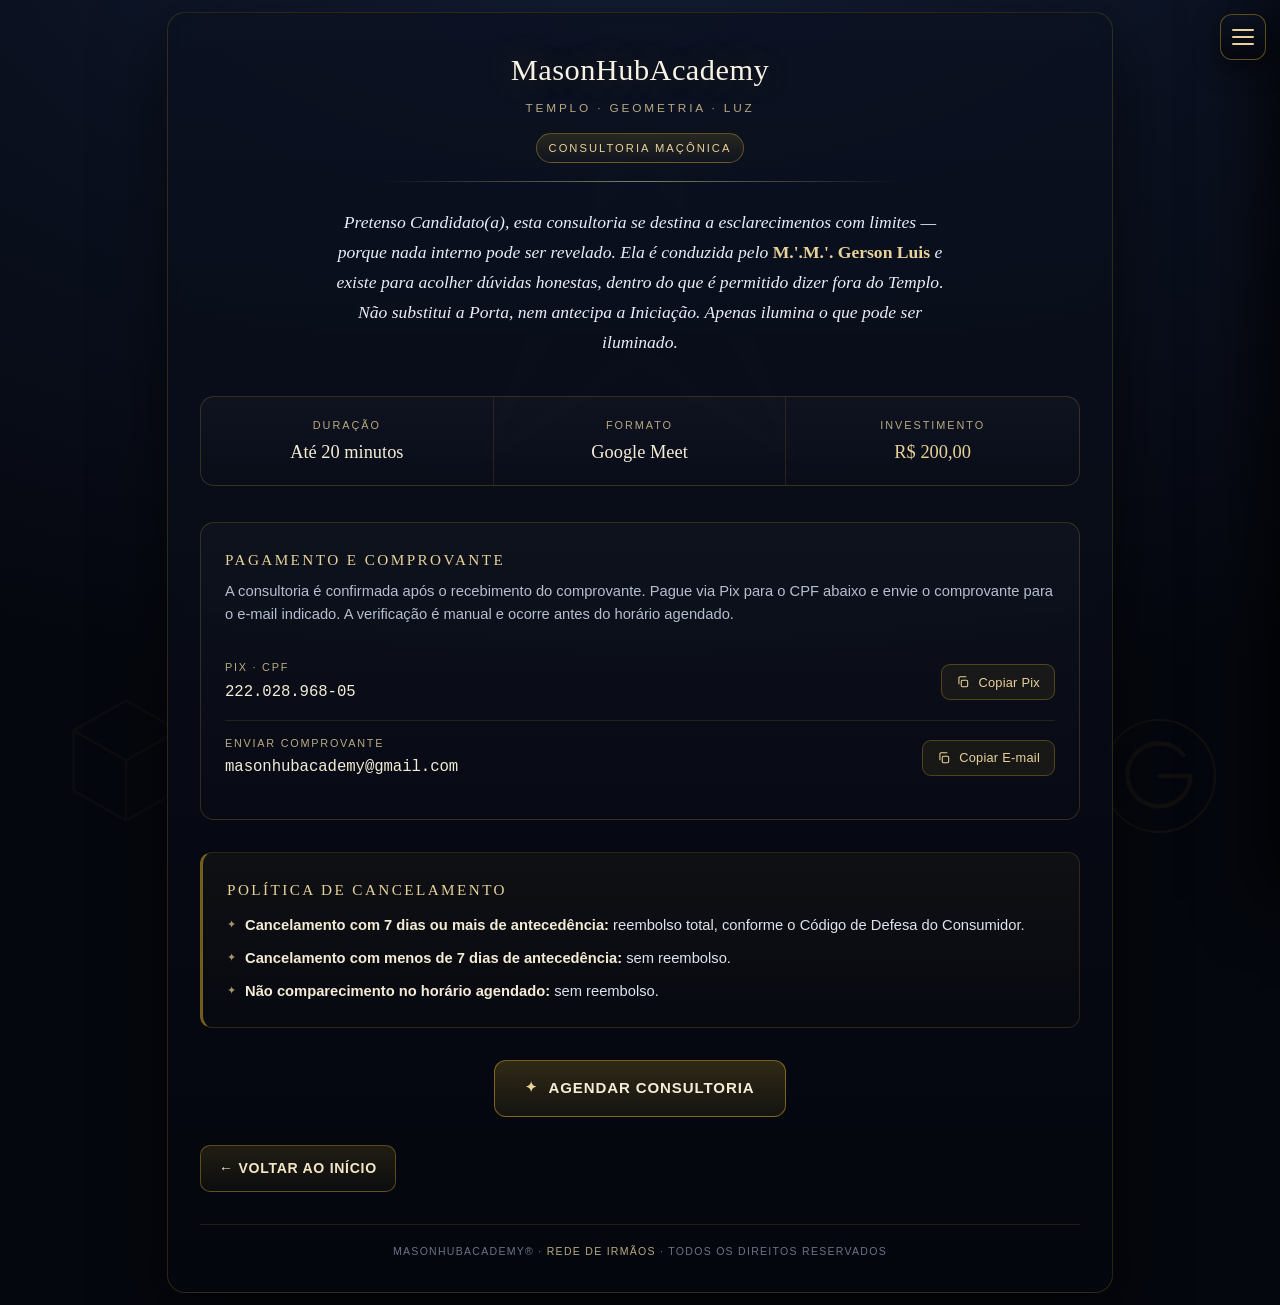
<file: consultoria.html>
<!DOCTYPE html>
<html lang="pt-BR">
<head>
<meta charset="UTF-8">
<meta name="viewport" content="width=device-width, initial-scale=1.0, maximum-scale=1.0, user-scalable=no">
<meta name="color-scheme" content="dark">
<title>Consultoria Maçônica — MasonHubAcademy</title>
<meta name="description" content="Consultoria Maçônica individual, por videoconferência, com o M.'.M.'. Gerson Luis. Até 20 minutos. Para pretensos candidatos que buscam esclarecimentos honestos, dentro do que pode ser dito fora do Templo.">
<meta name="robots" content="index,follow">
<link rel="icon" href="data:image/svg+xml,%3Csvg xmlns='http://www.w3.org/2000/svg' viewBox='0 0 100 100'%3E%3Ctext y='78' font-size='90'%3E%E2%9C%A6%3C/text%3E%3C/svg%3E">
<style>
  html, body { margin: 0; padding: 0; background: #05070e; -webkit-text-size-adjust: 100%; }
  body { padding: clamp(4px, 1.2vw, 12px); font-size: 16px; overflow-x: hidden; }

  #mha-bg {
    position: fixed; inset: 0; z-index: 0; pointer-events: none;
    background: radial-gradient(120% 90% at 50% -10%, #16203a 0%, #0b1120 42%, #05070e 100%);
    overflow: hidden;
  }
  #mha-bg svg { position: absolute; color: #c9a227; filter: drop-shadow(0 0 40px rgba(201,162,39,.15)); }
  #mha-bg .sym-compass { top: 2%; left: 50%; transform: translateX(-50%); width: clamp(260px, 45vw, 520px); height: auto; opacity: 0.05; }
  #mha-bg .sym-ashlar { bottom: 8%; left: 4%; width: clamp(90px, 13vw, 150px); height: auto; opacity: 0.04; }
  #mha-bg .sym-g { bottom: 6%; right: 4%; width: clamp(80px, 12vw, 140px); height: auto; opacity: 0.06; }

  /* PÁGINA */
  #mha-page {
    position: relative; z-index: 1; width: 100%; max-width: 880px; margin: 0 auto;
    padding: clamp(14px, 3vw, 32px); border-radius: clamp(10px, 2.4vw, 18px);
    border: 1px solid rgba(201, 162, 39, .2);
    background: linear-gradient(180deg, rgba(11,17,32,.85), rgba(5,7,14,.92));
    backdrop-filter: blur(6px); -webkit-backdrop-filter: blur(6px);
    color: #e9edf7;
    font-family: -apple-system, BlinkMacSystemFont, "Segoe UI", Roboto, sans-serif;
    line-height: 1.65; box-shadow: 0 24px 70px rgba(0,0,0,.55);
    -webkit-font-smoothing: antialiased;
  }
  #mha-page * { box-sizing: border-box; }
  .mha-head { text-align: center; }
  .mha-brand { margin: 0; font-family: Georgia, serif; font-weight: 400;
    font-size: clamp(1.05rem, 5vw, 1.9rem); letter-spacing: .015em;
    color: #f7f2e4; text-shadow: 0 0 34px rgba(201,162,39,.28); }
  .mha-sub { margin: 4px 0 0; font-size: clamp(.58rem, 2vw, .74rem);
    letter-spacing: .24em; text-transform: uppercase; color: #b9a980; }
  .mha-badge { display: inline-block; margin: clamp(8px,2vw,14px) auto 0; padding: 5px 12px;
    border: 1px solid rgba(201,162,39,.42); border-radius: 999px;
    font-size: clamp(.55rem,1.9vw,.7rem); letter-spacing: .18em; text-transform: uppercase;
    color: #e8d29a; background: linear-gradient(180deg, rgba(201,162,39,.16), rgba(201,162,39,.03)); }
  .mha-light { height: 1px; width: min(100%,520px); margin: clamp(10px,2.2vw,18px) auto 0; background: linear-gradient(90deg, transparent, rgba(232,210,154,.55), transparent); }

  .mha-content { margin-top: clamp(18px,3vw,26px); }

  /* ABERTURA */
  .mha-opening {
    font-family: Georgia, serif; font-style: italic; font-weight: 400;
    font-size: clamp(.98rem, 2.9vw, 1.1rem);
    line-height: 1.7; color: #e9edf7;
    text-align: center;
    max-width: 620px;
    margin: 0 auto clamp(26px,4vw,38px);
  }
  .mha-opening strong { color: #e8d29a; font-style: normal; font-weight: 600; }

  /* PAINEL DE DADOS */
  .mha-panel {
    display: grid; grid-template-columns: 1fr;
    margin: 0 0 clamp(24px,4vw,36px);
    border: 1px solid rgba(201,162,39,.22);
    border-radius: 14px; overflow: hidden;
    background: linear-gradient(180deg, rgba(255,255,255,.028), rgba(255,255,255,.008));
  }
  @media (min-width: 620px) { .mha-panel { grid-template-columns: repeat(3, 1fr); } }
  .mha-panel-item {
    padding: clamp(14px,2.4vw,20px) clamp(14px,2.4vw,18px);
    text-align: center;
    border-bottom: 1px solid rgba(201,162,39,.14);
  }
  .mha-panel-item:last-child { border-bottom: 0; }
  @media (min-width: 620px) {
    .mha-panel-item { border-bottom: 0; border-right: 1px solid rgba(201,162,39,.14); }
    .mha-panel-item:last-child { border-right: 0; }
  }
  .mha-panel-label {
    display: block;
    font-size: clamp(.6rem,1.9vw,.68rem);
    letter-spacing: .18em; text-transform: uppercase;
    color: #b9a980; margin-bottom: 6px;
  }
  .mha-panel-value {
    display: block;
    font-family: Georgia, serif; font-weight: 400;
    font-size: clamp(.98rem, 3vw, 1.15rem);
    color: #f5ecd6; line-height: 1.3;
  }
  .mha-panel-value--gold { color: #e8d29a; }

  /* PAGAMENTO */
  .mha-pay {
    margin-bottom: clamp(22px,3.6vw,32px);
    padding: clamp(18px,2.8vw,24px);
    border: 1px solid rgba(201,162,39,.22);
    border-radius: 14px;
    background: linear-gradient(180deg, rgba(255,255,255,.028), rgba(255,255,255,.008));
  }
  .mha-pay-title {
    margin: 0 0 8px; font-family: Georgia, serif; font-weight: 400;
    font-size: clamp(.85rem, 2.4vw, .95rem);
    color: #e8d29a;
    letter-spacing: .16em; text-transform: uppercase;
  }
  .mha-pay-intro {
    margin: 0 0 clamp(14px,2.4vw,18px);
    font-size: clamp(.82rem, 2.4vw, .92rem);
    color: #b6bed0; line-height: 1.6;
  }
  .mha-pay-row {
    display: flex; align-items: center; justify-content: space-between;
    gap: 12px;
    padding: 14px 0;
  }
  .mha-pay-row + .mha-pay-row { border-top: 1px solid rgba(201,162,39,.14); }
  .mha-pay-info { flex: 1 1 auto; min-width: 0; }
  .mha-pay-label {
    display: block;
    font-size: clamp(.6rem,1.9vw,.68rem);
    letter-spacing: .16em; text-transform: uppercase;
    color: #b9a980; margin-bottom: 3px;
  }
  .mha-pay-value {
    display: block;
    font-family: ui-monospace, "SF Mono", Menlo, Consolas, monospace;
    font-size: clamp(.86rem, 2.6vw, .98rem);
    color: #f5ecd6;
    letter-spacing: -.005em;
    overflow: hidden; text-overflow: ellipsis; white-space: nowrap;
  }

  /* BOTÃO DE COPIAR */
  .mha-copy-btn {
    flex: 0 0 auto;
    height: 36px; padding: 0 14px;
    display: inline-flex; align-items: center; justify-content: center;
    gap: 8px;
    border-radius: 9px;
    border: 1px solid rgba(201,162,39,.32);
    background: rgba(201,162,39,.08);
    color: #e8d29a;
    cursor: pointer;
    font: inherit;
    font-size: .8rem; font-weight: 500;
    letter-spacing: .02em;
    transition: background .15s, border-color .15s, color .15s, transform .1s;
    -webkit-tap-highlight-color: transparent;
  }
  .mha-copy-btn:hover { background: rgba(201,162,39,.20); border-color: rgba(232,210,154,.6); color: #fff; }
  .mha-copy-btn:active { transform: scale(.96); }
  .mha-copy-btn:focus-visible { outline: 2px solid #e8d29a; outline-offset: 2px; }
  .mha-copy-btn.is-copied { background: rgba(90,180,90,.22); border-color: rgba(130,220,130,.65); color: #d8ffd8; }
  .mha-copy-btn svg { width: 14px; height: 14px; stroke-width: 1.8; flex: 0 0 auto; }

  /* POLÍTICA DE CANCELAMENTO */
  .mha-policy {
    margin-bottom: clamp(22px,3.6vw,32px);
    padding: clamp(18px,2.8vw,24px);
    border: 1px solid rgba(201,162,39,.18);
    border-left: 3px solid rgba(201,162,39,.55);
    border-radius: 12px;
    background: linear-gradient(180deg, rgba(201,162,39,.05), rgba(201,162,39,.01));
  }
  .mha-policy-title {
    margin: 0 0 12px;
    font-family: Georgia, serif; font-weight: 400;
    font-size: clamp(.85rem, 2.4vw, .95rem);
    color: #e8d29a;
    letter-spacing: .16em; text-transform: uppercase;
  }
  .mha-policy-list {
    margin: 0; padding: 0; list-style: none;
    display: flex; flex-direction: column; gap: 10px;
  }
  .mha-policy-list li {
    position: relative;
    padding-left: 18px;
    font-size: clamp(.82rem, 2.4vw, .92rem);
    color: #dde3f0; line-height: 1.55;
  }
  .mha-policy-list li::before {
    content: "✦";
    position: absolute; left: 0; top: 0;
    color: rgba(232,210,154,.7);
    font-size: .78em; line-height: 1.9;
  }
  .mha-policy-list strong { color: #f5ecd6; font-weight: 600; }

  /* BOTÃO CTA */
  .mha-cta-wrap {
    margin-top: clamp(20px,3.5vw,32px);
    text-align: center;
  }
  .mha-cta {
    display: inline-flex; align-items: center; gap: 10px;
    padding: 15px 30px; border-radius: 12px;
    border: 1px solid rgba(201,162,39,.55);
    background: linear-gradient(180deg, rgba(201,162,39,.22), rgba(201,162,39,.08));
    color: #f5ecd6; text-decoration: none;
    font-size: clamp(.82rem, 2.5vw, .94rem);
    font-weight: 600; letter-spacing: .06em; text-transform: uppercase;
    transition: transform .12s, background .18s, border-color .18s;
    -webkit-tap-highlight-color: transparent;
  }
  .mha-cta:hover {
    background: linear-gradient(180deg, rgba(201,162,39,.34), rgba(201,162,39,.14));
    border-color: rgba(232,210,154,.8); color: #fff;
  }
  .mha-cta:active { transform: scale(.98); }
  .mha-cta:focus-visible { outline: 2px solid #e8d29a; outline-offset: 3px; }
  .mha-cta::before { content: "✦"; font-size: .9em; color: #e8d29a; }

  /* TOAST */
  .mha-toast {
    position: fixed; bottom: 24px; left: 50%; transform: translateX(-50%) translateY(20px);
    z-index: 2000; padding: 11px 18px; border-radius: 10px;
    background: linear-gradient(180deg, rgba(20,28,48,.96), rgba(10,14,26,.96));
    border: 1px solid rgba(232,210,154,.5);
    color: #f5ecd6;
    font-size: .86rem; letter-spacing: .03em;
    box-shadow: 0 12px 40px rgba(0,0,0,.55), 0 0 20px rgba(232,210,154,.15);
    opacity: 0; pointer-events: none;
    transition: opacity .25s, transform .25s;
  }
  .mha-toast.is-show { opacity: 1; transform: translateX(-50%) translateY(0); }

  /* VOLTAR / RODAPÉ */
  .mha-back { display: inline-flex; align-items: center; gap: 6px;
    margin-top: clamp(20px,3vw,28px); padding: 11px 18px; border-radius: 10px;
    border: 1px solid rgba(201,162,39,.4);
    background: linear-gradient(180deg, rgba(201,162,39,.14), rgba(201,162,39,.04));
    color: #f2e6c6; text-decoration: none;
    font-size: clamp(.78rem,2.4vw,.88rem); font-weight: 600;
    letter-spacing: .05em; text-transform: uppercase;
    -webkit-tap-highlight-color: transparent; }
  .mha-back:hover { background: linear-gradient(180deg, rgba(201,162,39,.26), rgba(201,162,39,.10));
    border-color: rgba(232,210,154,.7); color: #fff; }
  .mha-foot { margin-top: clamp(20px,4vw,32px); padding-top: clamp(12px,2vw,18px);
    border-top: 1px solid rgba(201,162,39,.14); text-align: center;
    font-size: clamp(.58rem,1.8vw,.66rem); letter-spacing: .12em;
    text-transform: uppercase; color: rgba(154,166,191,.68); }
  .mha-foot a { color: #b9a980; text-decoration: none; }
  .mha-foot a:hover { color: #e8d29a; text-decoration: underline; text-underline-offset: 2px; }

  @media (prefers-reduced-motion: reduce) {
    .mha-toast, .mha-copy-btn, .mha-cta { animation: none; transition: none; }
  }
  @media (max-width: 400px) {
    .mha-brand { font-size: clamp(.92rem, 5vw, 1.4rem); }
    .mha-sub { font-size: .56rem; letter-spacing: .18em; }
    .mha-badge { font-size: .52rem; padding: 4px 10px; letter-spacing: .14em; }
    .mha-copy-btn { height: 34px; padding: 0 11px; font-size: .76rem; gap: 6px; }
    .mha-pay-row { flex-wrap: wrap; }
  }
</style>
<link rel="stylesheet" href="/menu.css">
</head>
<body>

<div id="mha-bg" aria-hidden="true">
  <svg class="sym-compass" viewBox="0 0 200 200" fill="none" stroke="currentColor" stroke-width="2.5" stroke-linecap="round" stroke-linejoin="round">
    <circle cx="100" cy="30" r="7"/>
    <path d="M100 37 L40 170"/>
    <path d="M100 37 L160 170"/>
    <path d="M40 170 L100 130 L160 170"/>
  </svg>
  <svg class="sym-ashlar" viewBox="0 0 200 200" fill="none" stroke="currentColor" stroke-width="3" stroke-linejoin="round">
    <path d="M30 70 L100 30 L170 70 L170 150 L100 190 L30 150 Z"/>
    <path d="M30 70 L100 110 L170 70"/>
    <path d="M100 110 L100 190"/>
  </svg>
  <svg class="sym-g" viewBox="0 0 200 200" fill="none" stroke="currentColor" stroke-width="6" stroke-linecap="round" stroke-linejoin="round">
    <circle cx="100" cy="100" r="80" stroke-width="3"/>
    <path d="M135 70 A 45 45 0 1 0 145 100 L100 100"/>
  </svg>
</div>

<div id="mha-menu-root"></div>

<article id="mha-page">
  <header class="mha-head">
    <h1 class="mha-brand">MasonHubAcademy</h1>
    <p class="mha-sub">Templo · Geometria · Luz</p>
    <div class="mha-badge">Consultoria Maçônica</div>
    <div class="mha-light" aria-hidden="true"></div>
  </header>

  <main class="mha-content">
    <p class="mha-opening">
      Pretenso Candidato(a), esta consultoria se destina a esclarecimentos com limites — porque nada interno pode ser revelado. Ela é conduzida pelo <strong>M.'.M.'. Gerson Luis</strong> e existe para acolher dúvidas honestas, dentro do que é permitido dizer fora do Templo. Não substitui a Porta, nem antecipa a Iniciação. Apenas ilumina o que pode ser iluminado.
    </p>

    <div class="mha-panel">
      <div class="mha-panel-item">
        <span class="mha-panel-label">Duração</span>
        <span class="mha-panel-value">Até 20 minutos</span>
      </div>
      <div class="mha-panel-item">
        <span class="mha-panel-label">Formato</span>
        <span class="mha-panel-value">Google Meet</span>
      </div>
      <div class="mha-panel-item">
        <span class="mha-panel-label">Investimento</span>
        <span class="mha-panel-value mha-panel-value--gold">R$ 200,00</span>
      </div>
    </div>

    <div class="mha-pay">
      <h2 class="mha-pay-title">Pagamento e comprovante</h2>
      <p class="mha-pay-intro">
        A consultoria é confirmada após o recebimento do comprovante. Pague via Pix para o CPF abaixo e envie o comprovante para o e-mail indicado. A verificação é manual e ocorre antes do horário agendado.
      </p>

      <div class="mha-pay-row">
        <div class="mha-pay-info">
          <span class="mha-pay-label">Pix · CPF</span>
          <span class="mha-pay-value" id="mha-pix-value">222.028.968-05</span>
        </div>
        <button type="button" class="mha-copy-btn" data-copy="222.028.968-05" aria-label="Copiar CPF do Pix">
          <svg viewBox="0 0 24 24" fill="none" stroke="currentColor" stroke-linecap="round" stroke-linejoin="round" aria-hidden="true"><rect x="9" y="9" width="11" height="11" rx="2"/><path d="M5 15V5a2 2 0 0 1 2-2h10"/></svg>
          <span>Copiar Pix</span>
        </button>
      </div>

      <div class="mha-pay-row">
        <div class="mha-pay-info">
          <span class="mha-pay-label">Enviar comprovante</span>
          <span class="mha-pay-value" id="mha-email-value">masonhubacademy@gmail.com</span>
        </div>
        <button type="button" class="mha-copy-btn" data-copy="masonhubacademy@gmail.com" aria-label="Copiar e-mail">
          <svg viewBox="0 0 24 24" fill="none" stroke="currentColor" stroke-linecap="round" stroke-linejoin="round" aria-hidden="true"><rect x="9" y="9" width="11" height="11" rx="2"/><path d="M5 15V5a2 2 0 0 1 2-2h10"/></svg>
          <span>Copiar E-mail</span>
        </button>
      </div>
    </div>

    <section class="mha-policy" aria-labelledby="mha-policy-title">
      <h2 id="mha-policy-title" class="mha-policy-title">Política de Cancelamento</h2>
      <ul class="mha-policy-list">
        <li><strong>Cancelamento com 7 dias ou mais de antecedência:</strong> reembolso total, conforme o Código de Defesa do Consumidor.</li>
        <li><strong>Cancelamento com menos de 7 dias de antecedência:</strong> sem reembolso.</li>
        <li><strong>Não comparecimento no horário agendado:</strong> sem reembolso.</li>
      </ul>
    </section>

    <div class="mha-cta-wrap">
      <a class="mha-cta" href="https://calendar.app.google/3mHMBQX3uuvuwyuz6" target="_blank" rel="noopener noreferrer">Agendar consultoria</a>
    </div>
  </main>

  <a href="/" class="mha-back">← Voltar ao início</a>

  <footer class="mha-foot">
    MasonHubAcademy® · <a href="/parceiros.html">Rede de Irmãos</a> · Todos os direitos reservados
  </footer>
</article>

<div id="mha-toast" class="mha-toast" role="status" aria-live="polite">Copiado</div>

<script>
(function () {
  'use strict';

  /* =========================================================
     TOAST
     ========================================================= */
  var toastEl = document.getElementById('mha-toast');
  var toastTimer = null;
  function showToast(msg) {
    if (!toastEl) return;
    toastEl.textContent = msg || 'Copiado';
    toastEl.classList.add('is-show');
    if (toastTimer) clearTimeout(toastTimer);
    toastTimer = setTimeout(function () {
      toastEl.classList.remove('is-show');
    }, 2000);
  }

  /* =========================================================
     COPIAR PARA A ÁREA DE TRANSFERÊNCIA
     ========================================================= */
  function copyText(text, onDone) {
    if (navigator.clipboard && navigator.clipboard.writeText) {
      navigator.clipboard.writeText(text).then(function(){ onDone(true); }, function(){ fallbackCopy(text, onDone); });
    } else {
      fallbackCopy(text, onDone);
    }
  }
  function fallbackCopy(text, onDone) {
    try {
      var ta = document.createElement('textarea');
      ta.value = text;
      ta.style.position = 'fixed';
      ta.style.opacity = '0';
      document.body.appendChild(ta);
      ta.select();
      var ok = document.execCommand('copy');
      document.body.removeChild(ta);
      onDone(!!ok);
    } catch (e) {
      onDone(false);
    }
  }

  var ICON_CHECK = '<svg viewBox="0 0 24 24" fill="none" stroke="currentColor" stroke-linecap="round" stroke-linejoin="round" aria-hidden="true"><path d="M4 12l5 5L20 6"/></svg>';

  /* =========================================================
     BOTÕES DE COPIAR (Pix, E-mail)
     ========================================================= */
  document.querySelectorAll('.mha-copy-btn[data-copy]').forEach(function (btn) {
    btn.addEventListener('click', function () {
      var text = btn.getAttribute('data-copy') || '';
      if (!text) return;
      copyText(text, function (ok) {
        if (!ok) { showToast('Não foi possível copiar'); return; }
        var original = btn.innerHTML;
        btn.classList.add('is-copied');
        btn.innerHTML = ICON_CHECK + '<span>Copiado</span>';
        showToast('Copiado');
        setTimeout(function () {
          btn.classList.remove('is-copied');
          btn.innerHTML = original;
        }, 1800);
      });
    });
  });
})();
</script>
<script src="/menu.js" defer></script>
</body>
</html>
</file>
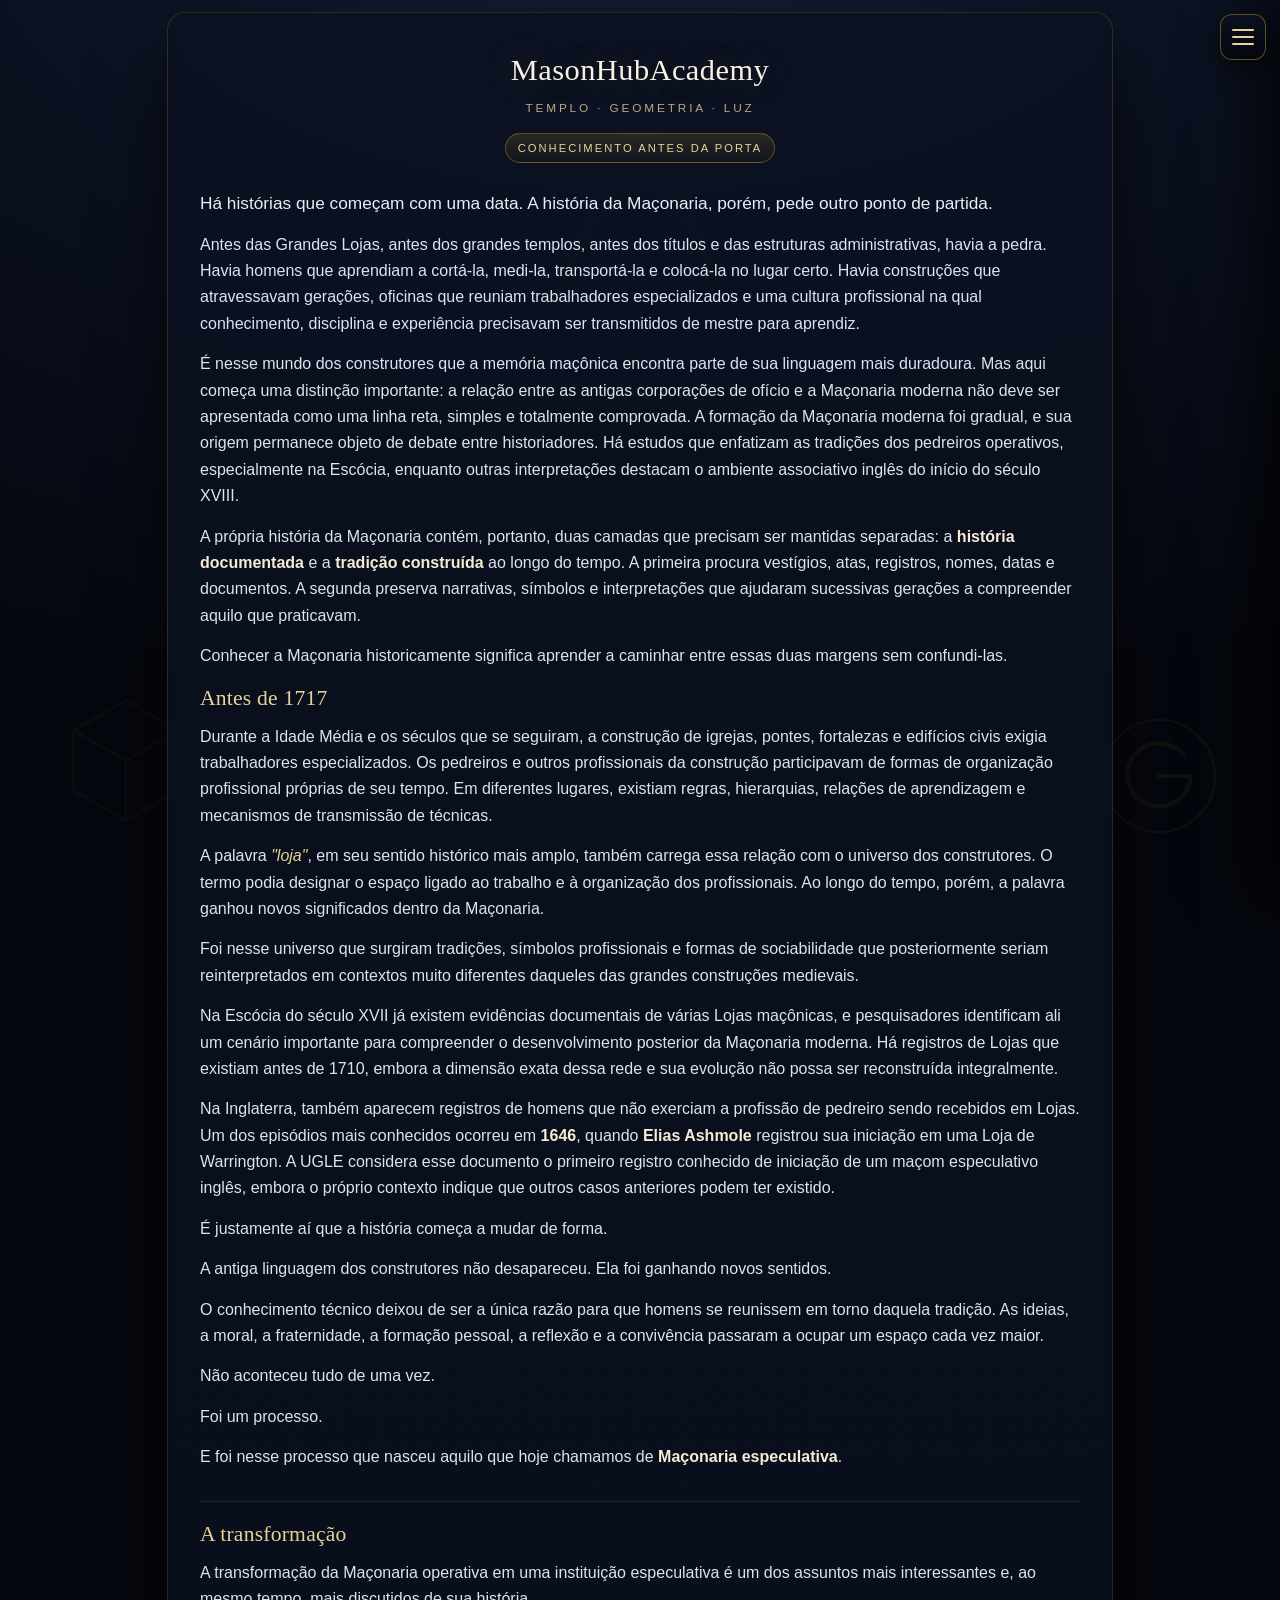
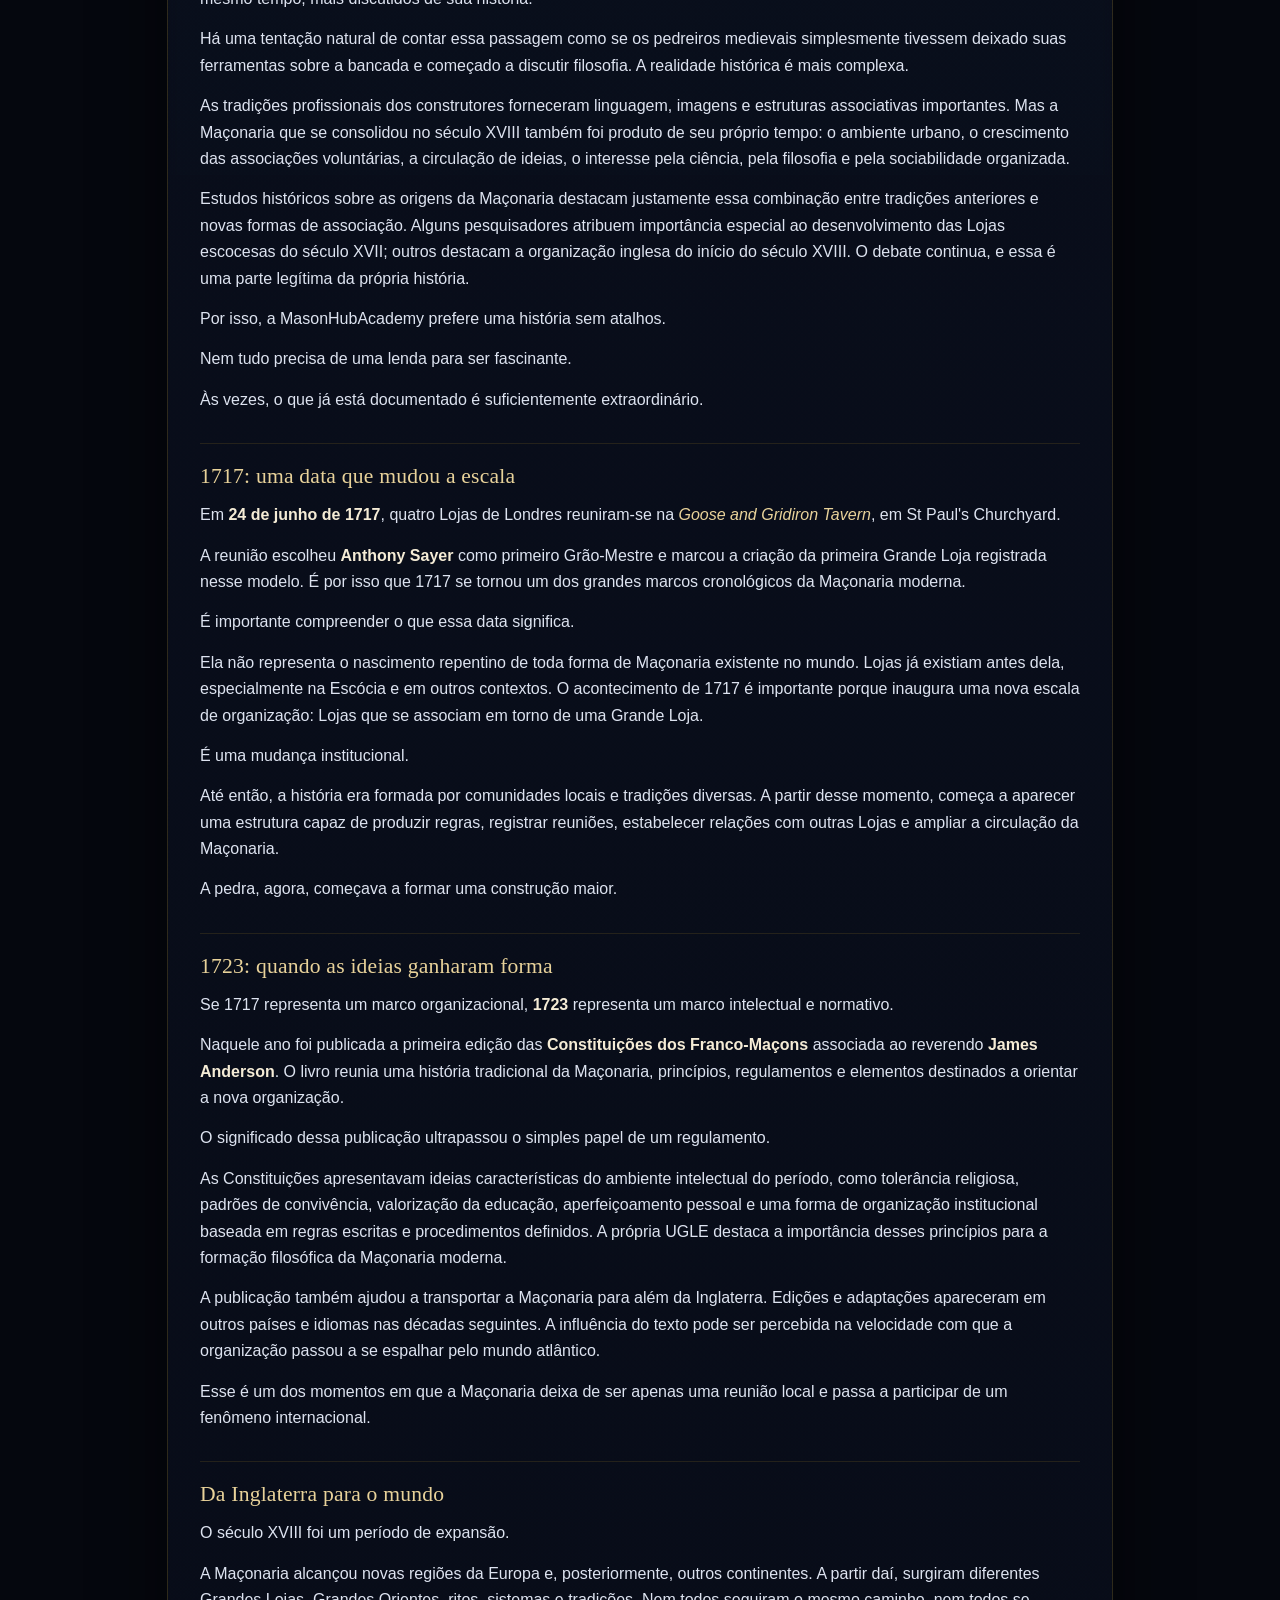
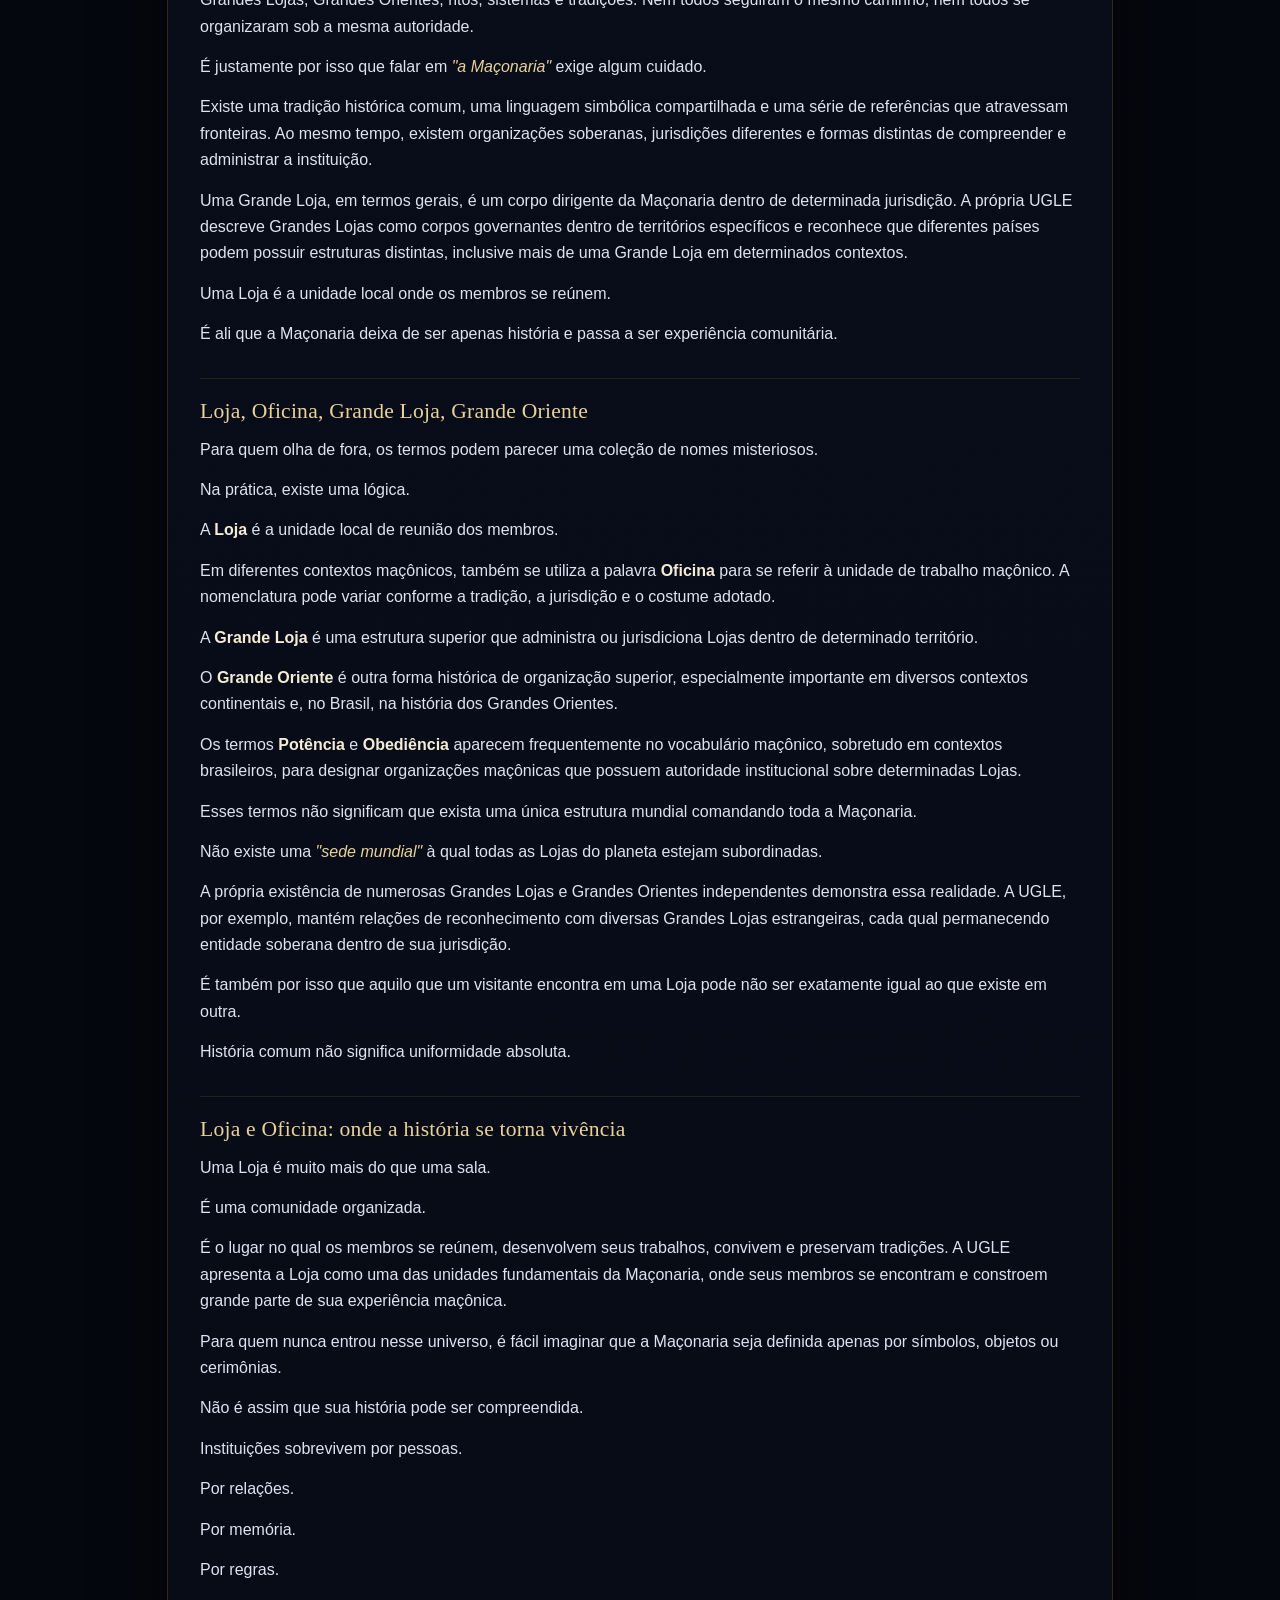
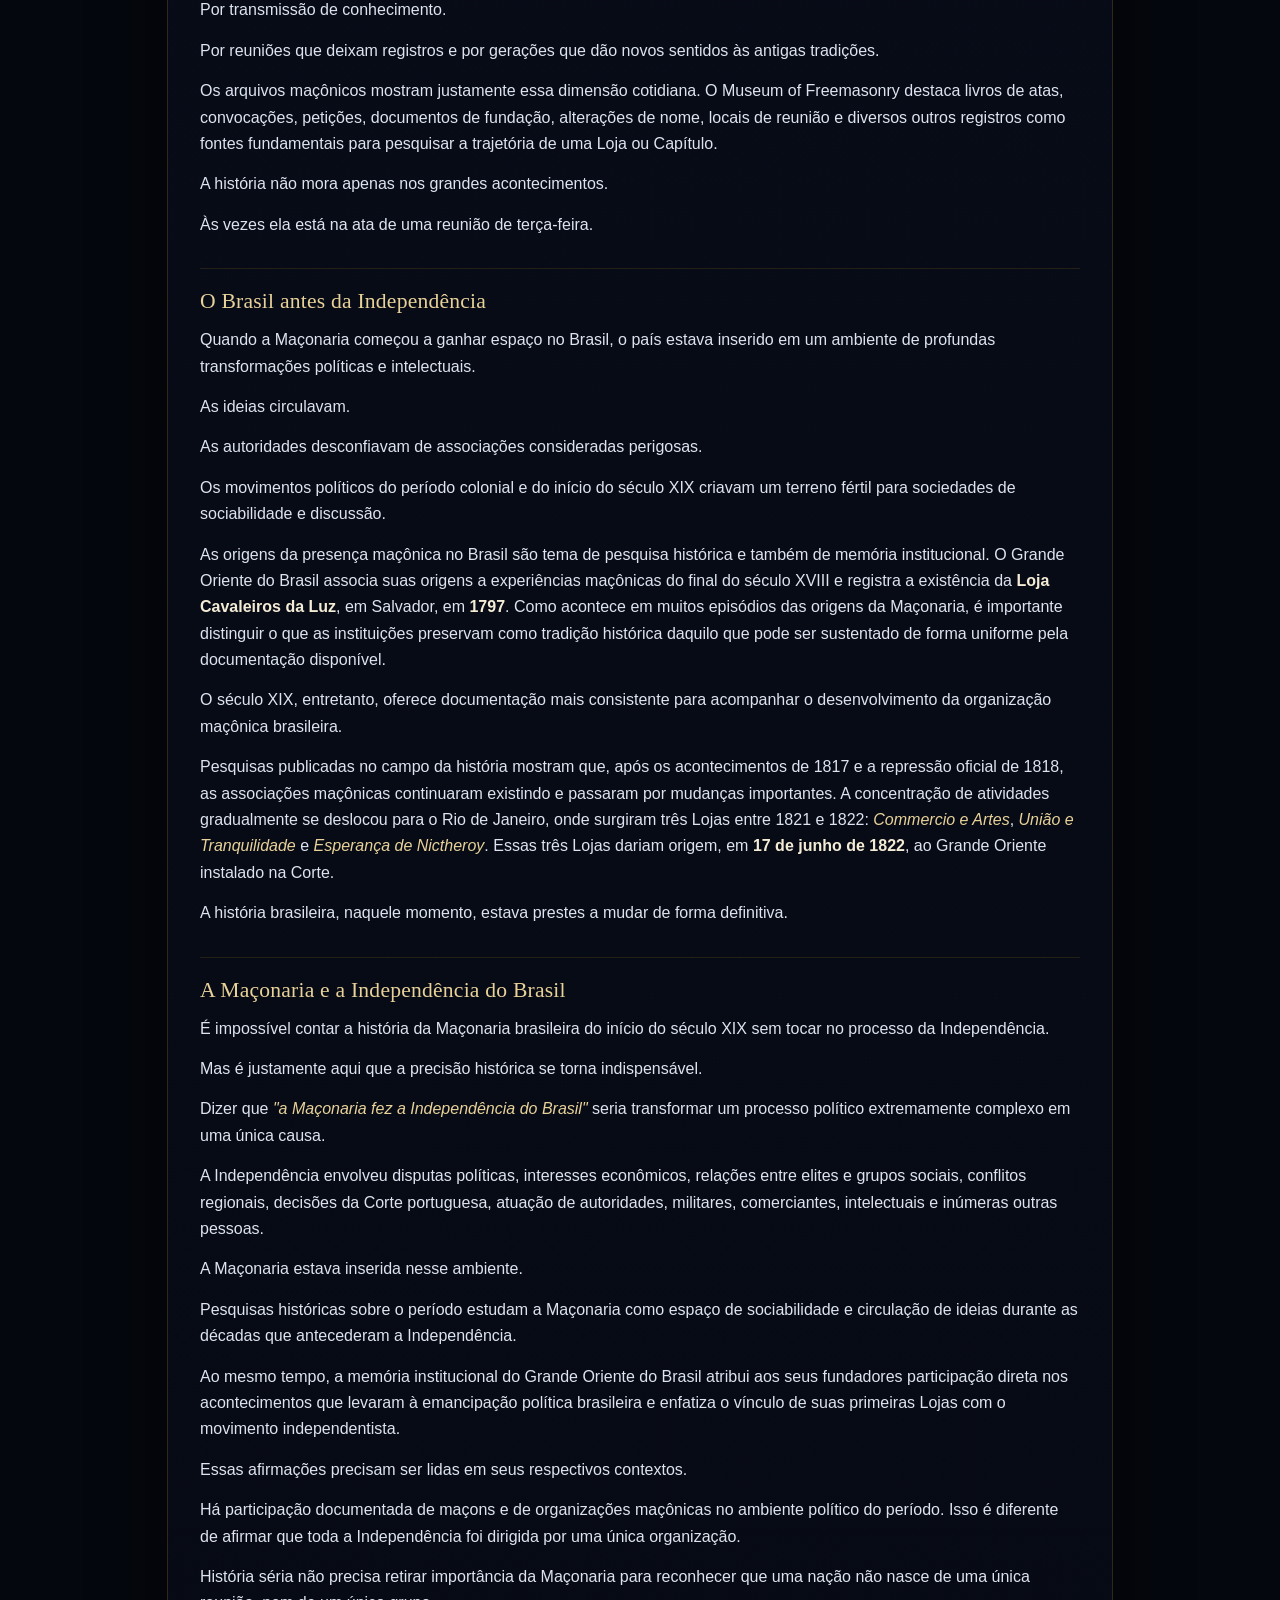
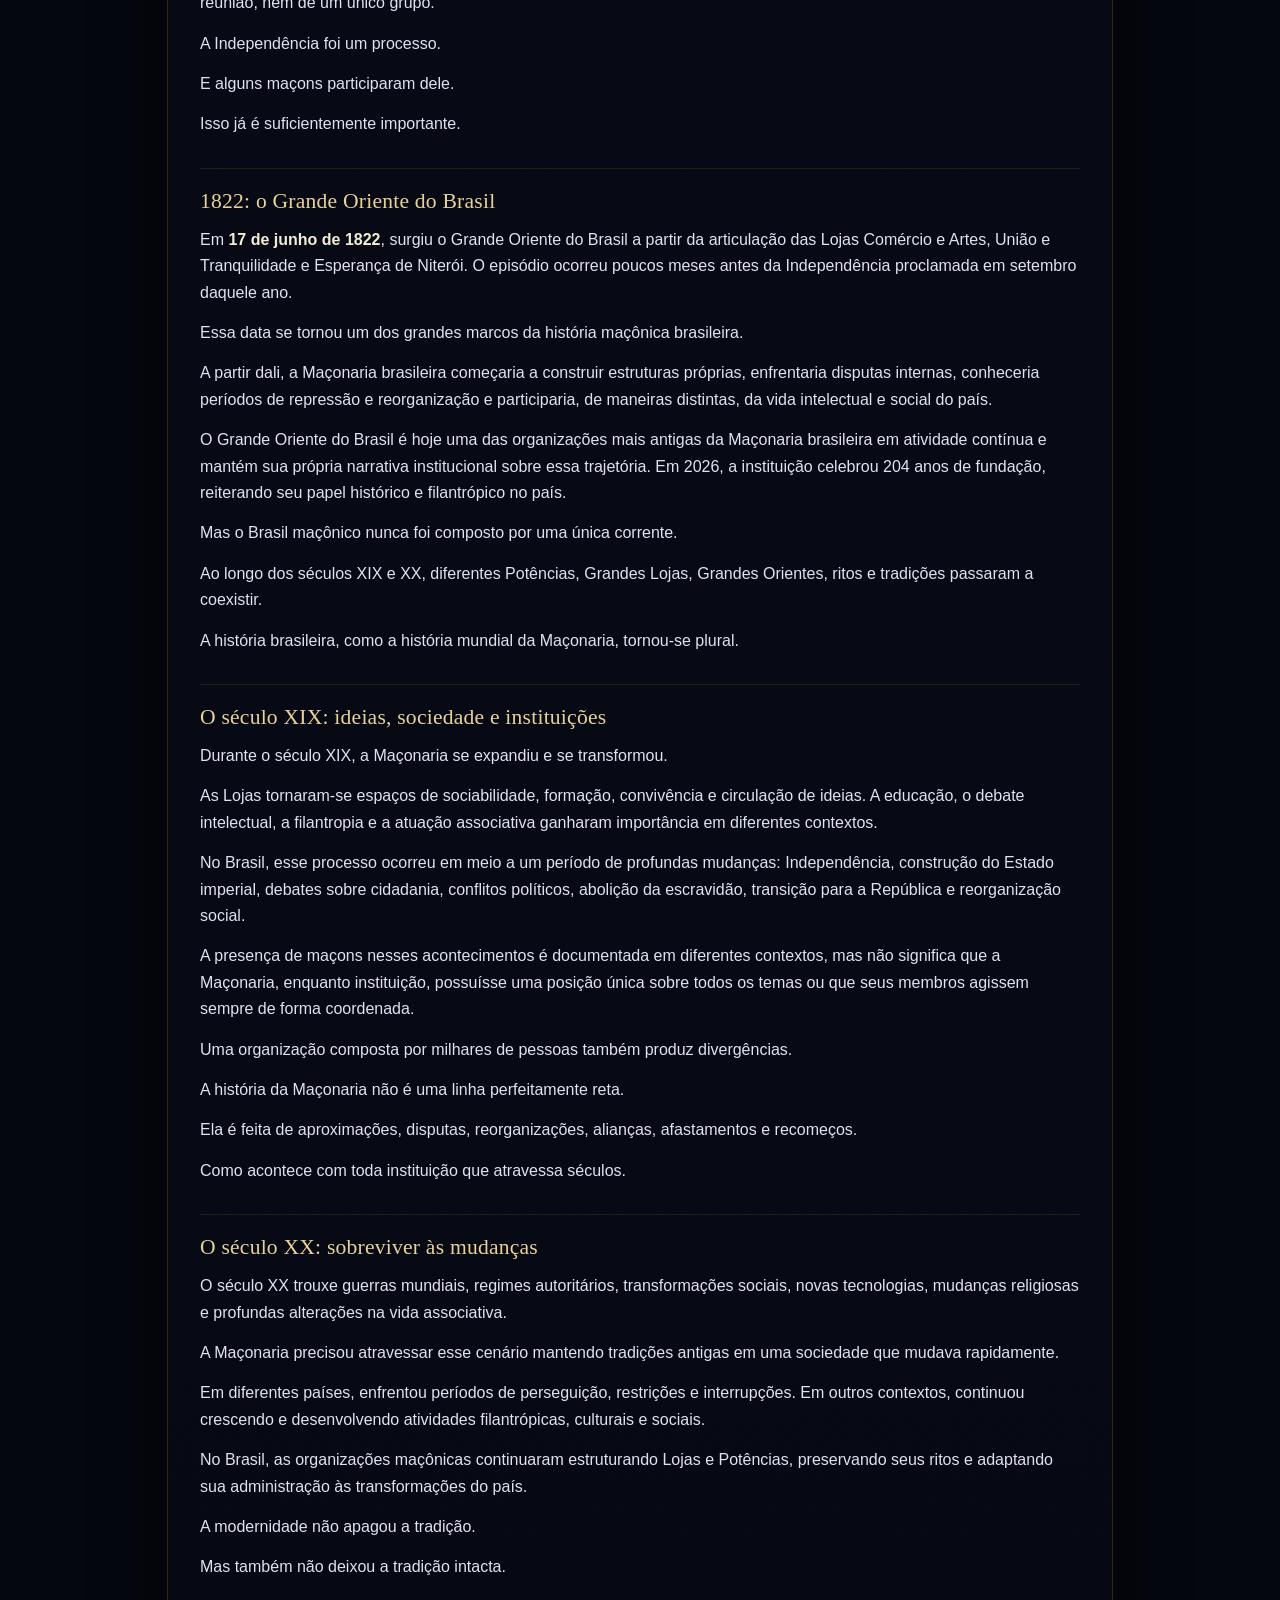
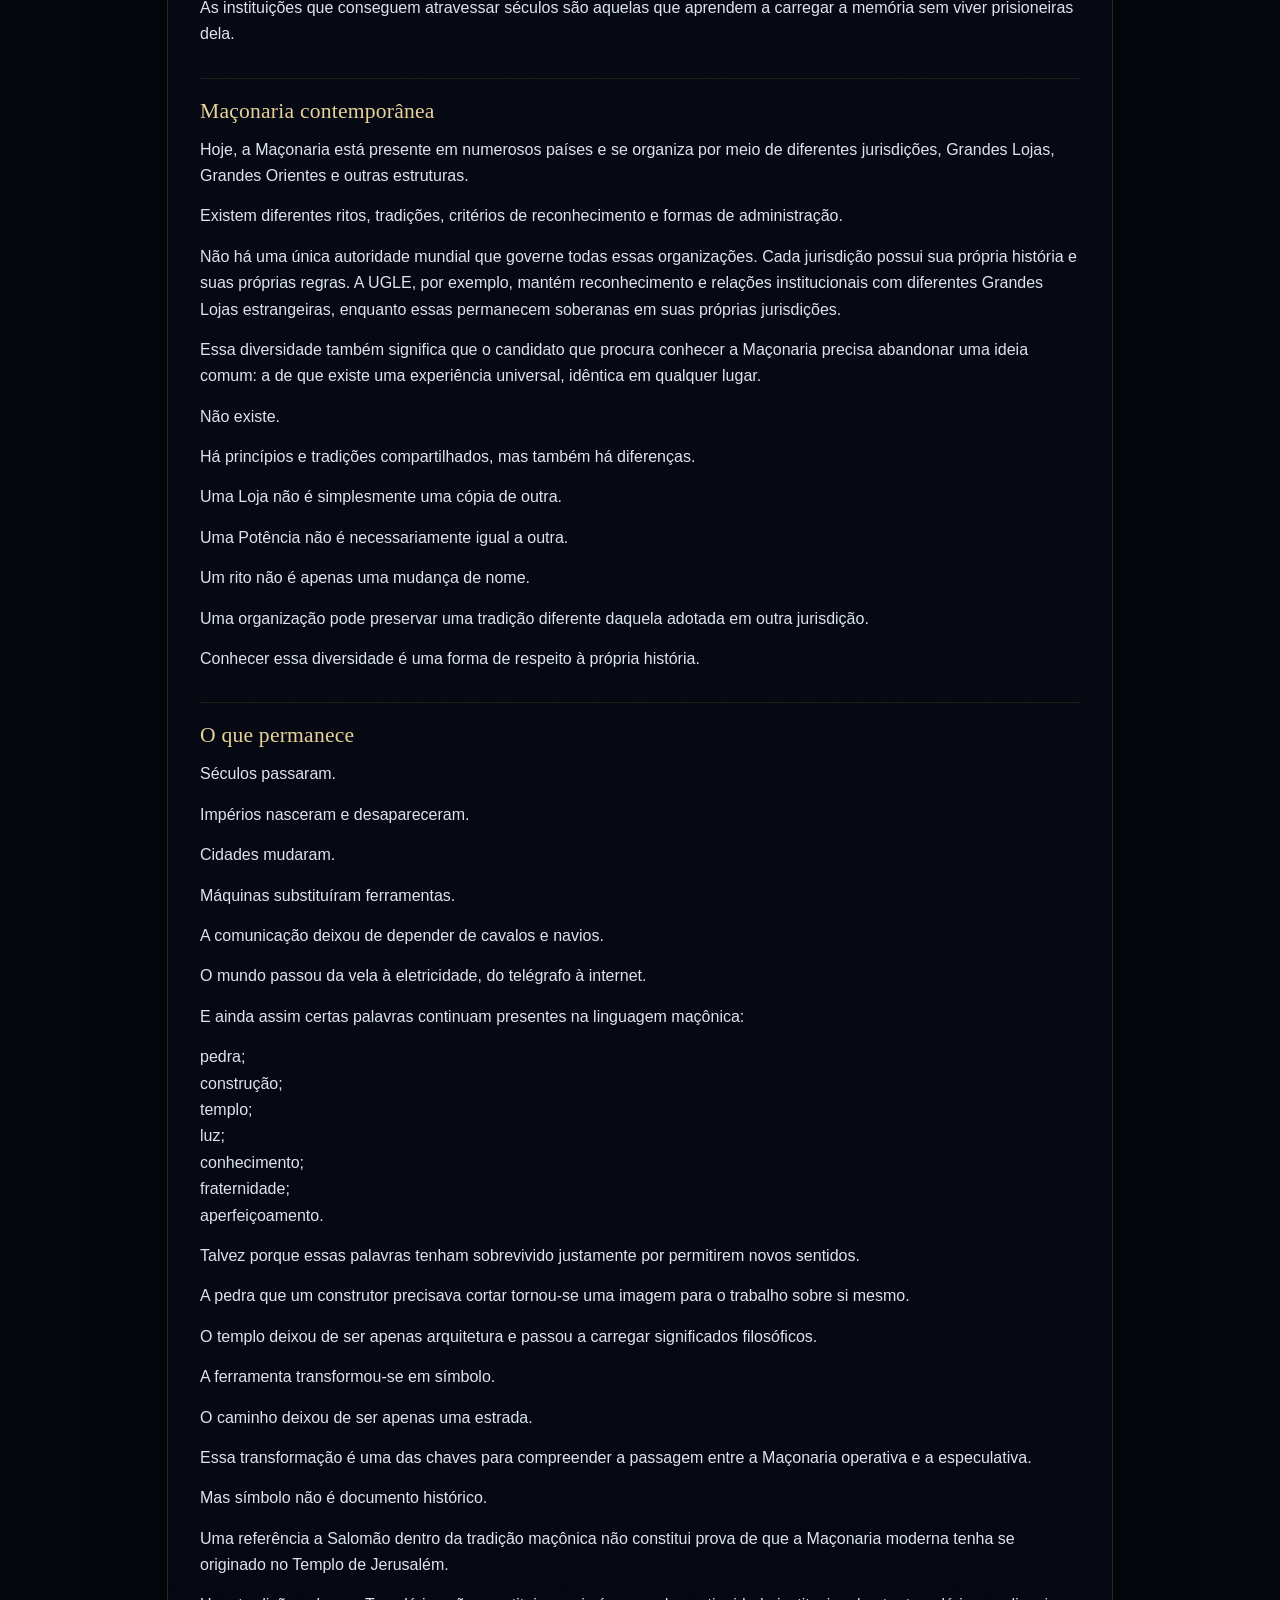
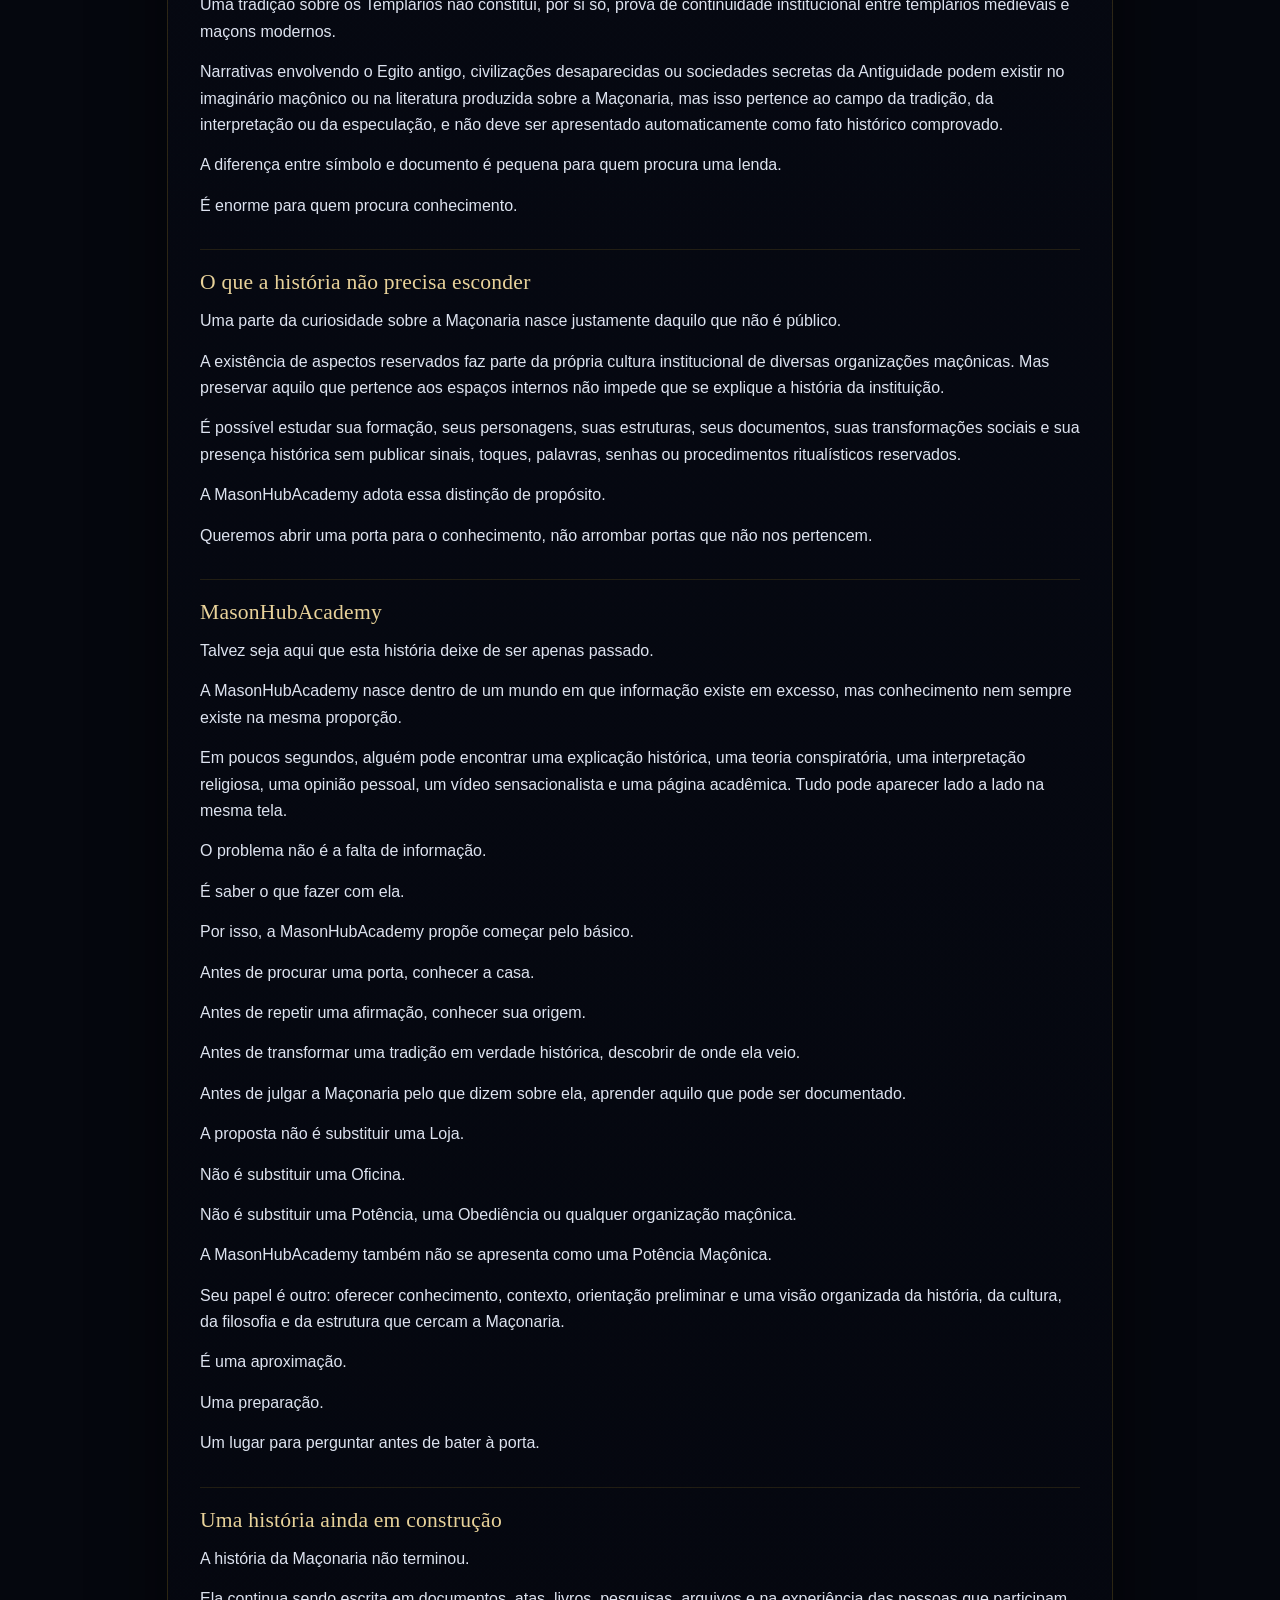
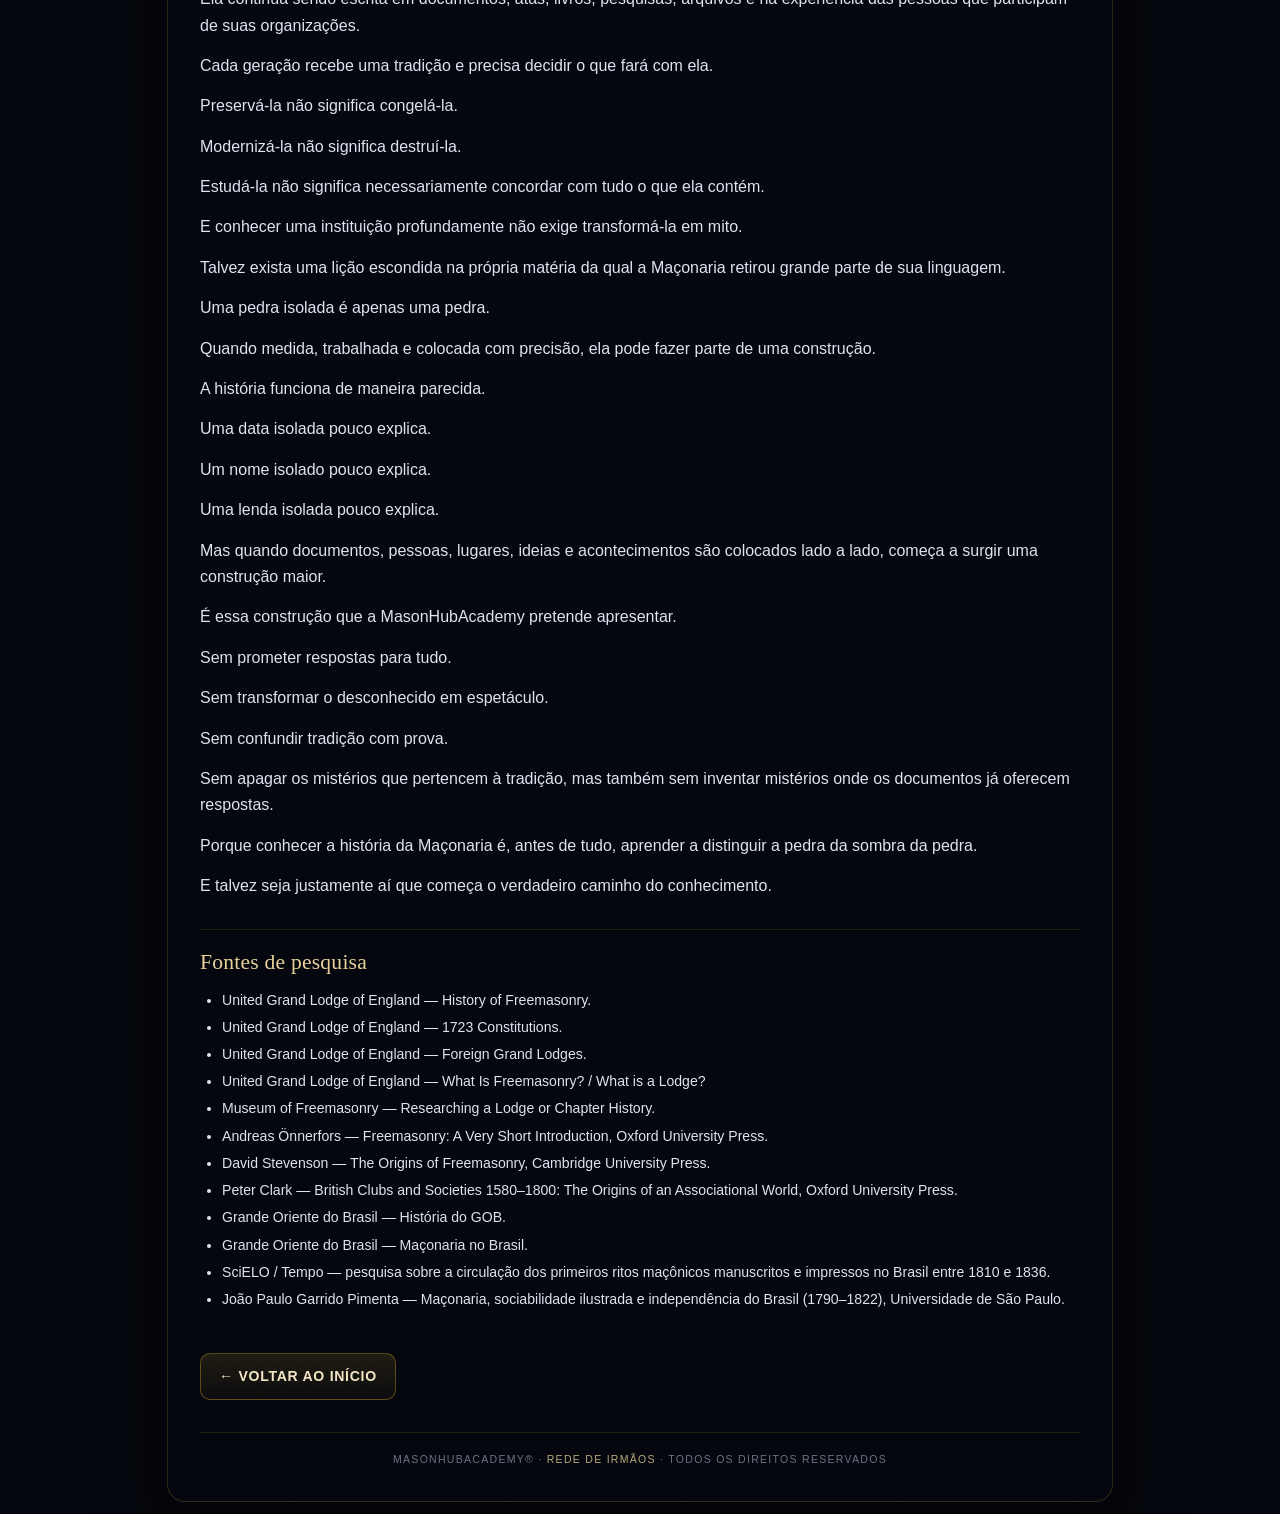
<file: historia-da-maconaria.html>
<!DOCTYPE html>
<html lang="pt-BR">
<head>
<meta charset="UTF-8">
<meta name="viewport" content="width=device-width, initial-scale=1.0, maximum-scale=1.0, user-scalable=no">
<meta name="color-scheme" content="dark">
<title>História da Maçonaria — MasonHubAcademy</title>
<meta name="description" content="A história documentada da Maçonaria, de suas raízes nos construtores medievais à fundação da primeira Grande Loja em 1717, e sua trajetória no Brasil.">
<meta name="robots" content="index,follow">
<link rel="icon" href="data:image/svg+xml,%3Csvg xmlns='http://www.w3.org/2000/svg' viewBox='0 0 100 100'%3E%3Ctext y='78' font-size='90'%3E%E2%9C%A6%3C/text%3E%3C/svg%3E">
<style>
  html, body { margin: 0; padding: 0; background: #05070e; -webkit-text-size-adjust: 100%; }
  body { padding: clamp(4px, 1.2vw, 12px); font-size: 16px; overflow-x: hidden; }
  #mha-bg {
    position: fixed; inset: 0; z-index: 0; pointer-events: none;
    background: radial-gradient(120% 90% at 50% -10%, #16203a 0%, #0b1120 42%, #05070e 100%);
    overflow: hidden;
  }
  #mha-bg svg { position: absolute; color: #c9a227; filter: drop-shadow(0 0 40px rgba(201,162,39,.15)); }
  #mha-bg .sym-compass { top: 2%; left: 50%; transform: translateX(-50%); width: clamp(260px, 45vw, 520px); height: auto; opacity: 0.05; }
  #mha-bg .sym-ashlar { bottom: 8%; left: 4%; width: clamp(90px, 13vw, 150px); height: auto; opacity: 0.04; }
  #mha-bg .sym-g { bottom: 6%; right: 4%; width: clamp(80px, 12vw, 140px); height: auto; opacity: 0.06; }

  #mha-page {
    position: relative; z-index: 1; width: 100%; max-width: 880px; margin: 0 auto;
    padding: clamp(14px, 3vw, 32px); border-radius: clamp(10px, 2.4vw, 18px);
    border: 1px solid rgba(201, 162, 39, .2);
    background: linear-gradient(180deg, rgba(11,17,32,.85), rgba(5,7,14,.92));
    backdrop-filter: blur(6px); -webkit-backdrop-filter: blur(6px);
    color: #e9edf7;
    font-family: -apple-system, BlinkMacSystemFont, "Segoe UI", Roboto, sans-serif;
    line-height: 1.65; box-shadow: 0 24px 70px rgba(0,0,0,.55);
    -webkit-font-smoothing: antialiased;
  }
  #mha-page * { box-sizing: border-box; }
  .mha-head { text-align: center; }
  .mha-brand { margin: 0; font-family: Georgia, serif; font-weight: 400;
    font-size: clamp(1.05rem, 5vw, 1.9rem); letter-spacing: .015em;
    color: #f7f2e4; text-shadow: 0 0 34px rgba(201,162,39,.28); }
  .mha-sub { margin: 4px 0 0; font-size: clamp(.58rem, 2vw, .74rem);
    letter-spacing: .24em; text-transform: uppercase; color: #b9a980; }
  .mha-badge { display: inline-block; margin: clamp(8px,2vw,14px) auto 0; padding: 5px 12px;
    border: 1px solid rgba(201,162,39,.42); border-radius: 999px;
    font-size: clamp(.55rem,1.9vw,.7rem); letter-spacing: .18em; text-transform: uppercase;
    color: #e8d29a; background: linear-gradient(180deg, rgba(201,162,39,.16), rgba(201,162,39,.03)); }
  .mha-content { font-size: clamp(.92rem, 2.7vw, 1rem); margin-top: clamp(18px,3vw,26px); }
  .mha-content > p:first-of-type { font-size: clamp(1rem, 3vw, 1.08rem); color: #e9edf7; }
  .mha-content h2 { font-family: Georgia, serif; font-weight: 400;
    font-size: clamp(1.05rem, 3.4vw, 1.35rem); line-height: 1.3;
    color: #e8d29a; margin: clamp(22px,3.6vw,30px) 0 clamp(8px,1.6vw,12px);
    padding-top: clamp(12px,2vw,18px);
    border-top: 1px solid rgba(201,162,39,.14); letter-spacing: .01em; }
  .mha-content h2:first-of-type { border-top: 0; padding-top: 0; margin-top: 0; }
  .mha-content p { margin: 0 0 clamp(10px,2vw,14px); color: #dde3f0; }
  .mha-content strong { color: #f5ecd6; font-weight: 600; }
  .mha-content em { color: #e8d29a; font-style: italic; }
  .mha-content ul { margin: 0 0 clamp(10px,2vw,14px); padding-left: 22px; color: #dde3f0; }
  .mha-content li { margin-bottom: 5px; }
  .mha-content a { color: #e8d29a; text-decoration: underline; text-underline-offset: 2px; word-break: break-word; }
  .mha-content a:hover { color: #fff; }
  .mha-content blockquote { margin: clamp(12px,2vw,18px) 0; padding: 12px 16px;
    border-left: 2px solid rgba(201,162,39,.5); background: rgba(201,162,39,.045);
    color: #e8d29a; font-style: italic; border-radius: 0 8px 8px 0; }
  .mha-sources { font-size: clamp(.78rem, 2.3vw, .88rem); color: #b6bed0; }
  .mha-sources li { margin-bottom: 4px; }
  .mha-back { display: inline-flex; align-items: center; gap: 6px;
    margin-top: clamp(20px,3vw,28px); padding: 11px 18px; border-radius: 10px;
    border: 1px solid rgba(201,162,39,.4);
    background: linear-gradient(180deg, rgba(201,162,39,.14), rgba(201,162,39,.04));
    color: #f2e6c6; text-decoration: none;
    font-size: clamp(.78rem,2.4vw,.88rem); font-weight: 600;
    letter-spacing: .05em; text-transform: uppercase;
    -webkit-tap-highlight-color: transparent; }
  .mha-back:hover { background: linear-gradient(180deg, rgba(201,162,39,.26), rgba(201,162,39,.10));
    border-color: rgba(232,210,154,.7); color: #fff; }
  .mha-foot { margin-top: clamp(20px,4vw,32px); padding-top: clamp(12px,2vw,18px);
    border-top: 1px solid rgba(201,162,39,.14); text-align: center;
    font-size: clamp(.58rem,1.8vw,.66rem); letter-spacing: .12em;
    text-transform: uppercase; color: rgba(154,166,191,.68); }
  .mha-foot a { color: #b9a980; text-decoration: none; }
  .mha-foot a:hover { color: #e8d29a; text-decoration: underline; text-underline-offset: 2px; }

  @media (max-width: 400px) {
    .mha-brand { font-size: clamp(.92rem, 5vw, 1.4rem); }
    .mha-sub { font-size: .56rem; letter-spacing: .18em; }
    .mha-badge { font-size: .52rem; padding: 4px 10px; letter-spacing: .14em; }
  }
</style>
<link rel="stylesheet" href="/menu.css">
</head>
<body>

<div id="mha-bg" aria-hidden="true">
  <svg class="sym-compass" viewBox="0 0 200 200" fill="none" stroke="currentColor" stroke-width="2.5" stroke-linecap="round" stroke-linejoin="round">
    <circle cx="100" cy="30" r="7"/>
    <path d="M100 37 L40 170"/>
    <path d="M100 37 L160 170"/>
    <path d="M40 170 L100 130 L160 170"/>
  </svg>
  <svg class="sym-ashlar" viewBox="0 0 200 200" fill="none" stroke="currentColor" stroke-width="3" stroke-linejoin="round">
    <path d="M30 70 L100 30 L170 70 L170 150 L100 190 L30 150 Z"/>
    <path d="M30 70 L100 110 L170 70"/>
    <path d="M100 110 L100 190"/>
  </svg>
  <svg class="sym-g" viewBox="0 0 200 200" fill="none" stroke="currentColor" stroke-width="6" stroke-linecap="round" stroke-linejoin="round">
    <circle cx="100" cy="100" r="80" stroke-width="3"/>
    <path d="M135 70 A 45 45 0 1 0 145 100 L100 100"/>
  </svg>
</div>

<div id="mha-menu-root"></div>

<article id="mha-page">
  <header class="mha-head">
    <h1 class="mha-brand">MasonHubAcademy</h1>
    <p class="mha-sub">Templo · Geometria · Luz</p>
    <div class="mha-badge">Conhecimento antes da Porta</div>
  </header>

  <main class="mha-content">

    <p>Há histórias que começam com uma data. A história da Maçonaria, porém, pede outro ponto de partida.</p>

    <p>Antes das Grandes Lojas, antes dos grandes templos, antes dos títulos e das estruturas administrativas, havia a pedra. Havia homens que aprendiam a cortá-la, medi-la, transportá-la e colocá-la no lugar certo. Havia construções que atravessavam gerações, oficinas que reuniam trabalhadores especializados e uma cultura profissional na qual conhecimento, disciplina e experiência precisavam ser transmitidos de mestre para aprendiz.</p>

    <p>É nesse mundo dos construtores que a memória maçônica encontra parte de sua linguagem mais duradoura. Mas aqui começa uma distinção importante: a relação entre as antigas corporações de ofício e a Maçonaria moderna não deve ser apresentada como uma linha reta, simples e totalmente comprovada. A formação da Maçonaria moderna foi gradual, e sua origem permanece objeto de debate entre historiadores. Há estudos que enfatizam as tradições dos pedreiros operativos, especialmente na Escócia, enquanto outras interpretações destacam o ambiente associativo inglês do início do século XVIII.</p>

    <p>A própria história da Maçonaria contém, portanto, duas camadas que precisam ser mantidas separadas: a <strong>história documentada</strong> e a <strong>tradição construída</strong> ao longo do tempo. A primeira procura vestígios, atas, registros, nomes, datas e documentos. A segunda preserva narrativas, símbolos e interpretações que ajudaram sucessivas gerações a compreender aquilo que praticavam.</p>

    <p>Conhecer a Maçonaria historicamente significa aprender a caminhar entre essas duas margens sem confundi-las.</p>

    <h2>Antes de 1717</h2>

    <p>Durante a Idade Média e os séculos que se seguiram, a construção de igrejas, pontes, fortalezas e edifícios civis exigia trabalhadores especializados. Os pedreiros e outros profissionais da construção participavam de formas de organização profissional próprias de seu tempo. Em diferentes lugares, existiam regras, hierarquias, relações de aprendizagem e mecanismos de transmissão de técnicas.</p>

    <p>A palavra <em>"loja"</em>, em seu sentido histórico mais amplo, também carrega essa relação com o universo dos construtores. O termo podia designar o espaço ligado ao trabalho e à organização dos profissionais. Ao longo do tempo, porém, a palavra ganhou novos significados dentro da Maçonaria.</p>

    <p>Foi nesse universo que surgiram tradições, símbolos profissionais e formas de sociabilidade que posteriormente seriam reinterpretados em contextos muito diferentes daqueles das grandes construções medievais.</p>

    <p>Na Escócia do século XVII já existem evidências documentais de várias Lojas maçônicas, e pesquisadores identificam ali um cenário importante para compreender o desenvolvimento posterior da Maçonaria moderna. Há registros de Lojas que existiam antes de 1710, embora a dimensão exata dessa rede e sua evolução não possa ser reconstruída integralmente.</p>

    <p>Na Inglaterra, também aparecem registros de homens que não exerciam a profissão de pedreiro sendo recebidos em Lojas. Um dos episódios mais conhecidos ocorreu em <strong>1646</strong>, quando <strong>Elias Ashmole</strong> registrou sua iniciação em uma Loja de Warrington. A UGLE considera esse documento o primeiro registro conhecido de iniciação de um maçom especulativo inglês, embora o próprio contexto indique que outros casos anteriores podem ter existido.</p>

    <p>É justamente aí que a história começa a mudar de forma.</p>

    <p>A antiga linguagem dos construtores não desapareceu. Ela foi ganhando novos sentidos.</p>

    <p>O conhecimento técnico deixou de ser a única razão para que homens se reunissem em torno daquela tradição. As ideias, a moral, a fraternidade, a formação pessoal, a reflexão e a convivência passaram a ocupar um espaço cada vez maior.</p>

    <p>Não aconteceu tudo de uma vez.</p>

    <p>Foi um processo.</p>

    <p>E foi nesse processo que nasceu aquilo que hoje chamamos de <strong>Maçonaria especulativa</strong>.</p>

    <h2>A transformação</h2>

    <p>A transformação da Maçonaria operativa em uma instituição especulativa é um dos assuntos mais interessantes e, ao mesmo tempo, mais discutidos de sua história.</p>

    <p>Há uma tentação natural de contar essa passagem como se os pedreiros medievais simplesmente tivessem deixado suas ferramentas sobre a bancada e começado a discutir filosofia. A realidade histórica é mais complexa.</p>

    <p>As tradições profissionais dos construtores forneceram linguagem, imagens e estruturas associativas importantes. Mas a Maçonaria que se consolidou no século XVIII também foi produto de seu próprio tempo: o ambiente urbano, o crescimento das associações voluntárias, a circulação de ideias, o interesse pela ciência, pela filosofia e pela sociabilidade organizada.</p>

    <p>Estudos históricos sobre as origens da Maçonaria destacam justamente essa combinação entre tradições anteriores e novas formas de associação. Alguns pesquisadores atribuem importância especial ao desenvolvimento das Lojas escocesas do século XVII; outros destacam a organização inglesa do início do século XVIII. O debate continua, e essa é uma parte legítima da própria história.</p>

    <p>Por isso, a MasonHubAcademy prefere uma história sem atalhos.</p>

    <p>Nem tudo precisa de uma lenda para ser fascinante.</p>

    <p>Às vezes, o que já está documentado é suficientemente extraordinário.</p>

    <h2>1717: uma data que mudou a escala</h2>

    <p>Em <strong>24 de junho de 1717</strong>, quatro Lojas de Londres reuniram-se na <em>Goose and Gridiron Tavern</em>, em St Paul's Churchyard.</p>

    <p>A reunião escolheu <strong>Anthony Sayer</strong> como primeiro Grão-Mestre e marcou a criação da primeira Grande Loja registrada nesse modelo. É por isso que 1717 se tornou um dos grandes marcos cronológicos da Maçonaria moderna.</p>

    <p>É importante compreender o que essa data significa.</p>

    <p>Ela não representa o nascimento repentino de toda forma de Maçonaria existente no mundo. Lojas já existiam antes dela, especialmente na Escócia e em outros contextos. O acontecimento de 1717 é importante porque inaugura uma nova escala de organização: Lojas que se associam em torno de uma Grande Loja.</p>

    <p>É uma mudança institucional.</p>

    <p>Até então, a história era formada por comunidades locais e tradições diversas. A partir desse momento, começa a aparecer uma estrutura capaz de produzir regras, registrar reuniões, estabelecer relações com outras Lojas e ampliar a circulação da Maçonaria.</p>

    <p>A pedra, agora, começava a formar uma construção maior.</p>

    <h2>1723: quando as ideias ganharam forma</h2>

    <p>Se 1717 representa um marco organizacional, <strong>1723</strong> representa um marco intelectual e normativo.</p>

    <p>Naquele ano foi publicada a primeira edição das <strong>Constituições dos Franco-Maçons</strong> associada ao reverendo <strong>James Anderson</strong>. O livro reunia uma história tradicional da Maçonaria, princípios, regulamentos e elementos destinados a orientar a nova organização.</p>

    <p>O significado dessa publicação ultrapassou o simples papel de um regulamento.</p>

    <p>As Constituições apresentavam ideias características do ambiente intelectual do período, como tolerância religiosa, padrões de convivência, valorização da educação, aperfeiçoamento pessoal e uma forma de organização institucional baseada em regras escritas e procedimentos definidos. A própria UGLE destaca a importância desses princípios para a formação filosófica da Maçonaria moderna.</p>

    <p>A publicação também ajudou a transportar a Maçonaria para além da Inglaterra. Edições e adaptações apareceram em outros países e idiomas nas décadas seguintes. A influência do texto pode ser percebida na velocidade com que a organização passou a se espalhar pelo mundo atlântico.</p>

    <p>Esse é um dos momentos em que a Maçonaria deixa de ser apenas uma reunião local e passa a participar de um fenômeno internacional.</p>

    <h2>Da Inglaterra para o mundo</h2>

    <p>O século XVIII foi um período de expansão.</p>

    <p>A Maçonaria alcançou novas regiões da Europa e, posteriormente, outros continentes. A partir daí, surgiram diferentes Grandes Lojas, Grandes Orientes, ritos, sistemas e tradições. Nem todos seguiram o mesmo caminho, nem todos se organizaram sob a mesma autoridade.</p>

    <p>É justamente por isso que falar em <em>"a Maçonaria"</em> exige algum cuidado.</p>

    <p>Existe uma tradição histórica comum, uma linguagem simbólica compartilhada e uma série de referências que atravessam fronteiras. Ao mesmo tempo, existem organizações soberanas, jurisdições diferentes e formas distintas de compreender e administrar a instituição.</p>

    <p>Uma Grande Loja, em termos gerais, é um corpo dirigente da Maçonaria dentro de determinada jurisdição. A própria UGLE descreve Grandes Lojas como corpos governantes dentro de territórios específicos e reconhece que diferentes países podem possuir estruturas distintas, inclusive mais de uma Grande Loja em determinados contextos.</p>

    <p>Uma Loja é a unidade local onde os membros se reúnem.</p>

    <p>É ali que a Maçonaria deixa de ser apenas história e passa a ser experiência comunitária.</p>

    <h2>Loja, Oficina, Grande Loja, Grande Oriente</h2>

    <p>Para quem olha de fora, os termos podem parecer uma coleção de nomes misteriosos.</p>

    <p>Na prática, existe uma lógica.</p>

    <p>A <strong>Loja</strong> é a unidade local de reunião dos membros.</p>

    <p>Em diferentes contextos maçônicos, também se utiliza a palavra <strong>Oficina</strong> para se referir à unidade de trabalho maçônico. A nomenclatura pode variar conforme a tradição, a jurisdição e o costume adotado.</p>

    <p>A <strong>Grande Loja</strong> é uma estrutura superior que administra ou jurisdiciona Lojas dentro de determinado território.</p>

    <p>O <strong>Grande Oriente</strong> é outra forma histórica de organização superior, especialmente importante em diversos contextos continentais e, no Brasil, na história dos Grandes Orientes.</p>

    <p>Os termos <strong>Potência</strong> e <strong>Obediência</strong> aparecem frequentemente no vocabulário maçônico, sobretudo em contextos brasileiros, para designar organizações maçônicas que possuem autoridade institucional sobre determinadas Lojas.</p>

    <p>Esses termos não significam que exista uma única estrutura mundial comandando toda a Maçonaria.</p>

    <p>Não existe uma <em>"sede mundial"</em> à qual todas as Lojas do planeta estejam subordinadas.</p>

    <p>A própria existência de numerosas Grandes Lojas e Grandes Orientes independentes demonstra essa realidade. A UGLE, por exemplo, mantém relações de reconhecimento com diversas Grandes Lojas estrangeiras, cada qual permanecendo entidade soberana dentro de sua jurisdição.</p>

    <p>É também por isso que aquilo que um visitante encontra em uma Loja pode não ser exatamente igual ao que existe em outra.</p>

    <p>História comum não significa uniformidade absoluta.</p>

    <h2>Loja e Oficina: onde a história se torna vivência</h2>

    <p>Uma Loja é muito mais do que uma sala.</p>

    <p>É uma comunidade organizada.</p>

    <p>É o lugar no qual os membros se reúnem, desenvolvem seus trabalhos, convivem e preservam tradições. A UGLE apresenta a Loja como uma das unidades fundamentais da Maçonaria, onde seus membros se encontram e constroem grande parte de sua experiência maçônica.</p>

    <p>Para quem nunca entrou nesse universo, é fácil imaginar que a Maçonaria seja definida apenas por símbolos, objetos ou cerimônias.</p>

    <p>Não é assim que sua história pode ser compreendida.</p>

    <p>Instituições sobrevivem por pessoas.</p>

    <p>Por relações.</p>

    <p>Por memória.</p>

    <p>Por regras.</p>

    <p>Por transmissão de conhecimento.</p>

    <p>Por reuniões que deixam registros e por gerações que dão novos sentidos às antigas tradições.</p>

    <p>Os arquivos maçônicos mostram justamente essa dimensão cotidiana. O Museum of Freemasonry destaca livros de atas, convocações, petições, documentos de fundação, alterações de nome, locais de reunião e diversos outros registros como fontes fundamentais para pesquisar a trajetória de uma Loja ou Capítulo.</p>

    <p>A história não mora apenas nos grandes acontecimentos.</p>

    <p>Às vezes ela está na ata de uma reunião de terça-feira.</p>

    <h2>O Brasil antes da Independência</h2>

    <p>Quando a Maçonaria começou a ganhar espaço no Brasil, o país estava inserido em um ambiente de profundas transformações políticas e intelectuais.</p>

    <p>As ideias circulavam.</p>

    <p>As autoridades desconfiavam de associações consideradas perigosas.</p>

    <p>Os movimentos políticos do período colonial e do início do século XIX criavam um terreno fértil para sociedades de sociabilidade e discussão.</p>

    <p>As origens da presença maçônica no Brasil são tema de pesquisa histórica e também de memória institucional. O Grande Oriente do Brasil associa suas origens a experiências maçônicas do final do século XVIII e registra a existência da <strong>Loja Cavaleiros da Luz</strong>, em Salvador, em <strong>1797</strong>. Como acontece em muitos episódios das origens da Maçonaria, é importante distinguir o que as instituições preservam como tradição histórica daquilo que pode ser sustentado de forma uniforme pela documentação disponível.</p>

    <p>O século XIX, entretanto, oferece documentação mais consistente para acompanhar o desenvolvimento da organização maçônica brasileira.</p>

    <p>Pesquisas publicadas no campo da história mostram que, após os acontecimentos de 1817 e a repressão oficial de 1818, as associações maçônicas continuaram existindo e passaram por mudanças importantes. A concentração de atividades gradualmente se deslocou para o Rio de Janeiro, onde surgiram três Lojas entre 1821 e 1822: <em>Commercio e Artes</em>, <em>União e Tranquilidade</em> e <em>Esperança de Nictheroy</em>. Essas três Lojas dariam origem, em <strong>17 de junho de 1822</strong>, ao Grande Oriente instalado na Corte.</p>

    <p>A história brasileira, naquele momento, estava prestes a mudar de forma definitiva.</p>

    <h2>A Maçonaria e a Independência do Brasil</h2>

    <p>É impossível contar a história da Maçonaria brasileira do início do século XIX sem tocar no processo da Independência.</p>

    <p>Mas é justamente aqui que a precisão histórica se torna indispensável.</p>

    <p>Dizer que <em>"a Maçonaria fez a Independência do Brasil"</em> seria transformar um processo político extremamente complexo em uma única causa.</p>

    <p>A Independência envolveu disputas políticas, interesses econômicos, relações entre elites e grupos sociais, conflitos regionais, decisões da Corte portuguesa, atuação de autoridades, militares, comerciantes, intelectuais e inúmeras outras pessoas.</p>

    <p>A Maçonaria estava inserida nesse ambiente.</p>

    <p>Pesquisas históricas sobre o período estudam a Maçonaria como espaço de sociabilidade e circulação de ideias durante as décadas que antecederam a Independência.</p>

    <p>Ao mesmo tempo, a memória institucional do Grande Oriente do Brasil atribui aos seus fundadores participação direta nos acontecimentos que levaram à emancipação política brasileira e enfatiza o vínculo de suas primeiras Lojas com o movimento independentista.</p>

    <p>Essas afirmações precisam ser lidas em seus respectivos contextos.</p>

    <p>Há participação documentada de maçons e de organizações maçônicas no ambiente político do período. Isso é diferente de afirmar que toda a Independência foi dirigida por uma única organização.</p>

    <p>História séria não precisa retirar importância da Maçonaria para reconhecer que uma nação não nasce de uma única reunião, nem de um único grupo.</p>

    <p>A Independência foi um processo.</p>

    <p>E alguns maçons participaram dele.</p>

    <p>Isso já é suficientemente importante.</p>

    <h2>1822: o Grande Oriente do Brasil</h2>

    <p>Em <strong>17 de junho de 1822</strong>, surgiu o Grande Oriente do Brasil a partir da articulação das Lojas Comércio e Artes, União e Tranquilidade e Esperança de Niterói. O episódio ocorreu poucos meses antes da Independência proclamada em setembro daquele ano.</p>

    <p>Essa data se tornou um dos grandes marcos da história maçônica brasileira.</p>

    <p>A partir dali, a Maçonaria brasileira começaria a construir estruturas próprias, enfrentaria disputas internas, conheceria períodos de repressão e reorganização e participaria, de maneiras distintas, da vida intelectual e social do país.</p>

    <p>O Grande Oriente do Brasil é hoje uma das organizações mais antigas da Maçonaria brasileira em atividade contínua e mantém sua própria narrativa institucional sobre essa trajetória. Em 2026, a instituição celebrou 204 anos de fundação, reiterando seu papel histórico e filantrópico no país.</p>

    <p>Mas o Brasil maçônico nunca foi composto por uma única corrente.</p>

    <p>Ao longo dos séculos XIX e XX, diferentes Potências, Grandes Lojas, Grandes Orientes, ritos e tradições passaram a coexistir.</p>

    <p>A história brasileira, como a história mundial da Maçonaria, tornou-se plural.</p>

    <h2>O século XIX: ideias, sociedade e instituições</h2>

    <p>Durante o século XIX, a Maçonaria se expandiu e se transformou.</p>

    <p>As Lojas tornaram-se espaços de sociabilidade, formação, convivência e circulação de ideias. A educação, o debate intelectual, a filantropia e a atuação associativa ganharam importância em diferentes contextos.</p>

    <p>No Brasil, esse processo ocorreu em meio a um período de profundas mudanças: Independência, construção do Estado imperial, debates sobre cidadania, conflitos políticos, abolição da escravidão, transição para a República e reorganização social.</p>

    <p>A presença de maçons nesses acontecimentos é documentada em diferentes contextos, mas não significa que a Maçonaria, enquanto instituição, possuísse uma posição única sobre todos os temas ou que seus membros agissem sempre de forma coordenada.</p>

    <p>Uma organização composta por milhares de pessoas também produz divergências.</p>

    <p>A história da Maçonaria não é uma linha perfeitamente reta.</p>

    <p>Ela é feita de aproximações, disputas, reorganizações, alianças, afastamentos e recomeços.</p>

    <p>Como acontece com toda instituição que atravessa séculos.</p>

    <h2>O século XX: sobreviver às mudanças</h2>

    <p>O século XX trouxe guerras mundiais, regimes autoritários, transformações sociais, novas tecnologias, mudanças religiosas e profundas alterações na vida associativa.</p>

    <p>A Maçonaria precisou atravessar esse cenário mantendo tradições antigas em uma sociedade que mudava rapidamente.</p>

    <p>Em diferentes países, enfrentou períodos de perseguição, restrições e interrupções. Em outros contextos, continuou crescendo e desenvolvendo atividades filantrópicas, culturais e sociais.</p>

    <p>No Brasil, as organizações maçônicas continuaram estruturando Lojas e Potências, preservando seus ritos e adaptando sua administração às transformações do país.</p>

    <p>A modernidade não apagou a tradição.</p>

    <p>Mas também não deixou a tradição intacta.</p>

    <p>As instituições que conseguem atravessar séculos são aquelas que aprendem a carregar a memória sem viver prisioneiras dela.</p>

    <h2>Maçonaria contemporânea</h2>

    <p>Hoje, a Maçonaria está presente em numerosos países e se organiza por meio de diferentes jurisdições, Grandes Lojas, Grandes Orientes e outras estruturas.</p>

    <p>Existem diferentes ritos, tradições, critérios de reconhecimento e formas de administração.</p>

    <p>Não há uma única autoridade mundial que governe todas essas organizações. Cada jurisdição possui sua própria história e suas próprias regras. A UGLE, por exemplo, mantém reconhecimento e relações institucionais com diferentes Grandes Lojas estrangeiras, enquanto essas permanecem soberanas em suas próprias jurisdições.</p>

    <p>Essa diversidade também significa que o candidato que procura conhecer a Maçonaria precisa abandonar uma ideia comum: a de que existe uma experiência universal, idêntica em qualquer lugar.</p>

    <p>Não existe.</p>

    <p>Há princípios e tradições compartilhados, mas também há diferenças.</p>

    <p>Uma Loja não é simplesmente uma cópia de outra.</p>

    <p>Uma Potência não é necessariamente igual a outra.</p>

    <p>Um rito não é apenas uma mudança de nome.</p>

    <p>Uma organização pode preservar uma tradição diferente daquela adotada em outra jurisdição.</p>

    <p>Conhecer essa diversidade é uma forma de respeito à própria história.</p>

    <h2>O que permanece</h2>

    <p>Séculos passaram.</p>

    <p>Impérios nasceram e desapareceram.</p>

    <p>Cidades mudaram.</p>

    <p>Máquinas substituíram ferramentas.</p>

    <p>A comunicação deixou de depender de cavalos e navios.</p>

    <p>O mundo passou da vela à eletricidade, do telégrafo à internet.</p>

    <p>E ainda assim certas palavras continuam presentes na linguagem maçônica:</p>

    <p>pedra;<br>construção;<br>templo;<br>luz;<br>conhecimento;<br>fraternidade;<br>aperfeiçoamento.</p>

    <p>Talvez porque essas palavras tenham sobrevivido justamente por permitirem novos sentidos.</p>

    <p>A pedra que um construtor precisava cortar tornou-se uma imagem para o trabalho sobre si mesmo.</p>

    <p>O templo deixou de ser apenas arquitetura e passou a carregar significados filosóficos.</p>

    <p>A ferramenta transformou-se em símbolo.</p>

    <p>O caminho deixou de ser apenas uma estrada.</p>

    <p>Essa transformação é uma das chaves para compreender a passagem entre a Maçonaria operativa e a especulativa.</p>

    <p>Mas símbolo não é documento histórico.</p>

    <p>Uma referência a Salomão dentro da tradição maçônica não constitui prova de que a Maçonaria moderna tenha se originado no Templo de Jerusalém.</p>

    <p>Uma tradição sobre os Templários não constitui, por si só, prova de continuidade institucional entre templários medievais e maçons modernos.</p>

    <p>Narrativas envolvendo o Egito antigo, civilizações desaparecidas ou sociedades secretas da Antiguidade podem existir no imaginário maçônico ou na literatura produzida sobre a Maçonaria, mas isso pertence ao campo da tradição, da interpretação ou da especulação, e não deve ser apresentado automaticamente como fato histórico comprovado.</p>

    <p>A diferença entre símbolo e documento é pequena para quem procura uma lenda.</p>

    <p>É enorme para quem procura conhecimento.</p>

    <h2>O que a história não precisa esconder</h2>

    <p>Uma parte da curiosidade sobre a Maçonaria nasce justamente daquilo que não é público.</p>

    <p>A existência de aspectos reservados faz parte da própria cultura institucional de diversas organizações maçônicas. Mas preservar aquilo que pertence aos espaços internos não impede que se explique a história da instituição.</p>

    <p>É possível estudar sua formação, seus personagens, suas estruturas, seus documentos, suas transformações sociais e sua presença histórica sem publicar sinais, toques, palavras, senhas ou procedimentos ritualísticos reservados.</p>

    <p>A MasonHubAcademy adota essa distinção de propósito.</p>

    <p>Queremos abrir uma porta para o conhecimento, não arrombar portas que não nos pertencem.</p>

    <h2>MasonHubAcademy</h2>

    <p>Talvez seja aqui que esta história deixe de ser apenas passado.</p>

    <p>A MasonHubAcademy nasce dentro de um mundo em que informação existe em excesso, mas conhecimento nem sempre existe na mesma proporção.</p>

    <p>Em poucos segundos, alguém pode encontrar uma explicação histórica, uma teoria conspiratória, uma interpretação religiosa, uma opinião pessoal, um vídeo sensacionalista e uma página acadêmica. Tudo pode aparecer lado a lado na mesma tela.</p>

    <p>O problema não é a falta de informação.</p>

    <p>É saber o que fazer com ela.</p>

    <p>Por isso, a MasonHubAcademy propõe começar pelo básico.</p>

    <p>Antes de procurar uma porta, conhecer a casa.</p>

    <p>Antes de repetir uma afirmação, conhecer sua origem.</p>

    <p>Antes de transformar uma tradição em verdade histórica, descobrir de onde ela veio.</p>

    <p>Antes de julgar a Maçonaria pelo que dizem sobre ela, aprender aquilo que pode ser documentado.</p>

    <p>A proposta não é substituir uma Loja.</p>

    <p>Não é substituir uma Oficina.</p>

    <p>Não é substituir uma Potência, uma Obediência ou qualquer organização maçônica.</p>

    <p>A MasonHubAcademy também não se apresenta como uma Potência Maçônica.</p>

    <p>Seu papel é outro: oferecer conhecimento, contexto, orientação preliminar e uma visão organizada da história, da cultura, da filosofia e da estrutura que cercam a Maçonaria.</p>

    <p>É uma aproximação.</p>

    <p>Uma preparação.</p>

    <p>Um lugar para perguntar antes de bater à porta.</p>

    <h2>Uma história ainda em construção</h2>

    <p>A história da Maçonaria não terminou.</p>

    <p>Ela continua sendo escrita em documentos, atas, livros, pesquisas, arquivos e na experiência das pessoas que participam de suas organizações.</p>

    <p>Cada geração recebe uma tradição e precisa decidir o que fará com ela.</p>

    <p>Preservá-la não significa congelá-la.</p>

    <p>Modernizá-la não significa destruí-la.</p>

    <p>Estudá-la não significa necessariamente concordar com tudo o que ela contém.</p>

    <p>E conhecer uma instituição profundamente não exige transformá-la em mito.</p>

    <p>Talvez exista uma lição escondida na própria matéria da qual a Maçonaria retirou grande parte de sua linguagem.</p>

    <p>Uma pedra isolada é apenas uma pedra.</p>

    <p>Quando medida, trabalhada e colocada com precisão, ela pode fazer parte de uma construção.</p>

    <p>A história funciona de maneira parecida.</p>

    <p>Uma data isolada pouco explica.</p>

    <p>Um nome isolado pouco explica.</p>

    <p>Uma lenda isolada pouco explica.</p>

    <p>Mas quando documentos, pessoas, lugares, ideias e acontecimentos são colocados lado a lado, começa a surgir uma construção maior.</p>

    <p>É essa construção que a MasonHubAcademy pretende apresentar.</p>

    <p>Sem prometer respostas para tudo.</p>

    <p>Sem transformar o desconhecido em espetáculo.</p>

    <p>Sem confundir tradição com prova.</p>

    <p>Sem apagar os mistérios que pertencem à tradição, mas também sem inventar mistérios onde os documentos já oferecem respostas.</p>

    <p>Porque conhecer a história da Maçonaria é, antes de tudo, aprender a distinguir a pedra da sombra da pedra.</p>

    <p>E talvez seja justamente aí que começa o verdadeiro caminho do conhecimento.</p>

    <h2>Fontes de pesquisa</h2>
    <ul class="mha-sources">
      <li>United Grand Lodge of England — History of Freemasonry.</li>
      <li>United Grand Lodge of England — 1723 Constitutions.</li>
      <li>United Grand Lodge of England — Foreign Grand Lodges.</li>
      <li>United Grand Lodge of England — What Is Freemasonry? / What is a Lodge?</li>
      <li>Museum of Freemasonry — Researching a Lodge or Chapter History.</li>
      <li>Andreas Önnerfors — Freemasonry: A Very Short Introduction, Oxford University Press.</li>
      <li>David Stevenson — The Origins of Freemasonry, Cambridge University Press.</li>
      <li>Peter Clark — British Clubs and Societies 1580–1800: The Origins of an Associational World, Oxford University Press.</li>
      <li>Grande Oriente do Brasil — História do GOB.</li>
      <li>Grande Oriente do Brasil — Maçonaria no Brasil.</li>
      <li>SciELO / Tempo — pesquisa sobre a circulação dos primeiros ritos maçônicos manuscritos e impressos no Brasil entre 1810 e 1836.</li>
      <li>João Paulo Garrido Pimenta — Maçonaria, sociabilidade ilustrada e independência do Brasil (1790–1822), Universidade de São Paulo.</li>
    </ul>

  </main>

  <a href="/" class="mha-back">← Voltar ao início</a>

  <footer class="mha-foot">
    MasonHubAcademy® · <a href="/parceiros.html">Rede de Irmãos</a> · Todos os direitos reservados
  </footer>
</article>

<script src="/menu.js" defer></script>
</body>
</html>
</file>
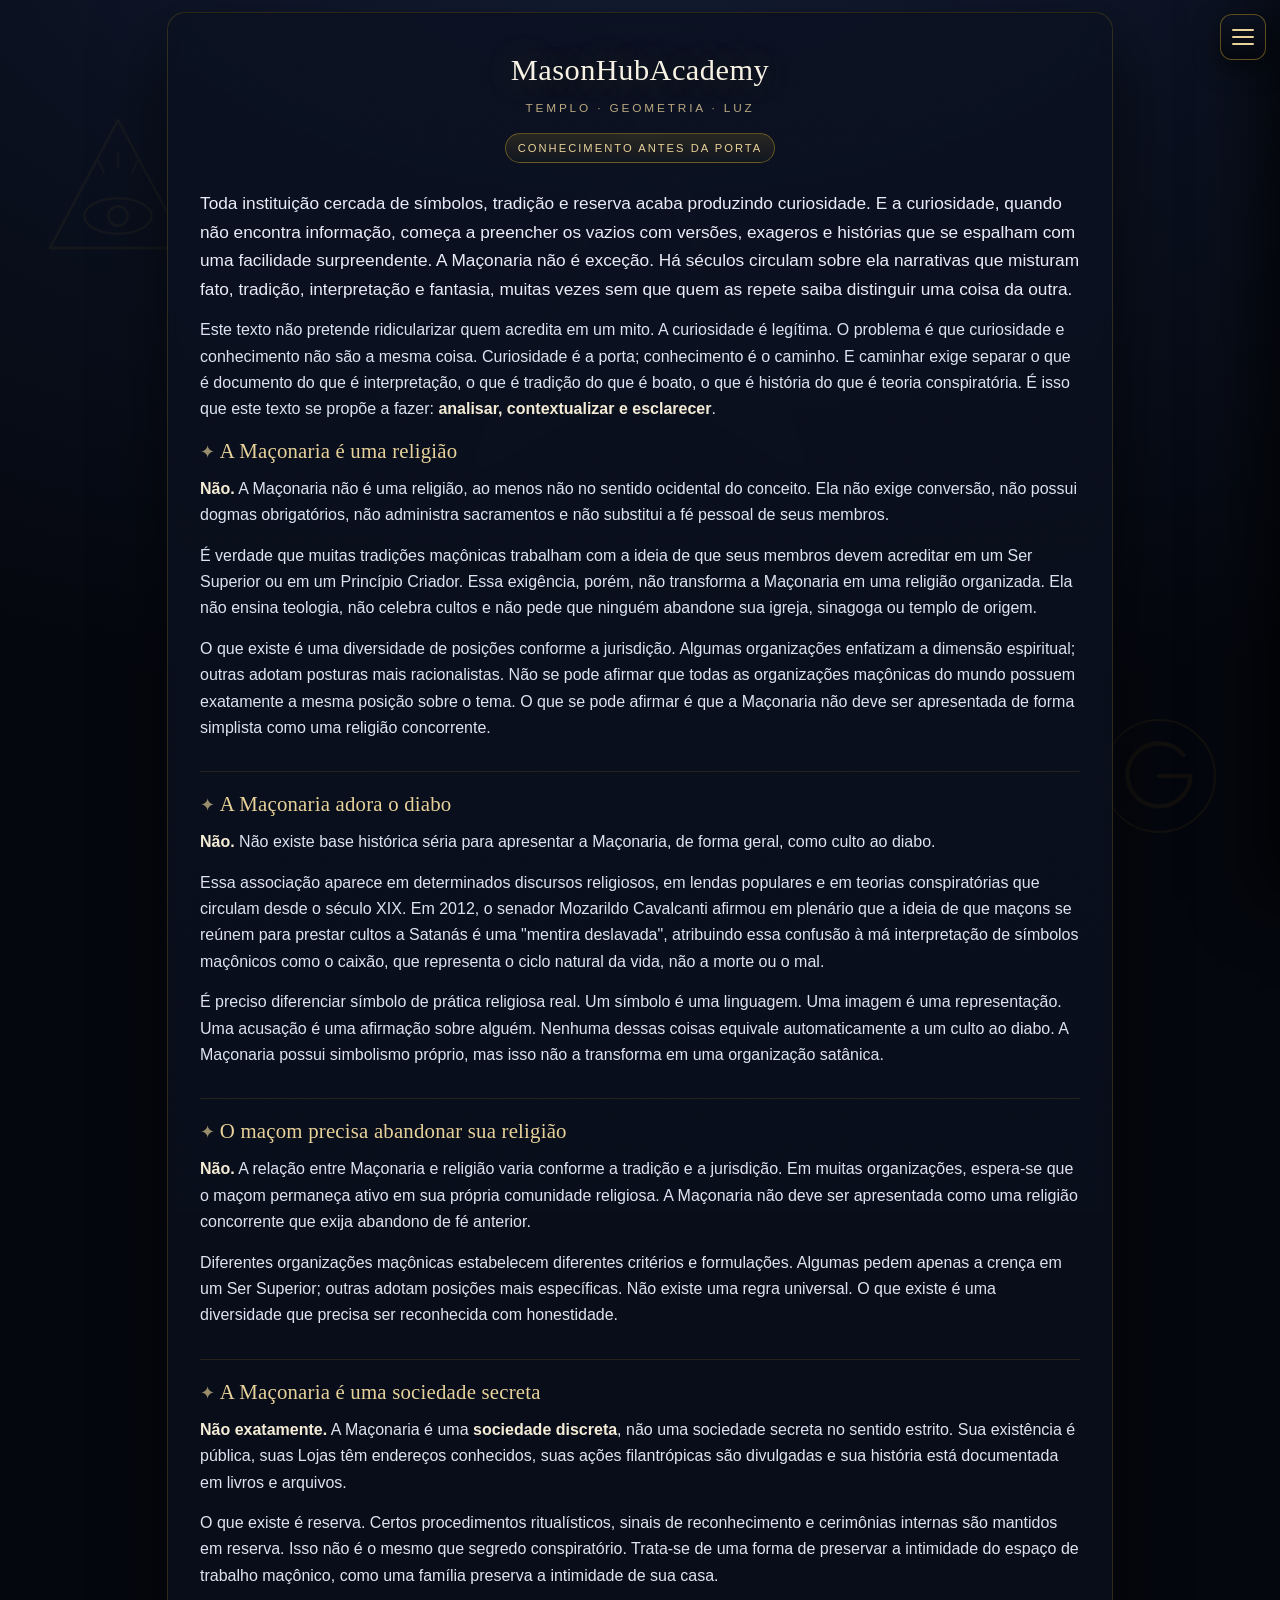
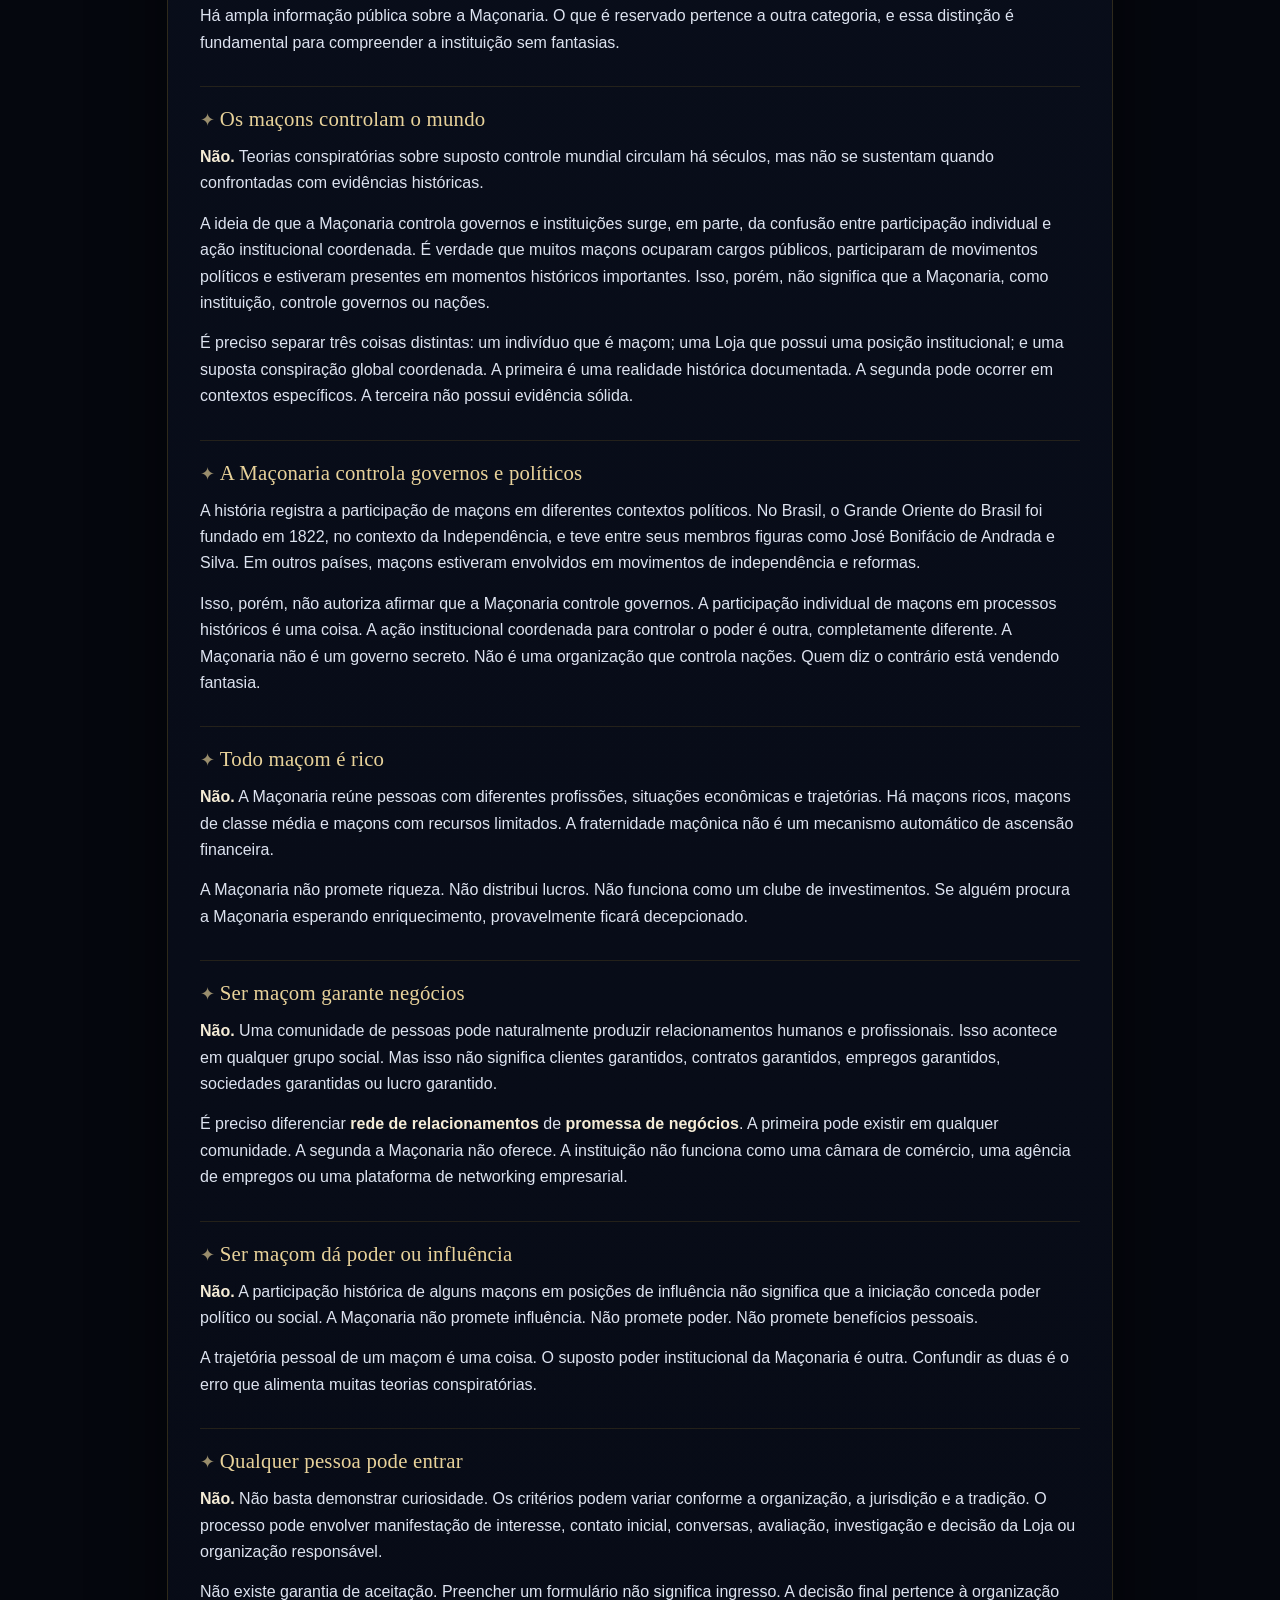
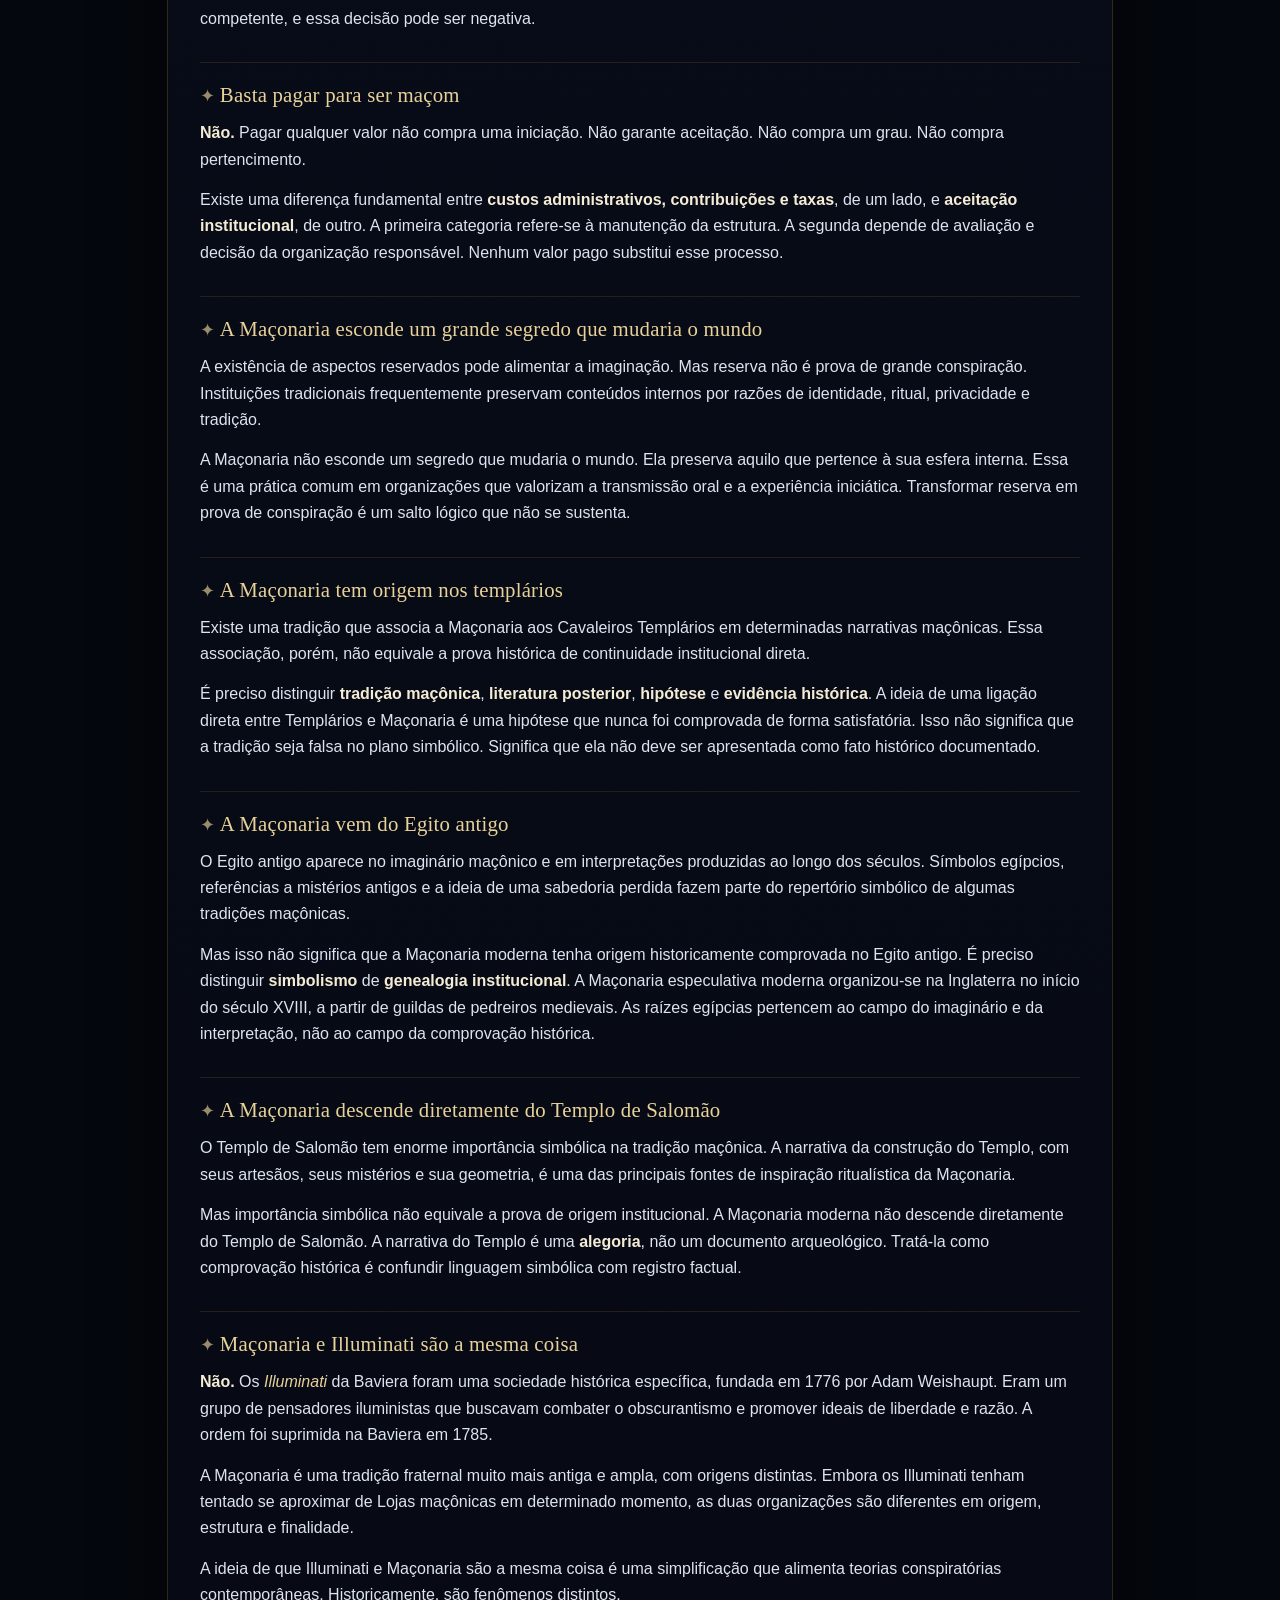
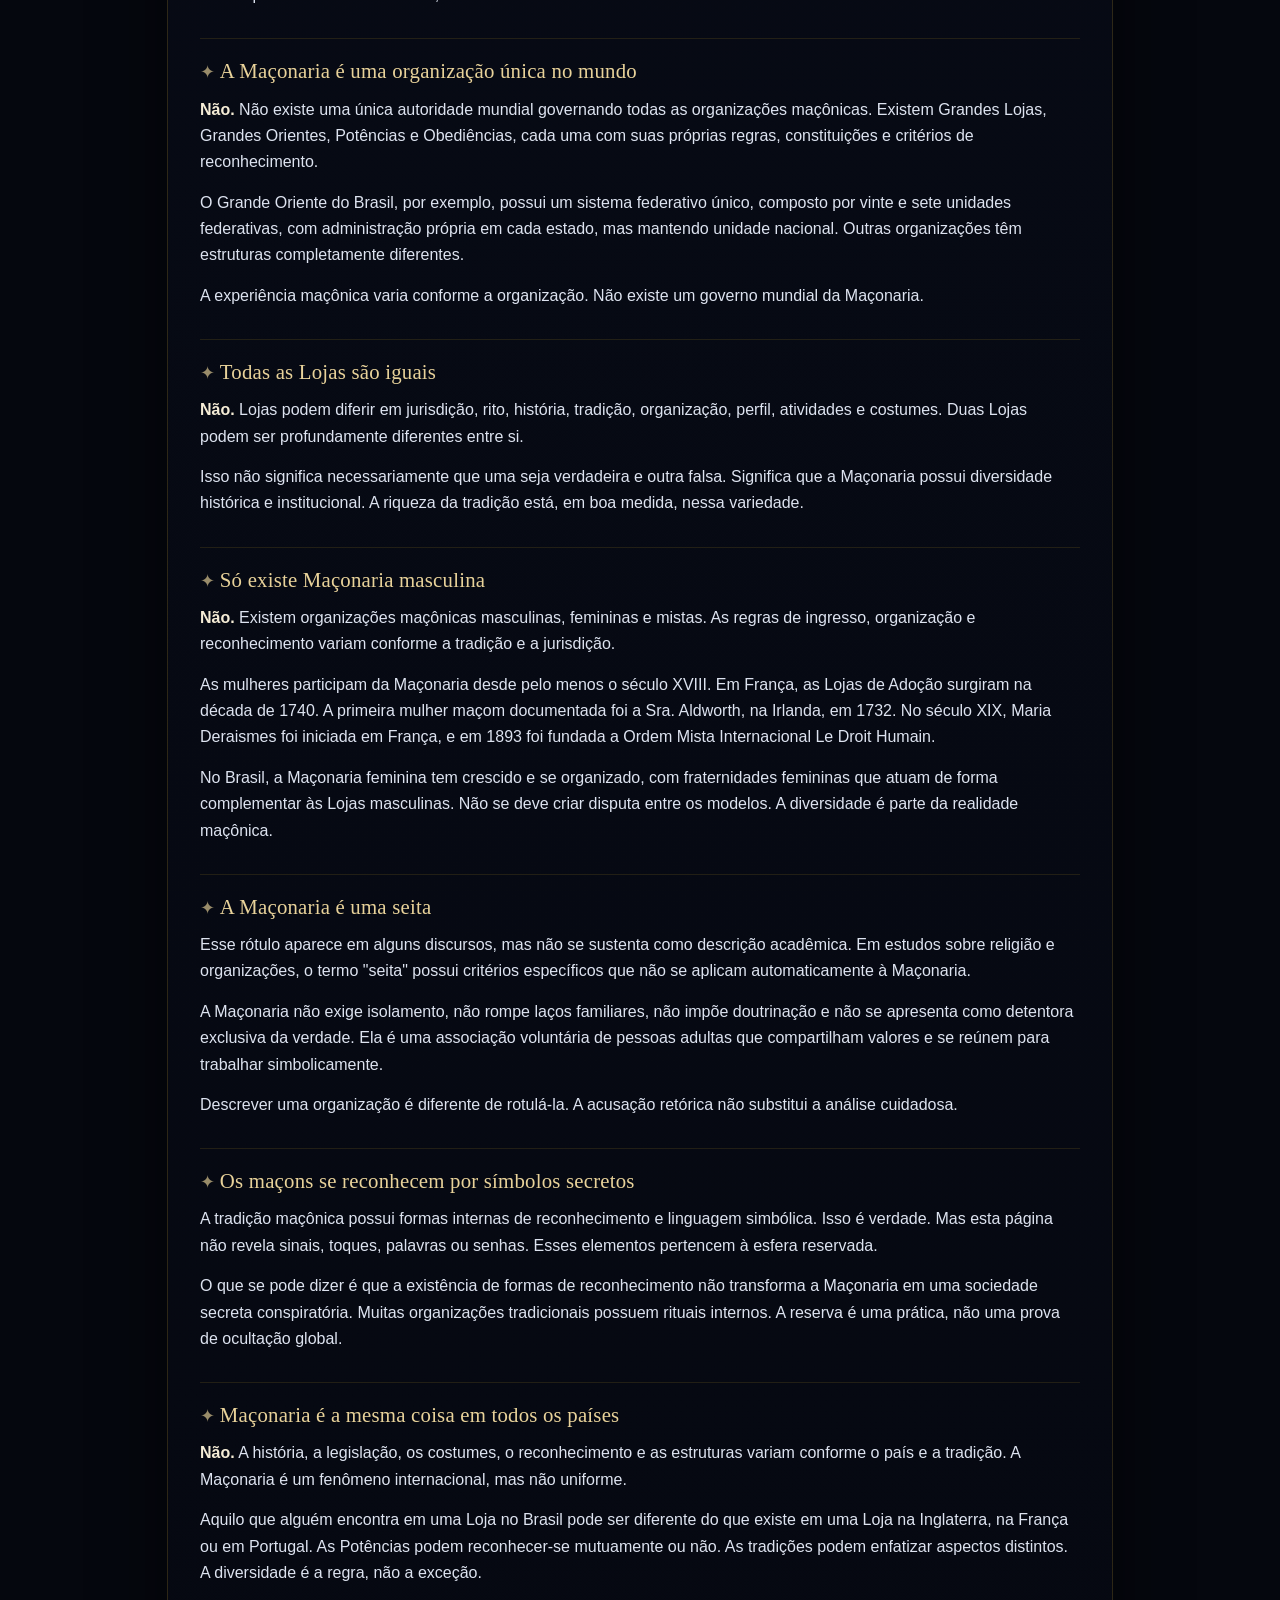
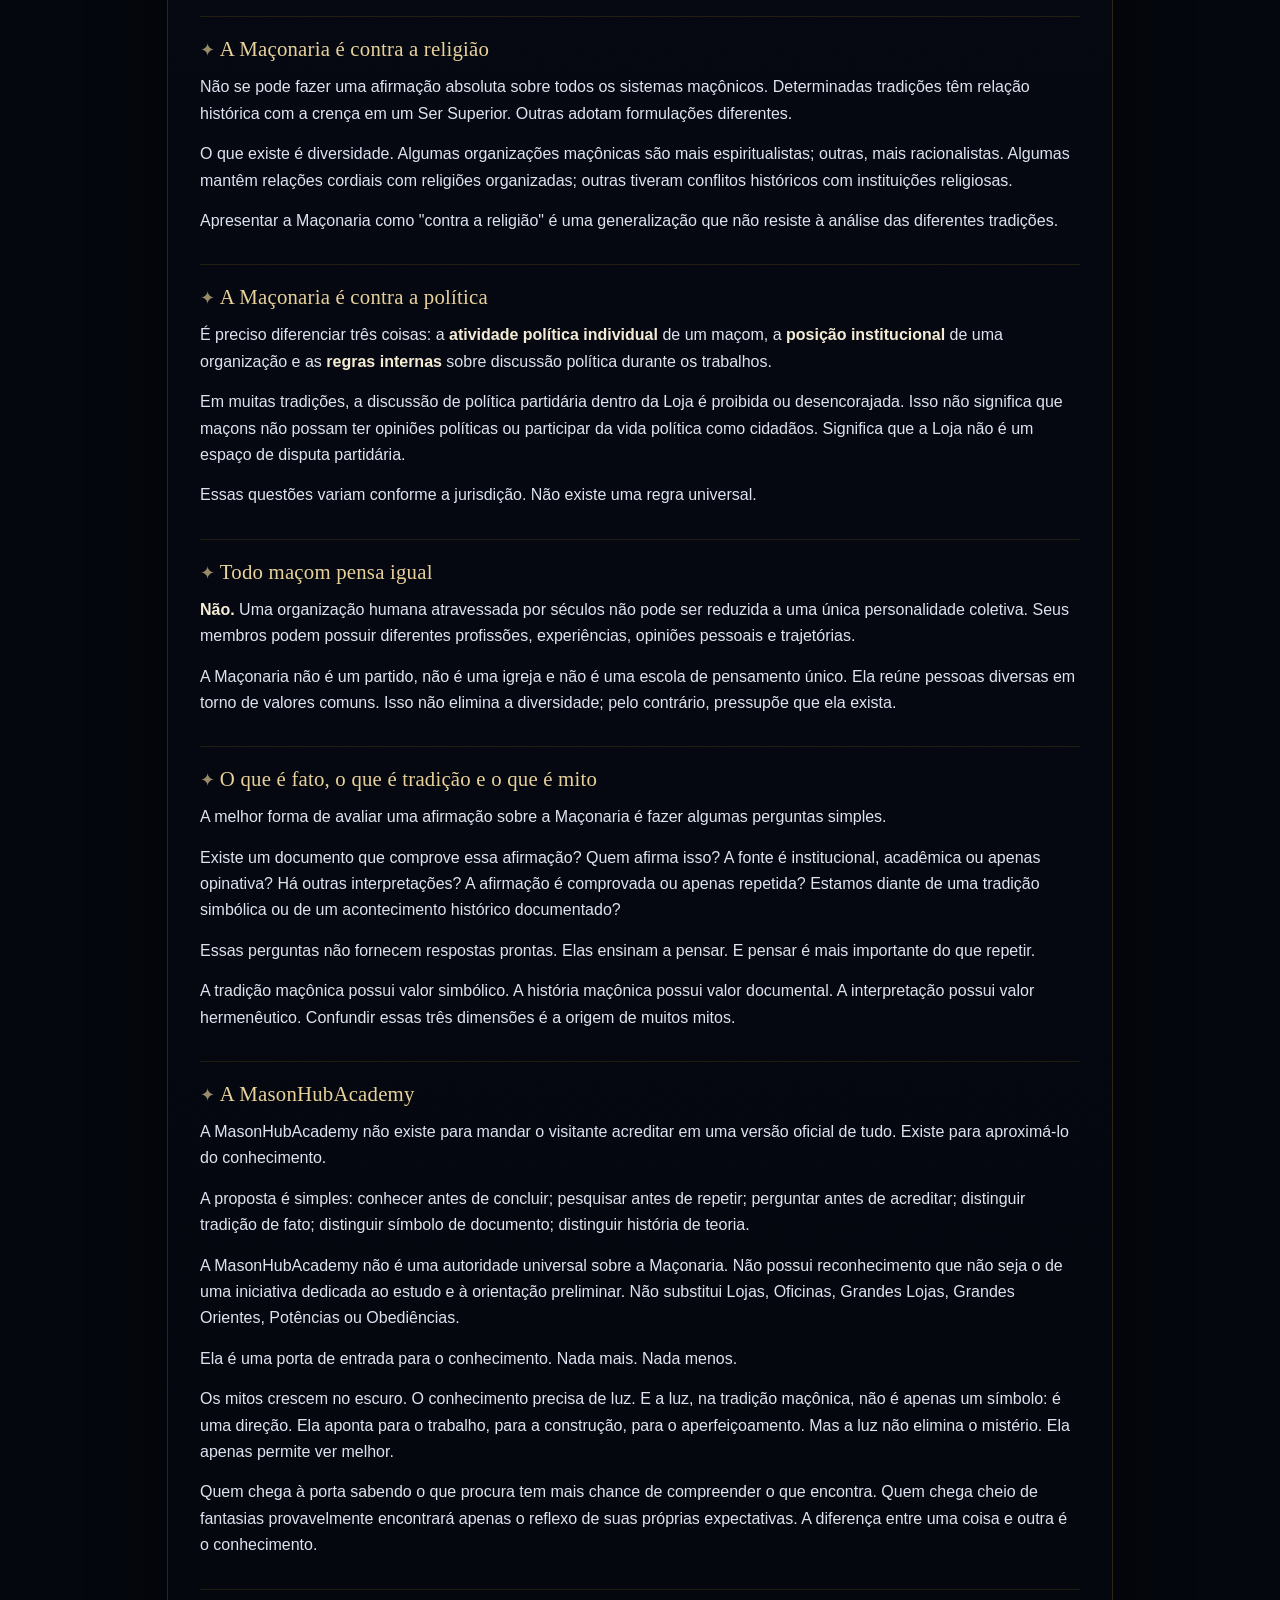
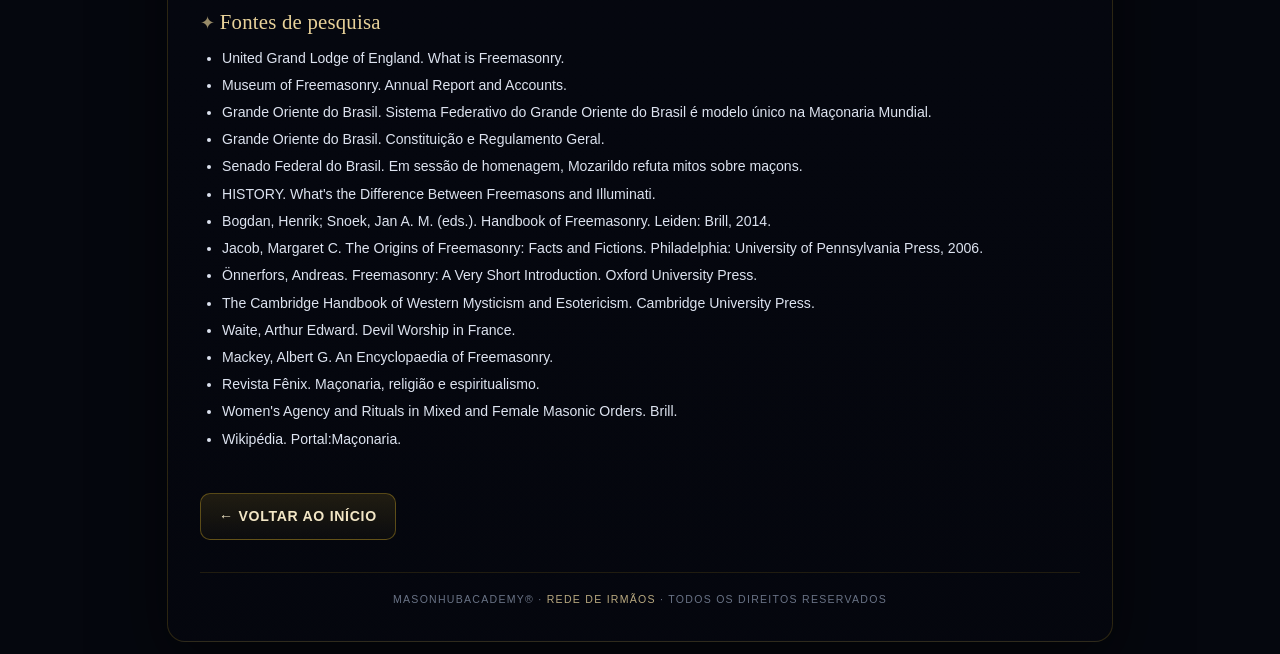
<file: mitos-e-verdades.html>
<!DOCTYPE html>
<html lang="pt-BR">
<head>
<meta charset="UTF-8">
<meta name="viewport" content="width=device-width, initial-scale=1.0, maximum-scale=1.0, user-scalable=no">
<meta name="color-scheme" content="dark">
<title>Mitos e Verdades sobre a Maçonaria — MasonHubAcademy</title>
<meta name="description" content="Análise honesta dos principais mitos sobre a Maçonaria: religião, conspiração, poder, dinheiro, templários e muito mais.">
<meta name="robots" content="index,follow">
<link rel="icon" href="data:image/svg+xml,%3Csvg xmlns='http://www.w3.org/2000/svg' viewBox='0 0 100 100'%3E%3Ctext y='78' font-size='90'%3E%E2%9C%A6%3C/text%3E%3C/svg%3E">
<style>
  html, body { margin: 0; padding: 0; background: #05070e; -webkit-text-size-adjust: 100%; }
  body { padding: clamp(4px, 1.2vw, 12px); font-size: 16px; overflow-x: hidden; }
  #mha-bg {
    position: fixed; inset: 0; z-index: 0; pointer-events: none;
    background: radial-gradient(120% 90% at 50% -10%, #16203a 0%, #0b1120 42%, #05070e 100%);
    overflow: hidden;
  }
  #mha-bg svg { position: absolute; color: #c9a227; filter: drop-shadow(0 0 40px rgba(201,162,39,.15)); }
  #mha-bg .sym-compass { top: 2%; left: 50%; transform: translateX(-50%); width: clamp(260px, 45vw, 520px); height: auto; opacity: 0.05; }
  #mha-bg .sym-eye { top: 12%; left: 3%; width: clamp(90px, 14vw, 160px); height: auto; opacity: 0.06; }
  #mha-bg .sym-g { bottom: 6%; right: 4%; width: clamp(80px, 12vw, 140px); height: auto; opacity: 0.06; }

  #mha-page {
    position: relative; z-index: 1; width: 100%; max-width: 880px; margin: 0 auto;
    padding: clamp(14px, 3vw, 32px); border-radius: clamp(10px, 2.4vw, 18px);
    border: 1px solid rgba(201, 162, 39, .2);
    background: linear-gradient(180deg, rgba(11,17,32,.85), rgba(5,7,14,.92));
    backdrop-filter: blur(6px); -webkit-backdrop-filter: blur(6px);
    color: #e9edf7;
    font-family: -apple-system, BlinkMacSystemFont, "Segoe UI", Roboto, sans-serif;
    line-height: 1.65; box-shadow: 0 24px 70px rgba(0,0,0,.55);
    -webkit-font-smoothing: antialiased;
  }
  #mha-page * { box-sizing: border-box; }
  .mha-head { text-align: center; }
  .mha-brand { margin: 0; font-family: Georgia, serif; font-weight: 400;
    font-size: clamp(1.05rem, 5vw, 1.9rem); letter-spacing: .015em;
    color: #f7f2e4; text-shadow: 0 0 34px rgba(201,162,39,.28); }
  .mha-sub { margin: 4px 0 0; font-size: clamp(.58rem, 2vw, .74rem);
    letter-spacing: .24em; text-transform: uppercase; color: #b9a980; }
  .mha-badge { display: inline-block; margin: clamp(8px,2vw,14px) auto 0; padding: 5px 12px;
    border: 1px solid rgba(201,162,39,.42); border-radius: 999px;
    font-size: clamp(.55rem,1.9vw,.7rem); letter-spacing: .18em; text-transform: uppercase;
    color: #e8d29a; background: linear-gradient(180deg, rgba(201,162,39,.16), rgba(201,162,39,.03)); }
  .mha-content { font-size: clamp(.92rem, 2.7vw, 1rem); margin-top: clamp(18px,3vw,26px); }
  .mha-content > p:first-of-type { font-size: clamp(1rem, 3vw, 1.08rem); color: #e9edf7; }
  .mha-content h2 { font-family: Georgia, serif; font-weight: 400;
    font-size: clamp(1.02rem, 3.3vw, 1.3rem); line-height: 1.3;
    color: #e8d29a; margin: clamp(22px,3.6vw,30px) 0 clamp(8px,1.6vw,12px);
    padding-top: clamp(12px,2vw,18px);
    border-top: 1px solid rgba(201,162,39,.14); letter-spacing: .01em; }
  .mha-content h2:first-of-type { border-top: 0; padding-top: 0; margin-top: 0; }
  .mha-content h2::before { content: "✦  "; color: rgba(232,210,154,.65); font-size: .85em; }
  .mha-content p { margin: 0 0 clamp(10px,2vw,14px); color: #dde3f0; }
  .mha-content strong { color: #f5ecd6; font-weight: 600; }
  .mha-content em { color: #e8d29a; font-style: italic; }
  .mha-content ul { margin: 0 0 clamp(10px,2vw,14px); padding-left: 22px; color: #dde3f0; }
  .mha-content li { margin-bottom: 5px; }
  .mha-content a { color: #e8d29a; text-decoration: underline; text-underline-offset: 2px; word-break: break-word; }
  .mha-content a:hover { color: #fff; }
  .mha-content blockquote { margin: clamp(12px,2vw,18px) 0; padding: 12px 16px;
    border-left: 2px solid rgba(201,162,39,.5); background: rgba(201,162,39,.045);
    color: #e8d29a; font-style: italic; border-radius: 0 8px 8px 0; }
  .mha-sources { font-size: clamp(.78rem, 2.3vw, .88rem); color: #b6bed0; }
  .mha-sources li { margin-bottom: 4px; }
  .mha-back { display: inline-flex; align-items: center; gap: 6px;
    margin-top: clamp(20px,3vw,28px); padding: 11px 18px; border-radius: 10px;
    border: 1px solid rgba(201,162,39,.4);
    background: linear-gradient(180deg, rgba(201,162,39,.14), rgba(201,162,39,.04));
    color: #f2e6c6; text-decoration: none;
    font-size: clamp(.78rem,2.4vw,.88rem); font-weight: 600;
    letter-spacing: .05em; text-transform: uppercase;
    -webkit-tap-highlight-color: transparent; }
  .mha-back:hover { background: linear-gradient(180deg, rgba(201,162,39,.26), rgba(201,162,39,.10));
    border-color: rgba(232,210,154,.7); color: #fff; }
  .mha-foot { margin-top: clamp(20px,4vw,32px); padding-top: clamp(12px,2vw,18px);
    border-top: 1px solid rgba(201,162,39,.14); text-align: center;
    font-size: clamp(.58rem,1.8vw,.66rem); letter-spacing: .12em;
    text-transform: uppercase; color: rgba(154,166,191,.68); }
  .mha-foot a { color: #b9a980; text-decoration: none; }
  .mha-foot a:hover { color: #e8d29a; text-decoration: underline; text-underline-offset: 2px; }

  @media (max-width: 400px) {
    .mha-brand { font-size: clamp(.92rem, 5vw, 1.4rem); }
    .mha-sub { font-size: .56rem; letter-spacing: .18em; }
    .mha-badge { font-size: .52rem; padding: 4px 10px; letter-spacing: .14em; }
  }
</style>
<link rel="stylesheet" href="/menu.css">
</head>
<body>

<div id="mha-bg" aria-hidden="true">
  <svg class="sym-compass" viewBox="0 0 200 200" fill="none" stroke="currentColor" stroke-width="2.5" stroke-linecap="round" stroke-linejoin="round">
    <circle cx="100" cy="30" r="7"/>
    <path d="M100 37 L40 170"/>
    <path d="M100 37 L160 170"/>
    <path d="M40 170 L100 130 L160 170"/>
  </svg>
  <svg class="sym-eye" viewBox="0 0 200 200" fill="none" stroke="currentColor" stroke-width="3" stroke-linejoin="round">
    <path d="M100 15 L185 175 L15 175 Z"/>
    <ellipse cx="100" cy="135" rx="42" ry="22"/>
    <circle cx="100" cy="135" r="12"/>
    <path d="M100 55 L100 75" stroke-width="2"/>
    <path d="M75 65 L83 82" stroke-width="2"/>
    <path d="M125 65 L117 82" stroke-width="2"/>
  </svg>
  <svg class="sym-g" viewBox="0 0 200 200" fill="none" stroke="currentColor" stroke-width="6" stroke-linecap="round" stroke-linejoin="round">
    <circle cx="100" cy="100" r="80" stroke-width="3"/>
    <path d="M135 70 A 45 45 0 1 0 145 100 L100 100"/>
  </svg>
</div>

<div id="mha-menu-root"></div>

<article id="mha-page">
  <header class="mha-head">
    <h1 class="mha-brand">MasonHubAcademy</h1>
    <p class="mha-sub">Templo · Geometria · Luz</p>
    <div class="mha-badge">Conhecimento antes da Porta</div>
  </header>

  <main class="mha-content">

    <p>Toda instituição cercada de símbolos, tradição e reserva acaba produzindo curiosidade. E a curiosidade, quando não encontra informação, começa a preencher os vazios com versões, exageros e histórias que se espalham com uma facilidade surpreendente. A Maçonaria não é exceção. Há séculos circulam sobre ela narrativas que misturam fato, tradição, interpretação e fantasia, muitas vezes sem que quem as repete saiba distinguir uma coisa da outra.</p>

    <p>Este texto não pretende ridicularizar quem acredita em um mito. A curiosidade é legítima. O problema é que curiosidade e conhecimento não são a mesma coisa. Curiosidade é a porta; conhecimento é o caminho. E caminhar exige separar o que é documento do que é interpretação, o que é tradição do que é boato, o que é história do que é teoria conspiratória. É isso que este texto se propõe a fazer: <strong>analisar, contextualizar e esclarecer</strong>.</p>

    <h2>A Maçonaria é uma religião</h2>

    <p><strong>Não.</strong> A Maçonaria não é uma religião, ao menos não no sentido ocidental do conceito. Ela não exige conversão, não possui dogmas obrigatórios, não administra sacramentos e não substitui a fé pessoal de seus membros.</p>

    <p>É verdade que muitas tradições maçônicas trabalham com a ideia de que seus membros devem acreditar em um Ser Superior ou em um Princípio Criador. Essa exigência, porém, não transforma a Maçonaria em uma religião organizada. Ela não ensina teologia, não celebra cultos e não pede que ninguém abandone sua igreja, sinagoga ou templo de origem.</p>

    <p>O que existe é uma diversidade de posições conforme a jurisdição. Algumas organizações enfatizam a dimensão espiritual; outras adotam posturas mais racionalistas. Não se pode afirmar que todas as organizações maçônicas do mundo possuem exatamente a mesma posição sobre o tema. O que se pode afirmar é que a Maçonaria não deve ser apresentada de forma simplista como uma religião concorrente.</p>

    <h2>A Maçonaria adora o diabo</h2>

    <p><strong>Não.</strong> Não existe base histórica séria para apresentar a Maçonaria, de forma geral, como culto ao diabo.</p>

    <p>Essa associação aparece em determinados discursos religiosos, em lendas populares e em teorias conspiratórias que circulam desde o século XIX. Em 2012, o senador Mozarildo Cavalcanti afirmou em plenário que a ideia de que maçons se reúnem para prestar cultos a Satanás é uma "mentira deslavada", atribuindo essa confusão à má interpretação de símbolos maçônicos como o caixão, que representa o ciclo natural da vida, não a morte ou o mal.</p>

    <p>É preciso diferenciar símbolo de prática religiosa real. Um símbolo é uma linguagem. Uma imagem é uma representação. Uma acusação é uma afirmação sobre alguém. Nenhuma dessas coisas equivale automaticamente a um culto ao diabo. A Maçonaria possui simbolismo próprio, mas isso não a transforma em uma organização satânica.</p>

    <h2>O maçom precisa abandonar sua religião</h2>

    <p><strong>Não.</strong> A relação entre Maçonaria e religião varia conforme a tradição e a jurisdição. Em muitas organizações, espera-se que o maçom permaneça ativo em sua própria comunidade religiosa. A Maçonaria não deve ser apresentada como uma religião concorrente que exija abandono de fé anterior.</p>

    <p>Diferentes organizações maçônicas estabelecem diferentes critérios e formulações. Algumas pedem apenas a crença em um Ser Superior; outras adotam posições mais específicas. Não existe uma regra universal. O que existe é uma diversidade que precisa ser reconhecida com honestidade.</p>

    <h2>A Maçonaria é uma sociedade secreta</h2>

    <p><strong>Não exatamente.</strong> A Maçonaria é uma <strong>sociedade discreta</strong>, não uma sociedade secreta no sentido estrito. Sua existência é pública, suas Lojas têm endereços conhecidos, suas ações filantrópicas são divulgadas e sua história está documentada em livros e arquivos.</p>

    <p>O que existe é reserva. Certos procedimentos ritualísticos, sinais de reconhecimento e cerimônias internas são mantidos em reserva. Isso não é o mesmo que segredo conspiratório. Trata-se de uma forma de preservar a intimidade do espaço de trabalho maçônico, como uma família preserva a intimidade de sua casa.</p>

    <p>Há ampla informação pública sobre a Maçonaria. O que é reservado pertence a outra categoria, e essa distinção é fundamental para compreender a instituição sem fantasias.</p>

    <h2>Os maçons controlam o mundo</h2>

    <p><strong>Não.</strong> Teorias conspiratórias sobre suposto controle mundial circulam há séculos, mas não se sustentam quando confrontadas com evidências históricas.</p>

    <p>A ideia de que a Maçonaria controla governos e instituições surge, em parte, da confusão entre participação individual e ação institucional coordenada. É verdade que muitos maçons ocuparam cargos públicos, participaram de movimentos políticos e estiveram presentes em momentos históricos importantes. Isso, porém, não significa que a Maçonaria, como instituição, controle governos ou nações.</p>

    <p>É preciso separar três coisas distintas: um indivíduo que é maçom; uma Loja que possui uma posição institucional; e uma suposta conspiração global coordenada. A primeira é uma realidade histórica documentada. A segunda pode ocorrer em contextos específicos. A terceira não possui evidência sólida.</p>

    <h2>A Maçonaria controla governos e políticos</h2>

    <p>A história registra a participação de maçons em diferentes contextos políticos. No Brasil, o Grande Oriente do Brasil foi fundado em 1822, no contexto da Independência, e teve entre seus membros figuras como José Bonifácio de Andrada e Silva. Em outros países, maçons estiveram envolvidos em movimentos de independência e reformas.</p>

    <p>Isso, porém, não autoriza afirmar que a Maçonaria controle governos. A participação individual de maçons em processos históricos é uma coisa. A ação institucional coordenada para controlar o poder é outra, completamente diferente. A Maçonaria não é um governo secreto. Não é uma organização que controla nações. Quem diz o contrário está vendendo fantasia.</p>

    <h2>Todo maçom é rico</h2>

    <p><strong>Não.</strong> A Maçonaria reúne pessoas com diferentes profissões, situações econômicas e trajetórias. Há maçons ricos, maçons de classe média e maçons com recursos limitados. A fraternidade maçônica não é um mecanismo automático de ascensão financeira.</p>

    <p>A Maçonaria não promete riqueza. Não distribui lucros. Não funciona como um clube de investimentos. Se alguém procura a Maçonaria esperando enriquecimento, provavelmente ficará decepcionado.</p>

    <h2>Ser maçom garante negócios</h2>

    <p><strong>Não.</strong> Uma comunidade de pessoas pode naturalmente produzir relacionamentos humanos e profissionais. Isso acontece em qualquer grupo social. Mas isso não significa clientes garantidos, contratos garantidos, empregos garantidos, sociedades garantidas ou lucro garantido.</p>

    <p>É preciso diferenciar <strong>rede de relacionamentos</strong> de <strong>promessa de negócios</strong>. A primeira pode existir em qualquer comunidade. A segunda a Maçonaria não oferece. A instituição não funciona como uma câmara de comércio, uma agência de empregos ou uma plataforma de networking empresarial.</p>

    <h2>Ser maçom dá poder ou influência</h2>

    <p><strong>Não.</strong> A participação histórica de alguns maçons em posições de influência não significa que a iniciação conceda poder político ou social. A Maçonaria não promete influência. Não promete poder. Não promete benefícios pessoais.</p>

    <p>A trajetória pessoal de um maçom é uma coisa. O suposto poder institucional da Maçonaria é outra. Confundir as duas é o erro que alimenta muitas teorias conspiratórias.</p>

    <h2>Qualquer pessoa pode entrar</h2>

    <p><strong>Não.</strong> Não basta demonstrar curiosidade. Os critérios podem variar conforme a organização, a jurisdição e a tradição. O processo pode envolver manifestação de interesse, contato inicial, conversas, avaliação, investigação e decisão da Loja ou organização responsável.</p>

    <p>Não existe garantia de aceitação. Preencher um formulário não significa ingresso. A decisão final pertence à organização competente, e essa decisão pode ser negativa.</p>

    <h2>Basta pagar para ser maçom</h2>

    <p><strong>Não.</strong> Pagar qualquer valor não compra uma iniciação. Não garante aceitação. Não compra um grau. Não compra pertencimento.</p>

    <p>Existe uma diferença fundamental entre <strong>custos administrativos, contribuições e taxas</strong>, de um lado, e <strong>aceitação institucional</strong>, de outro. A primeira categoria refere-se à manutenção da estrutura. A segunda depende de avaliação e decisão da organização responsável. Nenhum valor pago substitui esse processo.</p>

    <h2>A Maçonaria esconde um grande segredo que mudaria o mundo</h2>

    <p>A existência de aspectos reservados pode alimentar a imaginação. Mas reserva não é prova de grande conspiração. Instituições tradicionais frequentemente preservam conteúdos internos por razões de identidade, ritual, privacidade e tradição.</p>

    <p>A Maçonaria não esconde um segredo que mudaria o mundo. Ela preserva aquilo que pertence à sua esfera interna. Essa é uma prática comum em organizações que valorizam a transmissão oral e a experiência iniciática. Transformar reserva em prova de conspiração é um salto lógico que não se sustenta.</p>

    <h2>A Maçonaria tem origem nos templários</h2>

    <p>Existe uma tradição que associa a Maçonaria aos Cavaleiros Templários em determinadas narrativas maçônicas. Essa associação, porém, não equivale a prova histórica de continuidade institucional direta.</p>

    <p>É preciso distinguir <strong>tradição maçônica</strong>, <strong>literatura posterior</strong>, <strong>hipótese</strong> e <strong>evidência histórica</strong>. A ideia de uma ligação direta entre Templários e Maçonaria é uma hipótese que nunca foi comprovada de forma satisfatória. Isso não significa que a tradição seja falsa no plano simbólico. Significa que ela não deve ser apresentada como fato histórico documentado.</p>

    <h2>A Maçonaria vem do Egito antigo</h2>

    <p>O Egito antigo aparece no imaginário maçônico e em interpretações produzidas ao longo dos séculos. Símbolos egípcios, referências a mistérios antigos e a ideia de uma sabedoria perdida fazem parte do repertório simbólico de algumas tradições maçônicas.</p>

    <p>Mas isso não significa que a Maçonaria moderna tenha origem historicamente comprovada no Egito antigo. É preciso distinguir <strong>simbolismo</strong> de <strong>genealogia institucional</strong>. A Maçonaria especulativa moderna organizou-se na Inglaterra no início do século XVIII, a partir de guildas de pedreiros medievais. As raízes egípcias pertencem ao campo do imaginário e da interpretação, não ao campo da comprovação histórica.</p>

    <h2>A Maçonaria descende diretamente do Templo de Salomão</h2>

    <p>O Templo de Salomão tem enorme importância simbólica na tradição maçônica. A narrativa da construção do Templo, com seus artesãos, seus mistérios e sua geometria, é uma das principais fontes de inspiração ritualística da Maçonaria.</p>

    <p>Mas importância simbólica não equivale a prova de origem institucional. A Maçonaria moderna não descende diretamente do Templo de Salomão. A narrativa do Templo é uma <strong>alegoria</strong>, não um documento arqueológico. Tratá-la como comprovação histórica é confundir linguagem simbólica com registro factual.</p>

    <h2>Maçonaria e Illuminati são a mesma coisa</h2>

    <p><strong>Não.</strong> Os <em>Illuminati</em> da Baviera foram uma sociedade histórica específica, fundada em 1776 por Adam Weishaupt. Eram um grupo de pensadores iluministas que buscavam combater o obscurantismo e promover ideais de liberdade e razão. A ordem foi suprimida na Baviera em 1785.</p>

    <p>A Maçonaria é uma tradição fraternal muito mais antiga e ampla, com origens distintas. Embora os Illuminati tenham tentado se aproximar de Lojas maçônicas em determinado momento, as duas organizações são diferentes em origem, estrutura e finalidade.</p>

    <p>A ideia de que Illuminati e Maçonaria são a mesma coisa é uma simplificação que alimenta teorias conspiratórias contemporâneas. Historicamente, são fenômenos distintos.</p>

    <h2>A Maçonaria é uma organização única no mundo</h2>

    <p><strong>Não.</strong> Não existe uma única autoridade mundial governando todas as organizações maçônicas. Existem Grandes Lojas, Grandes Orientes, Potências e Obediências, cada uma com suas próprias regras, constituições e critérios de reconhecimento.</p>

    <p>O Grande Oriente do Brasil, por exemplo, possui um sistema federativo único, composto por vinte e sete unidades federativas, com administração própria em cada estado, mas mantendo unidade nacional. Outras organizações têm estruturas completamente diferentes.</p>

    <p>A experiência maçônica varia conforme a organização. Não existe um governo mundial da Maçonaria.</p>

    <h2>Todas as Lojas são iguais</h2>

    <p><strong>Não.</strong> Lojas podem diferir em jurisdição, rito, história, tradição, organização, perfil, atividades e costumes. Duas Lojas podem ser profundamente diferentes entre si.</p>

    <p>Isso não significa necessariamente que uma seja verdadeira e outra falsa. Significa que a Maçonaria possui diversidade histórica e institucional. A riqueza da tradição está, em boa medida, nessa variedade.</p>

    <h2>Só existe Maçonaria masculina</h2>

    <p><strong>Não.</strong> Existem organizações maçônicas masculinas, femininas e mistas. As regras de ingresso, organização e reconhecimento variam conforme a tradição e a jurisdição.</p>

    <p>As mulheres participam da Maçonaria desde pelo menos o século XVIII. Em França, as Lojas de Adoção surgiram na década de 1740. A primeira mulher maçom documentada foi a Sra. Aldworth, na Irlanda, em 1732. No século XIX, Maria Deraismes foi iniciada em França, e em 1893 foi fundada a Ordem Mista Internacional Le Droit Humain.</p>

    <p>No Brasil, a Maçonaria feminina tem crescido e se organizado, com fraternidades femininas que atuam de forma complementar às Lojas masculinas. Não se deve criar disputa entre os modelos. A diversidade é parte da realidade maçônica.</p>

    <h2>A Maçonaria é uma seita</h2>

    <p>Esse rótulo aparece em alguns discursos, mas não se sustenta como descrição acadêmica. Em estudos sobre religião e organizações, o termo "seita" possui critérios específicos que não se aplicam automaticamente à Maçonaria.</p>

    <p>A Maçonaria não exige isolamento, não rompe laços familiares, não impõe doutrinação e não se apresenta como detentora exclusiva da verdade. Ela é uma associação voluntária de pessoas adultas que compartilham valores e se reúnem para trabalhar simbolicamente.</p>

    <p>Descrever uma organização é diferente de rotulá-la. A acusação retórica não substitui a análise cuidadosa.</p>

    <h2>Os maçons se reconhecem por símbolos secretos</h2>

    <p>A tradição maçônica possui formas internas de reconhecimento e linguagem simbólica. Isso é verdade. Mas esta página não revela sinais, toques, palavras ou senhas. Esses elementos pertencem à esfera reservada.</p>

    <p>O que se pode dizer é que a existência de formas de reconhecimento não transforma a Maçonaria em uma sociedade secreta conspiratória. Muitas organizações tradicionais possuem rituais internos. A reserva é uma prática, não uma prova de ocultação global.</p>

    <h2>Maçonaria é a mesma coisa em todos os países</h2>

    <p><strong>Não.</strong> A história, a legislação, os costumes, o reconhecimento e as estruturas variam conforme o país e a tradição. A Maçonaria é um fenômeno internacional, mas não uniforme.</p>

    <p>Aquilo que alguém encontra em uma Loja no Brasil pode ser diferente do que existe em uma Loja na Inglaterra, na França ou em Portugal. As Potências podem reconhecer-se mutuamente ou não. As tradições podem enfatizar aspectos distintos. A diversidade é a regra, não a exceção.</p>

    <h2>A Maçonaria é contra a religião</h2>

    <p>Não se pode fazer uma afirmação absoluta sobre todos os sistemas maçônicos. Determinadas tradições têm relação histórica com a crença em um Ser Superior. Outras adotam formulações diferentes.</p>

    <p>O que existe é diversidade. Algumas organizações maçônicas são mais espiritualistas; outras, mais racionalistas. Algumas mantêm relações cordiais com religiões organizadas; outras tiveram conflitos históricos com instituições religiosas.</p>

    <p>Apresentar a Maçonaria como "contra a religião" é uma generalização que não resiste à análise das diferentes tradições.</p>

    <h2>A Maçonaria é contra a política</h2>

    <p>É preciso diferenciar três coisas: a <strong>atividade política individual</strong> de um maçom, a <strong>posição institucional</strong> de uma organização e as <strong>regras internas</strong> sobre discussão política durante os trabalhos.</p>

    <p>Em muitas tradições, a discussão de política partidária dentro da Loja é proibida ou desencorajada. Isso não significa que maçons não possam ter opiniões políticas ou participar da vida política como cidadãos. Significa que a Loja não é um espaço de disputa partidária.</p>

    <p>Essas questões variam conforme a jurisdição. Não existe uma regra universal.</p>

    <h2>Todo maçom pensa igual</h2>

    <p><strong>Não.</strong> Uma organização humana atravessada por séculos não pode ser reduzida a uma única personalidade coletiva. Seus membros podem possuir diferentes profissões, experiências, opiniões pessoais e trajetórias.</p>

    <p>A Maçonaria não é um partido, não é uma igreja e não é uma escola de pensamento único. Ela reúne pessoas diversas em torno de valores comuns. Isso não elimina a diversidade; pelo contrário, pressupõe que ela exista.</p>

    <h2>O que é fato, o que é tradição e o que é mito</h2>

    <p>A melhor forma de avaliar uma afirmação sobre a Maçonaria é fazer algumas perguntas simples.</p>

    <p>Existe um documento que comprove essa afirmação? Quem afirma isso? A fonte é institucional, acadêmica ou apenas opinativa? Há outras interpretações? A afirmação é comprovada ou apenas repetida? Estamos diante de uma tradição simbólica ou de um acontecimento histórico documentado?</p>

    <p>Essas perguntas não fornecem respostas prontas. Elas ensinam a pensar. E pensar é mais importante do que repetir.</p>

    <p>A tradição maçônica possui valor simbólico. A história maçônica possui valor documental. A interpretação possui valor hermenêutico. Confundir essas três dimensões é a origem de muitos mitos.</p>

    <h2>A MasonHubAcademy</h2>

    <p>A MasonHubAcademy não existe para mandar o visitante acreditar em uma versão oficial de tudo. Existe para aproximá-lo do conhecimento.</p>

    <p>A proposta é simples: conhecer antes de concluir; pesquisar antes de repetir; perguntar antes de acreditar; distinguir tradição de fato; distinguir símbolo de documento; distinguir história de teoria.</p>

    <p>A MasonHubAcademy não é uma autoridade universal sobre a Maçonaria. Não possui reconhecimento que não seja o de uma iniciativa dedicada ao estudo e à orientação preliminar. Não substitui Lojas, Oficinas, Grandes Lojas, Grandes Orientes, Potências ou Obediências.</p>

    <p>Ela é uma porta de entrada para o conhecimento. Nada mais. Nada menos.</p>

    <p>Os mitos crescem no escuro. O conhecimento precisa de luz. E a luz, na tradição maçônica, não é apenas um símbolo: é uma direção. Ela aponta para o trabalho, para a construção, para o aperfeiçoamento. Mas a luz não elimina o mistério. Ela apenas permite ver melhor.</p>

    <p>Quem chega à porta sabendo o que procura tem mais chance de compreender o que encontra. Quem chega cheio de fantasias provavelmente encontrará apenas o reflexo de suas próprias expectativas. A diferença entre uma coisa e outra é o conhecimento.</p>

    <h2>Fontes de pesquisa</h2>
    <ul class="mha-sources">
      <li>United Grand Lodge of England. What is Freemasonry.</li>
      <li>Museum of Freemasonry. Annual Report and Accounts.</li>
      <li>Grande Oriente do Brasil. Sistema Federativo do Grande Oriente do Brasil é modelo único na Maçonaria Mundial.</li>
      <li>Grande Oriente do Brasil. Constituição e Regulamento Geral.</li>
      <li>Senado Federal do Brasil. Em sessão de homenagem, Mozarildo refuta mitos sobre maçons.</li>
      <li>HISTORY. What's the Difference Between Freemasons and Illuminati.</li>
      <li>Bogdan, Henrik; Snoek, Jan A. M. (eds.). Handbook of Freemasonry. Leiden: Brill, 2014.</li>
      <li>Jacob, Margaret C. The Origins of Freemasonry: Facts and Fictions. Philadelphia: University of Pennsylvania Press, 2006.</li>
      <li>Önnerfors, Andreas. Freemasonry: A Very Short Introduction. Oxford University Press.</li>
      <li>The Cambridge Handbook of Western Mysticism and Esotericism. Cambridge University Press.</li>
      <li>Waite, Arthur Edward. Devil Worship in France.</li>
      <li>Mackey, Albert G. An Encyclopaedia of Freemasonry.</li>
      <li>Revista Fênix. Maçonaria, religião e espiritualismo.</li>
      <li>Women's Agency and Rituals in Mixed and Female Masonic Orders. Brill.</li>
      <li>Wikipédia. Portal:Maçonaria.</li>
    </ul>

  </main>

  <a href="/" class="mha-back">← Voltar ao início</a>

  <footer class="mha-foot">
    MasonHubAcademy® · <a href="/parceiros.html">Rede de Irmãos</a> · Todos os direitos reservados
  </footer>
</article>

<script src="/menu.js" defer></script>
</body>
</html>
</file>
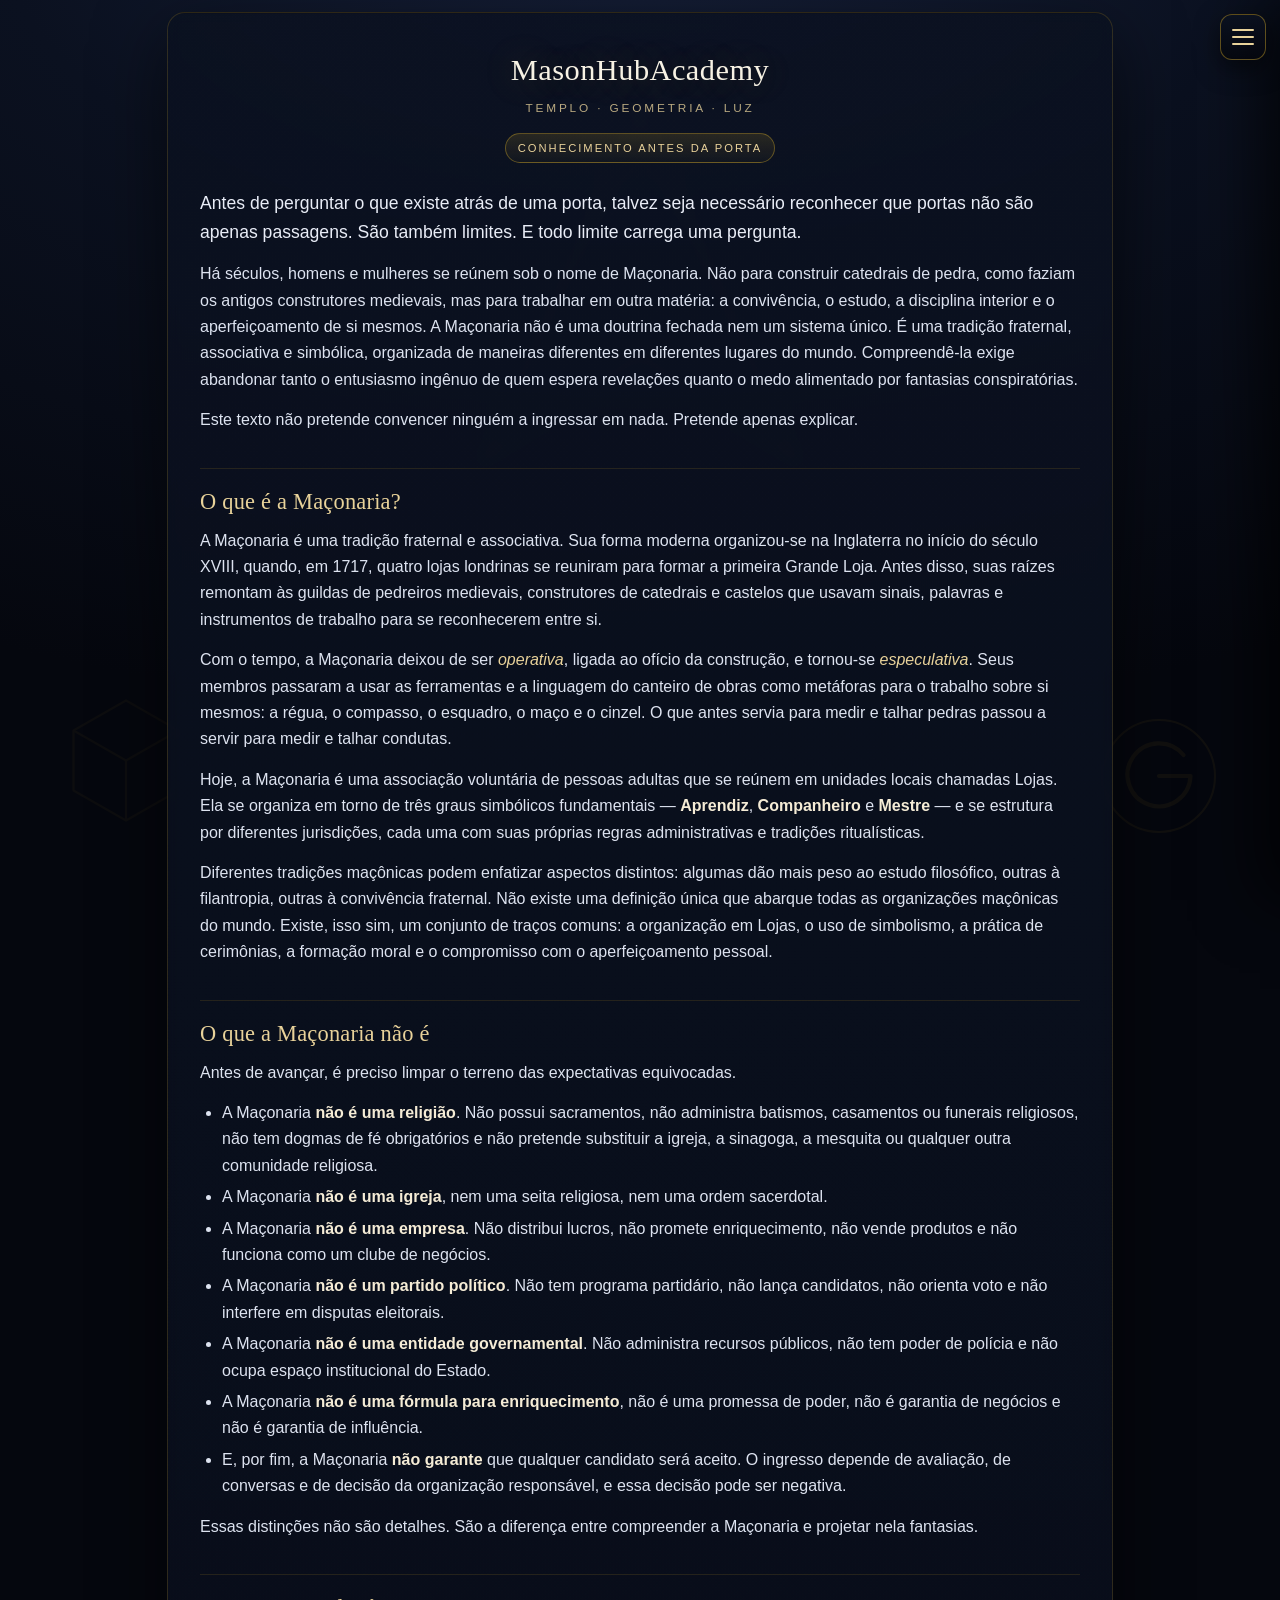
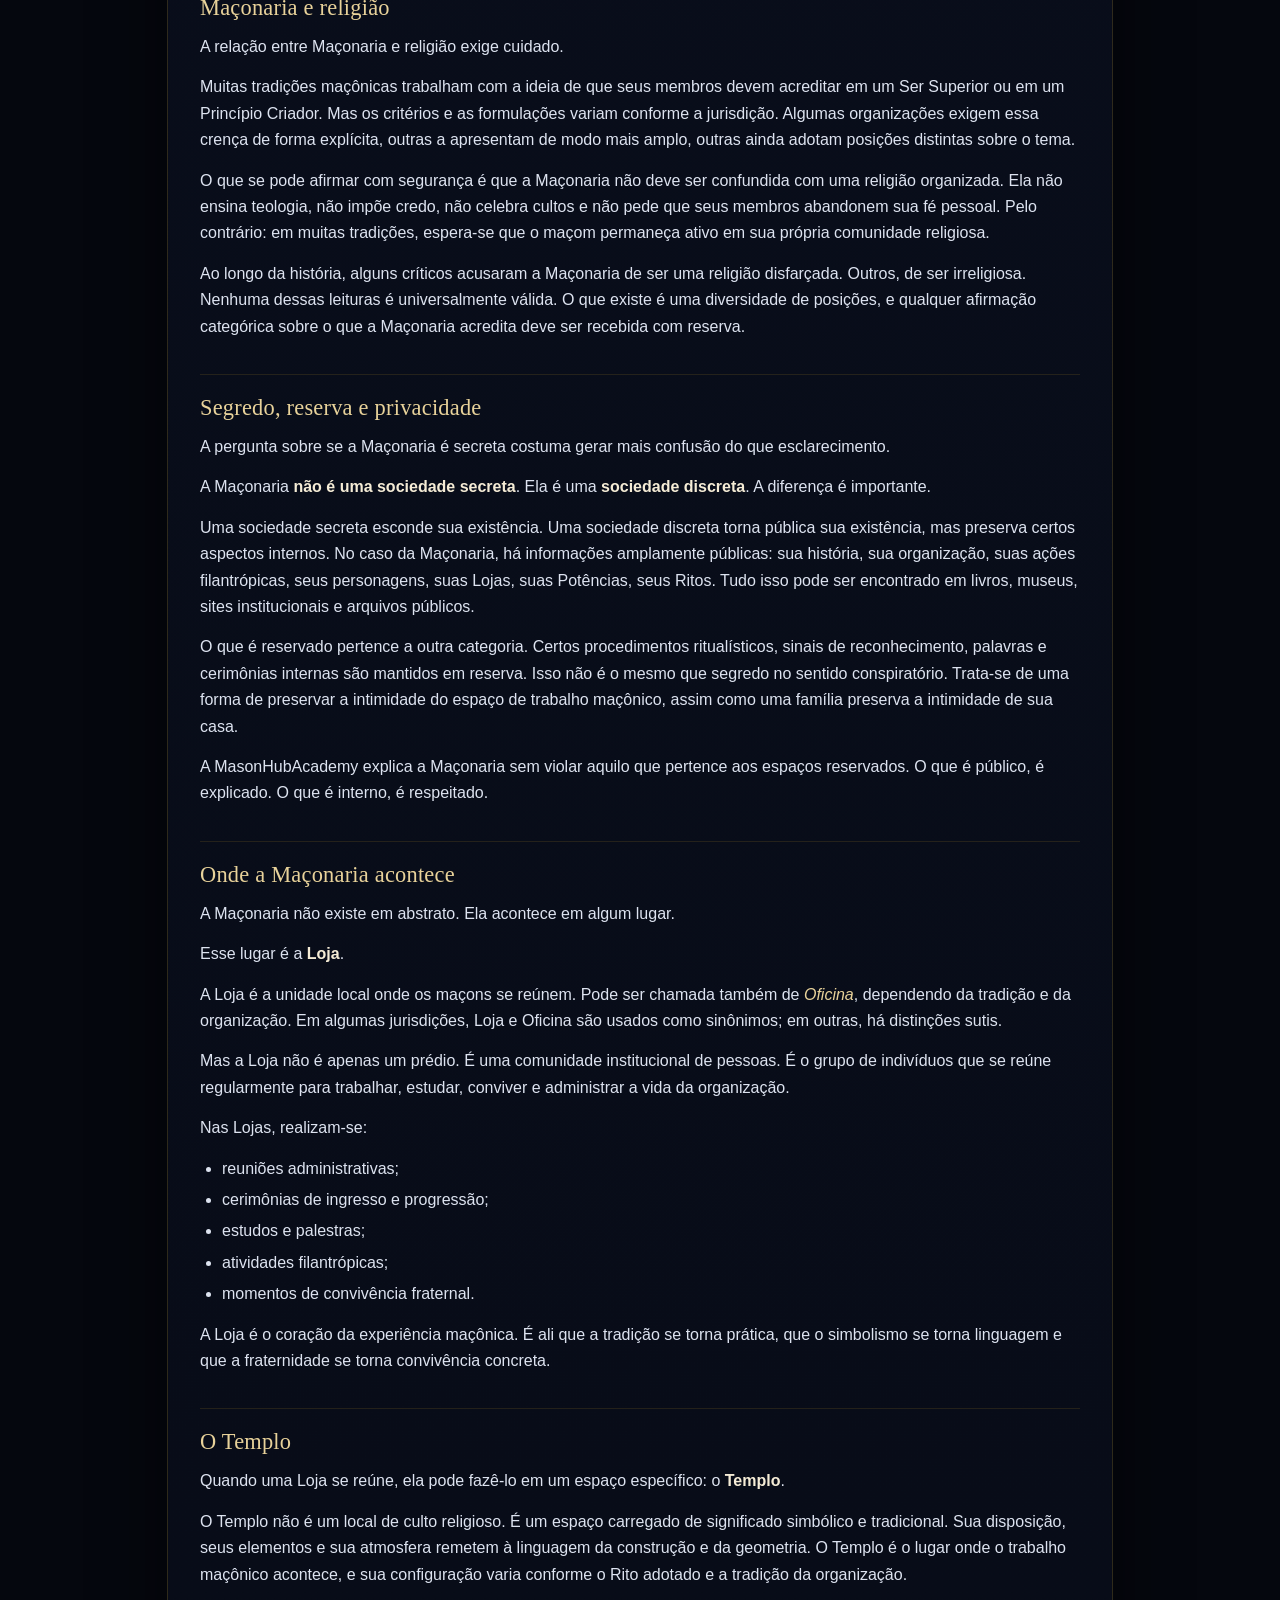
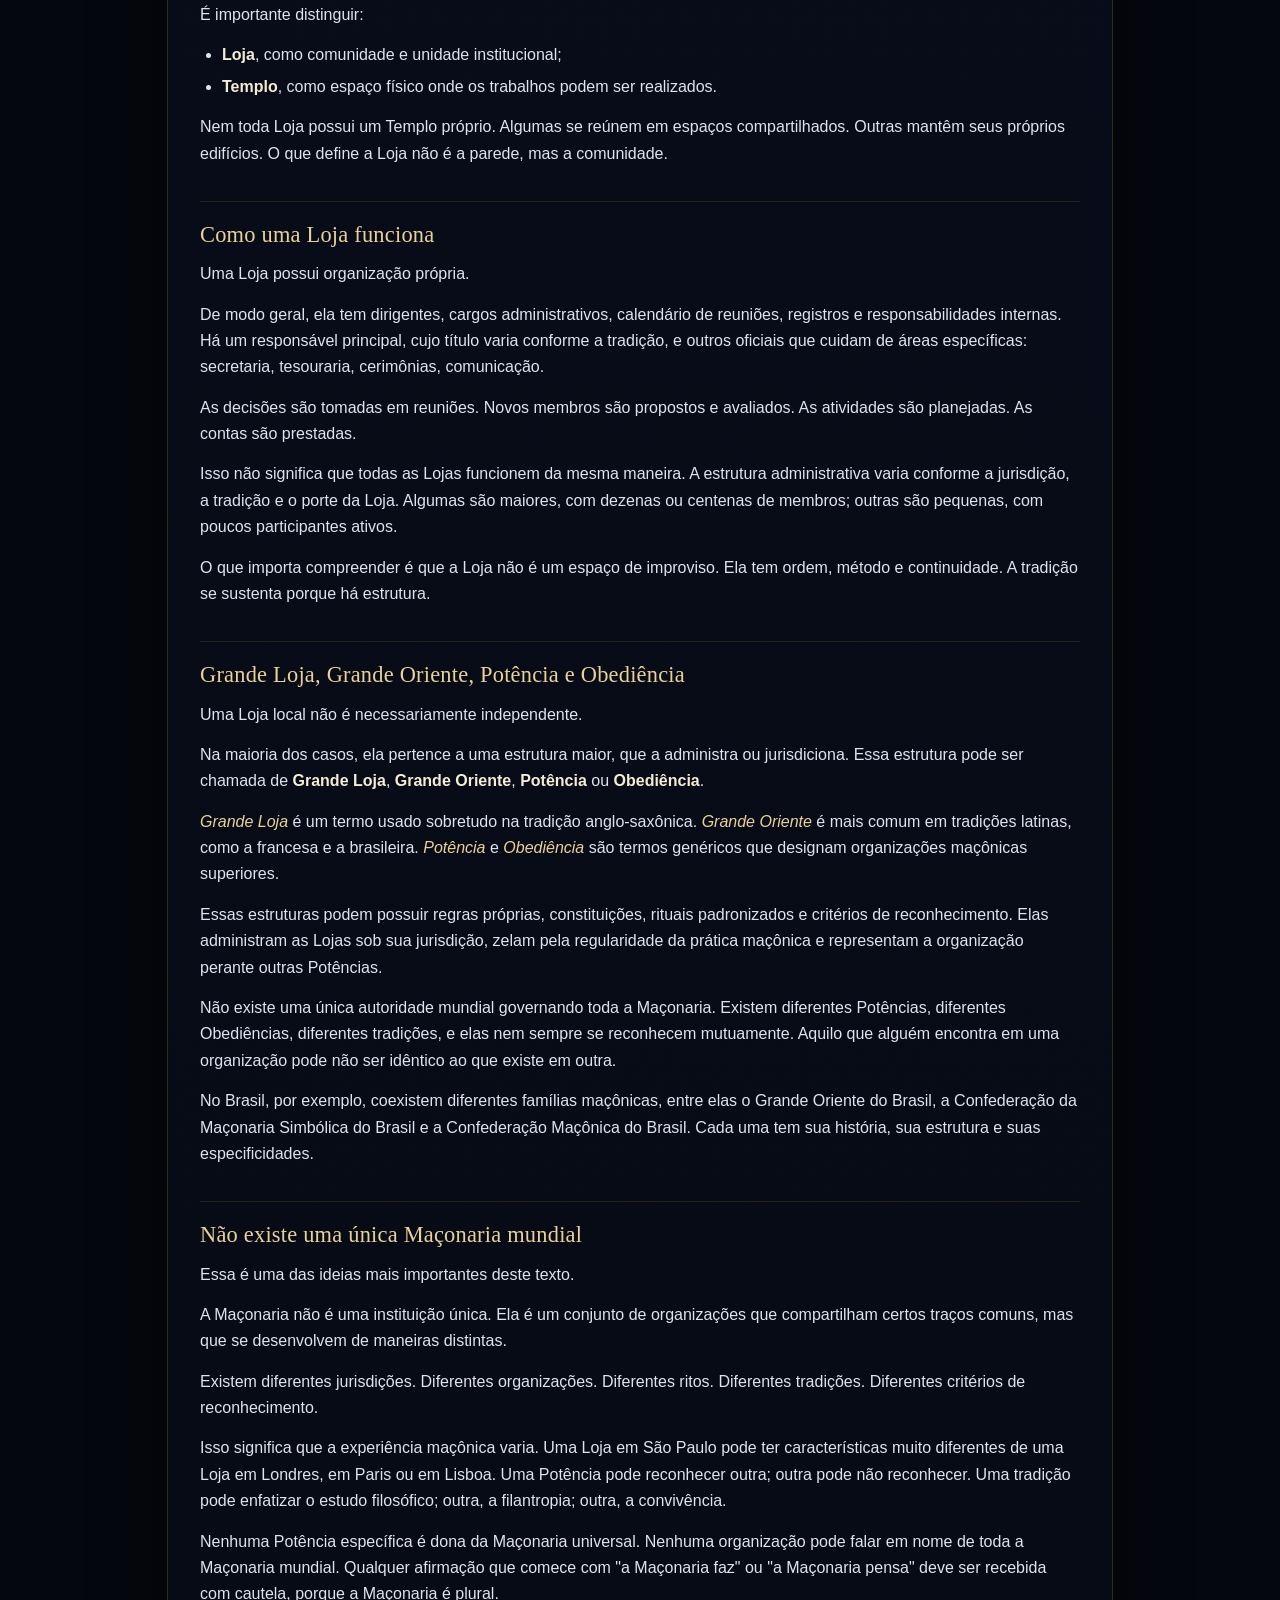
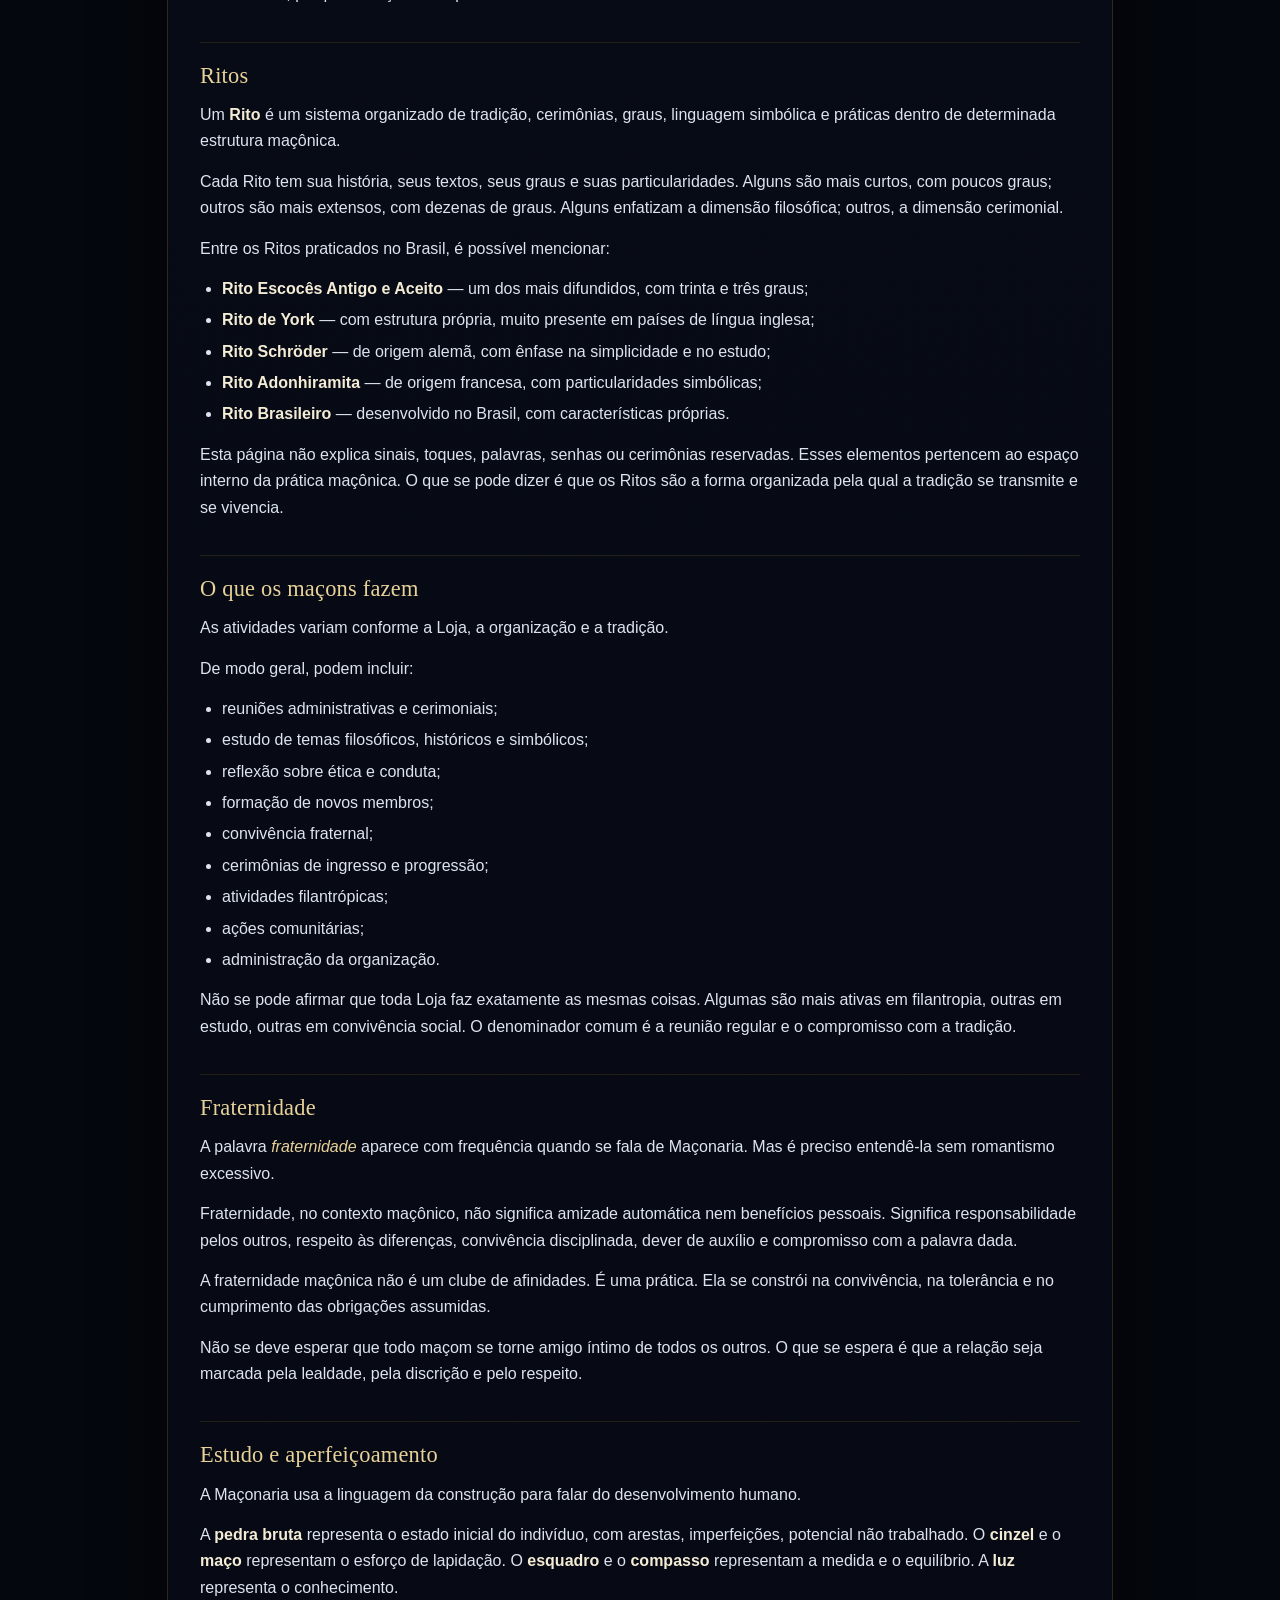
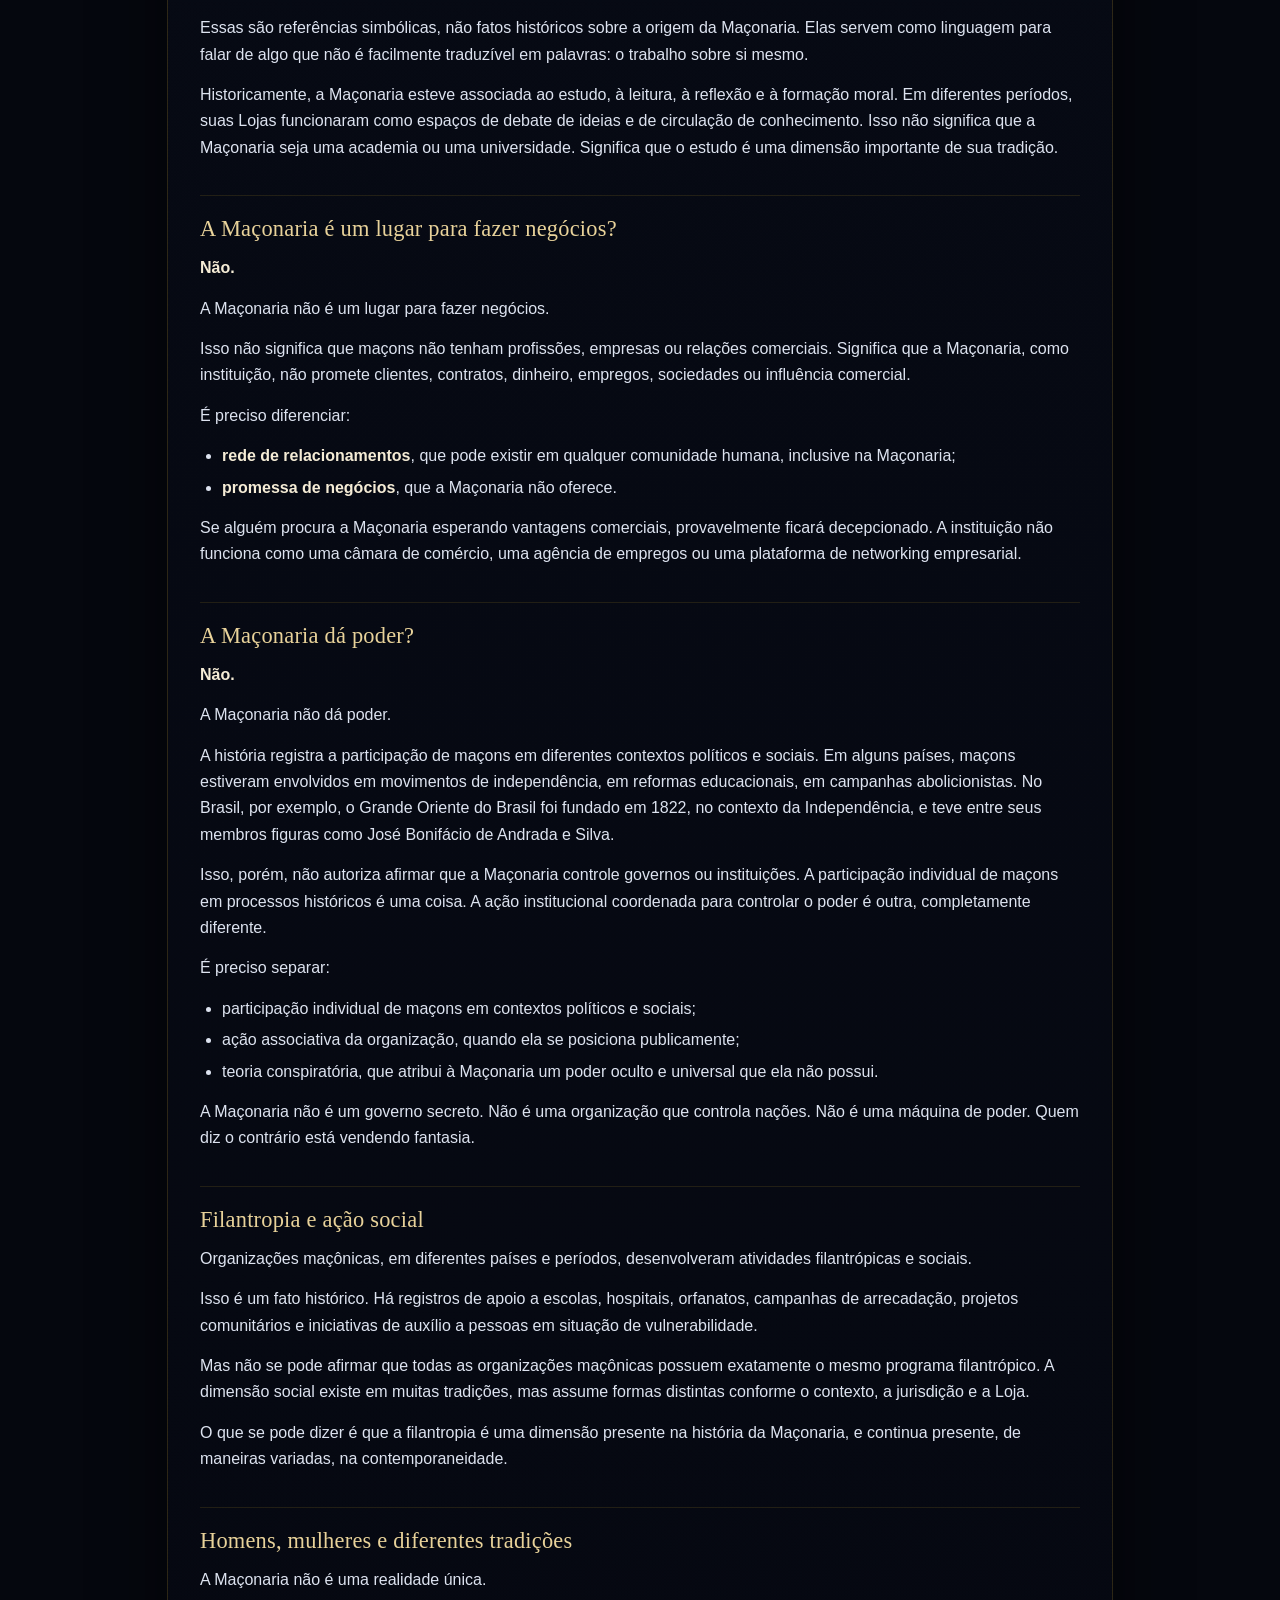
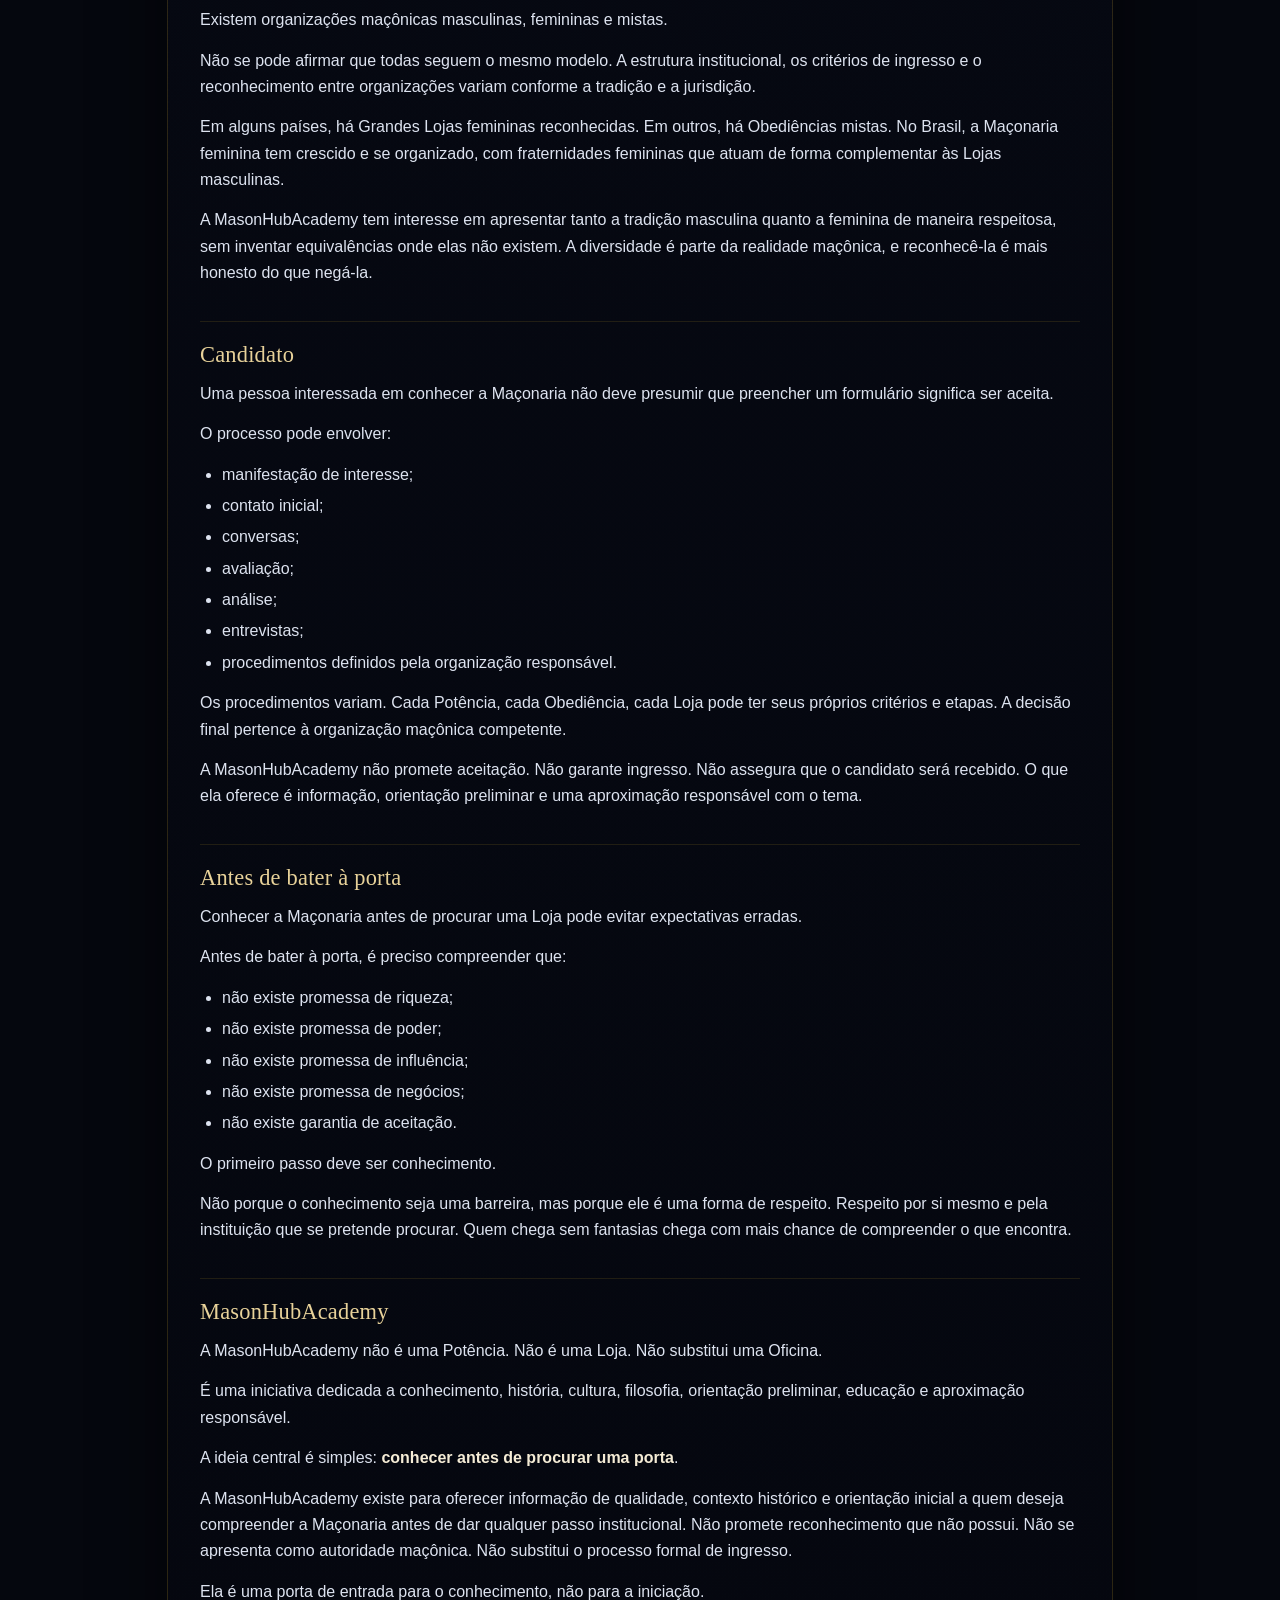
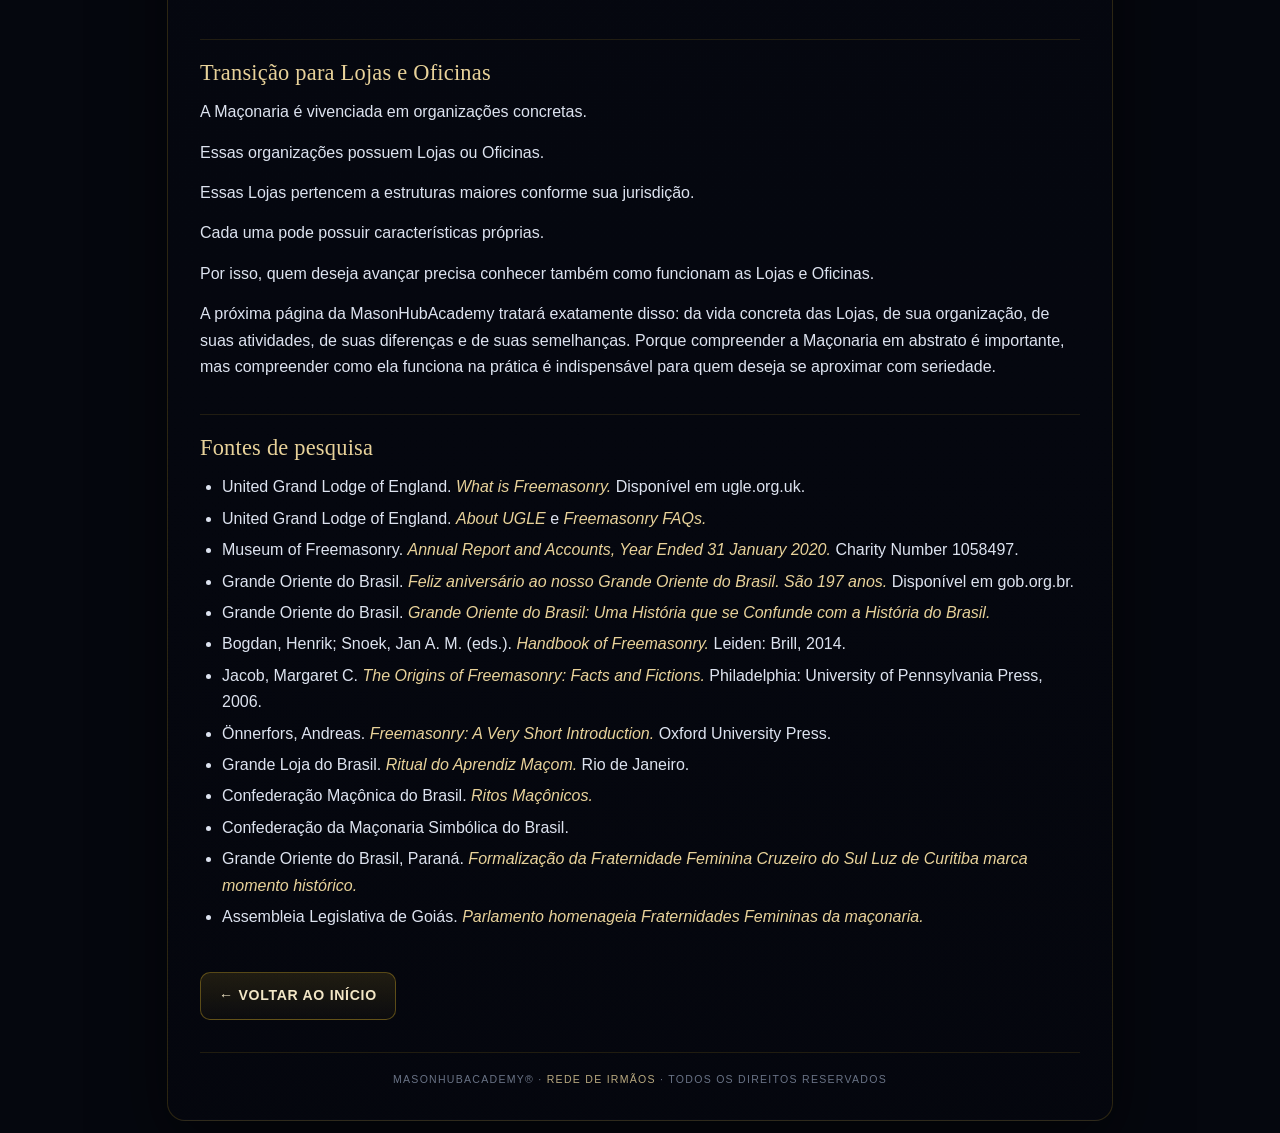
<file: o-que-e-maconaria.html>
<!DOCTYPE html>
<html lang="pt-BR">
<head>
<meta charset="UTF-8">
<meta name="viewport" content="width=device-width, initial-scale=1.0, maximum-scale=1.0, user-scalable=no">
<meta name="color-scheme" content="dark">
<title>O que é Maçonaria — MasonHubAcademy</title>
<meta name="description" content="Explicação clara e honesta sobre o que é a Maçonaria: história, tradições, limites e o que ela não é.">
<meta name="robots" content="index,follow">
<link rel="icon" href="data:image/svg+xml,%3Csvg xmlns='http://www.w3.org/2000/svg' viewBox='0 0 100 100'%3E%3Ctext y='78' font-size='90'%3E%E2%9C%A6%3C/text%3E%3C/svg%3E">
<style>
  html, body { margin: 0; padding: 0; background: #05070e; -webkit-text-size-adjust: 100%; }
  body { padding: clamp(4px, 1.2vw, 12px); font-size: 16px; overflow-x: hidden; }

  #mha-bg {
    position: fixed; inset: 0; z-index: 0; pointer-events: none;
    background: radial-gradient(120% 90% at 50% -10%, #16203a 0%, #0b1120 42%, #05070e 100%);
    overflow: hidden;
  }
  #mha-bg svg { position: absolute; color: #c9a227; filter: drop-shadow(0 0 40px rgba(201,162,39,.15)); }
  #mha-bg .sym-compass { top: 2%; left: 50%; transform: translateX(-50%); width: clamp(260px, 45vw, 520px); height: auto; opacity: 0.05; }
  #mha-bg .sym-g { bottom: 6%; right: 4%; width: clamp(80px, 12vw, 140px); height: auto; opacity: 0.06; }
  #mha-bg .sym-ashlar { bottom: 8%; left: 4%; width: clamp(90px, 13vw, 150px); height: auto; opacity: 0.04; }

  /* =========================================================
     PÁGINA
     ========================================================= */
  #mha-page {
    position: relative; z-index: 1; width: 100%; max-width: 880px; margin: 0 auto;
    padding: clamp(14px, 3vw, 32px); border-radius: clamp(10px, 2.4vw, 18px);
    border: 1px solid rgba(201, 162, 39, .2);
    background: linear-gradient(180deg, rgba(11,17,32,.85), rgba(5,7,14,.92));
    backdrop-filter: blur(6px); -webkit-backdrop-filter: blur(6px);
    color: #e9edf7;
    font-family: -apple-system, BlinkMacSystemFont, "Segoe UI", Roboto, sans-serif;
    line-height: 1.65; box-shadow: 0 24px 70px rgba(0,0,0,.55);
    -webkit-font-smoothing: antialiased;
  }
  #mha-page * { box-sizing: border-box; }
  .mha-head { text-align: center; }
  .mha-brand { margin: 0; font-family: Georgia, serif; font-weight: 400;
    font-size: clamp(1.05rem, 5vw, 1.9rem); letter-spacing: .015em;
    color: #f7f2e4; text-shadow: 0 0 34px rgba(201,162,39,.28); }
  .mha-sub { margin: 4px 0 0; font-size: clamp(.58rem, 2vw, .74rem);
    letter-spacing: .24em; text-transform: uppercase; color: #b9a980; }
  .mha-badge { display: inline-block; margin: clamp(8px,2vw,14px) auto 0; padding: 5px 12px;
    border: 1px solid rgba(201,162,39,.42); border-radius: 999px;
    font-size: clamp(.55rem,1.9vw,.7rem); letter-spacing: .18em; text-transform: uppercase;
    color: #e8d29a; background: linear-gradient(180deg, rgba(201,162,39,.16), rgba(201,162,39,.03)); }
  .mha-content { font-size: clamp(.92rem, 2.7vw, 1rem); margin-top: clamp(18px,3vw,26px); }
  .mha-content > p:first-of-type { font-size: clamp(1rem, 3vw, 1.1rem); color: #e9edf7; }
  .mha-content h2 { font-family: Georgia, serif; font-weight: 400;
    font-size: clamp(1.1rem, 3.6vw, 1.4rem); line-height: 1.3;
    color: #e8d29a; margin: clamp(24px,4vw,34px) 0 clamp(8px,1.6vw,12px);
    padding-top: clamp(12px,2vw,18px);
    border-top: 1px solid rgba(201,162,39,.14);
    letter-spacing: .01em; }
  .mha-content h2:first-child { border-top: 0; padding-top: 0; margin-top: 0; }
  .mha-content p { margin: 0 0 clamp(10px,2vw,14px); color: #dde3f0; }
  .mha-content strong { color: #f5ecd6; font-weight: 600; }
  .mha-content em { color: #e8d29a; font-style: italic; }
  .mha-content ul { margin: 0 0 clamp(10px,2vw,14px); padding-left: 22px; color: #dde3f0; }
  .mha-content li { margin-bottom: 5px; }
  .mha-content blockquote { margin: clamp(12px,2vw,18px) 0; padding: 12px 16px;
    border-left: 2px solid rgba(201,162,39,.5); background: rgba(201,162,39,.045);
    color: #e8d29a; font-style: italic; border-radius: 0 8px 8px 0; }
  .mha-content hr { border: 0; border-top: 1px solid rgba(201,162,39,.14);
    margin: clamp(18px,3vw,26px) 0; }
  .mha-content a { color: #e8d29a; text-decoration: underline; text-underline-offset: 2px; word-break: break-word; }
  .mha-content a:hover { color: #fff; }
  .mha-back { display: inline-flex; align-items: center; gap: 6px;
    margin-top: clamp(20px,3vw,28px); padding: 11px 18px; border-radius: 10px;
    border: 1px solid rgba(201,162,39,.4);
    background: linear-gradient(180deg, rgba(201,162,39,.14), rgba(201,162,39,.04));
    color: #f2e6c6; text-decoration: none;
    font-size: clamp(.78rem,2.4vw,.88rem); font-weight: 600;
    letter-spacing: .05em; text-transform: uppercase;
    -webkit-tap-highlight-color: transparent; }
  .mha-back:hover { background: linear-gradient(180deg, rgba(201,162,39,.26), rgba(201,162,39,.10));
    border-color: rgba(232,210,154,.7); color: #fff; }
  .mha-foot { margin-top: clamp(20px,4vw,32px); padding-top: clamp(12px,2vw,18px);
    border-top: 1px solid rgba(201,162,39,.14); text-align: center;
    font-size: clamp(.58rem,1.8vw,.66rem); letter-spacing: .12em;
    text-transform: uppercase; color: rgba(154,166,191,.68); }
  .mha-foot a { color: #b9a980; text-decoration: none; }
  .mha-foot a:hover { color: #e8d29a; text-decoration: underline; text-underline-offset: 2px; }

  @media (max-width: 400px) {
    .mha-brand { font-size: clamp(.92rem, 5vw, 1.4rem); }
    .mha-sub { font-size: .56rem; letter-spacing: .18em; }
    .mha-badge { font-size: .52rem; padding: 4px 10px; letter-spacing: .14em; }
  }
</style>
<link rel="stylesheet" href="/menu.css">
</head>
<body>

<div id="mha-bg" aria-hidden="true">
  <svg class="sym-compass" viewBox="0 0 200 200" fill="none" stroke="currentColor" stroke-width="2.5" stroke-linecap="round" stroke-linejoin="round">
    <circle cx="100" cy="30" r="7"/>
    <path d="M100 37 L40 170"/>
    <path d="M100 37 L160 170"/>
    <path d="M40 170 L100 130 L160 170"/>
  </svg>
  <svg class="sym-g" viewBox="0 0 200 200" fill="none" stroke="currentColor" stroke-width="6" stroke-linecap="round" stroke-linejoin="round">
    <circle cx="100" cy="100" r="80" stroke-width="3"/>
    <path d="M135 70 A 45 45 0 1 0 145 100 L100 100"/>
  </svg>
  <svg class="sym-ashlar" viewBox="0 0 200 200" fill="none" stroke="currentColor" stroke-width="3" stroke-linejoin="round">
    <path d="M30 70 L100 30 L170 70 L170 150 L100 190 L30 150 Z"/>
    <path d="M30 70 L100 110 L170 70"/>
    <path d="M100 110 L100 190"/>
  </svg>
</div>

<div id="mha-menu-root"></div>

<article id="mha-page">
  <header class="mha-head">
    <h1 class="mha-brand">MasonHubAcademy</h1>
    <p class="mha-sub">Templo · Geometria · Luz</p>
    <div class="mha-badge">Conhecimento antes da Porta</div>
  </header>

  <main class="mha-content">

    <p>Antes de perguntar o que existe atrás de uma porta, talvez seja necessário reconhecer que portas não são apenas passagens. São também limites. E todo limite carrega uma pergunta.</p>

    <p>Há séculos, homens e mulheres se reúnem sob o nome de Maçonaria. Não para construir catedrais de pedra, como faziam os antigos construtores medievais, mas para trabalhar em outra matéria: a convivência, o estudo, a disciplina interior e o aperfeiçoamento de si mesmos. A Maçonaria não é uma doutrina fechada nem um sistema único. É uma tradição fraternal, associativa e simbólica, organizada de maneiras diferentes em diferentes lugares do mundo. Compreendê-la exige abandonar tanto o entusiasmo ingênuo de quem espera revelações quanto o medo alimentado por fantasias conspiratórias.</p>

    <p>Este texto não pretende convencer ninguém a ingressar em nada. Pretende apenas explicar.</p>

    <h2>O que é a Maçonaria?</h2>

    <p>A Maçonaria é uma tradição fraternal e associativa. Sua forma moderna organizou-se na Inglaterra no início do século XVIII, quando, em 1717, quatro lojas londrinas se reuniram para formar a primeira Grande Loja. Antes disso, suas raízes remontam às guildas de pedreiros medievais, construtores de catedrais e castelos que usavam sinais, palavras e instrumentos de trabalho para se reconhecerem entre si.</p>

    <p>Com o tempo, a Maçonaria deixou de ser <em>operativa</em>, ligada ao ofício da construção, e tornou-se <em>especulativa</em>. Seus membros passaram a usar as ferramentas e a linguagem do canteiro de obras como metáforas para o trabalho sobre si mesmos: a régua, o compasso, o esquadro, o maço e o cinzel. O que antes servia para medir e talhar pedras passou a servir para medir e talhar condutas.</p>

    <p>Hoje, a Maçonaria é uma associação voluntária de pessoas adultas que se reúnem em unidades locais chamadas Lojas. Ela se organiza em torno de três graus simbólicos fundamentais — <strong>Aprendiz</strong>, <strong>Companheiro</strong> e <strong>Mestre</strong> — e se estrutura por diferentes jurisdições, cada uma com suas próprias regras administrativas e tradições ritualísticas.</p>

    <p>Diferentes tradições maçônicas podem enfatizar aspectos distintos: algumas dão mais peso ao estudo filosófico, outras à filantropia, outras à convivência fraternal. Não existe uma definição única que abarque todas as organizações maçônicas do mundo. Existe, isso sim, um conjunto de traços comuns: a organização em Lojas, o uso de simbolismo, a prática de cerimônias, a formação moral e o compromisso com o aperfeiçoamento pessoal.</p>

    <h2>O que a Maçonaria não é</h2>

    <p>Antes de avançar, é preciso limpar o terreno das expectativas equivocadas.</p>

    <ul>
      <li>A Maçonaria <strong>não é uma religião</strong>. Não possui sacramentos, não administra batismos, casamentos ou funerais religiosos, não tem dogmas de fé obrigatórios e não pretende substituir a igreja, a sinagoga, a mesquita ou qualquer outra comunidade religiosa.</li>
      <li>A Maçonaria <strong>não é uma igreja</strong>, nem uma seita religiosa, nem uma ordem sacerdotal.</li>
      <li>A Maçonaria <strong>não é uma empresa</strong>. Não distribui lucros, não promete enriquecimento, não vende produtos e não funciona como um clube de negócios.</li>
      <li>A Maçonaria <strong>não é um partido político</strong>. Não tem programa partidário, não lança candidatos, não orienta voto e não interfere em disputas eleitorais.</li>
      <li>A Maçonaria <strong>não é uma entidade governamental</strong>. Não administra recursos públicos, não tem poder de polícia e não ocupa espaço institucional do Estado.</li>
      <li>A Maçonaria <strong>não é uma fórmula para enriquecimento</strong>, não é uma promessa de poder, não é garantia de negócios e não é garantia de influência.</li>
      <li>E, por fim, a Maçonaria <strong>não garante</strong> que qualquer candidato será aceito. O ingresso depende de avaliação, de conversas e de decisão da organização responsável, e essa decisão pode ser negativa.</li>
    </ul>

    <p>Essas distinções não são detalhes. São a diferença entre compreender a Maçonaria e projetar nela fantasias.</p>

    <h2>Maçonaria e religião</h2>

    <p>A relação entre Maçonaria e religião exige cuidado.</p>

    <p>Muitas tradições maçônicas trabalham com a ideia de que seus membros devem acreditar em um Ser Superior ou em um Princípio Criador. Mas os critérios e as formulações variam conforme a jurisdição. Algumas organizações exigem essa crença de forma explícita, outras a apresentam de modo mais amplo, outras ainda adotam posições distintas sobre o tema.</p>

    <p>O que se pode afirmar com segurança é que a Maçonaria não deve ser confundida com uma religião organizada. Ela não ensina teologia, não impõe credo, não celebra cultos e não pede que seus membros abandonem sua fé pessoal. Pelo contrário: em muitas tradições, espera-se que o maçom permaneça ativo em sua própria comunidade religiosa.</p>

    <p>Ao longo da história, alguns críticos acusaram a Maçonaria de ser uma religião disfarçada. Outros, de ser irreligiosa. Nenhuma dessas leituras é universalmente válida. O que existe é uma diversidade de posições, e qualquer afirmação categórica sobre o que a Maçonaria acredita deve ser recebida com reserva.</p>

    <h2>Segredo, reserva e privacidade</h2>

    <p>A pergunta sobre se a Maçonaria é secreta costuma gerar mais confusão do que esclarecimento.</p>

    <p>A Maçonaria <strong>não é uma sociedade secreta</strong>. Ela é uma <strong>sociedade discreta</strong>. A diferença é importante.</p>

    <p>Uma sociedade secreta esconde sua existência. Uma sociedade discreta torna pública sua existência, mas preserva certos aspectos internos. No caso da Maçonaria, há informações amplamente públicas: sua história, sua organização, suas ações filantrópicas, seus personagens, suas Lojas, suas Potências, seus Ritos. Tudo isso pode ser encontrado em livros, museus, sites institucionais e arquivos públicos.</p>

    <p>O que é reservado pertence a outra categoria. Certos procedimentos ritualísticos, sinais de reconhecimento, palavras e cerimônias internas são mantidos em reserva. Isso não é o mesmo que segredo no sentido conspiratório. Trata-se de uma forma de preservar a intimidade do espaço de trabalho maçônico, assim como uma família preserva a intimidade de sua casa.</p>

    <p>A MasonHubAcademy explica a Maçonaria sem violar aquilo que pertence aos espaços reservados. O que é público, é explicado. O que é interno, é respeitado.</p>

    <h2>Onde a Maçonaria acontece</h2>

    <p>A Maçonaria não existe em abstrato. Ela acontece em algum lugar.</p>

    <p>Esse lugar é a <strong>Loja</strong>.</p>

    <p>A Loja é a unidade local onde os maçons se reúnem. Pode ser chamada também de <em>Oficina</em>, dependendo da tradição e da organização. Em algumas jurisdições, Loja e Oficina são usados como sinônimos; em outras, há distinções sutis.</p>

    <p>Mas a Loja não é apenas um prédio. É uma comunidade institucional de pessoas. É o grupo de indivíduos que se reúne regularmente para trabalhar, estudar, conviver e administrar a vida da organização.</p>

    <p>Nas Lojas, realizam-se:</p>

    <ul>
      <li>reuniões administrativas;</li>
      <li>cerimônias de ingresso e progressão;</li>
      <li>estudos e palestras;</li>
      <li>atividades filantrópicas;</li>
      <li>momentos de convivência fraternal.</li>
    </ul>

    <p>A Loja é o coração da experiência maçônica. É ali que a tradição se torna prática, que o simbolismo se torna linguagem e que a fraternidade se torna convivência concreta.</p>

    <h2>O Templo</h2>

    <p>Quando uma Loja se reúne, ela pode fazê-lo em um espaço específico: o <strong>Templo</strong>.</p>

    <p>O Templo não é um local de culto religioso. É um espaço carregado de significado simbólico e tradicional. Sua disposição, seus elementos e sua atmosfera remetem à linguagem da construção e da geometria. O Templo é o lugar onde o trabalho maçônico acontece, e sua configuração varia conforme o Rito adotado e a tradição da organização.</p>

    <p>É importante distinguir:</p>

    <ul>
      <li><strong>Loja</strong>, como comunidade e unidade institucional;</li>
      <li><strong>Templo</strong>, como espaço físico onde os trabalhos podem ser realizados.</li>
    </ul>

    <p>Nem toda Loja possui um Templo próprio. Algumas se reúnem em espaços compartilhados. Outras mantêm seus próprios edifícios. O que define a Loja não é a parede, mas a comunidade.</p>

    <h2>Como uma Loja funciona</h2>

    <p>Uma Loja possui organização própria.</p>

    <p>De modo geral, ela tem dirigentes, cargos administrativos, calendário de reuniões, registros e responsabilidades internas. Há um responsável principal, cujo título varia conforme a tradição, e outros oficiais que cuidam de áreas específicas: secretaria, tesouraria, cerimônias, comunicação.</p>

    <p>As decisões são tomadas em reuniões. Novos membros são propostos e avaliados. As atividades são planejadas. As contas são prestadas.</p>

    <p>Isso não significa que todas as Lojas funcionem da mesma maneira. A estrutura administrativa varia conforme a jurisdição, a tradição e o porte da Loja. Algumas são maiores, com dezenas ou centenas de membros; outras são pequenas, com poucos participantes ativos.</p>

    <p>O que importa compreender é que a Loja não é um espaço de improviso. Ela tem ordem, método e continuidade. A tradição se sustenta porque há estrutura.</p>

    <h2>Grande Loja, Grande Oriente, Potência e Obediência</h2>

    <p>Uma Loja local não é necessariamente independente.</p>

    <p>Na maioria dos casos, ela pertence a uma estrutura maior, que a administra ou jurisdiciona. Essa estrutura pode ser chamada de <strong>Grande Loja</strong>, <strong>Grande Oriente</strong>, <strong>Potência</strong> ou <strong>Obediência</strong>.</p>

    <p><em>Grande Loja</em> é um termo usado sobretudo na tradição anglo-saxônica. <em>Grande Oriente</em> é mais comum em tradições latinas, como a francesa e a brasileira. <em>Potência</em> e <em>Obediência</em> são termos genéricos que designam organizações maçônicas superiores.</p>

    <p>Essas estruturas podem possuir regras próprias, constituições, rituais padronizados e critérios de reconhecimento. Elas administram as Lojas sob sua jurisdição, zelam pela regularidade da prática maçônica e representam a organização perante outras Potências.</p>

    <p>Não existe uma única autoridade mundial governando toda a Maçonaria. Existem diferentes Potências, diferentes Obediências, diferentes tradições, e elas nem sempre se reconhecem mutuamente. Aquilo que alguém encontra em uma organização pode não ser idêntico ao que existe em outra.</p>

    <p>No Brasil, por exemplo, coexistem diferentes famílias maçônicas, entre elas o Grande Oriente do Brasil, a Confederação da Maçonaria Simbólica do Brasil e a Confederação Maçônica do Brasil. Cada uma tem sua história, sua estrutura e suas especificidades.</p>

    <h2>Não existe uma única Maçonaria mundial</h2>

    <p>Essa é uma das ideias mais importantes deste texto.</p>

    <p>A Maçonaria não é uma instituição única. Ela é um conjunto de organizações que compartilham certos traços comuns, mas que se desenvolvem de maneiras distintas.</p>

    <p>Existem diferentes jurisdições. Diferentes organizações. Diferentes ritos. Diferentes tradições. Diferentes critérios de reconhecimento.</p>

    <p>Isso significa que a experiência maçônica varia. Uma Loja em São Paulo pode ter características muito diferentes de uma Loja em Londres, em Paris ou em Lisboa. Uma Potência pode reconhecer outra; outra pode não reconhecer. Uma tradição pode enfatizar o estudo filosófico; outra, a filantropia; outra, a convivência.</p>

    <p>Nenhuma Potência específica é dona da Maçonaria universal. Nenhuma organização pode falar em nome de toda a Maçonaria mundial. Qualquer afirmação que comece com "a Maçonaria faz" ou "a Maçonaria pensa" deve ser recebida com cautela, porque a Maçonaria é plural.</p>

    <h2>Ritos</h2>

    <p>Um <strong>Rito</strong> é um sistema organizado de tradição, cerimônias, graus, linguagem simbólica e práticas dentro de determinada estrutura maçônica.</p>

    <p>Cada Rito tem sua história, seus textos, seus graus e suas particularidades. Alguns são mais curtos, com poucos graus; outros são mais extensos, com dezenas de graus. Alguns enfatizam a dimensão filosófica; outros, a dimensão cerimonial.</p>

    <p>Entre os Ritos praticados no Brasil, é possível mencionar:</p>

    <ul>
      <li><strong>Rito Escocês Antigo e Aceito</strong> — um dos mais difundidos, com trinta e três graus;</li>
      <li><strong>Rito de York</strong> — com estrutura própria, muito presente em países de língua inglesa;</li>
      <li><strong>Rito Schröder</strong> — de origem alemã, com ênfase na simplicidade e no estudo;</li>
      <li><strong>Rito Adonhiramita</strong> — de origem francesa, com particularidades simbólicas;</li>
      <li><strong>Rito Brasileiro</strong> — desenvolvido no Brasil, com características próprias.</li>
    </ul>

    <p>Esta página não explica sinais, toques, palavras, senhas ou cerimônias reservadas. Esses elementos pertencem ao espaço interno da prática maçônica. O que se pode dizer é que os Ritos são a forma organizada pela qual a tradição se transmite e se vivencia.</p>

    <h2>O que os maçons fazem</h2>

    <p>As atividades variam conforme a Loja, a organização e a tradição.</p>

    <p>De modo geral, podem incluir:</p>

    <ul>
      <li>reuniões administrativas e cerimoniais;</li>
      <li>estudo de temas filosóficos, históricos e simbólicos;</li>
      <li>reflexão sobre ética e conduta;</li>
      <li>formação de novos membros;</li>
      <li>convivência fraternal;</li>
      <li>cerimônias de ingresso e progressão;</li>
      <li>atividades filantrópicas;</li>
      <li>ações comunitárias;</li>
      <li>administração da organização.</li>
    </ul>

    <p>Não se pode afirmar que toda Loja faz exatamente as mesmas coisas. Algumas são mais ativas em filantropia, outras em estudo, outras em convivência social. O denominador comum é a reunião regular e o compromisso com a tradição.</p>

    <h2>Fraternidade</h2>

    <p>A palavra <em>fraternidade</em> aparece com frequência quando se fala de Maçonaria. Mas é preciso entendê-la sem romantismo excessivo.</p>

    <p>Fraternidade, no contexto maçônico, não significa amizade automática nem benefícios pessoais. Significa responsabilidade pelos outros, respeito às diferenças, convivência disciplinada, dever de auxílio e compromisso com a palavra dada.</p>

    <p>A fraternidade maçônica não é um clube de afinidades. É uma prática. Ela se constrói na convivência, na tolerância e no cumprimento das obrigações assumidas.</p>

    <p>Não se deve esperar que todo maçom se torne amigo íntimo de todos os outros. O que se espera é que a relação seja marcada pela lealdade, pela discrição e pelo respeito.</p>

    <h2>Estudo e aperfeiçoamento</h2>

    <p>A Maçonaria usa a linguagem da construção para falar do desenvolvimento humano.</p>

    <p>A <strong>pedra bruta</strong> representa o estado inicial do indivíduo, com arestas, imperfeições, potencial não trabalhado. O <strong>cinzel</strong> e o <strong>maço</strong> representam o esforço de lapidação. O <strong>esquadro</strong> e o <strong>compasso</strong> representam a medida e o equilíbrio. A <strong>luz</strong> representa o conhecimento.</p>

    <p>Essas são referências simbólicas, não fatos históricos sobre a origem da Maçonaria. Elas servem como linguagem para falar de algo que não é facilmente traduzível em palavras: o trabalho sobre si mesmo.</p>

    <p>Historicamente, a Maçonaria esteve associada ao estudo, à leitura, à reflexão e à formação moral. Em diferentes períodos, suas Lojas funcionaram como espaços de debate de ideias e de circulação de conhecimento. Isso não significa que a Maçonaria seja uma academia ou uma universidade. Significa que o estudo é uma dimensão importante de sua tradição.</p>

    <h2>A Maçonaria é um lugar para fazer negócios?</h2>

    <p><strong>Não.</strong></p>

    <p>A Maçonaria não é um lugar para fazer negócios.</p>

    <p>Isso não significa que maçons não tenham profissões, empresas ou relações comerciais. Significa que a Maçonaria, como instituição, não promete clientes, contratos, dinheiro, empregos, sociedades ou influência comercial.</p>

    <p>É preciso diferenciar:</p>

    <ul>
      <li><strong>rede de relacionamentos</strong>, que pode existir em qualquer comunidade humana, inclusive na Maçonaria;</li>
      <li><strong>promessa de negócios</strong>, que a Maçonaria não oferece.</li>
    </ul>

    <p>Se alguém procura a Maçonaria esperando vantagens comerciais, provavelmente ficará decepcionado. A instituição não funciona como uma câmara de comércio, uma agência de empregos ou uma plataforma de networking empresarial.</p>

    <h2>A Maçonaria dá poder?</h2>

    <p><strong>Não.</strong></p>

    <p>A Maçonaria não dá poder.</p>

    <p>A história registra a participação de maçons em diferentes contextos políticos e sociais. Em alguns países, maçons estiveram envolvidos em movimentos de independência, em reformas educacionais, em campanhas abolicionistas. No Brasil, por exemplo, o Grande Oriente do Brasil foi fundado em 1822, no contexto da Independência, e teve entre seus membros figuras como José Bonifácio de Andrada e Silva.</p>

    <p>Isso, porém, não autoriza afirmar que a Maçonaria controle governos ou instituições. A participação individual de maçons em processos históricos é uma coisa. A ação institucional coordenada para controlar o poder é outra, completamente diferente.</p>

    <p>É preciso separar:</p>

    <ul>
      <li>participação individual de maçons em contextos políticos e sociais;</li>
      <li>ação associativa da organização, quando ela se posiciona publicamente;</li>
      <li>teoria conspiratória, que atribui à Maçonaria um poder oculto e universal que ela não possui.</li>
    </ul>

    <p>A Maçonaria não é um governo secreto. Não é uma organização que controla nações. Não é uma máquina de poder. Quem diz o contrário está vendendo fantasia.</p>

    <h2>Filantropia e ação social</h2>

    <p>Organizações maçônicas, em diferentes países e períodos, desenvolveram atividades filantrópicas e sociais.</p>

    <p>Isso é um fato histórico. Há registros de apoio a escolas, hospitais, orfanatos, campanhas de arrecadação, projetos comunitários e iniciativas de auxílio a pessoas em situação de vulnerabilidade.</p>

    <p>Mas não se pode afirmar que todas as organizações maçônicas possuem exatamente o mesmo programa filantrópico. A dimensão social existe em muitas tradições, mas assume formas distintas conforme o contexto, a jurisdição e a Loja.</p>

    <p>O que se pode dizer é que a filantropia é uma dimensão presente na história da Maçonaria, e continua presente, de maneiras variadas, na contemporaneidade.</p>

    <h2>Homens, mulheres e diferentes tradições</h2>

    <p>A Maçonaria não é uma realidade única.</p>

    <p>Existem organizações maçônicas masculinas, femininas e mistas.</p>

    <p>Não se pode afirmar que todas seguem o mesmo modelo. A estrutura institucional, os critérios de ingresso e o reconhecimento entre organizações variam conforme a tradição e a jurisdição.</p>

    <p>Em alguns países, há Grandes Lojas femininas reconhecidas. Em outros, há Obediências mistas. No Brasil, a Maçonaria feminina tem crescido e se organizado, com fraternidades femininas que atuam de forma complementar às Lojas masculinas.</p>

    <p>A MasonHubAcademy tem interesse em apresentar tanto a tradição masculina quanto a feminina de maneira respeitosa, sem inventar equivalências onde elas não existem. A diversidade é parte da realidade maçônica, e reconhecê-la é mais honesto do que negá-la.</p>

    <h2>Candidato</h2>

    <p>Uma pessoa interessada em conhecer a Maçonaria não deve presumir que preencher um formulário significa ser aceita.</p>

    <p>O processo pode envolver:</p>

    <ul>
      <li>manifestação de interesse;</li>
      <li>contato inicial;</li>
      <li>conversas;</li>
      <li>avaliação;</li>
      <li>análise;</li>
      <li>entrevistas;</li>
      <li>procedimentos definidos pela organização responsável.</li>
    </ul>

    <p>Os procedimentos variam. Cada Potência, cada Obediência, cada Loja pode ter seus próprios critérios e etapas. A decisão final pertence à organização maçônica competente.</p>

    <p>A MasonHubAcademy não promete aceitação. Não garante ingresso. Não assegura que o candidato será recebido. O que ela oferece é informação, orientação preliminar e uma aproximação responsável com o tema.</p>

    <h2>Antes de bater à porta</h2>

    <p>Conhecer a Maçonaria antes de procurar uma Loja pode evitar expectativas erradas.</p>

    <p>Antes de bater à porta, é preciso compreender que:</p>

    <ul>
      <li>não existe promessa de riqueza;</li>
      <li>não existe promessa de poder;</li>
      <li>não existe promessa de influência;</li>
      <li>não existe promessa de negócios;</li>
      <li>não existe garantia de aceitação.</li>
    </ul>

    <p>O primeiro passo deve ser conhecimento.</p>

    <p>Não porque o conhecimento seja uma barreira, mas porque ele é uma forma de respeito. Respeito por si mesmo e pela instituição que se pretende procurar. Quem chega sem fantasias chega com mais chance de compreender o que encontra.</p>

    <h2>MasonHubAcademy</h2>

    <p>A MasonHubAcademy não é uma Potência. Não é uma Loja. Não substitui uma Oficina.</p>

    <p>É uma iniciativa dedicada a conhecimento, história, cultura, filosofia, orientação preliminar, educação e aproximação responsável.</p>

    <p>A ideia central é simples: <strong>conhecer antes de procurar uma porta</strong>.</p>

    <p>A MasonHubAcademy existe para oferecer informação de qualidade, contexto histórico e orientação inicial a quem deseja compreender a Maçonaria antes de dar qualquer passo institucional. Não promete reconhecimento que não possui. Não se apresenta como autoridade maçônica. Não substitui o processo formal de ingresso.</p>

    <p>Ela é uma porta de entrada para o conhecimento, não para a iniciação.</p>

    <h2>Transição para Lojas e Oficinas</h2>

    <p>A Maçonaria é vivenciada em organizações concretas.</p>

    <p>Essas organizações possuem Lojas ou Oficinas.</p>

    <p>Essas Lojas pertencem a estruturas maiores conforme sua jurisdição.</p>

    <p>Cada uma pode possuir características próprias.</p>

    <p>Por isso, quem deseja avançar precisa conhecer também como funcionam as Lojas e Oficinas.</p>

    <p>A próxima página da MasonHubAcademy tratará exatamente disso: da vida concreta das Lojas, de sua organização, de suas atividades, de suas diferenças e de suas semelhanças. Porque compreender a Maçonaria em abstrato é importante, mas compreender como ela funciona na prática é indispensável para quem deseja se aproximar com seriedade.</p>

    <h2>Fontes de pesquisa</h2>

    <ul>
      <li>United Grand Lodge of England. <em>What is Freemasonry.</em> Disponível em ugle.org.uk.</li>
      <li>United Grand Lodge of England. <em>About UGLE</em> e <em>Freemasonry FAQs.</em></li>
      <li>Museum of Freemasonry. <em>Annual Report and Accounts, Year Ended 31 January 2020.</em> Charity Number 1058497.</li>
      <li>Grande Oriente do Brasil. <em>Feliz aniversário ao nosso Grande Oriente do Brasil. São 197 anos.</em> Disponível em gob.org.br.</li>
      <li>Grande Oriente do Brasil. <em>Grande Oriente do Brasil: Uma História que se Confunde com a História do Brasil.</em></li>
      <li>Bogdan, Henrik; Snoek, Jan A. M. (eds.). <em>Handbook of Freemasonry.</em> Leiden: Brill, 2014.</li>
      <li>Jacob, Margaret C. <em>The Origins of Freemasonry: Facts and Fictions.</em> Philadelphia: University of Pennsylvania Press, 2006.</li>
      <li>Önnerfors, Andreas. <em>Freemasonry: A Very Short Introduction.</em> Oxford University Press.</li>
      <li>Grande Loja do Brasil. <em>Ritual do Aprendiz Maçom.</em> Rio de Janeiro.</li>
      <li>Confederação Maçônica do Brasil. <em>Ritos Maçônicos.</em></li>
      <li>Confederação da Maçonaria Simbólica do Brasil.</li>
      <li>Grande Oriente do Brasil, Paraná. <em>Formalização da Fraternidade Feminina Cruzeiro do Sul Luz de Curitiba marca momento histórico.</em></li>
      <li>Assembleia Legislativa de Goiás. <em>Parlamento homenageia Fraternidades Femininas da maçonaria.</em></li>
    </ul>

  </main>

  <a href="/" class="mha-back">← Voltar ao início</a>

  <footer class="mha-foot">
    MasonHubAcademy® · <a href="/parceiros.html">Rede de Irmãos</a> · Todos os direitos reservados
  </footer>
</article>

<script src="/menu.js" defer></script>
</body>
</html>
</file>
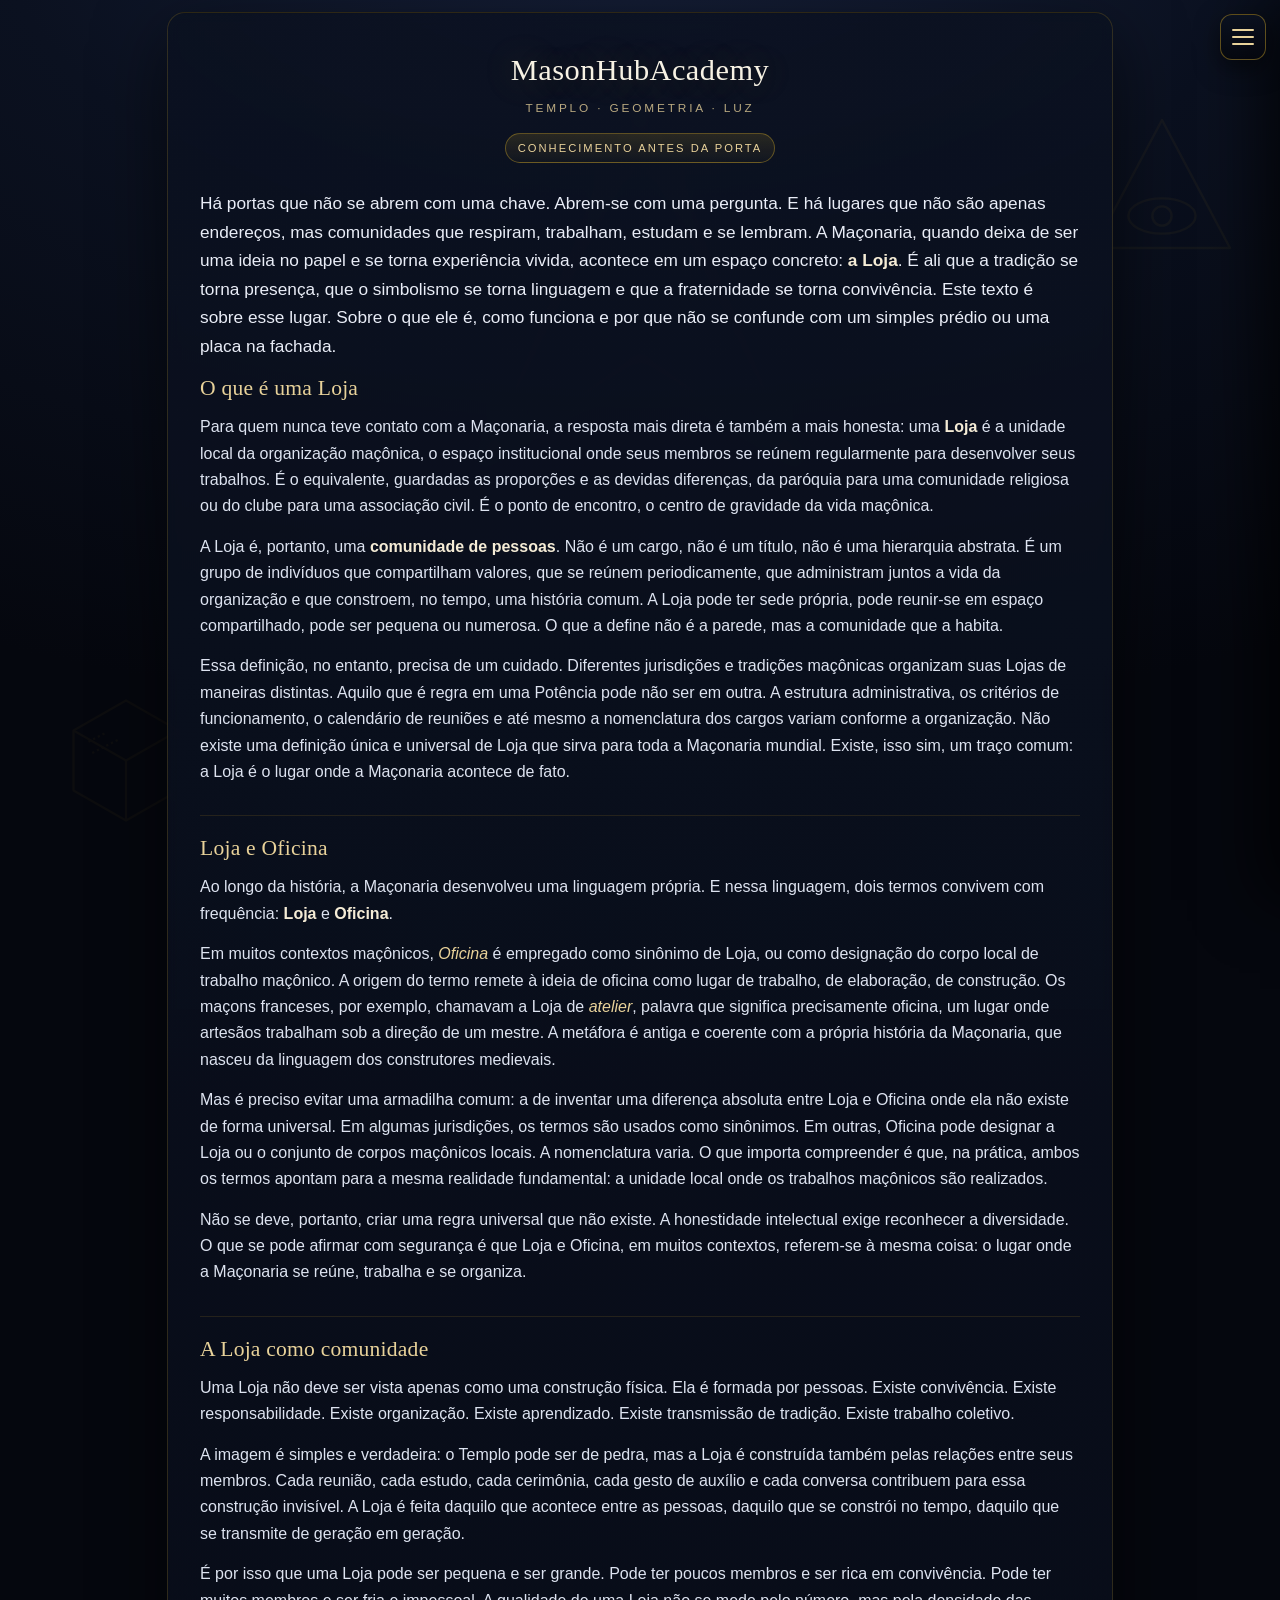
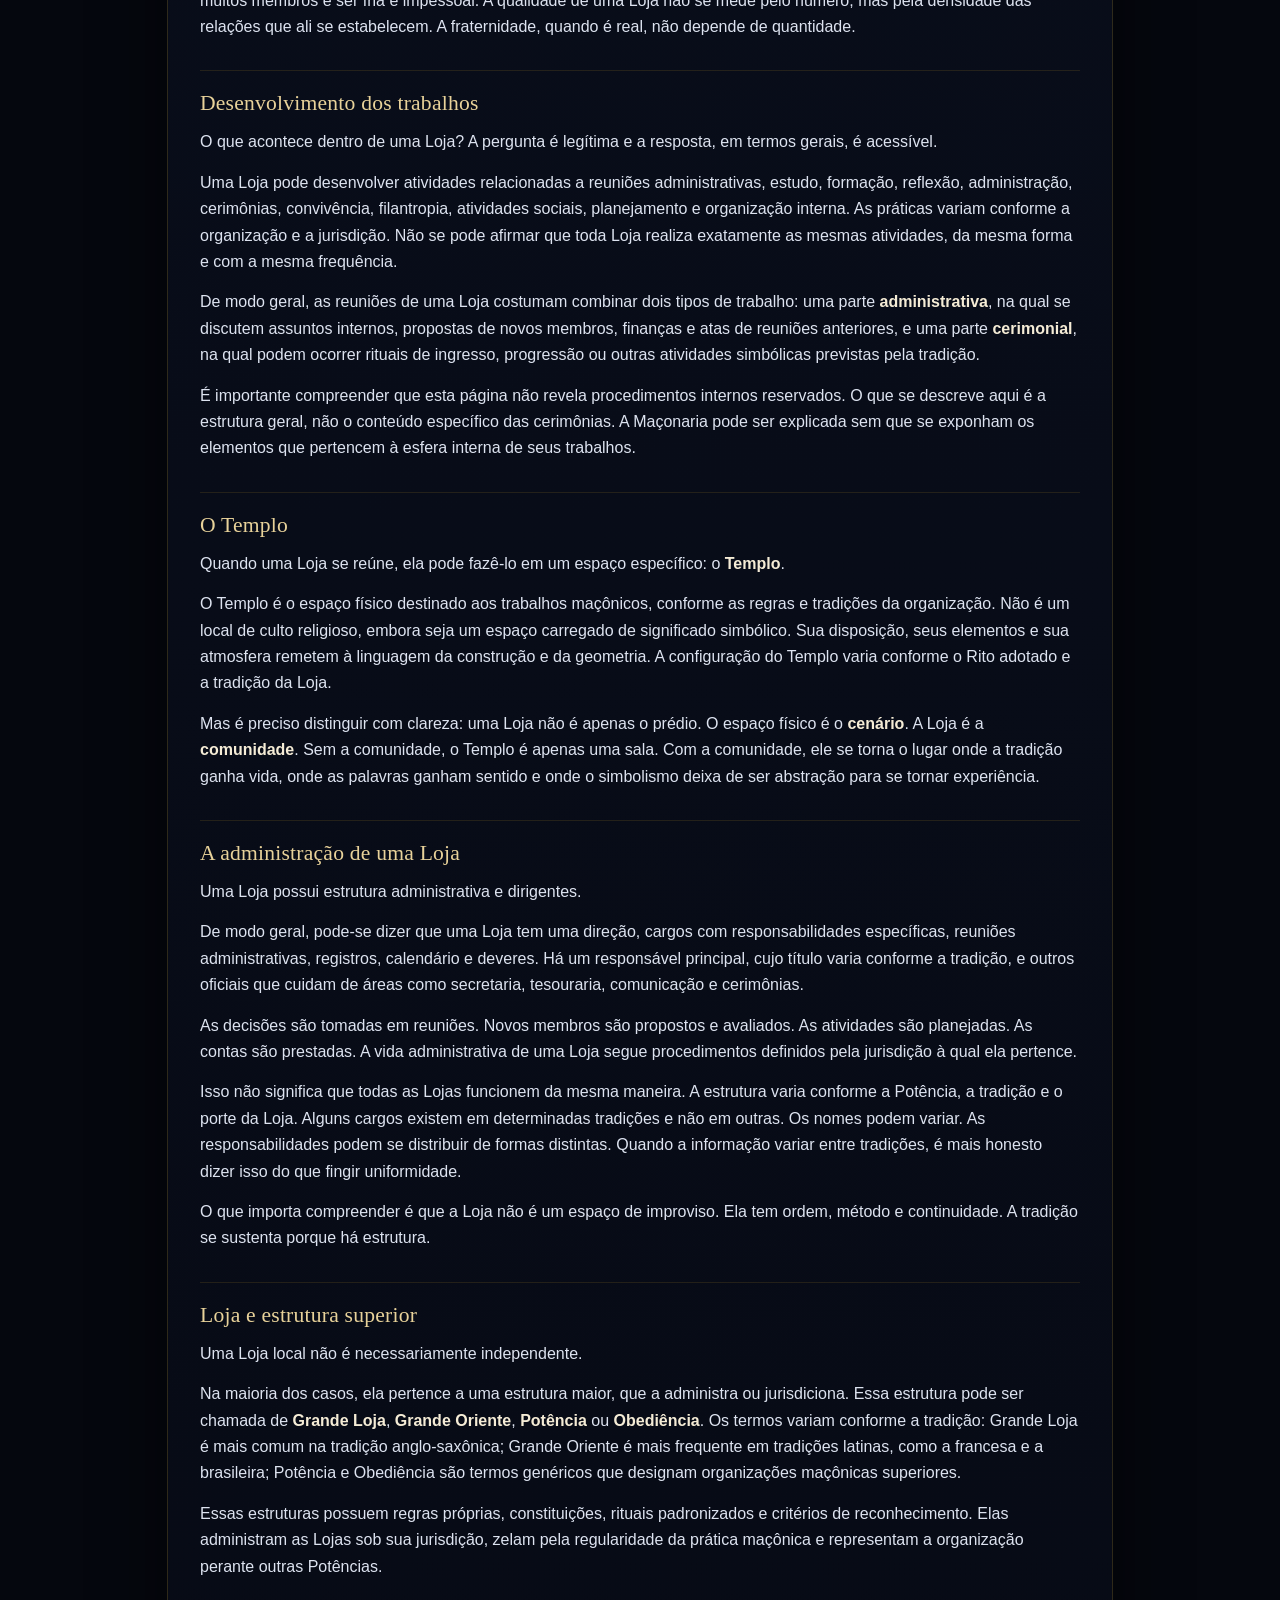
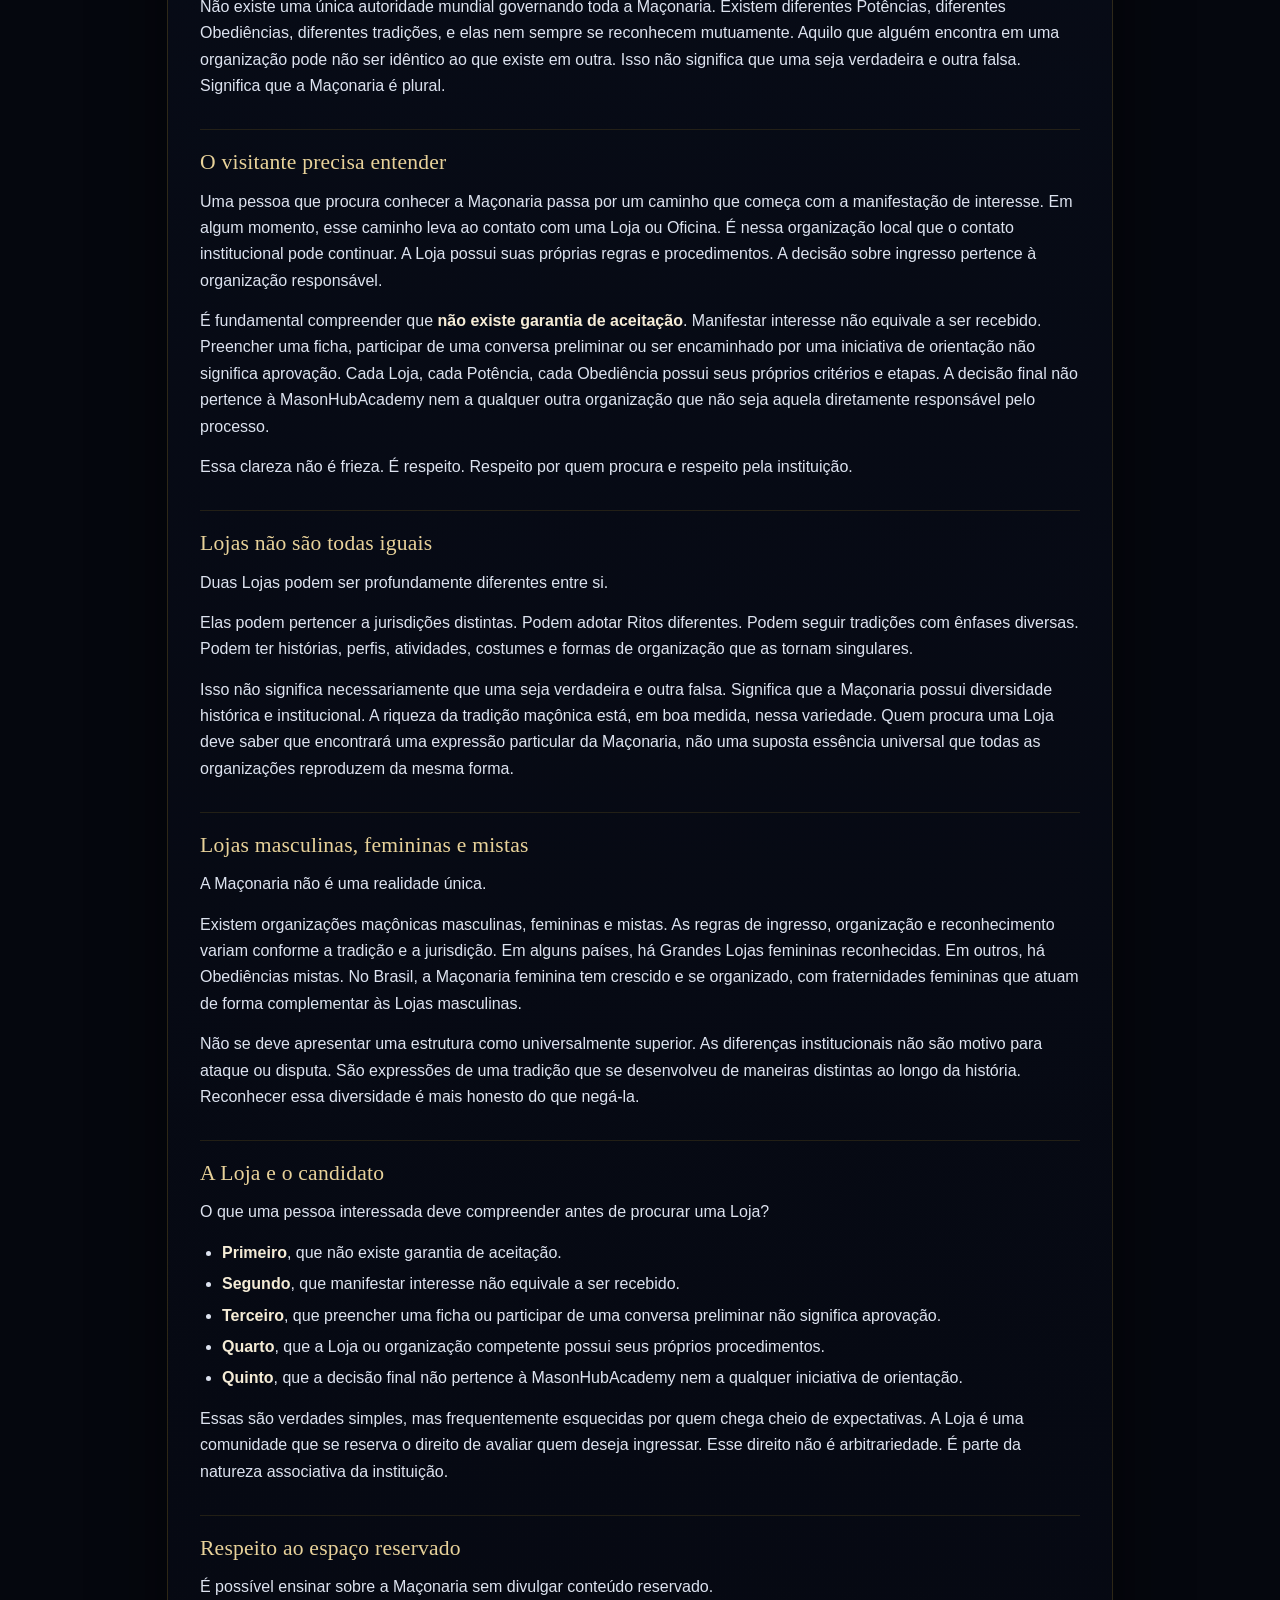
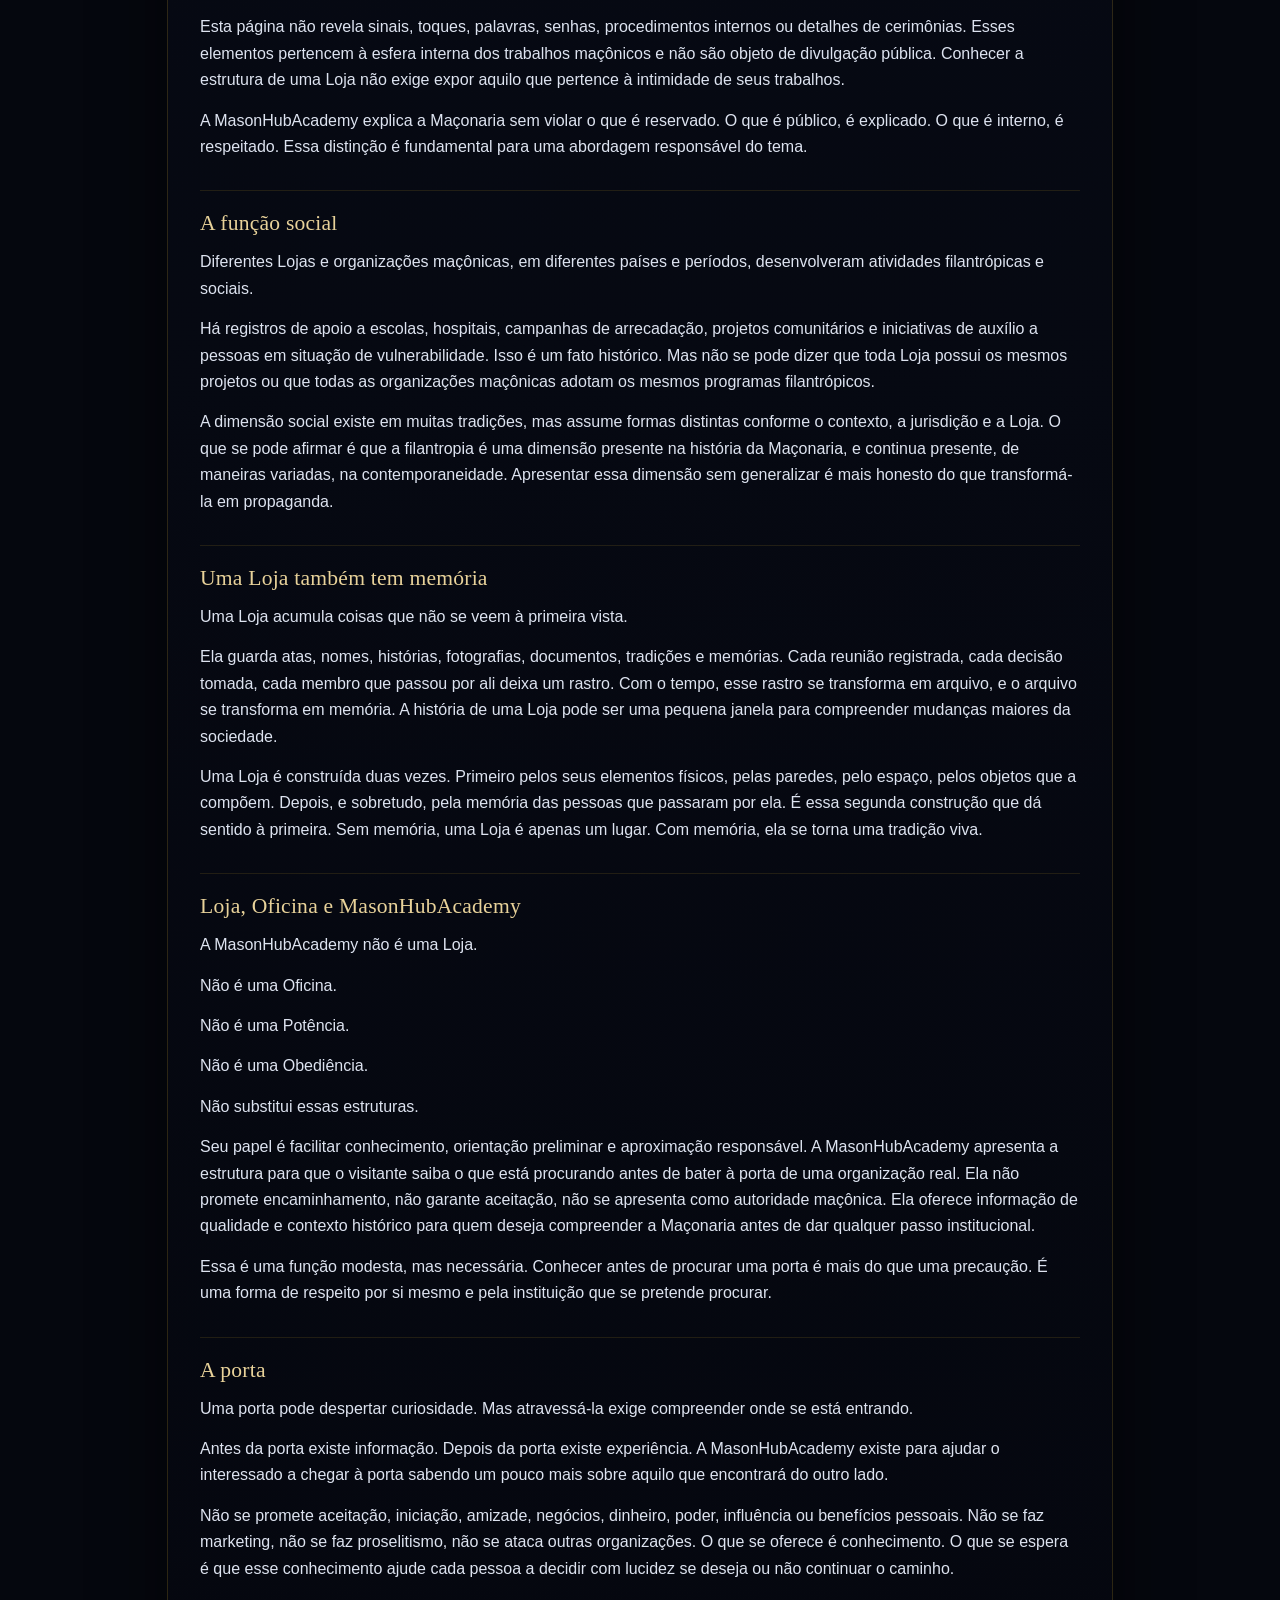
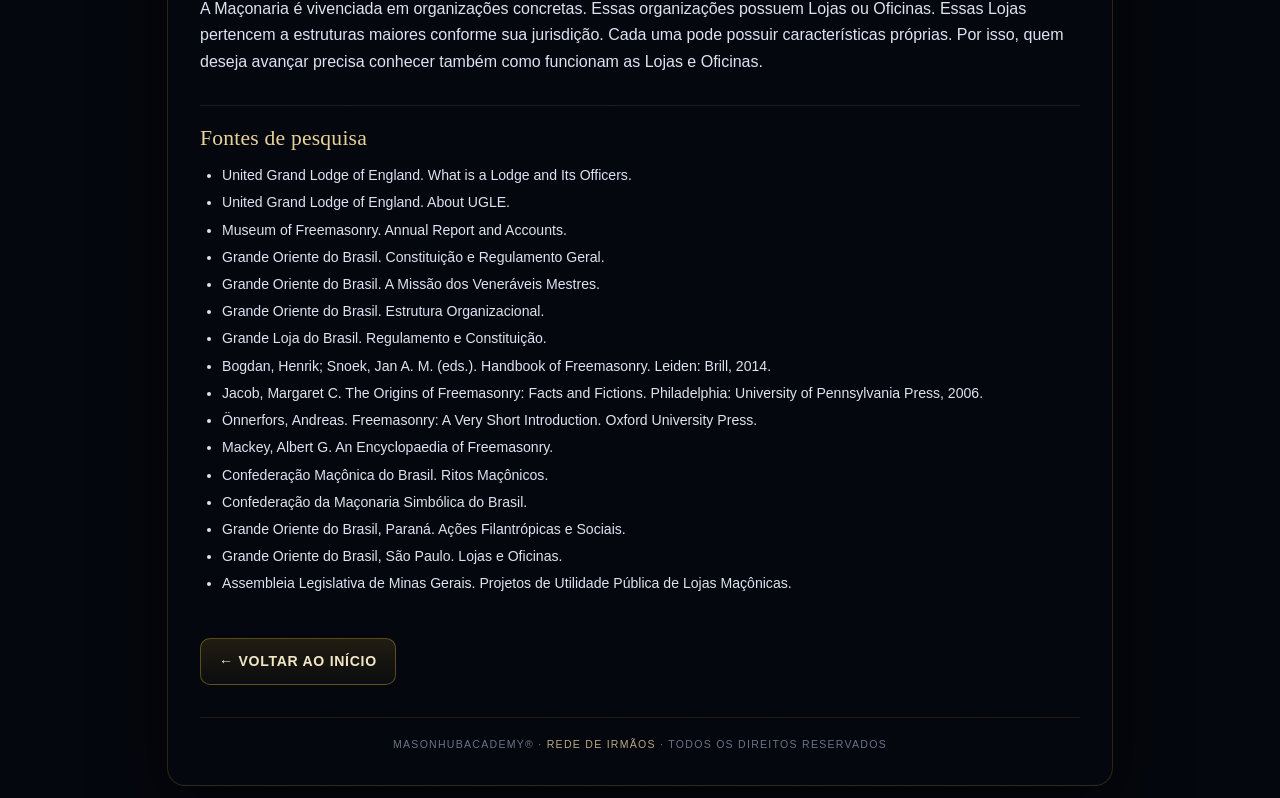
<file: onde-a-maconaria-acontece.html>
<!DOCTYPE html>
<html lang="pt-BR">
<head>
<meta charset="UTF-8">
<meta name="viewport" content="width=device-width, initial-scale=1.0, maximum-scale=1.0, user-scalable=no">
<meta name="color-scheme" content="dark">
<title>Onde a Maçonaria Acontece — MasonHubAcademy</title>
<meta name="description" content="A Loja como unidade local da Maçonaria: o que é, como funciona, sua relação com o Templo e a estrutura superior.">
<meta name="robots" content="index,follow">
<link rel="icon" href="data:image/svg+xml,%3Csvg xmlns='http://www.w3.org/2000/svg' viewBox='0 0 100 100'%3E%3Ctext y='78' font-size='90'%3E%E2%9C%A6%3C/text%3E%3C/svg%3E">
<style>
  html, body { margin: 0; padding: 0; background: #05070e; -webkit-text-size-adjust: 100%; }
  body { padding: clamp(4px, 1.2vw, 12px); font-size: 16px; overflow-x: hidden; }
  #mha-bg {
    position: fixed; inset: 0; z-index: 0; pointer-events: none;
    background: radial-gradient(120% 90% at 50% -10%, #16203a 0%, #0b1120 42%, #05070e 100%);
    overflow: hidden;
  }
  #mha-bg svg { position: absolute; color: #c9a227; filter: drop-shadow(0 0 40px rgba(201,162,39,.15)); }
  #mha-bg .sym-compass { top: 2%; left: 50%; transform: translateX(-50%); width: clamp(260px, 45vw, 520px); height: auto; opacity: 0.05; }
  #mha-bg .sym-ashlar { bottom: 8%; left: 4%; width: clamp(90px, 13vw, 150px); height: auto; opacity: 0.04; }
  #mha-bg .sym-eye { top: 12%; right: 3%; width: clamp(90px, 14vw, 160px); height: auto; opacity: 0.05; }

  #mha-page {
    position: relative; z-index: 1; width: 100%; max-width: 880px; margin: 0 auto;
    padding: clamp(14px, 3vw, 32px); border-radius: clamp(10px, 2.4vw, 18px);
    border: 1px solid rgba(201, 162, 39, .2);
    background: linear-gradient(180deg, rgba(11,17,32,.85), rgba(5,7,14,.92));
    backdrop-filter: blur(6px); -webkit-backdrop-filter: blur(6px);
    color: #e9edf7;
    font-family: -apple-system, BlinkMacSystemFont, "Segoe UI", Roboto, sans-serif;
    line-height: 1.65; box-shadow: 0 24px 70px rgba(0,0,0,.55);
    -webkit-font-smoothing: antialiased;
  }
  #mha-page * { box-sizing: border-box; }
  .mha-head { text-align: center; }
  .mha-brand { margin: 0; font-family: Georgia, serif; font-weight: 400;
    font-size: clamp(1.05rem, 5vw, 1.9rem); letter-spacing: .015em;
    color: #f7f2e4; text-shadow: 0 0 34px rgba(201,162,39,.28); }
  .mha-sub { margin: 4px 0 0; font-size: clamp(.58rem, 2vw, .74rem);
    letter-spacing: .24em; text-transform: uppercase; color: #b9a980; }
  .mha-badge { display: inline-block; margin: clamp(8px,2vw,14px) auto 0; padding: 5px 12px;
    border: 1px solid rgba(201,162,39,.42); border-radius: 999px;
    font-size: clamp(.55rem,1.9vw,.7rem); letter-spacing: .18em; text-transform: uppercase;
    color: #e8d29a; background: linear-gradient(180deg, rgba(201,162,39,.16), rgba(201,162,39,.03)); }
  .mha-content { font-size: clamp(.92rem, 2.7vw, 1rem); margin-top: clamp(18px,3vw,26px); }
  .mha-content > p:first-of-type { font-size: clamp(1rem, 3vw, 1.08rem); color: #e9edf7; }
  .mha-content h2 { font-family: Georgia, serif; font-weight: 400;
    font-size: clamp(1.05rem, 3.4vw, 1.35rem); line-height: 1.3;
    color: #e8d29a; margin: clamp(22px,3.6vw,30px) 0 clamp(8px,1.6vw,12px);
    padding-top: clamp(12px,2vw,18px);
    border-top: 1px solid rgba(201,162,39,.14); letter-spacing: .01em; }
  .mha-content h2:first-of-type { border-top: 0; padding-top: 0; margin-top: 0; }
  .mha-content p { margin: 0 0 clamp(10px,2vw,14px); color: #dde3f0; }
  .mha-content strong { color: #f5ecd6; font-weight: 600; }
  .mha-content em { color: #e8d29a; font-style: italic; }
  .mha-content ul { margin: 0 0 clamp(10px,2vw,14px); padding-left: 22px; color: #dde3f0; }
  .mha-content li { margin-bottom: 5px; }
  .mha-content a { color: #e8d29a; text-decoration: underline; text-underline-offset: 2px; word-break: break-word; }
  .mha-content a:hover { color: #fff; }
  .mha-content blockquote { margin: clamp(12px,2vw,18px) 0; padding: 12px 16px;
    border-left: 2px solid rgba(201,162,39,.5); background: rgba(201,162,39,.045);
    color: #e8d29a; font-style: italic; border-radius: 0 8px 8px 0; }
  .mha-sources { font-size: clamp(.78rem, 2.3vw, .88rem); color: #b6bed0; }
  .mha-sources li { margin-bottom: 4px; }
  .mha-back { display: inline-flex; align-items: center; gap: 6px;
    margin-top: clamp(20px,3vw,28px); padding: 11px 18px; border-radius: 10px;
    border: 1px solid rgba(201,162,39,.4);
    background: linear-gradient(180deg, rgba(201,162,39,.14), rgba(201,162,39,.04));
    color: #f2e6c6; text-decoration: none;
    font-size: clamp(.78rem,2.4vw,.88rem); font-weight: 600;
    letter-spacing: .05em; text-transform: uppercase;
    -webkit-tap-highlight-color: transparent; }
  .mha-back:hover { background: linear-gradient(180deg, rgba(201,162,39,.26), rgba(201,162,39,.10));
    border-color: rgba(232,210,154,.7); color: #fff; }
  .mha-foot { margin-top: clamp(20px,4vw,32px); padding-top: clamp(12px,2vw,18px);
    border-top: 1px solid rgba(201,162,39,.14); text-align: center;
    font-size: clamp(.58rem,1.8vw,.66rem); letter-spacing: .12em;
    text-transform: uppercase; color: rgba(154,166,191,.68); }
  .mha-foot a { color: #b9a980; text-decoration: none; }
  .mha-foot a:hover { color: #e8d29a; text-decoration: underline; text-underline-offset: 2px; }

  @media (max-width: 400px) {
    .mha-brand { font-size: clamp(.92rem, 5vw, 1.4rem); }
    .mha-sub { font-size: .56rem; letter-spacing: .18em; }
    .mha-badge { font-size: .52rem; padding: 4px 10px; letter-spacing: .14em; }
  }
</style>
<link rel="stylesheet" href="/menu.css">
</head>
<body>

<div id="mha-bg" aria-hidden="true">
  <svg class="sym-compass" viewBox="0 0 200 200" fill="none" stroke="currentColor" stroke-width="2.5" stroke-linecap="round" stroke-linejoin="round">
    <circle cx="100" cy="30" r="7"/>
    <path d="M100 37 L40 170"/>
    <path d="M100 37 L160 170"/>
    <path d="M40 170 L100 130 L160 170"/>
  </svg>
  <svg class="sym-ashlar" viewBox="0 0 200 200" fill="none" stroke="currentColor" stroke-width="3" stroke-linejoin="round">
    <path d="M30 70 L100 30 L170 70 L170 150 L100 190 L30 150 Z"/>
    <path d="M30 70 L100 110 L170 70"/>
    <path d="M100 110 L100 190"/>
    <path d="M50 85 L75 72" stroke-dasharray="3 4"/>
    <path d="M55 100 L90 82" stroke-dasharray="3 4"/>
  </svg>
  <svg class="sym-eye" viewBox="0 0 200 200" fill="none" stroke="currentColor" stroke-width="3" stroke-linejoin="round">
    <path d="M100 15 L185 175 L15 175 Z"/>
    <ellipse cx="100" cy="135" rx="42" ry="22"/>
    <circle cx="100" cy="135" r="12"/>
  </svg>
</div>

<div id="mha-menu-root"></div>

<article id="mha-page">
  <header class="mha-head">
    <h1 class="mha-brand">MasonHubAcademy</h1>
    <p class="mha-sub">Templo · Geometria · Luz</p>
    <div class="mha-badge">Conhecimento antes da Porta</div>
  </header>

  <main class="mha-content">

    <p>Há portas que não se abrem com uma chave. Abrem-se com uma pergunta. E há lugares que não são apenas endereços, mas comunidades que respiram, trabalham, estudam e se lembram. A Maçonaria, quando deixa de ser uma ideia no papel e se torna experiência vivida, acontece em um espaço concreto: <strong>a Loja</strong>. É ali que a tradição se torna presença, que o simbolismo se torna linguagem e que a fraternidade se torna convivência. Este texto é sobre esse lugar. Sobre o que ele é, como funciona e por que não se confunde com um simples prédio ou uma placa na fachada.</p>

    <h2>O que é uma Loja</h2>

    <p>Para quem nunca teve contato com a Maçonaria, a resposta mais direta é também a mais honesta: uma <strong>Loja</strong> é a unidade local da organização maçônica, o espaço institucional onde seus membros se reúnem regularmente para desenvolver seus trabalhos. É o equivalente, guardadas as proporções e as devidas diferenças, da paróquia para uma comunidade religiosa ou do clube para uma associação civil. É o ponto de encontro, o centro de gravidade da vida maçônica.</p>

    <p>A Loja é, portanto, uma <strong>comunidade de pessoas</strong>. Não é um cargo, não é um título, não é uma hierarquia abstrata. É um grupo de indivíduos que compartilham valores, que se reúnem periodicamente, que administram juntos a vida da organização e que constroem, no tempo, uma história comum. A Loja pode ter sede própria, pode reunir-se em espaço compartilhado, pode ser pequena ou numerosa. O que a define não é a parede, mas a comunidade que a habita.</p>

    <p>Essa definição, no entanto, precisa de um cuidado. Diferentes jurisdições e tradições maçônicas organizam suas Lojas de maneiras distintas. Aquilo que é regra em uma Potência pode não ser em outra. A estrutura administrativa, os critérios de funcionamento, o calendário de reuniões e até mesmo a nomenclatura dos cargos variam conforme a organização. Não existe uma definição única e universal de Loja que sirva para toda a Maçonaria mundial. Existe, isso sim, um traço comum: a Loja é o lugar onde a Maçonaria acontece de fato.</p>

    <h2>Loja e Oficina</h2>

    <p>Ao longo da história, a Maçonaria desenvolveu uma linguagem própria. E nessa linguagem, dois termos convivem com frequência: <strong>Loja</strong> e <strong>Oficina</strong>.</p>

    <p>Em muitos contextos maçônicos, <em>Oficina</em> é empregado como sinônimo de Loja, ou como designação do corpo local de trabalho maçônico. A origem do termo remete à ideia de oficina como lugar de trabalho, de elaboração, de construção. Os maçons franceses, por exemplo, chamavam a Loja de <em>atelier</em>, palavra que significa precisamente oficina, um lugar onde artesãos trabalham sob a direção de um mestre. A metáfora é antiga e coerente com a própria história da Maçonaria, que nasceu da linguagem dos construtores medievais.</p>

    <p>Mas é preciso evitar uma armadilha comum: a de inventar uma diferença absoluta entre Loja e Oficina onde ela não existe de forma universal. Em algumas jurisdições, os termos são usados como sinônimos. Em outras, Oficina pode designar a Loja ou o conjunto de corpos maçônicos locais. A nomenclatura varia. O que importa compreender é que, na prática, ambos os termos apontam para a mesma realidade fundamental: a unidade local onde os trabalhos maçônicos são realizados.</p>

    <p>Não se deve, portanto, criar uma regra universal que não existe. A honestidade intelectual exige reconhecer a diversidade. O que se pode afirmar com segurança é que Loja e Oficina, em muitos contextos, referem-se à mesma coisa: o lugar onde a Maçonaria se reúne, trabalha e se organiza.</p>

    <h2>A Loja como comunidade</h2>

    <p>Uma Loja não deve ser vista apenas como uma construção física. Ela é formada por pessoas. Existe convivência. Existe responsabilidade. Existe organização. Existe aprendizado. Existe transmissão de tradição. Existe trabalho coletivo.</p>

    <p>A imagem é simples e verdadeira: o Templo pode ser de pedra, mas a Loja é construída também pelas relações entre seus membros. Cada reunião, cada estudo, cada cerimônia, cada gesto de auxílio e cada conversa contribuem para essa construção invisível. A Loja é feita daquilo que acontece entre as pessoas, daquilo que se constrói no tempo, daquilo que se transmite de geração em geração.</p>

    <p>É por isso que uma Loja pode ser pequena e ser grande. Pode ter poucos membros e ser rica em convivência. Pode ter muitos membros e ser fria e impessoal. A qualidade de uma Loja não se mede pelo número, mas pela densidade das relações que ali se estabelecem. A fraternidade, quando é real, não depende de quantidade.</p>

    <h2>Desenvolvimento dos trabalhos</h2>

    <p>O que acontece dentro de uma Loja? A pergunta é legítima e a resposta, em termos gerais, é acessível.</p>

    <p>Uma Loja pode desenvolver atividades relacionadas a reuniões administrativas, estudo, formação, reflexão, administração, cerimônias, convivência, filantropia, atividades sociais, planejamento e organização interna. As práticas variam conforme a organização e a jurisdição. Não se pode afirmar que toda Loja realiza exatamente as mesmas atividades, da mesma forma e com a mesma frequência.</p>

    <p>De modo geral, as reuniões de uma Loja costumam combinar dois tipos de trabalho: uma parte <strong>administrativa</strong>, na qual se discutem assuntos internos, propostas de novos membros, finanças e atas de reuniões anteriores, e uma parte <strong>cerimonial</strong>, na qual podem ocorrer rituais de ingresso, progressão ou outras atividades simbólicas previstas pela tradição.</p>

    <p>É importante compreender que esta página não revela procedimentos internos reservados. O que se descreve aqui é a estrutura geral, não o conteúdo específico das cerimônias. A Maçonaria pode ser explicada sem que se exponham os elementos que pertencem à esfera interna de seus trabalhos.</p>

    <h2>O Templo</h2>

    <p>Quando uma Loja se reúne, ela pode fazê-lo em um espaço específico: o <strong>Templo</strong>.</p>

    <p>O Templo é o espaço físico destinado aos trabalhos maçônicos, conforme as regras e tradições da organização. Não é um local de culto religioso, embora seja um espaço carregado de significado simbólico. Sua disposição, seus elementos e sua atmosfera remetem à linguagem da construção e da geometria. A configuração do Templo varia conforme o Rito adotado e a tradição da Loja.</p>

    <p>Mas é preciso distinguir com clareza: uma Loja não é apenas o prédio. O espaço físico é o <strong>cenário</strong>. A Loja é a <strong>comunidade</strong>. Sem a comunidade, o Templo é apenas uma sala. Com a comunidade, ele se torna o lugar onde a tradição ganha vida, onde as palavras ganham sentido e onde o simbolismo deixa de ser abstração para se tornar experiência.</p>

    <h2>A administração de uma Loja</h2>

    <p>Uma Loja possui estrutura administrativa e dirigentes.</p>

    <p>De modo geral, pode-se dizer que uma Loja tem uma direção, cargos com responsabilidades específicas, reuniões administrativas, registros, calendário e deveres. Há um responsável principal, cujo título varia conforme a tradição, e outros oficiais que cuidam de áreas como secretaria, tesouraria, comunicação e cerimônias.</p>

    <p>As decisões são tomadas em reuniões. Novos membros são propostos e avaliados. As atividades são planejadas. As contas são prestadas. A vida administrativa de uma Loja segue procedimentos definidos pela jurisdição à qual ela pertence.</p>

    <p>Isso não significa que todas as Lojas funcionem da mesma maneira. A estrutura varia conforme a Potência, a tradição e o porte da Loja. Alguns cargos existem em determinadas tradições e não em outras. Os nomes podem variar. As responsabilidades podem se distribuir de formas distintas. Quando a informação variar entre tradições, é mais honesto dizer isso do que fingir uniformidade.</p>

    <p>O que importa compreender é que a Loja não é um espaço de improviso. Ela tem ordem, método e continuidade. A tradição se sustenta porque há estrutura.</p>

    <h2>Loja e estrutura superior</h2>

    <p>Uma Loja local não é necessariamente independente.</p>

    <p>Na maioria dos casos, ela pertence a uma estrutura maior, que a administra ou jurisdiciona. Essa estrutura pode ser chamada de <strong>Grande Loja</strong>, <strong>Grande Oriente</strong>, <strong>Potência</strong> ou <strong>Obediência</strong>. Os termos variam conforme a tradição: Grande Loja é mais comum na tradição anglo-saxônica; Grande Oriente é mais frequente em tradições latinas, como a francesa e a brasileira; Potência e Obediência são termos genéricos que designam organizações maçônicas superiores.</p>

    <p>Essas estruturas possuem regras próprias, constituições, rituais padronizados e critérios de reconhecimento. Elas administram as Lojas sob sua jurisdição, zelam pela regularidade da prática maçônica e representam a organização perante outras Potências.</p>

    <p>Não existe uma única autoridade mundial governando toda a Maçonaria. Existem diferentes Potências, diferentes Obediências, diferentes tradições, e elas nem sempre se reconhecem mutuamente. Aquilo que alguém encontra em uma organização pode não ser idêntico ao que existe em outra. Isso não significa que uma seja verdadeira e outra falsa. Significa que a Maçonaria é plural.</p>

    <h2>O visitante precisa entender</h2>

    <p>Uma pessoa que procura conhecer a Maçonaria passa por um caminho que começa com a manifestação de interesse. Em algum momento, esse caminho leva ao contato com uma Loja ou Oficina. É nessa organização local que o contato institucional pode continuar. A Loja possui suas próprias regras e procedimentos. A decisão sobre ingresso pertence à organização responsável.</p>

    <p>É fundamental compreender que <strong>não existe garantia de aceitação</strong>. Manifestar interesse não equivale a ser recebido. Preencher uma ficha, participar de uma conversa preliminar ou ser encaminhado por uma iniciativa de orientação não significa aprovação. Cada Loja, cada Potência, cada Obediência possui seus próprios critérios e etapas. A decisão final não pertence à MasonHubAcademy nem a qualquer outra organização que não seja aquela diretamente responsável pelo processo.</p>

    <p>Essa clareza não é frieza. É respeito. Respeito por quem procura e respeito pela instituição.</p>

    <h2>Lojas não são todas iguais</h2>

    <p>Duas Lojas podem ser profundamente diferentes entre si.</p>

    <p>Elas podem pertencer a jurisdições distintas. Podem adotar Ritos diferentes. Podem seguir tradições com ênfases diversas. Podem ter histórias, perfis, atividades, costumes e formas de organização que as tornam singulares.</p>

    <p>Isso não significa necessariamente que uma seja verdadeira e outra falsa. Significa que a Maçonaria possui diversidade histórica e institucional. A riqueza da tradição maçônica está, em boa medida, nessa variedade. Quem procura uma Loja deve saber que encontrará uma expressão particular da Maçonaria, não uma suposta essência universal que todas as organizações reproduzem da mesma forma.</p>

    <h2>Lojas masculinas, femininas e mistas</h2>

    <p>A Maçonaria não é uma realidade única.</p>

    <p>Existem organizações maçônicas masculinas, femininas e mistas. As regras de ingresso, organização e reconhecimento variam conforme a tradição e a jurisdição. Em alguns países, há Grandes Lojas femininas reconhecidas. Em outros, há Obediências mistas. No Brasil, a Maçonaria feminina tem crescido e se organizado, com fraternidades femininas que atuam de forma complementar às Lojas masculinas.</p>

    <p>Não se deve apresentar uma estrutura como universalmente superior. As diferenças institucionais não são motivo para ataque ou disputa. São expressões de uma tradição que se desenvolveu de maneiras distintas ao longo da história. Reconhecer essa diversidade é mais honesto do que negá-la.</p>

    <h2>A Loja e o candidato</h2>

    <p>O que uma pessoa interessada deve compreender antes de procurar uma Loja?</p>

    <ul>
      <li><strong>Primeiro</strong>, que não existe garantia de aceitação.</li>
      <li><strong>Segundo</strong>, que manifestar interesse não equivale a ser recebido.</li>
      <li><strong>Terceiro</strong>, que preencher uma ficha ou participar de uma conversa preliminar não significa aprovação.</li>
      <li><strong>Quarto</strong>, que a Loja ou organização competente possui seus próprios procedimentos.</li>
      <li><strong>Quinto</strong>, que a decisão final não pertence à MasonHubAcademy nem a qualquer iniciativa de orientação.</li>
    </ul>

    <p>Essas são verdades simples, mas frequentemente esquecidas por quem chega cheio de expectativas. A Loja é uma comunidade que se reserva o direito de avaliar quem deseja ingressar. Esse direito não é arbitrariedade. É parte da natureza associativa da instituição.</p>

    <h2>Respeito ao espaço reservado</h2>

    <p>É possível ensinar sobre a Maçonaria sem divulgar conteúdo reservado.</p>

    <p>Esta página não revela sinais, toques, palavras, senhas, procedimentos internos ou detalhes de cerimônias. Esses elementos pertencem à esfera interna dos trabalhos maçônicos e não são objeto de divulgação pública. Conhecer a estrutura de uma Loja não exige expor aquilo que pertence à intimidade de seus trabalhos.</p>

    <p>A MasonHubAcademy explica a Maçonaria sem violar o que é reservado. O que é público, é explicado. O que é interno, é respeitado. Essa distinção é fundamental para uma abordagem responsável do tema.</p>

    <h2>A função social</h2>

    <p>Diferentes Lojas e organizações maçônicas, em diferentes países e períodos, desenvolveram atividades filantrópicas e sociais.</p>

    <p>Há registros de apoio a escolas, hospitais, campanhas de arrecadação, projetos comunitários e iniciativas de auxílio a pessoas em situação de vulnerabilidade. Isso é um fato histórico. Mas não se pode dizer que toda Loja possui os mesmos projetos ou que todas as organizações maçônicas adotam os mesmos programas filantrópicos.</p>

    <p>A dimensão social existe em muitas tradições, mas assume formas distintas conforme o contexto, a jurisdição e a Loja. O que se pode afirmar é que a filantropia é uma dimensão presente na história da Maçonaria, e continua presente, de maneiras variadas, na contemporaneidade. Apresentar essa dimensão sem generalizar é mais honesto do que transformá-la em propaganda.</p>

    <h2>Uma Loja também tem memória</h2>

    <p>Uma Loja acumula coisas que não se veem à primeira vista.</p>

    <p>Ela guarda atas, nomes, histórias, fotografias, documentos, tradições e memórias. Cada reunião registrada, cada decisão tomada, cada membro que passou por ali deixa um rastro. Com o tempo, esse rastro se transforma em arquivo, e o arquivo se transforma em memória. A história de uma Loja pode ser uma pequena janela para compreender mudanças maiores da sociedade.</p>

    <p>Uma Loja é construída duas vezes. Primeiro pelos seus elementos físicos, pelas paredes, pelo espaço, pelos objetos que a compõem. Depois, e sobretudo, pela memória das pessoas que passaram por ela. É essa segunda construção que dá sentido à primeira. Sem memória, uma Loja é apenas um lugar. Com memória, ela se torna uma tradição viva.</p>

    <h2>Loja, Oficina e MasonHubAcademy</h2>

    <p>A MasonHubAcademy não é uma Loja.</p>

    <p>Não é uma Oficina.</p>

    <p>Não é uma Potência.</p>

    <p>Não é uma Obediência.</p>

    <p>Não substitui essas estruturas.</p>

    <p>Seu papel é facilitar conhecimento, orientação preliminar e aproximação responsável. A MasonHubAcademy apresenta a estrutura para que o visitante saiba o que está procurando antes de bater à porta de uma organização real. Ela não promete encaminhamento, não garante aceitação, não se apresenta como autoridade maçônica. Ela oferece informação de qualidade e contexto histórico para quem deseja compreender a Maçonaria antes de dar qualquer passo institucional.</p>

    <p>Essa é uma função modesta, mas necessária. Conhecer antes de procurar uma porta é mais do que uma precaução. É uma forma de respeito por si mesmo e pela instituição que se pretende procurar.</p>

    <h2>A porta</h2>

    <p>Uma porta pode despertar curiosidade. Mas atravessá-la exige compreender onde se está entrando.</p>

    <p>Antes da porta existe informação. Depois da porta existe experiência. A MasonHubAcademy existe para ajudar o interessado a chegar à porta sabendo um pouco mais sobre aquilo que encontrará do outro lado.</p>

    <p>Não se promete aceitação, iniciação, amizade, negócios, dinheiro, poder, influência ou benefícios pessoais. Não se faz marketing, não se faz proselitismo, não se ataca outras organizações. O que se oferece é conhecimento. O que se espera é que esse conhecimento ajude cada pessoa a decidir com lucidez se deseja ou não continuar o caminho.</p>

    <p>A Maçonaria é vivenciada em organizações concretas. Essas organizações possuem Lojas ou Oficinas. Essas Lojas pertencem a estruturas maiores conforme sua jurisdição. Cada uma pode possuir características próprias. Por isso, quem deseja avançar precisa conhecer também como funcionam as Lojas e Oficinas.</p>

    <h2>Fontes de pesquisa</h2>
    <ul class="mha-sources">
      <li>United Grand Lodge of England. What is a Lodge and Its Officers.</li>
      <li>United Grand Lodge of England. About UGLE.</li>
      <li>Museum of Freemasonry. Annual Report and Accounts.</li>
      <li>Grande Oriente do Brasil. Constituição e Regulamento Geral.</li>
      <li>Grande Oriente do Brasil. A Missão dos Veneráveis Mestres.</li>
      <li>Grande Oriente do Brasil. Estrutura Organizacional.</li>
      <li>Grande Loja do Brasil. Regulamento e Constituição.</li>
      <li>Bogdan, Henrik; Snoek, Jan A. M. (eds.). Handbook of Freemasonry. Leiden: Brill, 2014.</li>
      <li>Jacob, Margaret C. The Origins of Freemasonry: Facts and Fictions. Philadelphia: University of Pennsylvania Press, 2006.</li>
      <li>Önnerfors, Andreas. Freemasonry: A Very Short Introduction. Oxford University Press.</li>
      <li>Mackey, Albert G. An Encyclopaedia of Freemasonry.</li>
      <li>Confederação Maçônica do Brasil. Ritos Maçônicos.</li>
      <li>Confederação da Maçonaria Simbólica do Brasil.</li>
      <li>Grande Oriente do Brasil, Paraná. Ações Filantrópicas e Sociais.</li>
      <li>Grande Oriente do Brasil, São Paulo. Lojas e Oficinas.</li>
      <li>Assembleia Legislativa de Minas Gerais. Projetos de Utilidade Pública de Lojas Maçônicas.</li>
    </ul>

  </main>

  <a href="/" class="mha-back">← Voltar ao início</a>

  <footer class="mha-foot">
    MasonHubAcademy® · <a href="/parceiros.html">Rede de Irmãos</a> · Todos os direitos reservados
  </footer>
</article>

<script src="/menu.js" defer></script>
</body>
</html>
</file>
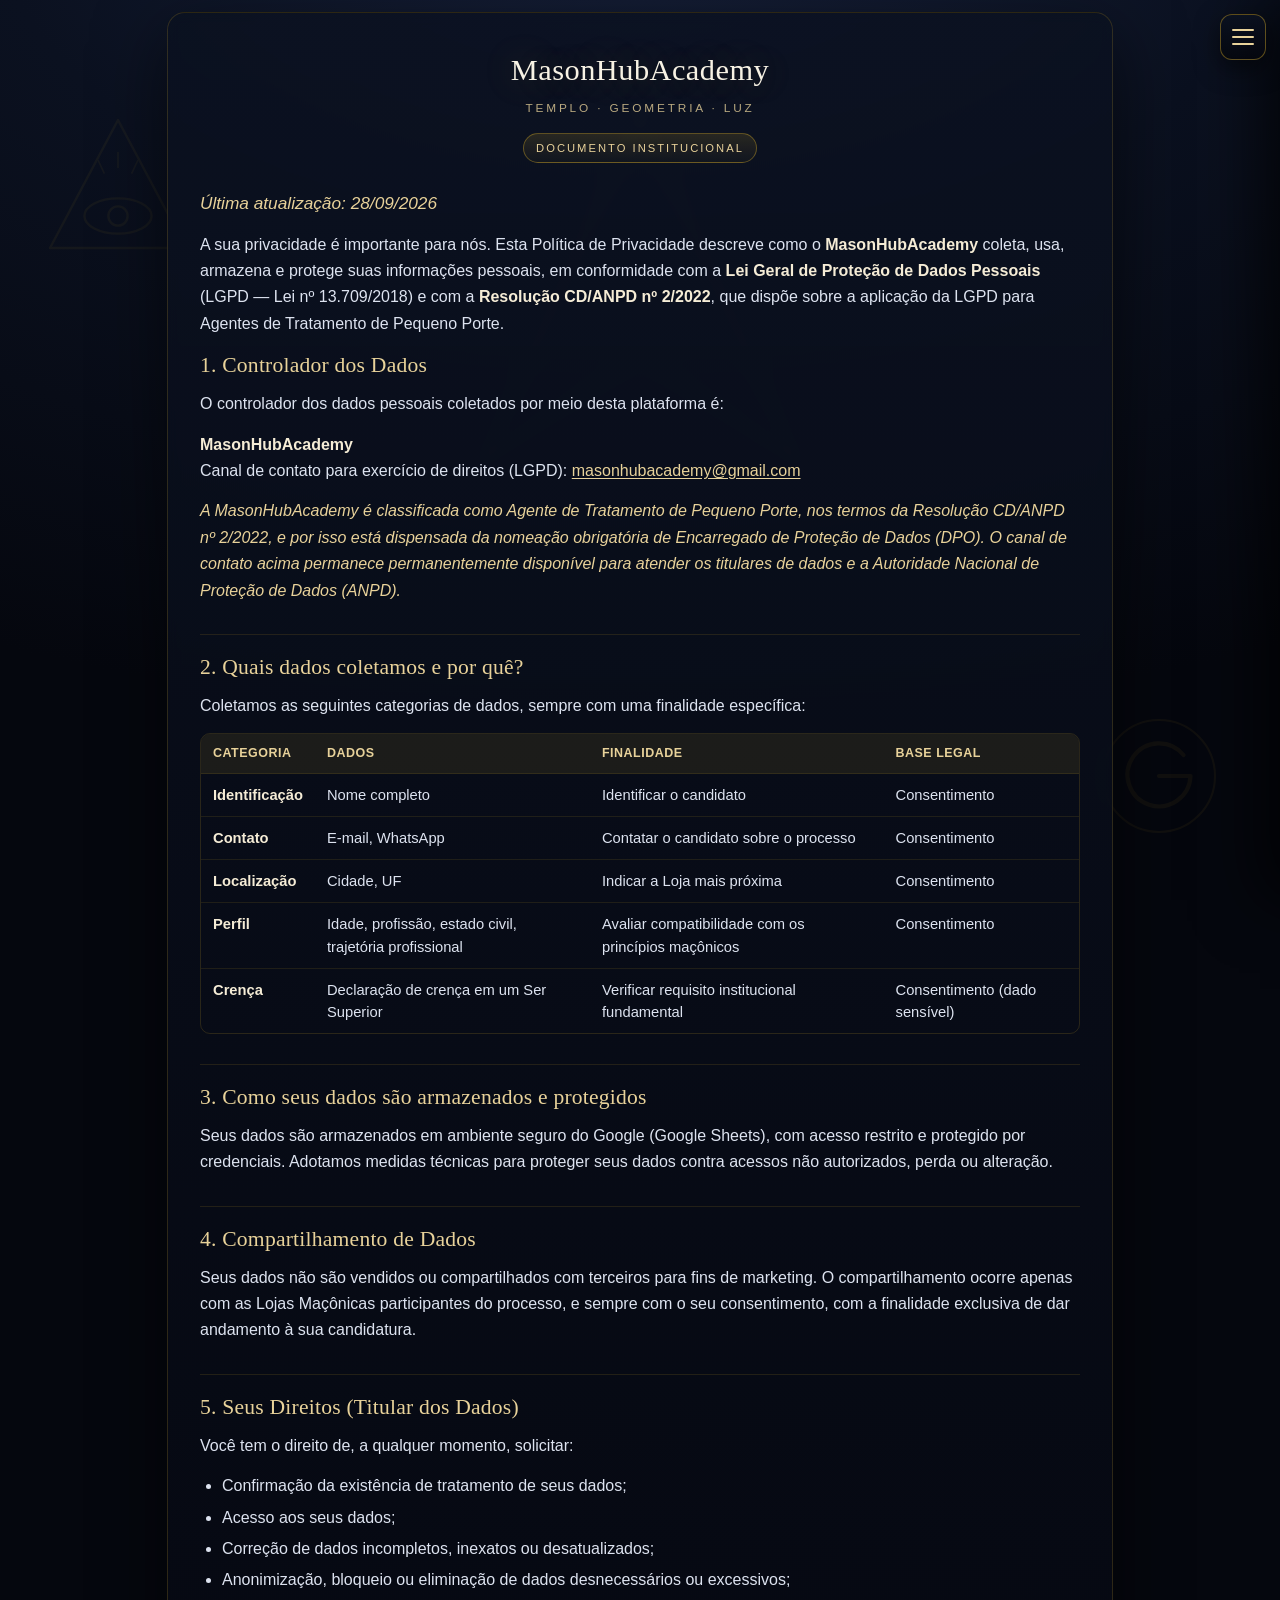
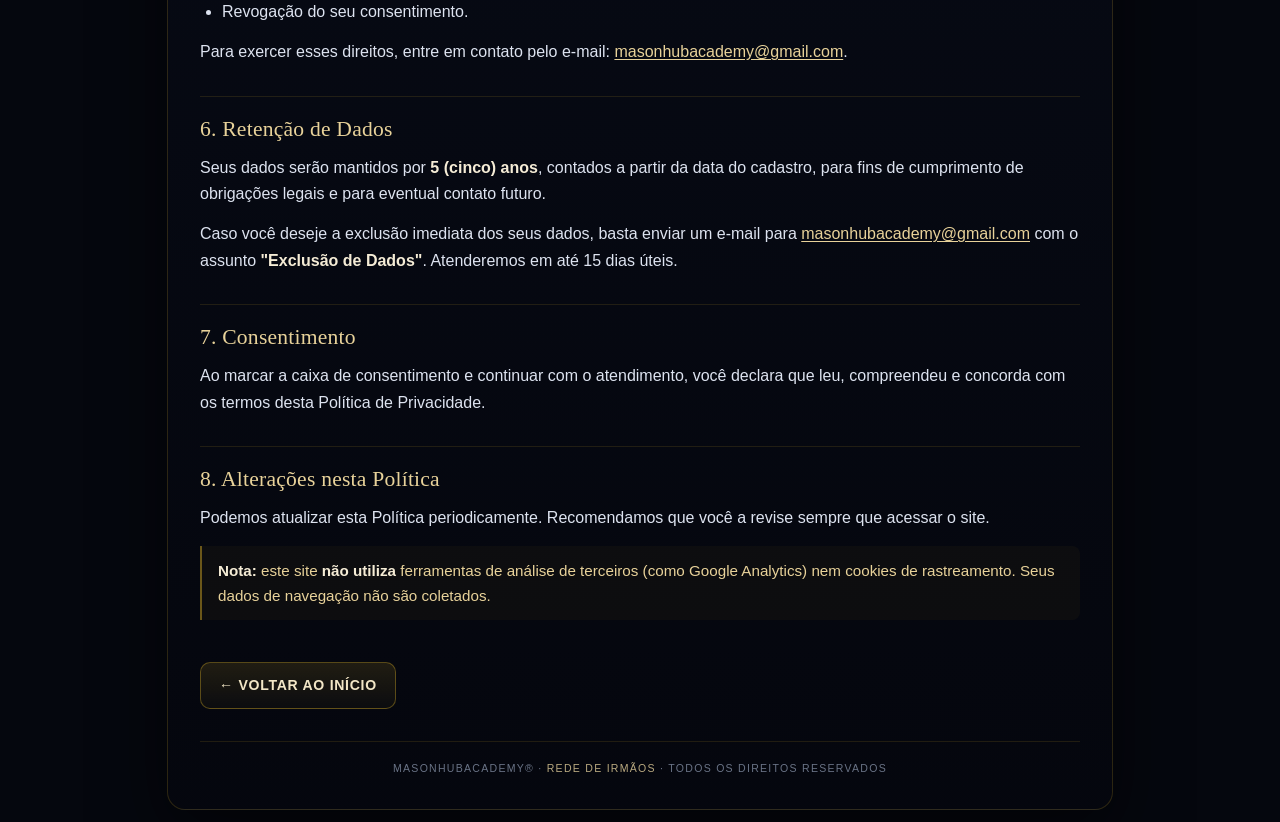
<file: politica-de-privacidade.html>
<!DOCTYPE html>
<html lang="pt-BR">
<head>
<meta charset="UTF-8">
<meta name="viewport" content="width=device-width, initial-scale=1.0, maximum-scale=1.0, user-scalable=no">
<meta name="color-scheme" content="dark">
<title>Política de Privacidade — MasonHubAcademy</title>
<meta name="description" content="Como o MasonHubAcademy coleta, usa, armazena e protege suas informações pessoais, conforme a LGPD.">
<meta name="robots" content="index,follow">
<link rel="icon" href="data:image/svg+xml,%3Csvg xmlns='http://www.w3.org/2000/svg' viewBox='0 0 100 100'%3E%3Ctext y='78' font-size='90'%3E%E2%9C%A6%3C/text%3E%3C/svg%3E">
<style>
  html, body { margin: 0; padding: 0; background: #05070e; -webkit-text-size-adjust: 100%; }
  body { padding: clamp(4px, 1.2vw, 12px); font-size: 16px; overflow-x: hidden; }
  #mha-bg {
    position: fixed; inset: 0; z-index: 0; pointer-events: none;
    background: radial-gradient(120% 90% at 50% -10%, #16203a 0%, #0b1120 42%, #05070e 100%);
    overflow: hidden;
  }
  #mha-bg svg { position: absolute; color: #c9a227; filter: drop-shadow(0 0 40px rgba(201,162,39,.15)); }
  #mha-bg .sym-compass { top: 2%; left: 50%; transform: translateX(-50%); width: clamp(260px, 45vw, 520px); height: auto; opacity: 0.05; }
  #mha-bg .sym-eye { top: 12%; left: 3%; width: clamp(90px, 14vw, 160px); height: auto; opacity: 0.06; }
  #mha-bg .sym-g { bottom: 6%; right: 4%; width: clamp(80px, 12vw, 140px); height: auto; opacity: 0.06; }

  #mha-page {
    position: relative; z-index: 1; width: 100%; max-width: 880px; margin: 0 auto;
    padding: clamp(14px, 3vw, 32px); border-radius: clamp(10px, 2.4vw, 18px);
    border: 1px solid rgba(201, 162, 39, .2);
    background: linear-gradient(180deg, rgba(11,17,32,.85), rgba(5,7,14,.92));
    backdrop-filter: blur(6px); -webkit-backdrop-filter: blur(6px);
    color: #e9edf7;
    font-family: -apple-system, BlinkMacSystemFont, "Segoe UI", Roboto, sans-serif;
    line-height: 1.65; box-shadow: 0 24px 70px rgba(0,0,0,.55);
    -webkit-font-smoothing: antialiased;
  }
  #mha-page * { box-sizing: border-box; }
  .mha-head { text-align: center; }
  .mha-brand { margin: 0; font-family: Georgia, serif; font-weight: 400;
    font-size: clamp(1.05rem, 5vw, 1.9rem); letter-spacing: .015em;
    color: #f7f2e4; text-shadow: 0 0 34px rgba(201,162,39,.28); }
  .mha-sub { margin: 4px 0 0; font-size: clamp(.58rem, 2vw, .74rem);
    letter-spacing: .24em; text-transform: uppercase; color: #b9a980; }
  .mha-badge { display: inline-block; margin: clamp(8px,2vw,14px) auto 0; padding: 5px 12px;
    border: 1px solid rgba(201,162,39,.42); border-radius: 999px;
    font-size: clamp(.55rem,1.9vw,.7rem); letter-spacing: .18em; text-transform: uppercase;
    color: #e8d29a; background: linear-gradient(180deg, rgba(201,162,39,.16), rgba(201,162,39,.03)); }
  .mha-content { font-size: clamp(.92rem, 2.7vw, 1rem); margin-top: clamp(18px,3vw,26px); }
  .mha-content > p:first-of-type { font-size: clamp(1rem, 3vw, 1.08rem); color: #e9edf7; }
  .mha-content h2 { font-family: Georgia, serif; font-weight: 400;
    font-size: clamp(1.05rem, 3.4vw, 1.35rem); line-height: 1.3;
    color: #e8d29a; margin: clamp(22px,3.6vw,30px) 0 clamp(8px,1.6vw,12px);
    padding-top: clamp(12px,2vw,18px);
    border-top: 1px solid rgba(201,162,39,.14); letter-spacing: .01em; }
  .mha-content h2:first-of-type { border-top: 0; padding-top: 0; margin-top: 0; }
  .mha-content p { margin: 0 0 clamp(10px,2vw,14px); color: #dde3f0; }
  .mha-content strong { color: #f5ecd6; font-weight: 600; }
  .mha-content em { color: #e8d29a; font-style: italic; }
  .mha-content ul { margin: 0 0 clamp(10px,2vw,14px); padding-left: 22px; color: #dde3f0; }
  .mha-content li { margin-bottom: 5px; }
  .mha-content a { color: #e8d29a; text-decoration: underline; text-underline-offset: 2px; word-break: break-word; }
  .mha-content a:hover { color: #fff; }

  .mha-table-wrap { overflow-x: auto; margin: 0 0 clamp(12px,2vw,18px);
    border: 1px solid rgba(201,162,39,.18); border-radius: 10px; }
  .mha-table { width: 100%; border-collapse: collapse; min-width: 520px; }
  .mha-table th, .mha-table td {
    padding: 10px 12px; text-align: left; vertical-align: top;
    border-bottom: 1px solid rgba(201,162,39,.12);
    font-size: clamp(.82rem, 2.4vw, .92rem); line-height: 1.5;
  }
  .mha-table th { background: rgba(201,162,39,.10); color: #e8d29a;
    font-weight: 600; letter-spacing: .04em; text-transform: uppercase;
    font-size: clamp(.7rem, 2vw, .78rem); }
  .mha-table tr:last-child td { border-bottom: 0; }
  .mha-table td { color: #dde3f0; }
  .mha-table td:first-child { color: #f5ecd6; font-weight: 600; }

  .mha-note { margin: clamp(10px,2vw,14px) 0; padding: 12px 16px;
    border-left: 2px solid rgba(201,162,39,.5); background: rgba(201,162,39,.045);
    color: #e8d29a; border-radius: 0 8px 8px 0; font-size: clamp(.86rem, 2.5vw, .95rem); }

  .mha-back { display: inline-flex; align-items: center; gap: 6px;
    margin-top: clamp(20px,3vw,28px); padding: 11px 18px; border-radius: 10px;
    border: 1px solid rgba(201,162,39,.4);
    background: linear-gradient(180deg, rgba(201,162,39,.14), rgba(201,162,39,.04));
    color: #f2e6c6; text-decoration: none;
    font-size: clamp(.78rem,2.4vw,.88rem); font-weight: 600;
    letter-spacing: .05em; text-transform: uppercase;
    -webkit-tap-highlight-color: transparent; }
  .mha-back:hover { background: linear-gradient(180deg, rgba(201,162,39,.26), rgba(201,162,39,.10));
    border-color: rgba(232,210,154,.7); color: #fff; }
  .mha-foot { margin-top: clamp(20px,4vw,32px); padding-top: clamp(12px,2vw,18px);
    border-top: 1px solid rgba(201,162,39,.14); text-align: center;
    font-size: clamp(.58rem,1.8vw,.66rem); letter-spacing: .12em;
    text-transform: uppercase; color: rgba(154,166,191,.68); }
  .mha-foot a { color: #b9a980; text-decoration: none; }
  .mha-foot a:hover { color: #e8d29a; text-decoration: underline; text-underline-offset: 2px; }

  @media (max-width: 400px) {
    .mha-brand { font-size: clamp(.92rem, 5vw, 1.4rem); }
    .mha-sub { font-size: .56rem; letter-spacing: .18em; }
    .mha-badge { font-size: .52rem; padding: 4px 10px; letter-spacing: .14em; }
  }
</style>
<link rel="stylesheet" href="/menu.css">
</head>
<body>

<div id="mha-bg" aria-hidden="true">
  <svg class="sym-compass" viewBox="0 0 200 200" fill="none" stroke="currentColor" stroke-width="2.5" stroke-linecap="round" stroke-linejoin="round">
    <circle cx="100" cy="30" r="7"/>
    <path d="M100 37 L40 170"/>
    <path d="M100 37 L160 170"/>
    <path d="M40 170 L100 130 L160 170"/>
  </svg>
  <svg class="sym-eye" viewBox="0 0 200 200" fill="none" stroke="currentColor" stroke-width="3" stroke-linejoin="round">
    <path d="M100 15 L185 175 L15 175 Z"/>
    <ellipse cx="100" cy="135" rx="42" ry="22"/>
    <circle cx="100" cy="135" r="12"/>
    <path d="M100 55 L100 75" stroke-width="2"/>
    <path d="M75 65 L83 82" stroke-width="2"/>
    <path d="M125 65 L117 82" stroke-width="2"/>
  </svg>
  <svg class="sym-g" viewBox="0 0 200 200" fill="none" stroke="currentColor" stroke-width="6" stroke-linecap="round" stroke-linejoin="round">
    <circle cx="100" cy="100" r="80" stroke-width="3"/>
    <path d="M135 70 A 45 45 0 1 0 145 100 L100 100"/>
  </svg>
</div>

<div id="mha-menu-root"></div>

<article id="mha-page">
  <header class="mha-head">
    <h1 class="mha-brand">MasonHubAcademy</h1>
    <p class="mha-sub">Templo · Geometria · Luz</p>
    <div class="mha-badge">Documento Institucional</div>
  </header>

  <main class="mha-content">

    <p><em>Última atualização: 28/09/2026</em></p>

    <p>A sua privacidade é importante para nós. Esta Política de Privacidade descreve como o <strong>MasonHubAcademy</strong> coleta, usa, armazena e protege suas informações pessoais, em conformidade com a <strong>Lei Geral de Proteção de Dados Pessoais</strong> (LGPD — Lei nº 13.709/2018) e com a <strong>Resolução CD/ANPD nº 2/2022</strong>, que dispõe sobre a aplicação da LGPD para Agentes de Tratamento de Pequeno Porte.</p>

    <h2>1. Controlador dos Dados</h2>
    <p>O controlador dos dados pessoais coletados por meio desta plataforma é:</p>
    <p>
      <strong>MasonHubAcademy</strong><br>
      Canal de contato para exercício de direitos (LGPD): <a href="mailto:masonhubacademy@gmail.com">masonhubacademy@gmail.com</a>
    </p>
    <p><em>A MasonHubAcademy é classificada como Agente de Tratamento de Pequeno Porte, nos termos da Resolução CD/ANPD nº 2/2022, e por isso está dispensada da nomeação obrigatória de Encarregado de Proteção de Dados (DPO). O canal de contato acima permanece permanentemente disponível para atender os titulares de dados e a Autoridade Nacional de Proteção de Dados (ANPD).</em></p>

    <h2>2. Quais dados coletamos e por quê?</h2>
    <p>Coletamos as seguintes categorias de dados, sempre com uma finalidade específica:</p>

    <div class="mha-table-wrap">
      <table class="mha-table">
        <thead>
          <tr>
            <th>Categoria</th>
            <th>Dados</th>
            <th>Finalidade</th>
            <th>Base Legal</th>
          </tr>
        </thead>
        <tbody>
          <tr>
            <td>Identificação</td>
            <td>Nome completo</td>
            <td>Identificar o candidato</td>
            <td>Consentimento</td>
          </tr>
          <tr>
            <td>Contato</td>
            <td>E-mail, WhatsApp</td>
            <td>Contatar o candidato sobre o processo</td>
            <td>Consentimento</td>
          </tr>
          <tr>
            <td>Localização</td>
            <td>Cidade, UF</td>
            <td>Indicar a Loja mais próxima</td>
            <td>Consentimento</td>
          </tr>
          <tr>
            <td>Perfil</td>
            <td>Idade, profissão, estado civil, trajetória profissional</td>
            <td>Avaliar compatibilidade com os princípios maçônicos</td>
            <td>Consentimento</td>
          </tr>
          <tr>
            <td>Crença</td>
            <td>Declaração de crença em um Ser Superior</td>
            <td>Verificar requisito institucional fundamental</td>
            <td>Consentimento (dado sensível)</td>
          </tr>
        </tbody>
      </table>
    </div>

    <h2>3. Como seus dados são armazenados e protegidos</h2>
    <p>Seus dados são armazenados em ambiente seguro do Google (Google Sheets), com acesso restrito e protegido por credenciais. Adotamos medidas técnicas para proteger seus dados contra acessos não autorizados, perda ou alteração.</p>

    <h2>4. Compartilhamento de Dados</h2>
    <p>Seus dados não são vendidos ou compartilhados com terceiros para fins de marketing. O compartilhamento ocorre apenas com as Lojas Maçônicas participantes do processo, e sempre com o seu consentimento, com a finalidade exclusiva de dar andamento à sua candidatura.</p>

    <h2>5. Seus Direitos (Titular dos Dados)</h2>
    <p>Você tem o direito de, a qualquer momento, solicitar:</p>
    <ul>
      <li>Confirmação da existência de tratamento de seus dados;</li>
      <li>Acesso aos seus dados;</li>
      <li>Correção de dados incompletos, inexatos ou desatualizados;</li>
      <li>Anonimização, bloqueio ou eliminação de dados desnecessários ou excessivos;</li>
      <li>Revogação do seu consentimento.</li>
    </ul>
    <p>Para exercer esses direitos, entre em contato pelo e-mail: <a href="mailto:masonhubacademy@gmail.com">masonhubacademy@gmail.com</a>.</p>

    <h2>6. Retenção de Dados</h2>
    <p>Seus dados serão mantidos por <strong>5 (cinco) anos</strong>, contados a partir da data do cadastro, para fins de cumprimento de obrigações legais e para eventual contato futuro.</p>
    <p>Caso você deseje a exclusão imediata dos seus dados, basta enviar um e-mail para <a href="mailto:masonhubacademy@gmail.com">masonhubacademy@gmail.com</a> com o assunto <strong>"Exclusão de Dados"</strong>. Atenderemos em até 15 dias úteis.</p>

    <h2>7. Consentimento</h2>
    <p>Ao marcar a caixa de consentimento e continuar com o atendimento, você declara que leu, compreendeu e concorda com os termos desta Política de Privacidade.</p>

    <h2>8. Alterações nesta Política</h2>
    <p>Podemos atualizar esta Política periodicamente. Recomendamos que você a revise sempre que acessar o site.</p>

    <div class="mha-note">
      <strong>Nota:</strong> este site <strong>não utiliza</strong> ferramentas de análise de terceiros (como Google Analytics) nem cookies de rastreamento. Seus dados de navegação não são coletados.
    </div>

  </main>

  <a href="/" class="mha-back">← Voltar ao início</a>

  <footer class="mha-foot">
    MasonHubAcademy® · <a href="/parceiros.html">Rede de Irmãos</a> · Todos os direitos reservados
  </footer>
</article>

<script src="/menu.js" defer></script>
</body>
</html>
</file>
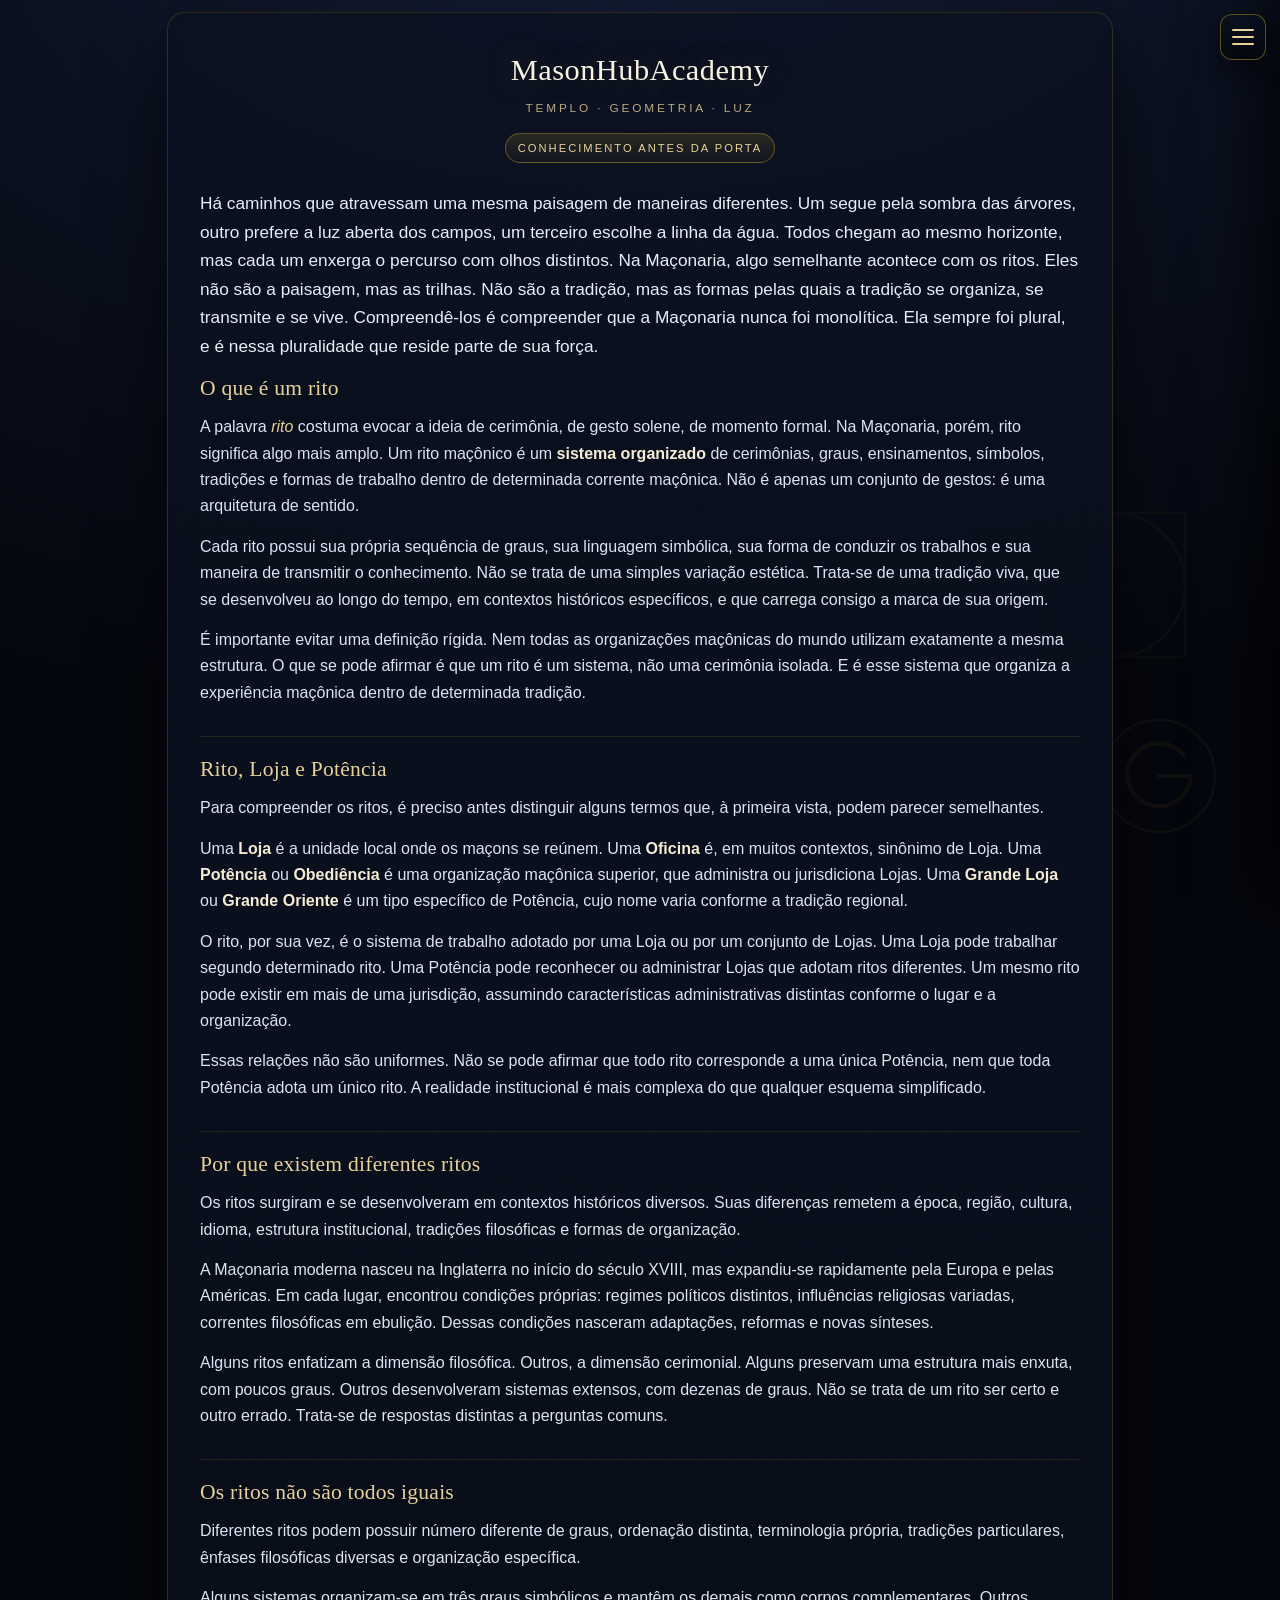
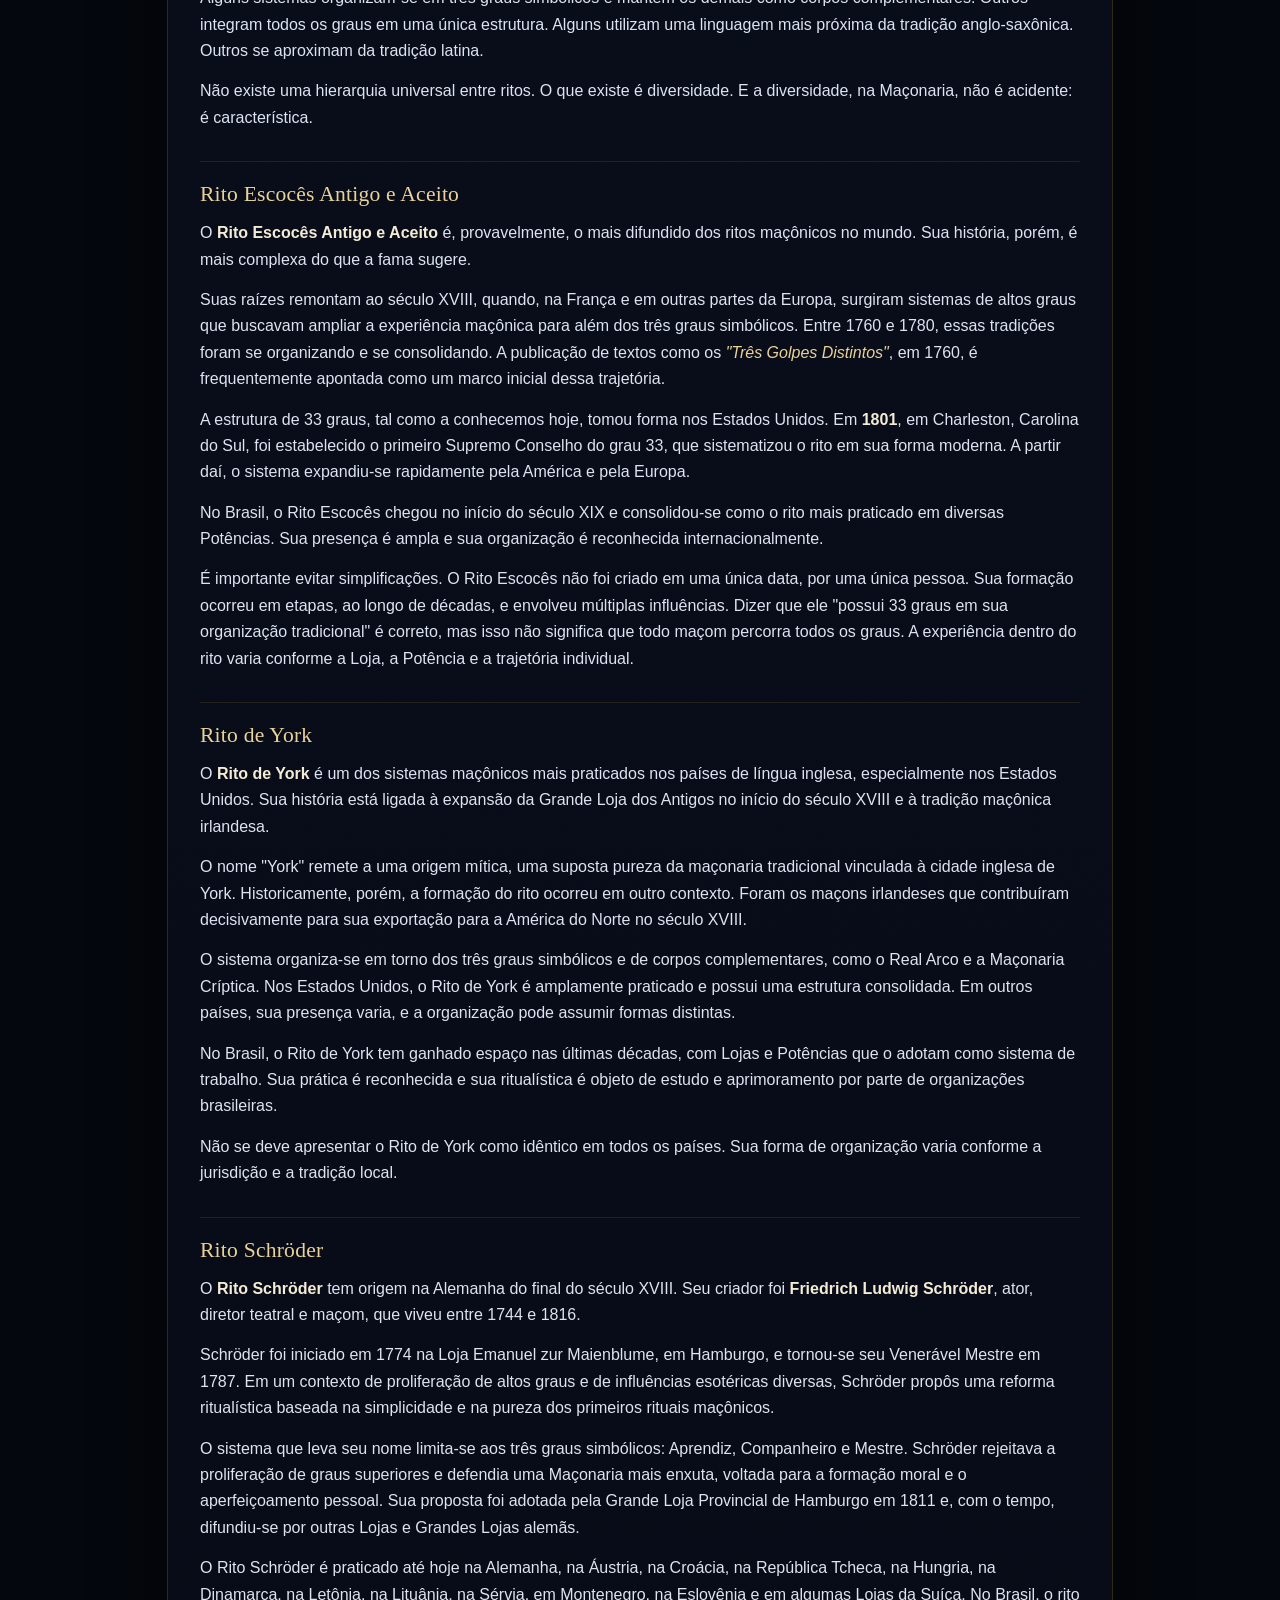
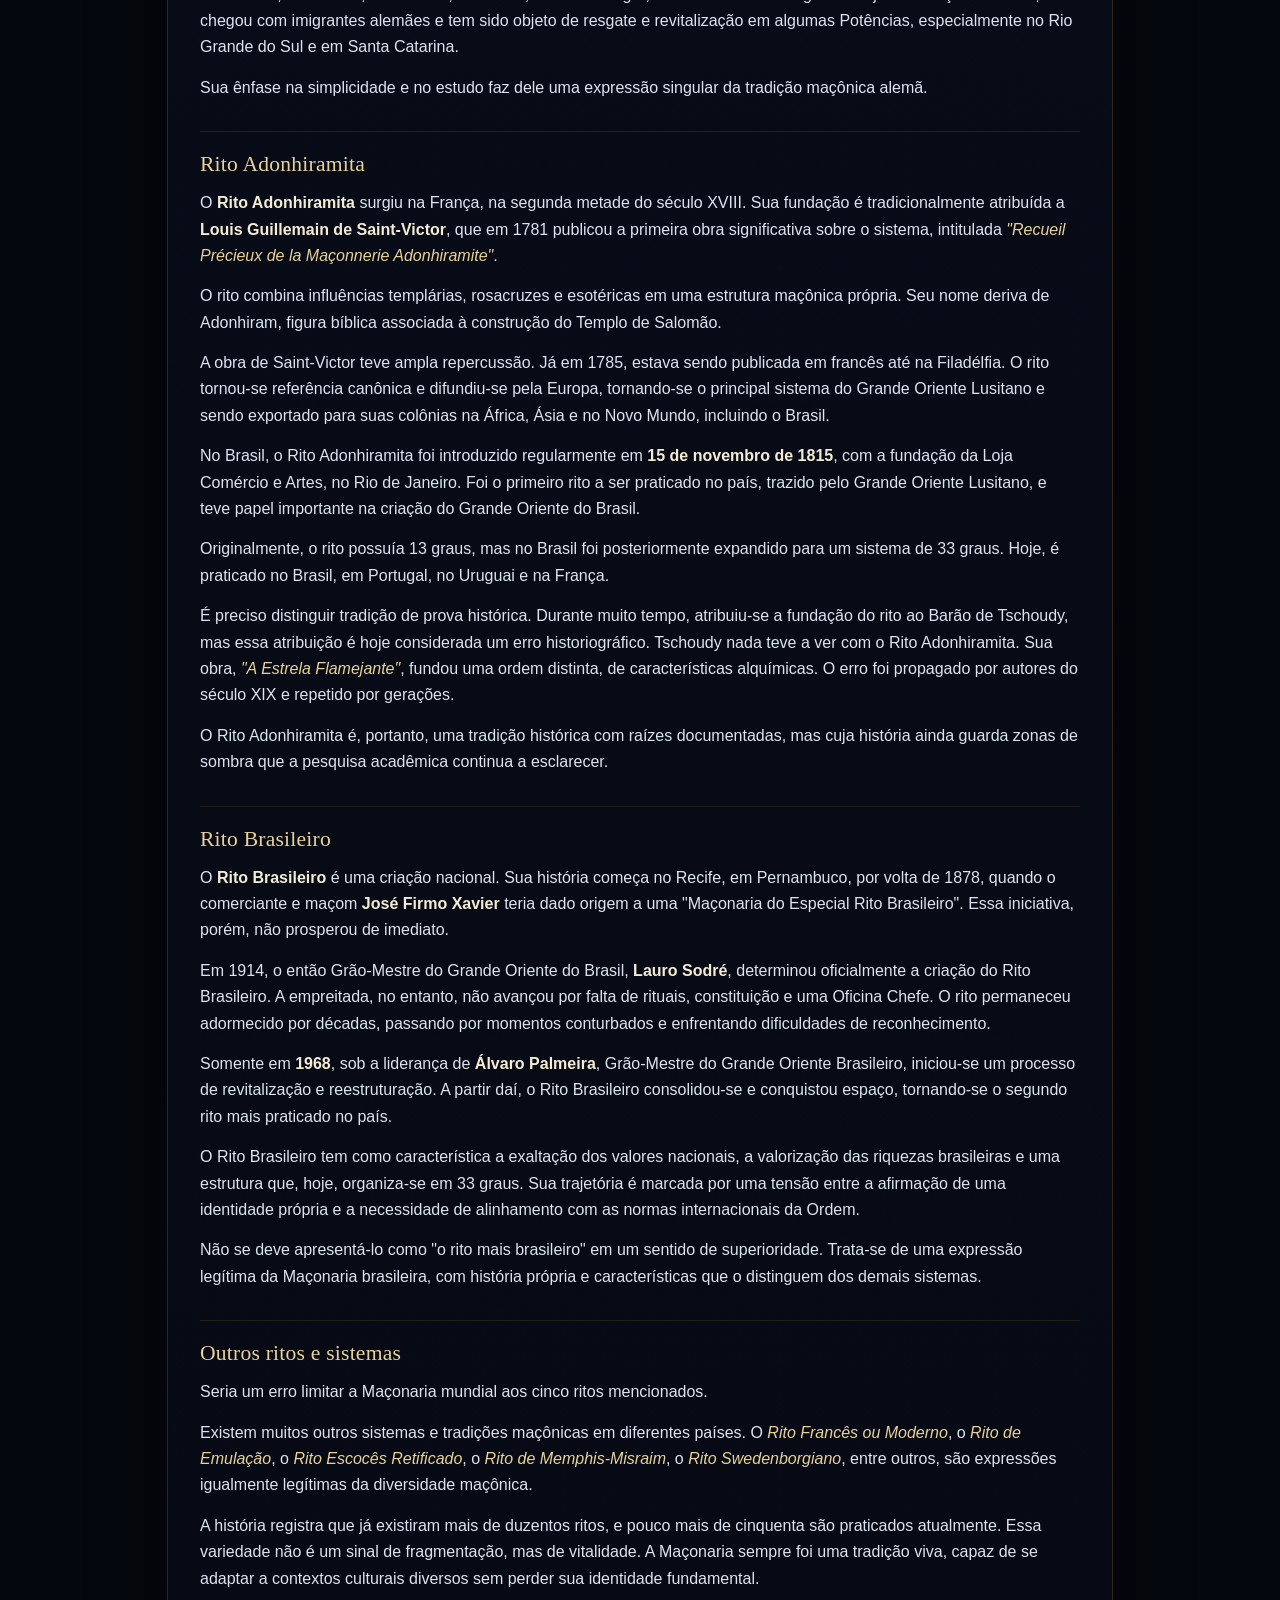
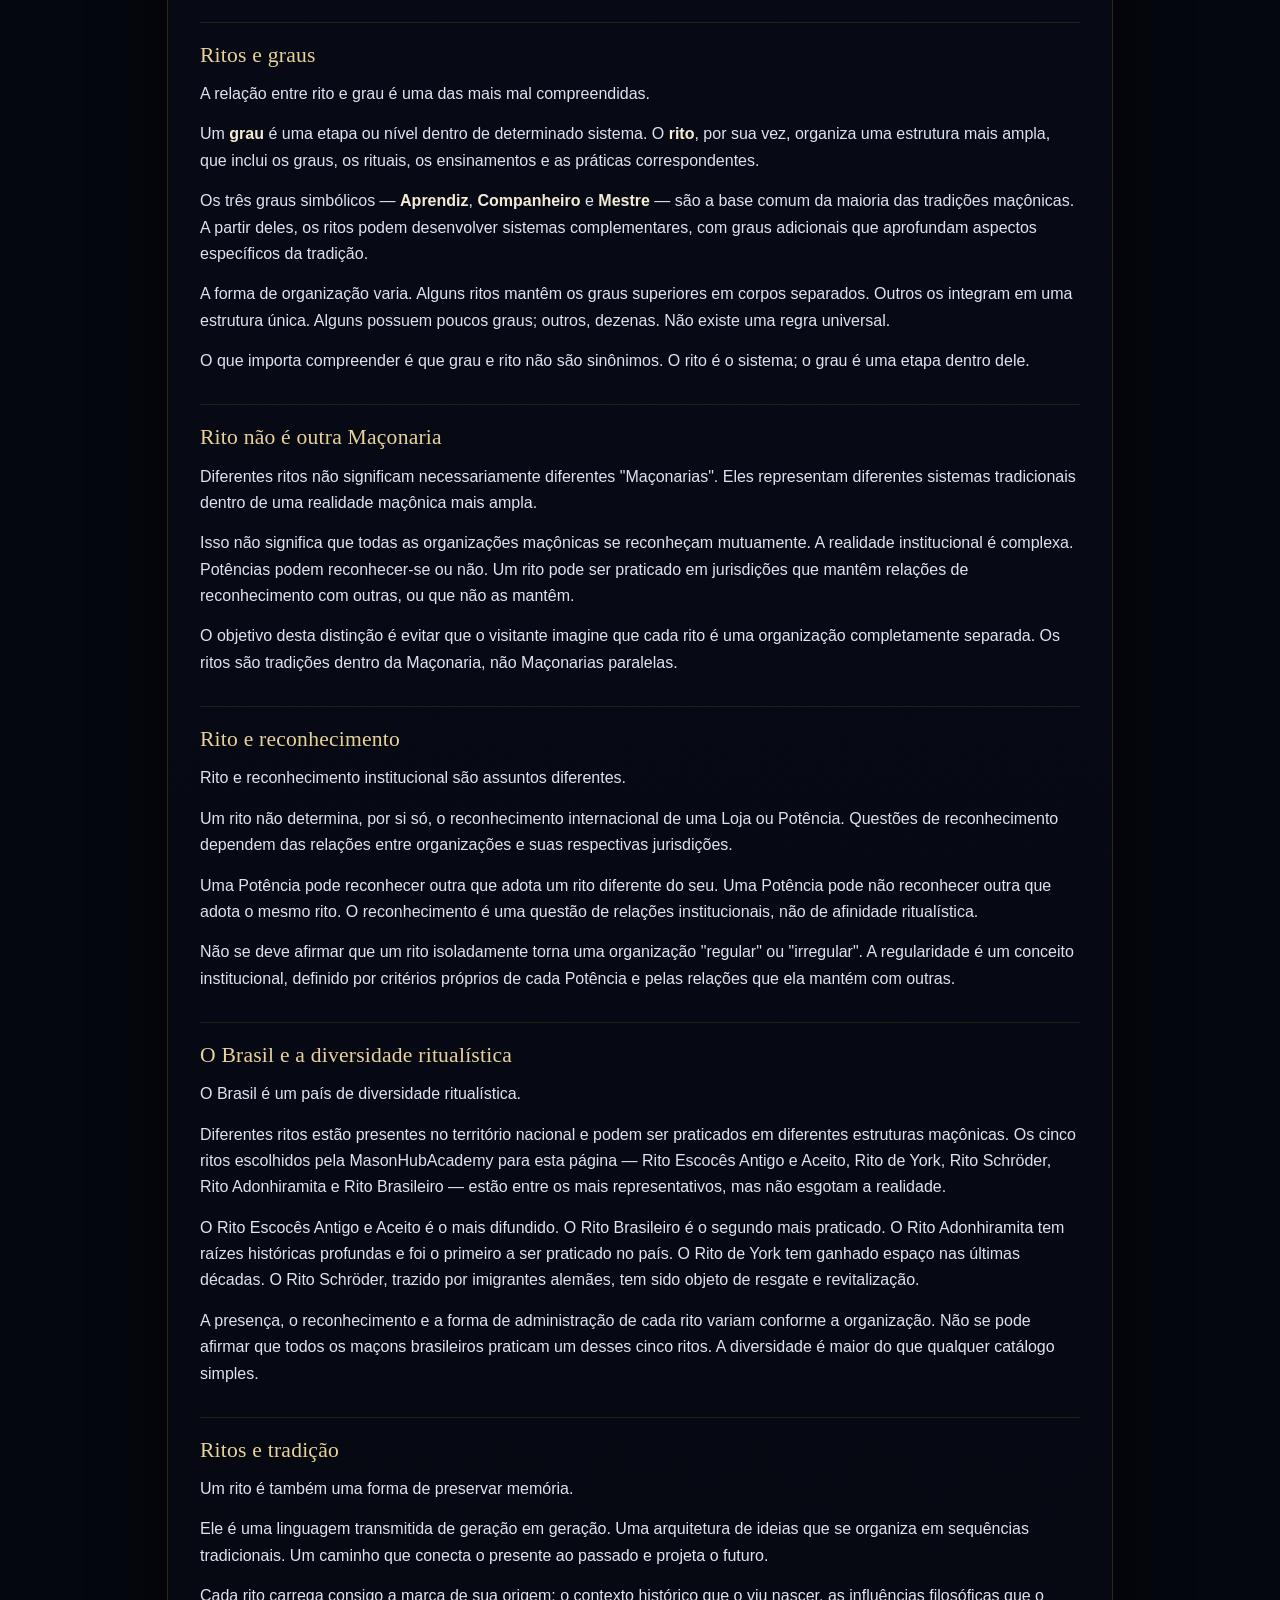
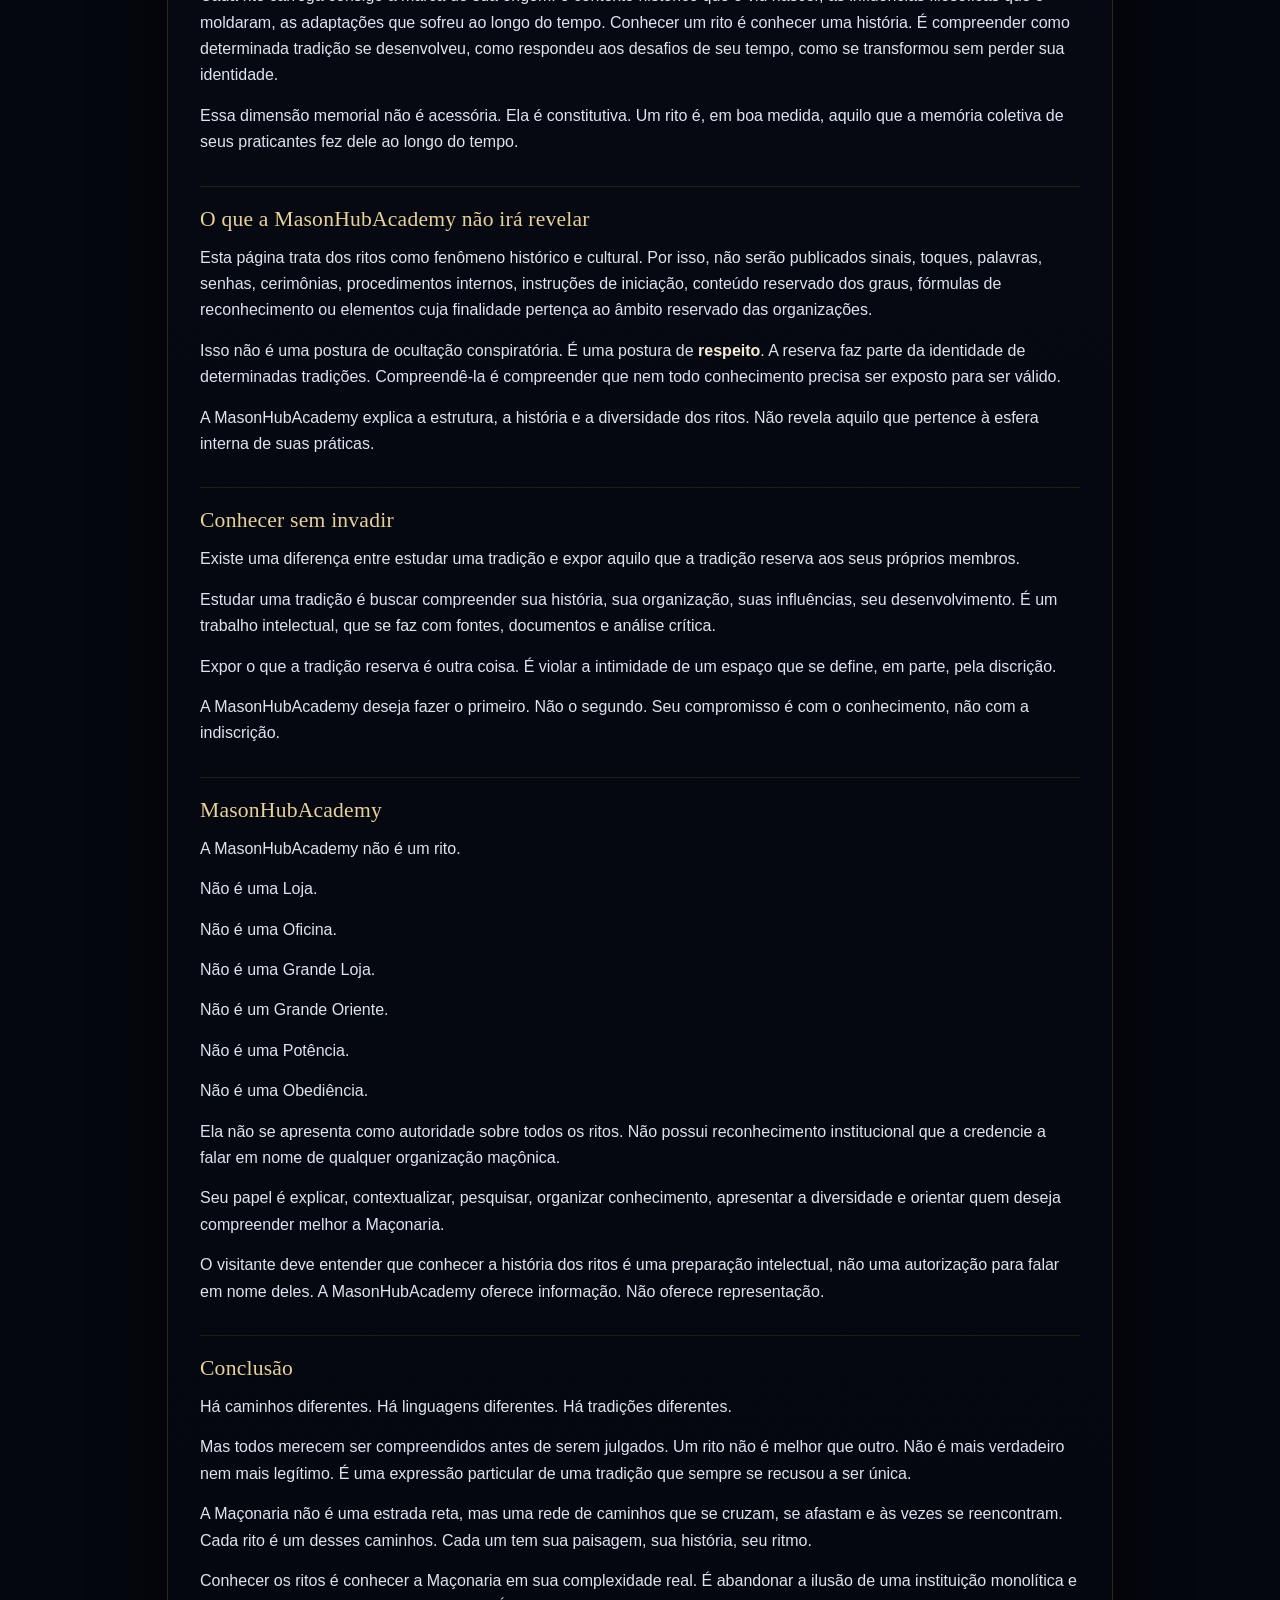
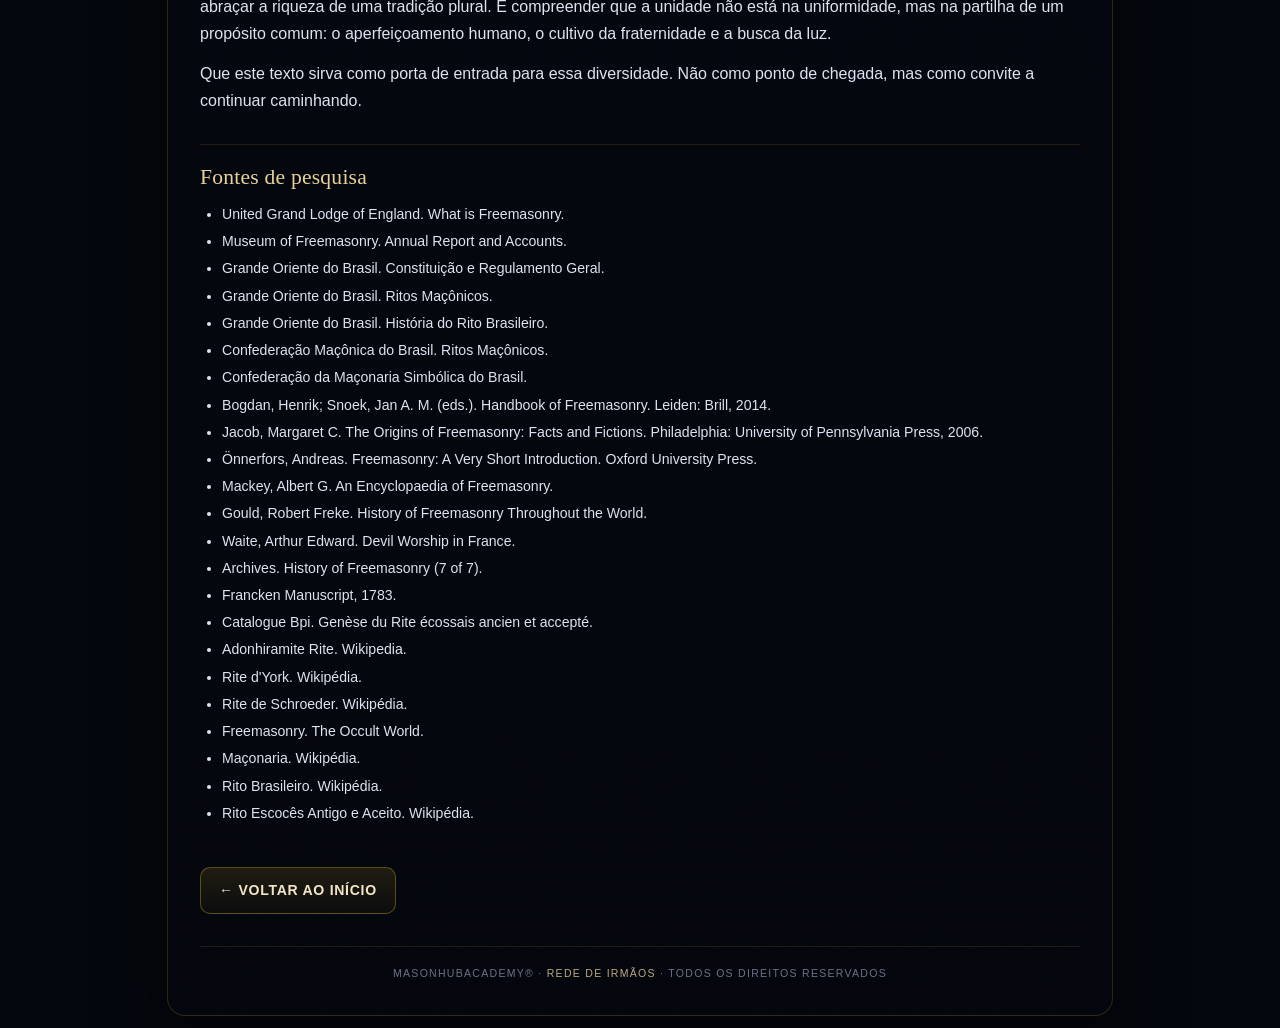
<file: ritos-e-tradicoes.html>
<!DOCTYPE html>
<html lang="pt-BR">
<head>
<meta charset="UTF-8">
<meta name="viewport" content="width=device-width, initial-scale=1.0, maximum-scale=1.0, user-scalable=no">
<meta name="color-scheme" content="dark">
<title>Ritos e Tradições — MasonHubAcademy</title>
<meta name="description" content="Conheça os principais ritos maçônicos praticados no Brasil e no mundo: Rito Escocês, York, Schröder, Adonhiramita e Rito Brasileiro.">
<meta name="robots" content="index,follow">
<link rel="icon" href="data:image/svg+xml,%3Csvg xmlns='http://www.w3.org/2000/svg' viewBox='0 0 100 100'%3E%3Ctext y='78' font-size='90'%3E%E2%9C%A6%3C/text%3E%3C/svg%3E">
<style>
  html, body { margin: 0; padding: 0; background: #05070e; -webkit-text-size-adjust: 100%; }
  body { padding: clamp(4px, 1.2vw, 12px); font-size: 16px; overflow-x: hidden; }
  #mha-bg {
    position: fixed; inset: 0; z-index: 0; pointer-events: none;
    background: radial-gradient(120% 90% at 50% -10%, #16203a 0%, #0b1120 42%, #05070e 100%);
    overflow: hidden;
  }
  #mha-bg svg { position: absolute; color: #c9a227; filter: drop-shadow(0 0 40px rgba(201,162,39,.15)); }
  #mha-bg .sym-compass { top: 2%; left: 50%; transform: translateX(-50%); width: clamp(260px, 45vw, 520px); height: auto; opacity: 0.05; }
  #mha-bg .sym-square { top: 55%; right: 6%; width: clamp(100px, 15vw, 180px); height: auto; opacity: 0.04; }
  #mha-bg .sym-g { bottom: 6%; right: 4%; width: clamp(80px, 12vw, 140px); height: auto; opacity: 0.06; }

  #mha-page {
    position: relative; z-index: 1; width: 100%; max-width: 880px; margin: 0 auto;
    padding: clamp(14px, 3vw, 32px); border-radius: clamp(10px, 2.4vw, 18px);
    border: 1px solid rgba(201, 162, 39, .2);
    background: linear-gradient(180deg, rgba(11,17,32,.85), rgba(5,7,14,.92));
    backdrop-filter: blur(6px); -webkit-backdrop-filter: blur(6px);
    color: #e9edf7;
    font-family: -apple-system, BlinkMacSystemFont, "Segoe UI", Roboto, sans-serif;
    line-height: 1.65; box-shadow: 0 24px 70px rgba(0,0,0,.55);
    -webkit-font-smoothing: antialiased;
  }
  #mha-page * { box-sizing: border-box; }
  .mha-head { text-align: center; }
  .mha-brand { margin: 0; font-family: Georgia, serif; font-weight: 400;
    font-size: clamp(1.05rem, 5vw, 1.9rem); letter-spacing: .015em;
    color: #f7f2e4; text-shadow: 0 0 34px rgba(201,162,39,.28); }
  .mha-sub { margin: 4px 0 0; font-size: clamp(.58rem, 2vw, .74rem);
    letter-spacing: .24em; text-transform: uppercase; color: #b9a980; }
  .mha-badge { display: inline-block; margin: clamp(8px,2vw,14px) auto 0; padding: 5px 12px;
    border: 1px solid rgba(201,162,39,.42); border-radius: 999px;
    font-size: clamp(.55rem,1.9vw,.7rem); letter-spacing: .18em; text-transform: uppercase;
    color: #e8d29a; background: linear-gradient(180deg, rgba(201,162,39,.16), rgba(201,162,39,.03)); }
  .mha-content { font-size: clamp(.92rem, 2.7vw, 1rem); margin-top: clamp(18px,3vw,26px); }
  .mha-content > p:first-of-type { font-size: clamp(1rem, 3vw, 1.08rem); color: #e9edf7; }
  .mha-content h2 { font-family: Georgia, serif; font-weight: 400;
    font-size: clamp(1.05rem, 3.4vw, 1.35rem); line-height: 1.3;
    color: #e8d29a; margin: clamp(22px,3.6vw,30px) 0 clamp(8px,1.6vw,12px);
    padding-top: clamp(12px,2vw,18px);
    border-top: 1px solid rgba(201,162,39,.14); letter-spacing: .01em; }
  .mha-content h2:first-of-type { border-top: 0; padding-top: 0; margin-top: 0; }
  .mha-content p { margin: 0 0 clamp(10px,2vw,14px); color: #dde3f0; }
  .mha-content strong { color: #f5ecd6; font-weight: 600; }
  .mha-content em { color: #e8d29a; font-style: italic; }
  .mha-content ul { margin: 0 0 clamp(10px,2vw,14px); padding-left: 22px; color: #dde3f0; }
  .mha-content li { margin-bottom: 5px; }
  .mha-content a { color: #e8d29a; text-decoration: underline; text-underline-offset: 2px; word-break: break-word; }
  .mha-content a:hover { color: #fff; }
  .mha-content blockquote { margin: clamp(12px,2vw,18px) 0; padding: 12px 16px;
    border-left: 2px solid rgba(201,162,39,.5); background: rgba(201,162,39,.045);
    color: #e8d29a; font-style: italic; border-radius: 0 8px 8px 0; }
  .mha-sources { font-size: clamp(.78rem, 2.3vw, .88rem); color: #b6bed0; }
  .mha-sources li { margin-bottom: 4px; }
  .mha-back { display: inline-flex; align-items: center; gap: 6px;
    margin-top: clamp(20px,3vw,28px); padding: 11px 18px; border-radius: 10px;
    border: 1px solid rgba(201,162,39,.4);
    background: linear-gradient(180deg, rgba(201,162,39,.14), rgba(201,162,39,.04));
    color: #f2e6c6; text-decoration: none;
    font-size: clamp(.78rem,2.4vw,.88rem); font-weight: 600;
    letter-spacing: .05em; text-transform: uppercase;
    -webkit-tap-highlight-color: transparent; }
  .mha-back:hover { background: linear-gradient(180deg, rgba(201,162,39,.26), rgba(201,162,39,.10));
    border-color: rgba(232,210,154,.7); color: #fff; }
  .mha-foot { margin-top: clamp(20px,4vw,32px); padding-top: clamp(12px,2vw,18px);
    border-top: 1px solid rgba(201,162,39,.14); text-align: center;
    font-size: clamp(.58rem,1.8vw,.66rem); letter-spacing: .12em;
    text-transform: uppercase; color: rgba(154,166,191,.68); }
  .mha-foot a { color: #b9a980; text-decoration: none; }
  .mha-foot a:hover { color: #e8d29a; text-decoration: underline; text-underline-offset: 2px; }

  @media (max-width: 400px) {
    .mha-brand { font-size: clamp(.92rem, 5vw, 1.4rem); }
    .mha-sub { font-size: .56rem; letter-spacing: .18em; }
    .mha-badge { font-size: .52rem; padding: 4px 10px; letter-spacing: .14em; }
  }
</style>
<link rel="stylesheet" href="/menu.css">
</head>
<body>

<div id="mha-bg" aria-hidden="true">
  <svg class="sym-compass" viewBox="0 0 200 200" fill="none" stroke="currentColor" stroke-width="2.5" stroke-linecap="round" stroke-linejoin="round">
    <circle cx="100" cy="30" r="7"/>
    <path d="M100 37 L40 170"/>
    <path d="M100 37 L160 170"/>
    <path d="M40 170 L100 130 L160 170"/>
  </svg>
  <svg class="sym-square" viewBox="0 0 200 200" fill="none" stroke="currentColor" stroke-width="3" stroke-linejoin="round">
    <rect x="20" y="20" width="160" height="160"/>
    <circle cx="100" cy="100" r="80"/>
    <path d="M100 20 L100 180" stroke-dasharray="3 5" stroke-width="1.5"/>
    <path d="M20 100 L180 100" stroke-dasharray="3 5" stroke-width="1.5"/>
  </svg>
  <svg class="sym-g" viewBox="0 0 200 200" fill="none" stroke="currentColor" stroke-width="6" stroke-linecap="round" stroke-linejoin="round">
    <circle cx="100" cy="100" r="80" stroke-width="3"/>
    <path d="M135 70 A 45 45 0 1 0 145 100 L100 100"/>
  </svg>
</div>

<div id="mha-menu-root"></div>

<article id="mha-page">
  <header class="mha-head">
    <h1 class="mha-brand">MasonHubAcademy</h1>
    <p class="mha-sub">Templo · Geometria · Luz</p>
    <div class="mha-badge">Conhecimento antes da Porta</div>
  </header>

  <main class="mha-content">

    <p>Há caminhos que atravessam uma mesma paisagem de maneiras diferentes. Um segue pela sombra das árvores, outro prefere a luz aberta dos campos, um terceiro escolhe a linha da água. Todos chegam ao mesmo horizonte, mas cada um enxerga o percurso com olhos distintos. Na Maçonaria, algo semelhante acontece com os ritos. Eles não são a paisagem, mas as trilhas. Não são a tradição, mas as formas pelas quais a tradição se organiza, se transmite e se vive. Compreendê-los é compreender que a Maçonaria nunca foi monolítica. Ela sempre foi plural, e é nessa pluralidade que reside parte de sua força.</p>

    <h2>O que é um rito</h2>

    <p>A palavra <em>rito</em> costuma evocar a ideia de cerimônia, de gesto solene, de momento formal. Na Maçonaria, porém, rito significa algo mais amplo. Um rito maçônico é um <strong>sistema organizado</strong> de cerimônias, graus, ensinamentos, símbolos, tradições e formas de trabalho dentro de determinada corrente maçônica. Não é apenas um conjunto de gestos: é uma arquitetura de sentido.</p>

    <p>Cada rito possui sua própria sequência de graus, sua linguagem simbólica, sua forma de conduzir os trabalhos e sua maneira de transmitir o conhecimento. Não se trata de uma simples variação estética. Trata-se de uma tradição viva, que se desenvolveu ao longo do tempo, em contextos históricos específicos, e que carrega consigo a marca de sua origem.</p>

    <p>É importante evitar uma definição rígida. Nem todas as organizações maçônicas do mundo utilizam exatamente a mesma estrutura. O que se pode afirmar é que um rito é um sistema, não uma cerimônia isolada. E é esse sistema que organiza a experiência maçônica dentro de determinada tradição.</p>

    <h2>Rito, Loja e Potência</h2>

    <p>Para compreender os ritos, é preciso antes distinguir alguns termos que, à primeira vista, podem parecer semelhantes.</p>

    <p>Uma <strong>Loja</strong> é a unidade local onde os maçons se reúnem. Uma <strong>Oficina</strong> é, em muitos contextos, sinônimo de Loja. Uma <strong>Potência</strong> ou <strong>Obediência</strong> é uma organização maçônica superior, que administra ou jurisdiciona Lojas. Uma <strong>Grande Loja</strong> ou <strong>Grande Oriente</strong> é um tipo específico de Potência, cujo nome varia conforme a tradição regional.</p>

    <p>O rito, por sua vez, é o sistema de trabalho adotado por uma Loja ou por um conjunto de Lojas. Uma Loja pode trabalhar segundo determinado rito. Uma Potência pode reconhecer ou administrar Lojas que adotam ritos diferentes. Um mesmo rito pode existir em mais de uma jurisdição, assumindo características administrativas distintas conforme o lugar e a organização.</p>

    <p>Essas relações não são uniformes. Não se pode afirmar que todo rito corresponde a uma única Potência, nem que toda Potência adota um único rito. A realidade institucional é mais complexa do que qualquer esquema simplificado.</p>

    <h2>Por que existem diferentes ritos</h2>

    <p>Os ritos surgiram e se desenvolveram em contextos históricos diversos. Suas diferenças remetem a época, região, cultura, idioma, estrutura institucional, tradições filosóficas e formas de organização.</p>

    <p>A Maçonaria moderna nasceu na Inglaterra no início do século XVIII, mas expandiu-se rapidamente pela Europa e pelas Américas. Em cada lugar, encontrou condições próprias: regimes políticos distintos, influências religiosas variadas, correntes filosóficas em ebulição. Dessas condições nasceram adaptações, reformas e novas sínteses.</p>

    <p>Alguns ritos enfatizam a dimensão filosófica. Outros, a dimensão cerimonial. Alguns preservam uma estrutura mais enxuta, com poucos graus. Outros desenvolveram sistemas extensos, com dezenas de graus. Não se trata de um rito ser certo e outro errado. Trata-se de respostas distintas a perguntas comuns.</p>

    <h2>Os ritos não são todos iguais</h2>

    <p>Diferentes ritos podem possuir número diferente de graus, ordenação distinta, terminologia própria, tradições particulares, ênfases filosóficas diversas e organização específica.</p>

    <p>Alguns sistemas organizam-se em três graus simbólicos e mantêm os demais como corpos complementares. Outros integram todos os graus em uma única estrutura. Alguns utilizam uma linguagem mais próxima da tradição anglo-saxônica. Outros se aproximam da tradição latina.</p>

    <p>Não existe uma hierarquia universal entre ritos. O que existe é diversidade. E a diversidade, na Maçonaria, não é acidente: é característica.</p>

    <h2>Rito Escocês Antigo e Aceito</h2>

    <p>O <strong>Rito Escocês Antigo e Aceito</strong> é, provavelmente, o mais difundido dos ritos maçônicos no mundo. Sua história, porém, é mais complexa do que a fama sugere.</p>

    <p>Suas raízes remontam ao século XVIII, quando, na França e em outras partes da Europa, surgiram sistemas de altos graus que buscavam ampliar a experiência maçônica para além dos três graus simbólicos. Entre 1760 e 1780, essas tradições foram se organizando e se consolidando. A publicação de textos como os <em>"Três Golpes Distintos"</em>, em 1760, é frequentemente apontada como um marco inicial dessa trajetória.</p>

    <p>A estrutura de 33 graus, tal como a conhecemos hoje, tomou forma nos Estados Unidos. Em <strong>1801</strong>, em Charleston, Carolina do Sul, foi estabelecido o primeiro Supremo Conselho do grau 33, que sistematizou o rito em sua forma moderna. A partir daí, o sistema expandiu-se rapidamente pela América e pela Europa.</p>

    <p>No Brasil, o Rito Escocês chegou no início do século XIX e consolidou-se como o rito mais praticado em diversas Potências. Sua presença é ampla e sua organização é reconhecida internacionalmente.</p>

    <p>É importante evitar simplificações. O Rito Escocês não foi criado em uma única data, por uma única pessoa. Sua formação ocorreu em etapas, ao longo de décadas, e envolveu múltiplas influências. Dizer que ele "possui 33 graus em sua organização tradicional" é correto, mas isso não significa que todo maçom percorra todos os graus. A experiência dentro do rito varia conforme a Loja, a Potência e a trajetória individual.</p>

    <h2>Rito de York</h2>

    <p>O <strong>Rito de York</strong> é um dos sistemas maçônicos mais praticados nos países de língua inglesa, especialmente nos Estados Unidos. Sua história está ligada à expansão da Grande Loja dos Antigos no início do século XVIII e à tradição maçônica irlandesa.</p>

    <p>O nome "York" remete a uma origem mítica, uma suposta pureza da maçonaria tradicional vinculada à cidade inglesa de York. Historicamente, porém, a formação do rito ocorreu em outro contexto. Foram os maçons irlandeses que contribuíram decisivamente para sua exportação para a América do Norte no século XVIII.</p>

    <p>O sistema organiza-se em torno dos três graus simbólicos e de corpos complementares, como o Real Arco e a Maçonaria Críptica. Nos Estados Unidos, o Rito de York é amplamente praticado e possui uma estrutura consolidada. Em outros países, sua presença varia, e a organização pode assumir formas distintas.</p>

    <p>No Brasil, o Rito de York tem ganhado espaço nas últimas décadas, com Lojas e Potências que o adotam como sistema de trabalho. Sua prática é reconhecida e sua ritualística é objeto de estudo e aprimoramento por parte de organizações brasileiras.</p>

    <p>Não se deve apresentar o Rito de York como idêntico em todos os países. Sua forma de organização varia conforme a jurisdição e a tradição local.</p>

    <h2>Rito Schröder</h2>

    <p>O <strong>Rito Schröder</strong> tem origem na Alemanha do final do século XVIII. Seu criador foi <strong>Friedrich Ludwig Schröder</strong>, ator, diretor teatral e maçom, que viveu entre 1744 e 1816.</p>

    <p>Schröder foi iniciado em 1774 na Loja Emanuel zur Maienblume, em Hamburgo, e tornou-se seu Venerável Mestre em 1787. Em um contexto de proliferação de altos graus e de influências esotéricas diversas, Schröder propôs uma reforma ritualística baseada na simplicidade e na pureza dos primeiros rituais maçônicos.</p>

    <p>O sistema que leva seu nome limita-se aos três graus simbólicos: Aprendiz, Companheiro e Mestre. Schröder rejeitava a proliferação de graus superiores e defendia uma Maçonaria mais enxuta, voltada para a formação moral e o aperfeiçoamento pessoal. Sua proposta foi adotada pela Grande Loja Provincial de Hamburgo em 1811 e, com o tempo, difundiu-se por outras Lojas e Grandes Lojas alemãs.</p>

    <p>O Rito Schröder é praticado até hoje na Alemanha, na Áustria, na Croácia, na República Tcheca, na Hungria, na Dinamarca, na Letônia, na Lituânia, na Sérvia, em Montenegro, na Eslovênia e em algumas Lojas da Suíça. No Brasil, o rito chegou com imigrantes alemães e tem sido objeto de resgate e revitalização em algumas Potências, especialmente no Rio Grande do Sul e em Santa Catarina.</p>

    <p>Sua ênfase na simplicidade e no estudo faz dele uma expressão singular da tradição maçônica alemã.</p>

    <h2>Rito Adonhiramita</h2>

    <p>O <strong>Rito Adonhiramita</strong> surgiu na França, na segunda metade do século XVIII. Sua fundação é tradicionalmente atribuída a <strong>Louis Guillemain de Saint-Victor</strong>, que em 1781 publicou a primeira obra significativa sobre o sistema, intitulada <em>"Recueil Précieux de la Maçonnerie Adonhiramite"</em>.</p>

    <p>O rito combina influências templárias, rosacruzes e esotéricas em uma estrutura maçônica própria. Seu nome deriva de Adonhiram, figura bíblica associada à construção do Templo de Salomão.</p>

    <p>A obra de Saint-Victor teve ampla repercussão. Já em 1785, estava sendo publicada em francês até na Filadélfia. O rito tornou-se referência canônica e difundiu-se pela Europa, tornando-se o principal sistema do Grande Oriente Lusitano e sendo exportado para suas colônias na África, Ásia e no Novo Mundo, incluindo o Brasil.</p>

    <p>No Brasil, o Rito Adonhiramita foi introduzido regularmente em <strong>15 de novembro de 1815</strong>, com a fundação da Loja Comércio e Artes, no Rio de Janeiro. Foi o primeiro rito a ser praticado no país, trazido pelo Grande Oriente Lusitano, e teve papel importante na criação do Grande Oriente do Brasil.</p>

    <p>Originalmente, o rito possuía 13 graus, mas no Brasil foi posteriormente expandido para um sistema de 33 graus. Hoje, é praticado no Brasil, em Portugal, no Uruguai e na França.</p>

    <p>É preciso distinguir tradição de prova histórica. Durante muito tempo, atribuiu-se a fundação do rito ao Barão de Tschoudy, mas essa atribuição é hoje considerada um erro historiográfico. Tschoudy nada teve a ver com o Rito Adonhiramita. Sua obra, <em>"A Estrela Flamejante"</em>, fundou uma ordem distinta, de características alquímicas. O erro foi propagado por autores do século XIX e repetido por gerações.</p>

    <p>O Rito Adonhiramita é, portanto, uma tradição histórica com raízes documentadas, mas cuja história ainda guarda zonas de sombra que a pesquisa acadêmica continua a esclarecer.</p>

    <h2>Rito Brasileiro</h2>

    <p>O <strong>Rito Brasileiro</strong> é uma criação nacional. Sua história começa no Recife, em Pernambuco, por volta de 1878, quando o comerciante e maçom <strong>José Firmo Xavier</strong> teria dado origem a uma "Maçonaria do Especial Rito Brasileiro". Essa iniciativa, porém, não prosperou de imediato.</p>

    <p>Em 1914, o então Grão-Mestre do Grande Oriente do Brasil, <strong>Lauro Sodré</strong>, determinou oficialmente a criação do Rito Brasileiro. A empreitada, no entanto, não avançou por falta de rituais, constituição e uma Oficina Chefe. O rito permaneceu adormecido por décadas, passando por momentos conturbados e enfrentando dificuldades de reconhecimento.</p>

    <p>Somente em <strong>1968</strong>, sob a liderança de <strong>Álvaro Palmeira</strong>, Grão-Mestre do Grande Oriente Brasileiro, iniciou-se um processo de revitalização e reestruturação. A partir daí, o Rito Brasileiro consolidou-se e conquistou espaço, tornando-se o segundo rito mais praticado no país.</p>

    <p>O Rito Brasileiro tem como característica a exaltação dos valores nacionais, a valorização das riquezas brasileiras e uma estrutura que, hoje, organiza-se em 33 graus. Sua trajetória é marcada por uma tensão entre a afirmação de uma identidade própria e a necessidade de alinhamento com as normas internacionais da Ordem.</p>

    <p>Não se deve apresentá-lo como "o rito mais brasileiro" em um sentido de superioridade. Trata-se de uma expressão legítima da Maçonaria brasileira, com história própria e características que o distinguem dos demais sistemas.</p>

    <h2>Outros ritos e sistemas</h2>

    <p>Seria um erro limitar a Maçonaria mundial aos cinco ritos mencionados.</p>

    <p>Existem muitos outros sistemas e tradições maçônicas em diferentes países. O <em>Rito Francês ou Moderno</em>, o <em>Rito de Emulação</em>, o <em>Rito Escocês Retificado</em>, o <em>Rito de Memphis-Misraim</em>, o <em>Rito Swedenborgiano</em>, entre outros, são expressões igualmente legítimas da diversidade maçônica.</p>

    <p>A história registra que já existiram mais de duzentos ritos, e pouco mais de cinquenta são praticados atualmente. Essa variedade não é um sinal de fragmentação, mas de vitalidade. A Maçonaria sempre foi uma tradição viva, capaz de se adaptar a contextos culturais diversos sem perder sua identidade fundamental.</p>

    <h2>Ritos e graus</h2>

    <p>A relação entre rito e grau é uma das mais mal compreendidas.</p>

    <p>Um <strong>grau</strong> é uma etapa ou nível dentro de determinado sistema. O <strong>rito</strong>, por sua vez, organiza uma estrutura mais ampla, que inclui os graus, os rituais, os ensinamentos e as práticas correspondentes.</p>

    <p>Os três graus simbólicos — <strong>Aprendiz</strong>, <strong>Companheiro</strong> e <strong>Mestre</strong> — são a base comum da maioria das tradições maçônicas. A partir deles, os ritos podem desenvolver sistemas complementares, com graus adicionais que aprofundam aspectos específicos da tradição.</p>

    <p>A forma de organização varia. Alguns ritos mantêm os graus superiores em corpos separados. Outros os integram em uma estrutura única. Alguns possuem poucos graus; outros, dezenas. Não existe uma regra universal.</p>

    <p>O que importa compreender é que grau e rito não são sinônimos. O rito é o sistema; o grau é uma etapa dentro dele.</p>

    <h2>Rito não é outra Maçonaria</h2>

    <p>Diferentes ritos não significam necessariamente diferentes "Maçonarias". Eles representam diferentes sistemas tradicionais dentro de uma realidade maçônica mais ampla.</p>

    <p>Isso não significa que todas as organizações maçônicas se reconheçam mutuamente. A realidade institucional é complexa. Potências podem reconhecer-se ou não. Um rito pode ser praticado em jurisdições que mantêm relações de reconhecimento com outras, ou que não as mantêm.</p>

    <p>O objetivo desta distinção é evitar que o visitante imagine que cada rito é uma organização completamente separada. Os ritos são tradições dentro da Maçonaria, não Maçonarias paralelas.</p>

    <h2>Rito e reconhecimento</h2>

    <p>Rito e reconhecimento institucional são assuntos diferentes.</p>

    <p>Um rito não determina, por si só, o reconhecimento internacional de uma Loja ou Potência. Questões de reconhecimento dependem das relações entre organizações e suas respectivas jurisdições.</p>

    <p>Uma Potência pode reconhecer outra que adota um rito diferente do seu. Uma Potência pode não reconhecer outra que adota o mesmo rito. O reconhecimento é uma questão de relações institucionais, não de afinidade ritualística.</p>

    <p>Não se deve afirmar que um rito isoladamente torna uma organização "regular" ou "irregular". A regularidade é um conceito institucional, definido por critérios próprios de cada Potência e pelas relações que ela mantém com outras.</p>

    <h2>O Brasil e a diversidade ritualística</h2>

    <p>O Brasil é um país de diversidade ritualística.</p>

    <p>Diferentes ritos estão presentes no território nacional e podem ser praticados em diferentes estruturas maçônicas. Os cinco ritos escolhidos pela MasonHubAcademy para esta página — Rito Escocês Antigo e Aceito, Rito de York, Rito Schröder, Rito Adonhiramita e Rito Brasileiro — estão entre os mais representativos, mas não esgotam a realidade.</p>

    <p>O Rito Escocês Antigo e Aceito é o mais difundido. O Rito Brasileiro é o segundo mais praticado. O Rito Adonhiramita tem raízes históricas profundas e foi o primeiro a ser praticado no país. O Rito de York tem ganhado espaço nas últimas décadas. O Rito Schröder, trazido por imigrantes alemães, tem sido objeto de resgate e revitalização.</p>

    <p>A presença, o reconhecimento e a forma de administração de cada rito variam conforme a organização. Não se pode afirmar que todos os maçons brasileiros praticam um desses cinco ritos. A diversidade é maior do que qualquer catálogo simples.</p>

    <h2>Ritos e tradição</h2>

    <p>Um rito é também uma forma de preservar memória.</p>

    <p>Ele é uma linguagem transmitida de geração em geração. Uma arquitetura de ideias que se organiza em sequências tradicionais. Um caminho que conecta o presente ao passado e projeta o futuro.</p>

    <p>Cada rito carrega consigo a marca de sua origem: o contexto histórico que o viu nascer, as influências filosóficas que o moldaram, as adaptações que sofreu ao longo do tempo. Conhecer um rito é conhecer uma história. É compreender como determinada tradição se desenvolveu, como respondeu aos desafios de seu tempo, como se transformou sem perder sua identidade.</p>

    <p>Essa dimensão memorial não é acessória. Ela é constitutiva. Um rito é, em boa medida, aquilo que a memória coletiva de seus praticantes fez dele ao longo do tempo.</p>

    <h2>O que a MasonHubAcademy não irá revelar</h2>

    <p>Esta página trata dos ritos como fenômeno histórico e cultural. Por isso, não serão publicados sinais, toques, palavras, senhas, cerimônias, procedimentos internos, instruções de iniciação, conteúdo reservado dos graus, fórmulas de reconhecimento ou elementos cuja finalidade pertença ao âmbito reservado das organizações.</p>

    <p>Isso não é uma postura de ocultação conspiratória. É uma postura de <strong>respeito</strong>. A reserva faz parte da identidade de determinadas tradições. Compreendê-la é compreender que nem todo conhecimento precisa ser exposto para ser válido.</p>

    <p>A MasonHubAcademy explica a estrutura, a história e a diversidade dos ritos. Não revela aquilo que pertence à esfera interna de suas práticas.</p>

    <h2>Conhecer sem invadir</h2>

    <p>Existe uma diferença entre estudar uma tradição e expor aquilo que a tradição reserva aos seus próprios membros.</p>

    <p>Estudar uma tradição é buscar compreender sua história, sua organização, suas influências, seu desenvolvimento. É um trabalho intelectual, que se faz com fontes, documentos e análise crítica.</p>

    <p>Expor o que a tradição reserva é outra coisa. É violar a intimidade de um espaço que se define, em parte, pela discrição.</p>

    <p>A MasonHubAcademy deseja fazer o primeiro. Não o segundo. Seu compromisso é com o conhecimento, não com a indiscrição.</p>

    <h2>MasonHubAcademy</h2>

    <p>A MasonHubAcademy não é um rito.</p>

    <p>Não é uma Loja.</p>

    <p>Não é uma Oficina.</p>

    <p>Não é uma Grande Loja.</p>

    <p>Não é um Grande Oriente.</p>

    <p>Não é uma Potência.</p>

    <p>Não é uma Obediência.</p>

    <p>Ela não se apresenta como autoridade sobre todos os ritos. Não possui reconhecimento institucional que a credencie a falar em nome de qualquer organização maçônica.</p>

    <p>Seu papel é explicar, contextualizar, pesquisar, organizar conhecimento, apresentar a diversidade e orientar quem deseja compreender melhor a Maçonaria.</p>

    <p>O visitante deve entender que conhecer a história dos ritos é uma preparação intelectual, não uma autorização para falar em nome deles. A MasonHubAcademy oferece informação. Não oferece representação.</p>

    <h2>Conclusão</h2>

    <p>Há caminhos diferentes. Há linguagens diferentes. Há tradições diferentes.</p>

    <p>Mas todos merecem ser compreendidos antes de serem julgados. Um rito não é melhor que outro. Não é mais verdadeiro nem mais legítimo. É uma expressão particular de uma tradição que sempre se recusou a ser única.</p>

    <p>A Maçonaria não é uma estrada reta, mas uma rede de caminhos que se cruzam, se afastam e às vezes se reencontram. Cada rito é um desses caminhos. Cada um tem sua paisagem, sua história, seu ritmo.</p>

    <p>Conhecer os ritos é conhecer a Maçonaria em sua complexidade real. É abandonar a ilusão de uma instituição monolítica e abraçar a riqueza de uma tradição plural. É compreender que a unidade não está na uniformidade, mas na partilha de um propósito comum: o aperfeiçoamento humano, o cultivo da fraternidade e a busca da luz.</p>

    <p>Que este texto sirva como porta de entrada para essa diversidade. Não como ponto de chegada, mas como convite a continuar caminhando.</p>

    <h2>Fontes de pesquisa</h2>
    <ul class="mha-sources">
      <li>United Grand Lodge of England. What is Freemasonry.</li>
      <li>Museum of Freemasonry. Annual Report and Accounts.</li>
      <li>Grande Oriente do Brasil. Constituição e Regulamento Geral.</li>
      <li>Grande Oriente do Brasil. Ritos Maçônicos.</li>
      <li>Grande Oriente do Brasil. História do Rito Brasileiro.</li>
      <li>Confederação Maçônica do Brasil. Ritos Maçônicos.</li>
      <li>Confederação da Maçonaria Simbólica do Brasil.</li>
      <li>Bogdan, Henrik; Snoek, Jan A. M. (eds.). Handbook of Freemasonry. Leiden: Brill, 2014.</li>
      <li>Jacob, Margaret C. The Origins of Freemasonry: Facts and Fictions. Philadelphia: University of Pennsylvania Press, 2006.</li>
      <li>Önnerfors, Andreas. Freemasonry: A Very Short Introduction. Oxford University Press.</li>
      <li>Mackey, Albert G. An Encyclopaedia of Freemasonry.</li>
      <li>Gould, Robert Freke. History of Freemasonry Throughout the World.</li>
      <li>Waite, Arthur Edward. Devil Worship in France.</li>
      <li>Archives. History of Freemasonry (7 of 7).</li>
      <li>Francken Manuscript, 1783.</li>
      <li>Catalogue Bpi. Genèse du Rite écossais ancien et accepté.</li>
      <li>Adonhiramite Rite. Wikipedia.</li>
      <li>Rite d'York. Wikipédia.</li>
      <li>Rite de Schroeder. Wikipédia.</li>
      <li>Freemasonry. The Occult World.</li>
      <li>Maçonaria. Wikipédia.</li>
      <li>Rito Brasileiro. Wikipédia.</li>
      <li>Rito Escocês Antigo e Aceito. Wikipédia.</li>
    </ul>

  </main>

  <a href="/" class="mha-back">← Voltar ao início</a>

  <footer class="mha-foot">
    MasonHubAcademy® · <a href="/parceiros.html">Rede de Irmãos</a> · Todos os direitos reservados
  </footer>
</article>

<script src="/menu.js" defer></script>
</body>
</html>
</file>
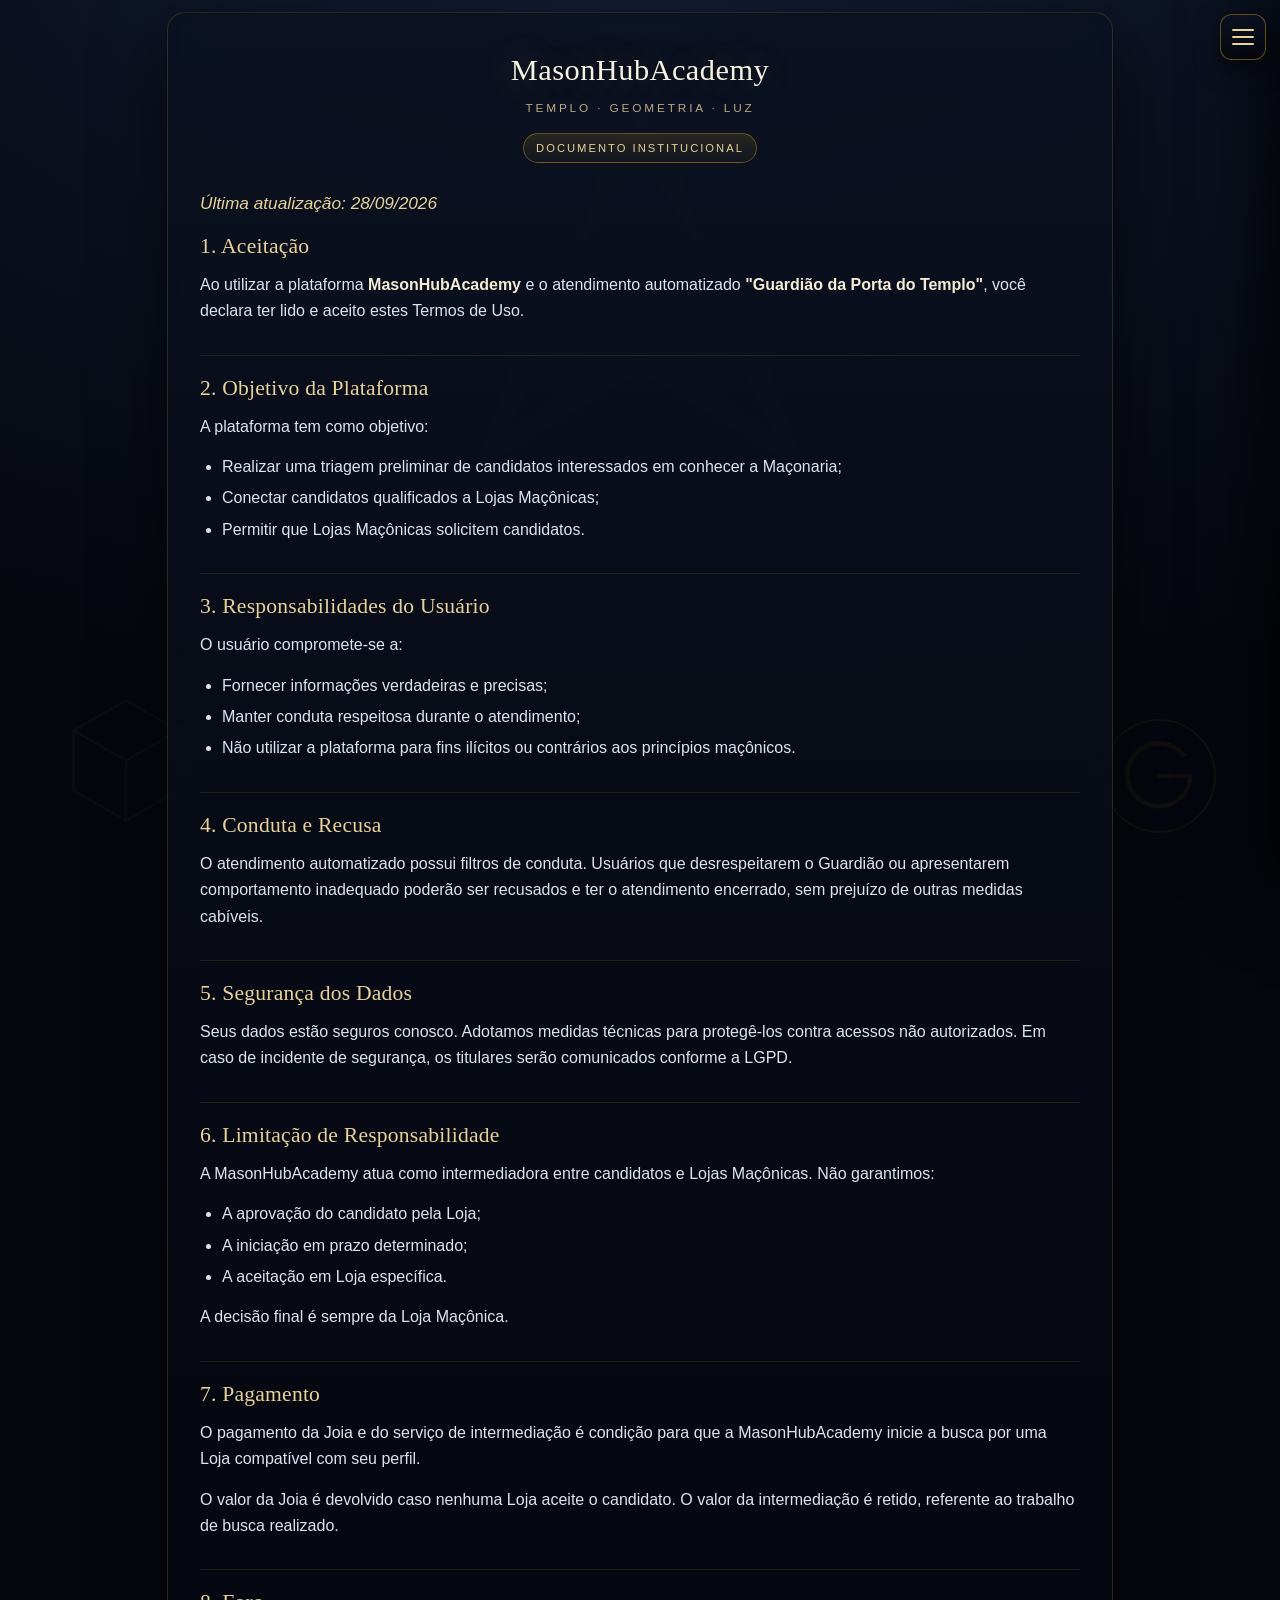
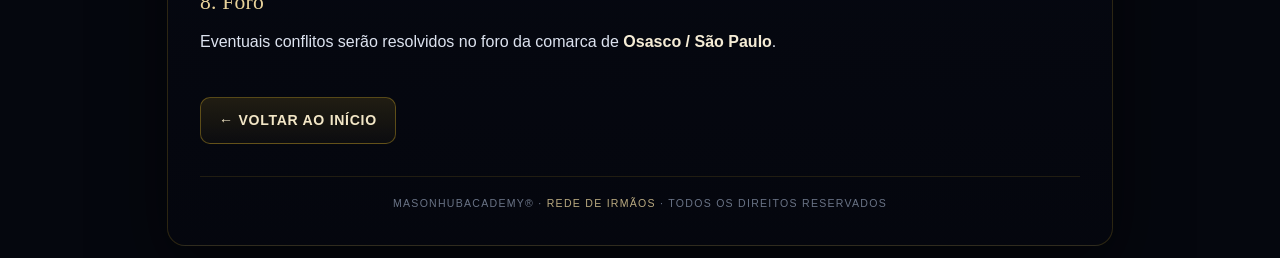
<file: termos-de-uso.html>
<!DOCTYPE html>
<html lang="pt-BR">
<head>
<meta charset="UTF-8">
<meta name="viewport" content="width=device-width, initial-scale=1.0, maximum-scale=1.0, user-scalable=no">
<meta name="color-scheme" content="dark">
<title>Termos de Uso — MasonHubAcademy</title>
<meta name="description" content="Termos de Uso da plataforma MasonHubAcademy e do atendimento automatizado Guardião da Porta do Templo.">
<meta name="robots" content="index,follow">
<link rel="icon" href="data:image/svg+xml,%3Csvg xmlns='http://www.w3.org/2000/svg' viewBox='0 0 100 100'%3E%3Ctext y='78' font-size='90'%3E%E2%9C%A6%3C/text%3E%3C/svg%3E">
<style>
  html, body { margin: 0; padding: 0; background: #05070e; -webkit-text-size-adjust: 100%; }
  body { padding: clamp(4px, 1.2vw, 12px); font-size: 16px; overflow-x: hidden; }
  #mha-bg {
    position: fixed; inset: 0; z-index: 0; pointer-events: none;
    background: radial-gradient(120% 90% at 50% -10%, #16203a 0%, #0b1120 42%, #05070e 100%);
    overflow: hidden;
  }
  #mha-bg svg { position: absolute; color: #c9a227; filter: drop-shadow(0 0 40px rgba(201,162,39,.15)); }
  #mha-bg .sym-compass { top: 2%; left: 50%; transform: translateX(-50%); width: clamp(260px, 45vw, 520px); height: auto; opacity: 0.05; }
  #mha-bg .sym-g { bottom: 6%; right: 4%; width: clamp(80px, 12vw, 140px); height: auto; opacity: 0.06; }
  #mha-bg .sym-ashlar { bottom: 8%; left: 4%; width: clamp(90px, 13vw, 150px); height: auto; opacity: 0.04; }

  #mha-page {
    position: relative; z-index: 1; width: 100%; max-width: 880px; margin: 0 auto;
    padding: clamp(14px, 3vw, 32px); border-radius: clamp(10px, 2.4vw, 18px);
    border: 1px solid rgba(201, 162, 39, .2);
    background: linear-gradient(180deg, rgba(11,17,32,.85), rgba(5,7,14,.92));
    backdrop-filter: blur(6px); -webkit-backdrop-filter: blur(6px);
    color: #e9edf7;
    font-family: -apple-system, BlinkMacSystemFont, "Segoe UI", Roboto, sans-serif;
    line-height: 1.65; box-shadow: 0 24px 70px rgba(0,0,0,.55);
    -webkit-font-smoothing: antialiased;
  }
  #mha-page * { box-sizing: border-box; }
  .mha-head { text-align: center; }
  .mha-brand { margin: 0; font-family: Georgia, serif; font-weight: 400;
    font-size: clamp(1.05rem, 5vw, 1.9rem); letter-spacing: .015em;
    color: #f7f2e4; text-shadow: 0 0 34px rgba(201,162,39,.28); }
  .mha-sub { margin: 4px 0 0; font-size: clamp(.58rem, 2vw, .74rem);
    letter-spacing: .24em; text-transform: uppercase; color: #b9a980; }
  .mha-badge { display: inline-block; margin: clamp(8px,2vw,14px) auto 0; padding: 5px 12px;
    border: 1px solid rgba(201,162,39,.42); border-radius: 999px;
    font-size: clamp(.55rem,1.9vw,.7rem); letter-spacing: .18em; text-transform: uppercase;
    color: #e8d29a; background: linear-gradient(180deg, rgba(201,162,39,.16), rgba(201,162,39,.03)); }
  .mha-content { font-size: clamp(.92rem, 2.7vw, 1rem); margin-top: clamp(18px,3vw,26px); }
  .mha-content > p:first-of-type { font-size: clamp(1rem, 3vw, 1.08rem); color: #e9edf7; }
  .mha-content h2 { font-family: Georgia, serif; font-weight: 400;
    font-size: clamp(1.05rem, 3.4vw, 1.35rem); line-height: 1.3;
    color: #e8d29a; margin: clamp(22px,3.6vw,30px) 0 clamp(8px,1.6vw,12px);
    padding-top: clamp(12px,2vw,18px);
    border-top: 1px solid rgba(201,162,39,.14); letter-spacing: .01em; }
  .mha-content h2:first-of-type { border-top: 0; padding-top: 0; margin-top: 0; }
  .mha-content p { margin: 0 0 clamp(10px,2vw,14px); color: #dde3f0; }
  .mha-content strong { color: #f5ecd6; font-weight: 600; }
  .mha-content em { color: #e8d29a; font-style: italic; }
  .mha-content ul { margin: 0 0 clamp(10px,2vw,14px); padding-left: 22px; color: #dde3f0; }
  .mha-content li { margin-bottom: 5px; }
  .mha-content a { color: #e8d29a; text-decoration: underline; text-underline-offset: 2px; word-break: break-word; }
  .mha-content a:hover { color: #fff; }
  .mha-back { display: inline-flex; align-items: center; gap: 6px;
    margin-top: clamp(20px,3vw,28px); padding: 11px 18px; border-radius: 10px;
    border: 1px solid rgba(201,162,39,.4);
    background: linear-gradient(180deg, rgba(201,162,39,.14), rgba(201,162,39,.04));
    color: #f2e6c6; text-decoration: none;
    font-size: clamp(.78rem,2.4vw,.88rem); font-weight: 600;
    letter-spacing: .05em; text-transform: uppercase;
    -webkit-tap-highlight-color: transparent; }
  .mha-back:hover { background: linear-gradient(180deg, rgba(201,162,39,.26), rgba(201,162,39,.10));
    border-color: rgba(232,210,154,.7); color: #fff; }
  .mha-foot { margin-top: clamp(20px,4vw,32px); padding-top: clamp(12px,2vw,18px);
    border-top: 1px solid rgba(201,162,39,.14); text-align: center;
    font-size: clamp(.58rem,1.8vw,.66rem); letter-spacing: .12em;
    text-transform: uppercase; color: rgba(154,166,191,.68); }
  .mha-foot a { color: #b9a980; text-decoration: none; }
  .mha-foot a:hover { color: #e8d29a; text-decoration: underline; text-underline-offset: 2px; }

  @media (max-width: 400px) {
    .mha-brand { font-size: clamp(.92rem, 5vw, 1.4rem); }
    .mha-sub { font-size: .56rem; letter-spacing: .18em; }
    .mha-badge { font-size: .52rem; padding: 4px 10px; letter-spacing: .14em; }
  }
</style>
<link rel="stylesheet" href="/menu.css">
</head>
<body>

<div id="mha-bg" aria-hidden="true">
  <svg class="sym-compass" viewBox="0 0 200 200" fill="none" stroke="currentColor" stroke-width="2.5" stroke-linecap="round" stroke-linejoin="round">
    <circle cx="100" cy="30" r="7"/>
    <path d="M100 37 L40 170"/>
    <path d="M100 37 L160 170"/>
    <path d="M40 170 L100 130 L160 170"/>
  </svg>
  <svg class="sym-g" viewBox="0 0 200 200" fill="none" stroke="currentColor" stroke-width="6" stroke-linecap="round" stroke-linejoin="round">
    <circle cx="100" cy="100" r="80" stroke-width="3"/>
    <path d="M135 70 A 45 45 0 1 0 145 100 L100 100"/>
  </svg>
  <svg class="sym-ashlar" viewBox="0 0 200 200" fill="none" stroke="currentColor" stroke-width="3" stroke-linejoin="round">
    <path d="M30 70 L100 30 L170 70 L170 150 L100 190 L30 150 Z"/>
    <path d="M30 70 L100 110 L170 70"/>
    <path d="M100 110 L100 190"/>
  </svg>
</div>

<div id="mha-menu-root"></div>

<article id="mha-page">
  <header class="mha-head">
    <h1 class="mha-brand">MasonHubAcademy</h1>
    <p class="mha-sub">Templo · Geometria · Luz</p>
    <div class="mha-badge">Documento Institucional</div>
  </header>

  <main class="mha-content">

    <p><em>Última atualização: 28/09/2026</em></p>

    <h2>1. Aceitação</h2>
    <p>Ao utilizar a plataforma <strong>MasonHubAcademy</strong> e o atendimento automatizado <strong>"Guardião da Porta do Templo"</strong>, você declara ter lido e aceito estes Termos de Uso.</p>

    <h2>2. Objetivo da Plataforma</h2>
    <p>A plataforma tem como objetivo:</p>
    <ul>
      <li>Realizar uma triagem preliminar de candidatos interessados em conhecer a Maçonaria;</li>
      <li>Conectar candidatos qualificados a Lojas Maçônicas;</li>
      <li>Permitir que Lojas Maçônicas solicitem candidatos.</li>
    </ul>

    <h2>3. Responsabilidades do Usuário</h2>
    <p>O usuário compromete-se a:</p>
    <ul>
      <li>Fornecer informações verdadeiras e precisas;</li>
      <li>Manter conduta respeitosa durante o atendimento;</li>
      <li>Não utilizar a plataforma para fins ilícitos ou contrários aos princípios maçônicos.</li>
    </ul>

    <h2>4. Conduta e Recusa</h2>
    <p>O atendimento automatizado possui filtros de conduta. Usuários que desrespeitarem o Guardião ou apresentarem comportamento inadequado poderão ser recusados e ter o atendimento encerrado, sem prejuízo de outras medidas cabíveis.</p>

    <h2>5. Segurança dos Dados</h2>
    <p>Seus dados estão seguros conosco. Adotamos medidas técnicas para protegê-los contra acessos não autorizados. Em caso de incidente de segurança, os titulares serão comunicados conforme a LGPD.</p>

    <h2>6. Limitação de Responsabilidade</h2>
    <p>A MasonHubAcademy atua como intermediadora entre candidatos e Lojas Maçônicas. Não garantimos:</p>
    <ul>
      <li>A aprovação do candidato pela Loja;</li>
      <li>A iniciação em prazo determinado;</li>
      <li>A aceitação em Loja específica.</li>
    </ul>
    <p>A decisão final é sempre da Loja Maçônica.</p>

    <h2>7. Pagamento</h2>
    <p>O pagamento da Joia e do serviço de intermediação é condição para que a MasonHubAcademy inicie a busca por uma Loja compatível com seu perfil.</p>
    <p>O valor da Joia é devolvido caso nenhuma Loja aceite o candidato. O valor da intermediação é retido, referente ao trabalho de busca realizado.</p>

    <h2>8. Foro</h2>
    <p>Eventuais conflitos serão resolvidos no foro da comarca de <strong>Osasco / São Paulo</strong>.</p>

  </main>

  <a href="/" class="mha-back">← Voltar ao início</a>

  <footer class="mha-foot">
    MasonHubAcademy® · <a href="/parceiros.html">Rede de Irmãos</a> · Todos os direitos reservados
  </footer>
</article>

<script src="/menu.js" defer></script>
</body>
</html>
</file>
<file: menu.css>
/* =========================================================
   MasonHubAcademy · Menu Sanduíche Compartilhado
   Fonte única de verdade. Não duplicar em páginas.
   ========================================================= */

.mha-menu-btn {
  position: fixed; top: 14px; right: 14px; z-index: 1000;
  width: 46px; height: 46px; padding: 0;
  border-radius: 12px;
  border: 1px solid rgba(201,162,39,.45);
  background: linear-gradient(180deg, rgba(11,17,32,.92), rgba(5,7,14,.92));
  backdrop-filter: blur(8px); -webkit-backdrop-filter: blur(8px);
  box-shadow: 0 8px 24px rgba(0,0,0,.5);
  cursor: pointer; display: flex; flex-direction: column;
  align-items: center; justify-content: center; gap: 5px;
  -webkit-tap-highlight-color: transparent;
  transition: border-color .2s, transform .15s;
}
.mha-menu-btn:hover { border-color: rgba(232,210,154,.75); }
.mha-menu-btn:active { transform: scale(.96); }
.mha-menu-btn:focus-visible { outline: 2px solid #e8d29a; outline-offset: 3px; }
.mha-menu-btn span {
  display: block; width: 22px; height: 2px; border-radius: 2px;
  background: #e8d29a;
  transition: transform .25s ease, opacity .2s ease;
}
.mha-menu-btn.is-open span:nth-child(1) { transform: translateY(7px) rotate(45deg); }
.mha-menu-btn.is-open span:nth-child(2) { opacity: 0; }
.mha-menu-btn.is-open span:nth-child(3) { transform: translateY(-7px) rotate(-45deg); }

.mha-menu-overlay {
  position: fixed; inset: 0; z-index: 998;
  background: rgba(5,7,14,.72);
  backdrop-filter: blur(3px); -webkit-backdrop-filter: blur(3px);
  opacity: 0; visibility: hidden;
  transition: opacity .25s ease, visibility .25s ease;
}
.mha-menu-overlay.is-open { opacity: 1; visibility: visible; }

.mha-menu-panel {
  position: fixed; top: 0; right: 0; bottom: 0; z-index: 999;
  width: min(88%, 340px); max-width: 100%;
  background: linear-gradient(180deg, #0f1628 0%, #080c17 100%);
  border-left: 1px solid rgba(201,162,39,.28);
  box-shadow: -20px 0 60px rgba(0,0,0,.7);
  transform: translateX(100%);
  transition: transform .3s cubic-bezier(.4,.0,.2,1);
  overflow-y: auto; -webkit-overflow-scrolling: touch;
  display: flex; flex-direction: column;
  padding: 22px 0 24px;
}
.mha-menu-panel.is-open { transform: translateX(0); }
.mha-menu-panel::-webkit-scrollbar { width: 6px; }
.mha-menu-panel::-webkit-scrollbar-thumb {
  background: rgba(201,162,39,.3); border-radius: 8px;
}

.mha-menu-head {
  padding: 0 22px 18px;
  border-bottom: 1px solid rgba(201,162,39,.18);
}
.mha-menu-head h2 {
  margin: 0; font-family: Georgia, serif; font-weight: 400;
  font-size: 1.15rem; color: #f7f2e4; letter-spacing: .01em;
  text-shadow: 0 0 24px rgba(201,162,39,.3);
}
.mha-menu-head p {
  margin: 4px 0 0; font-size: .62rem; letter-spacing: .22em;
  text-transform: uppercase; color: #b9a980;
}

.mha-menu-nav {
  display: flex; flex-direction: column;
  padding: 14px 0; margin: 0;
}
.mha-menu-nav a {
  display: flex; align-items: center; gap: 12px;
  padding: 13px 22px; color: #dde3f0; text-decoration: none;
  font-size: .95rem; font-weight: 500;
  border-left: 3px solid transparent;
  transition: background .18s, border-color .18s, color .18s;
  -webkit-tap-highlight-color: transparent;
}
.mha-menu-nav a::before {
  content: "✦"; color: rgba(232,210,154,.55);
  font-size: .82rem; flex: 0 0 auto;
}
.mha-menu-nav a:hover,
.mha-menu-nav a:focus-visible {
  background: rgba(201,162,39,.08);
  border-left-color: rgba(232,210,154,.7);
  color: #fff; outline: none;
}
.mha-menu-nav a.is-active {
  background: rgba(201,162,39,.13);
  border-left-color: #e8d29a;
  color: #f5ecd6; font-weight: 600;
}

.mha-menu-foot {
  margin-top: auto; padding: 18px 22px 0;
  border-top: 1px solid rgba(201,162,39,.15);
  font-size: .62rem; letter-spacing: .14em;
  text-transform: uppercase; color: rgba(154,166,191,.62);
  text-align: center;
}

@media (max-width: 400px) {
  .mha-menu-btn { top: 10px; right: 10px; width: 42px; height: 42px; }
  .mha-menu-panel { width: 92%; }
}

@media (prefers-reduced-motion: reduce) {
  .mha-menu-panel, .mha-menu-overlay,
  .mha-menu-btn, .mha-menu-btn span {
    animation: none; transition: none;
  }
}
</file>
